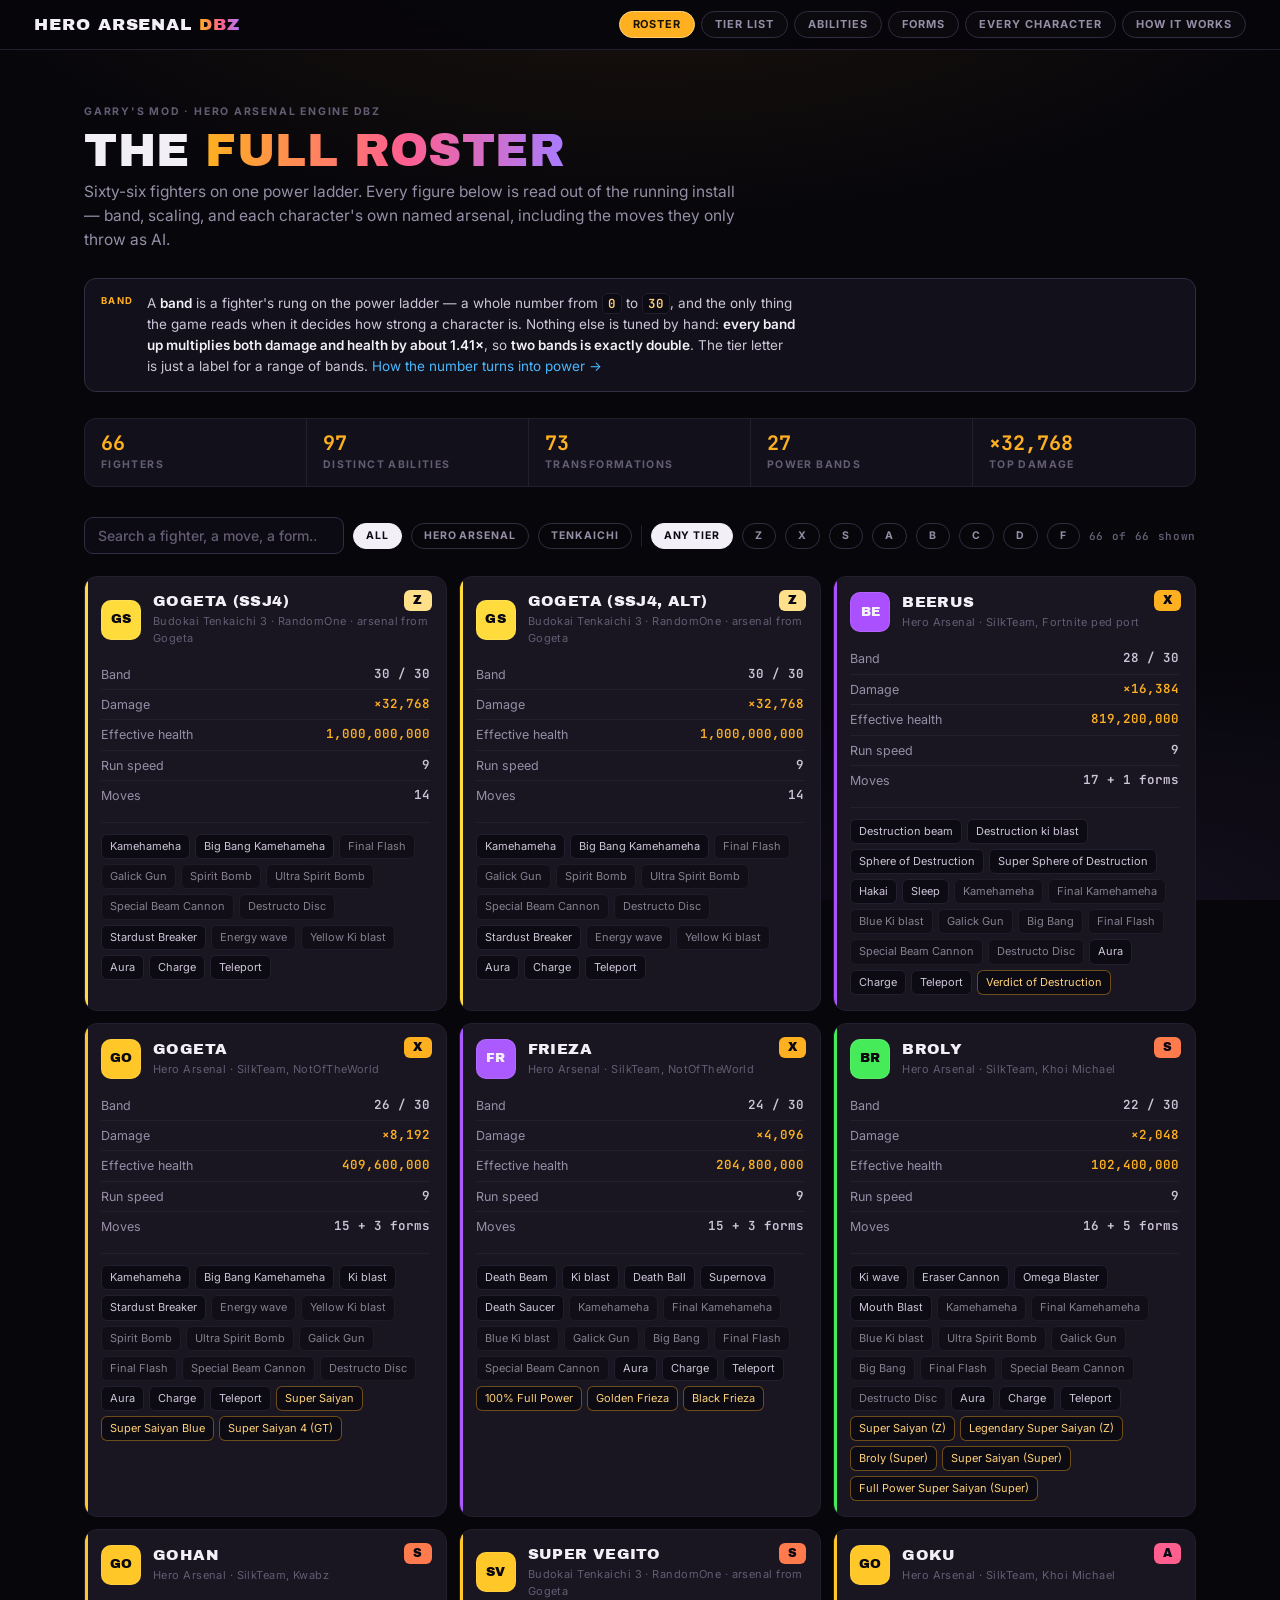
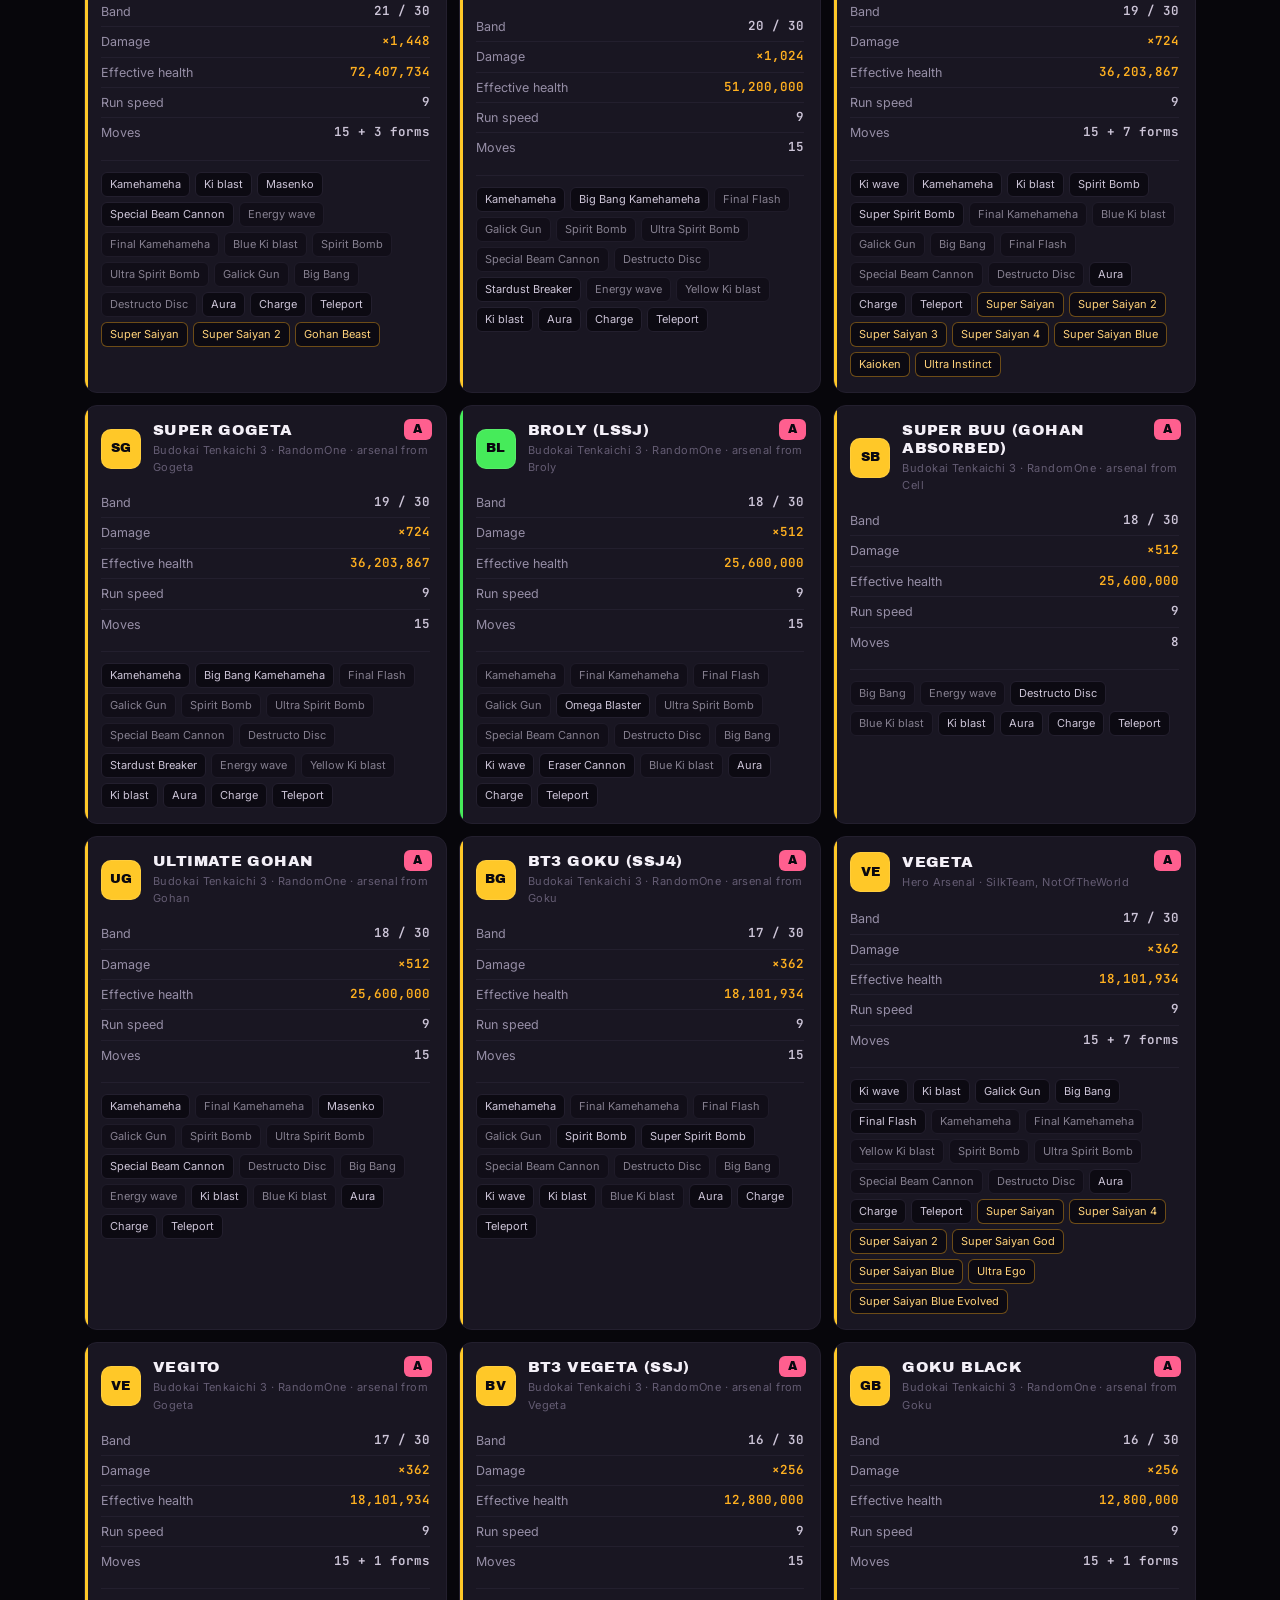
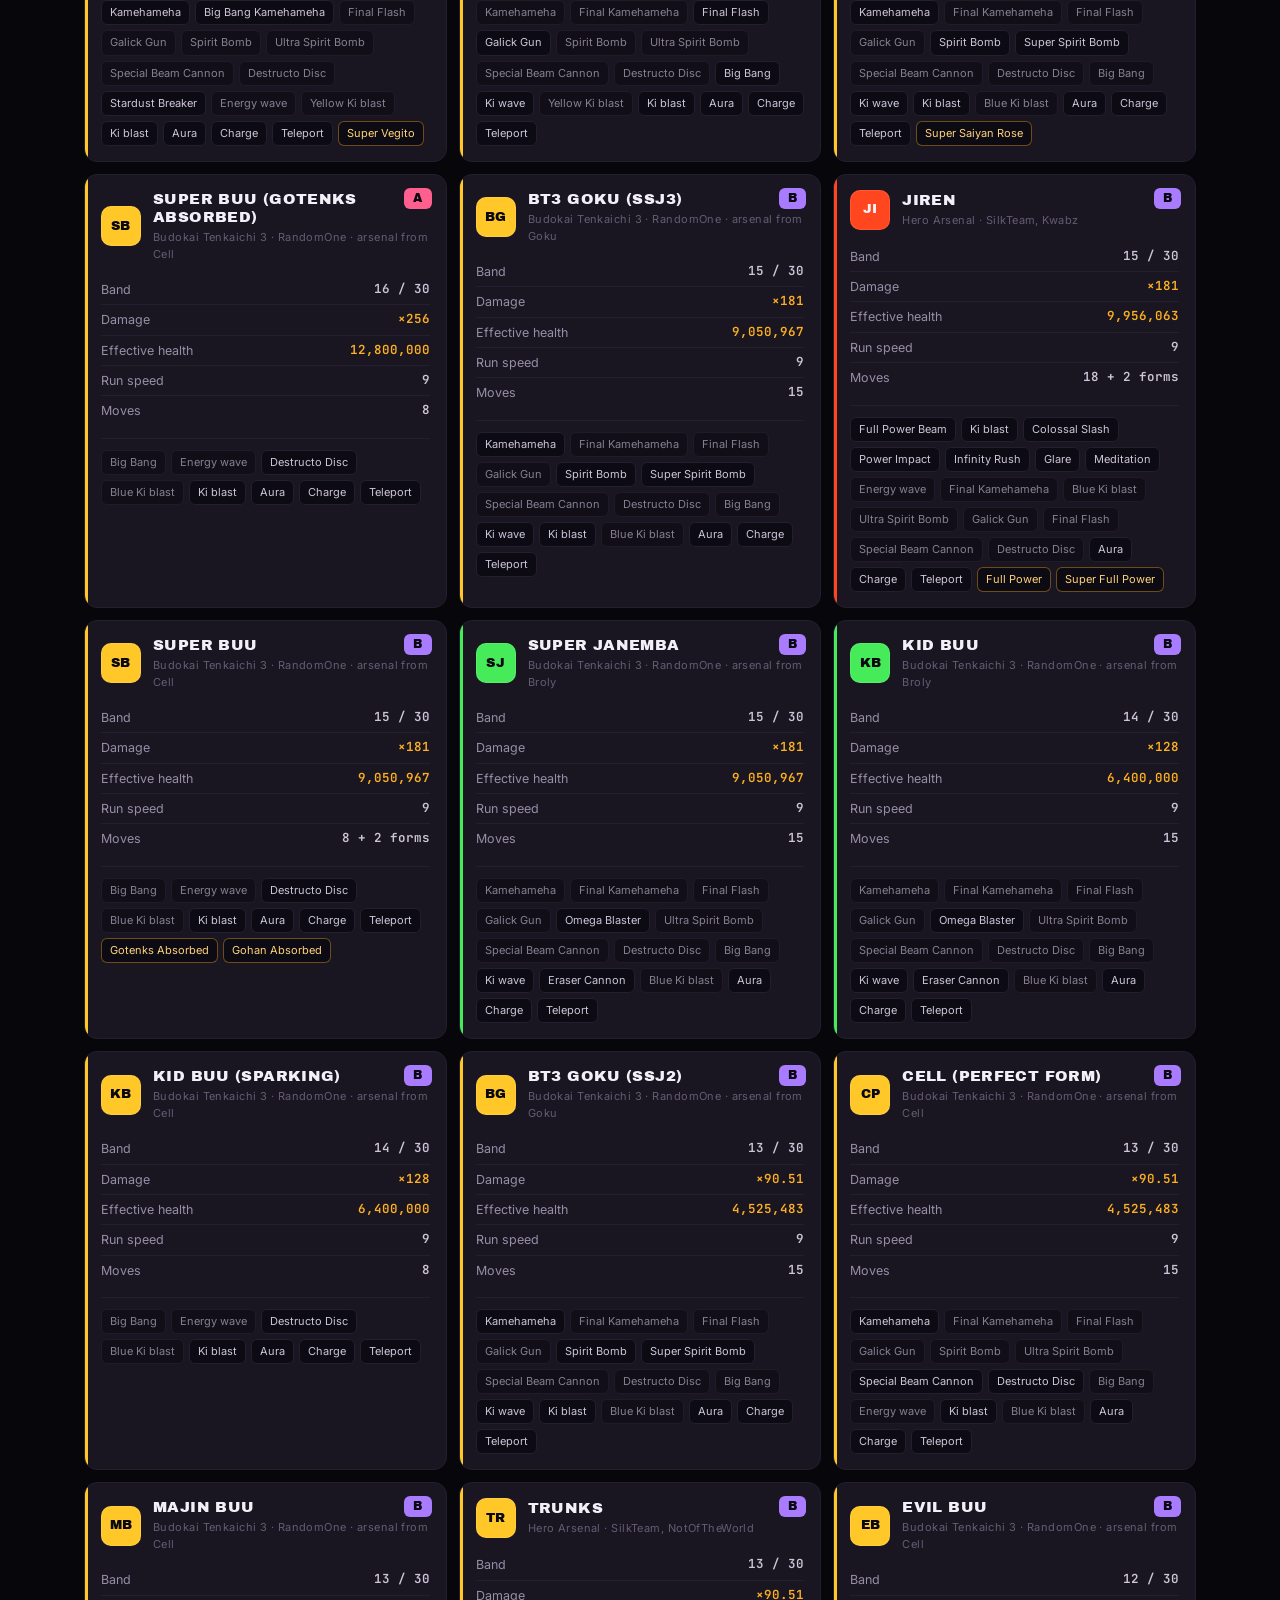
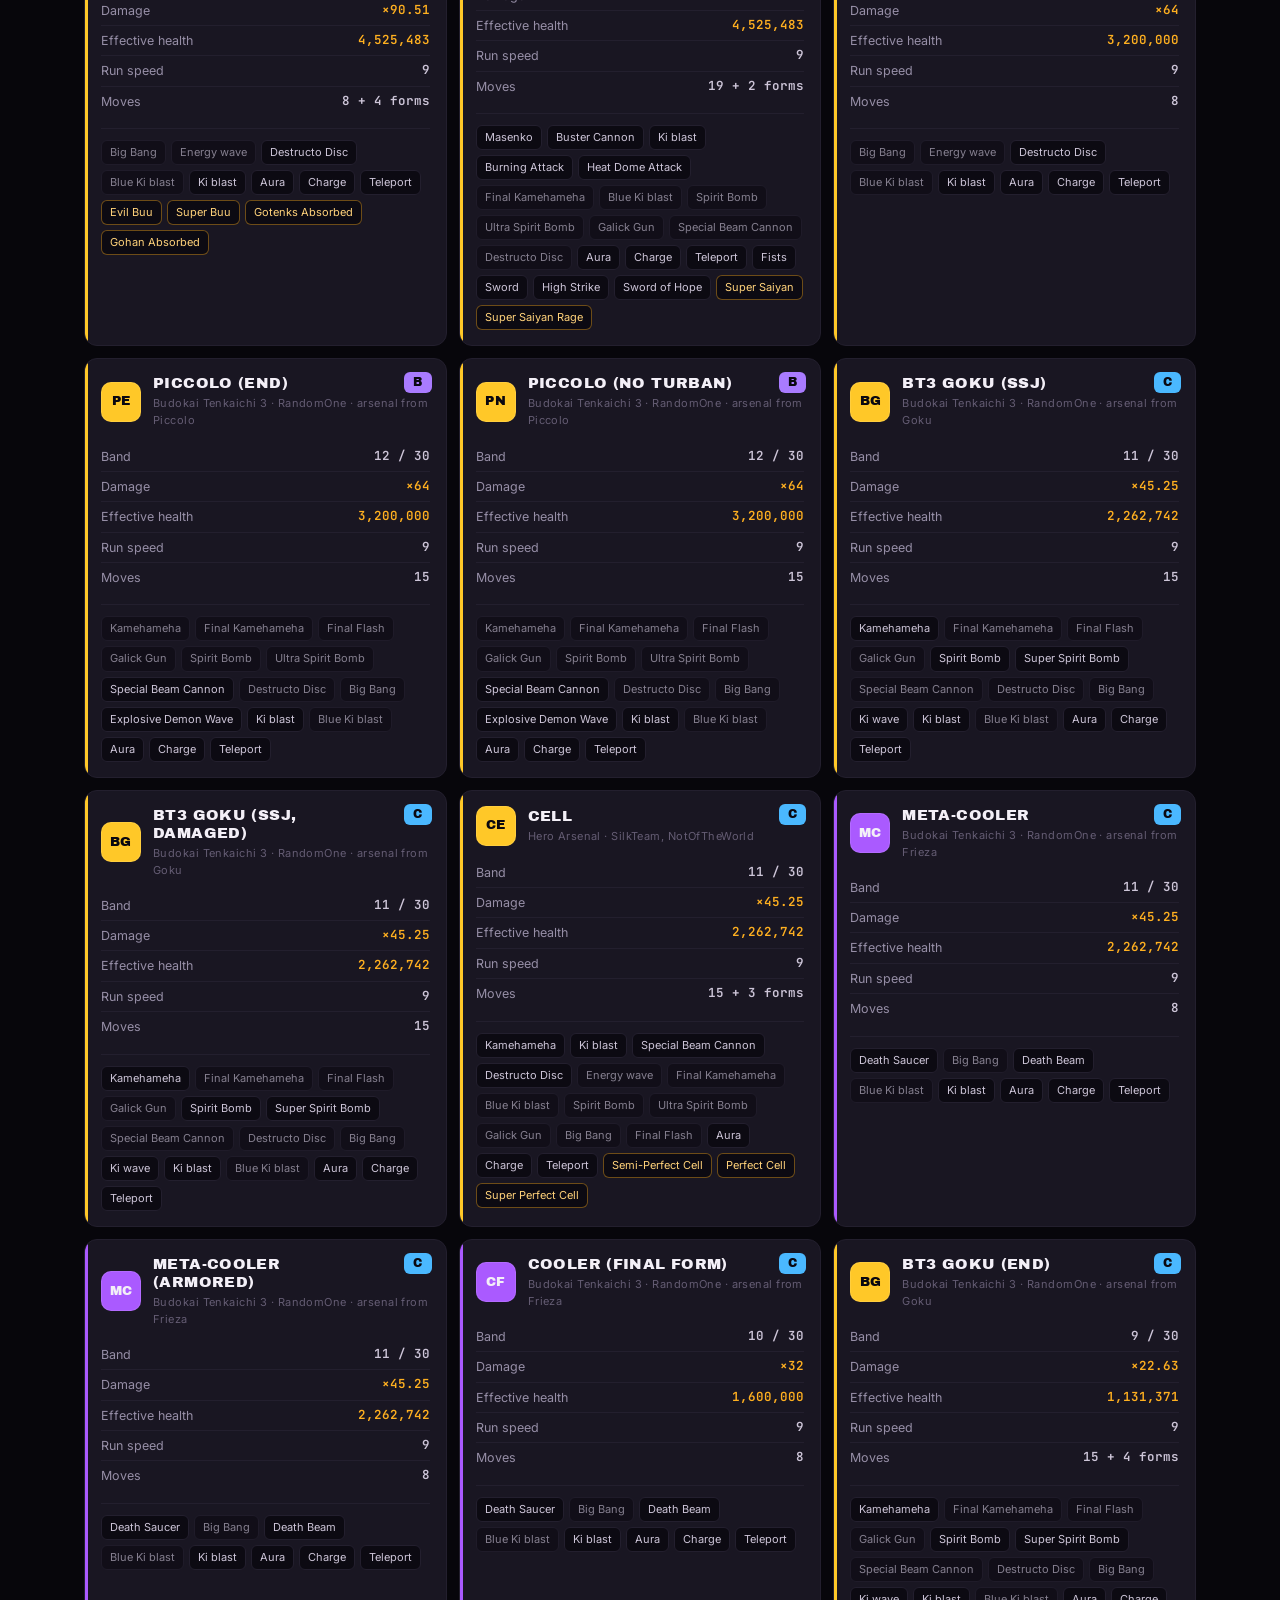
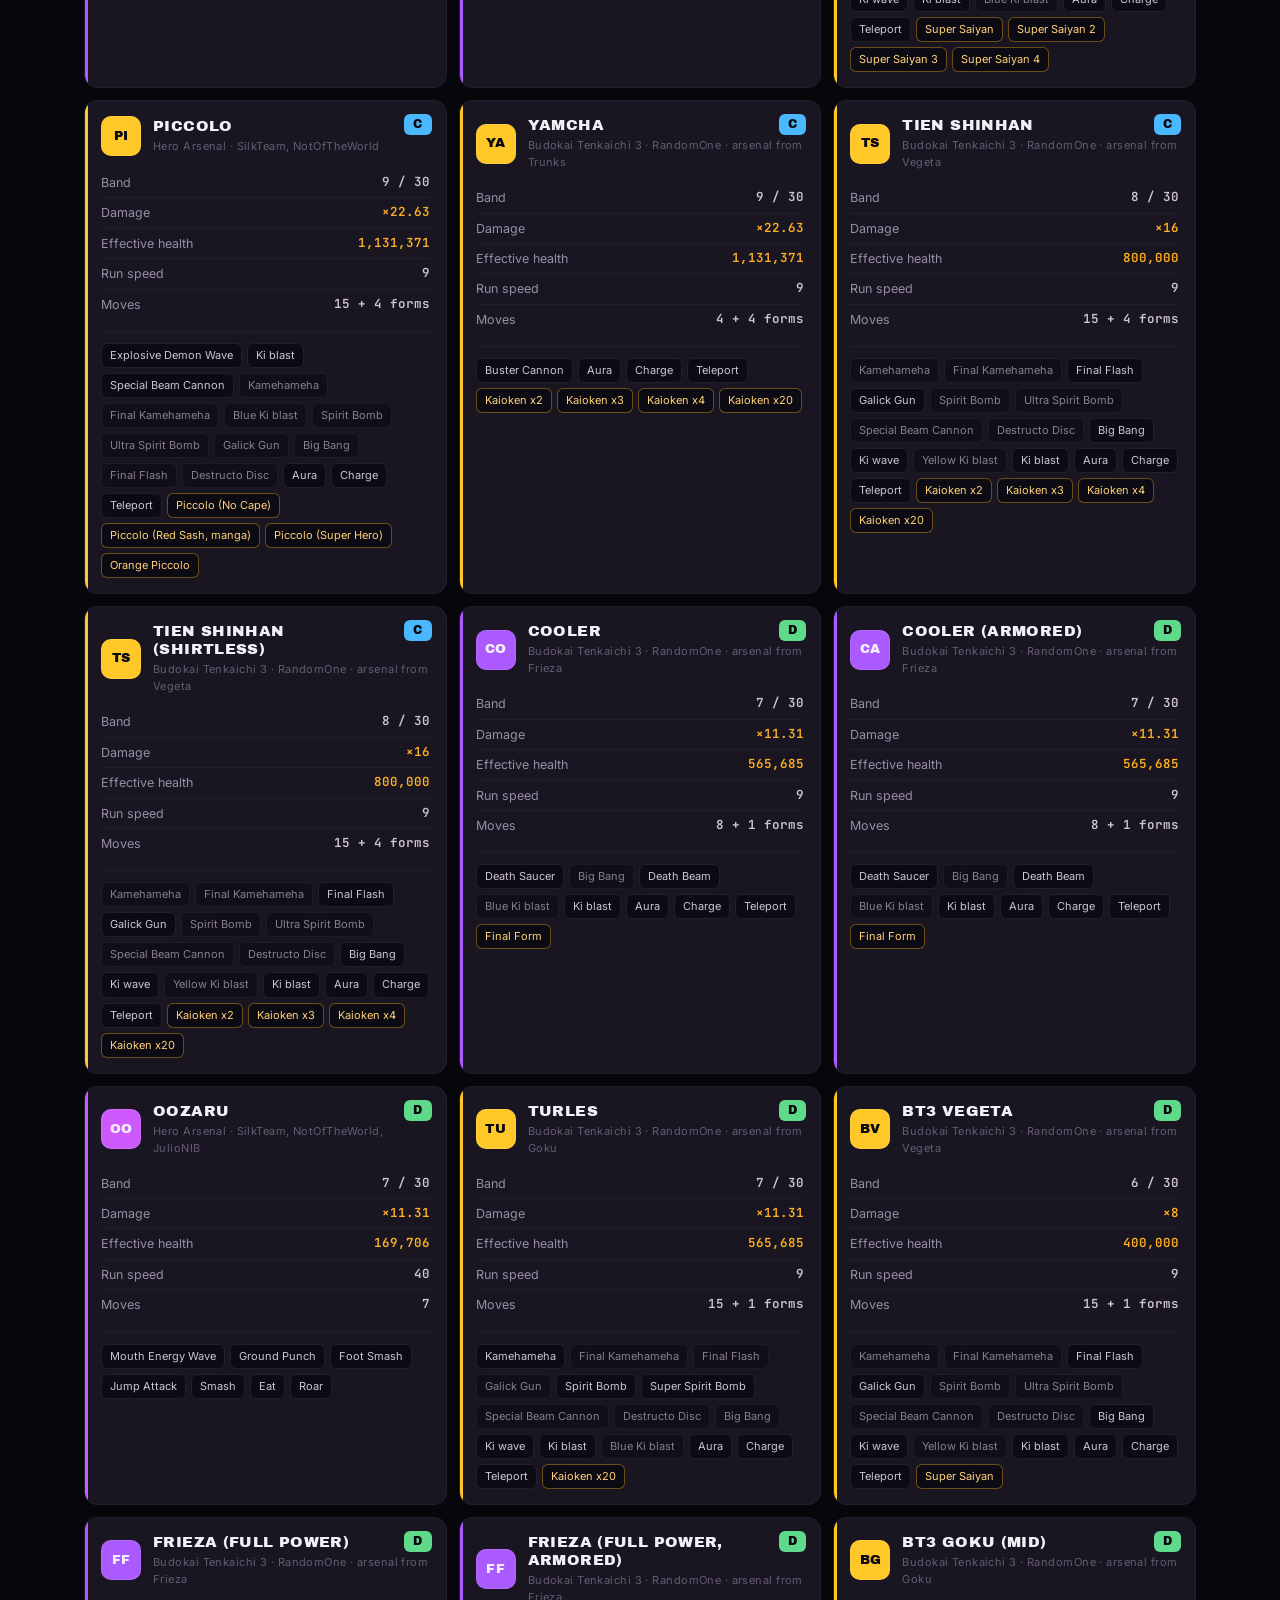
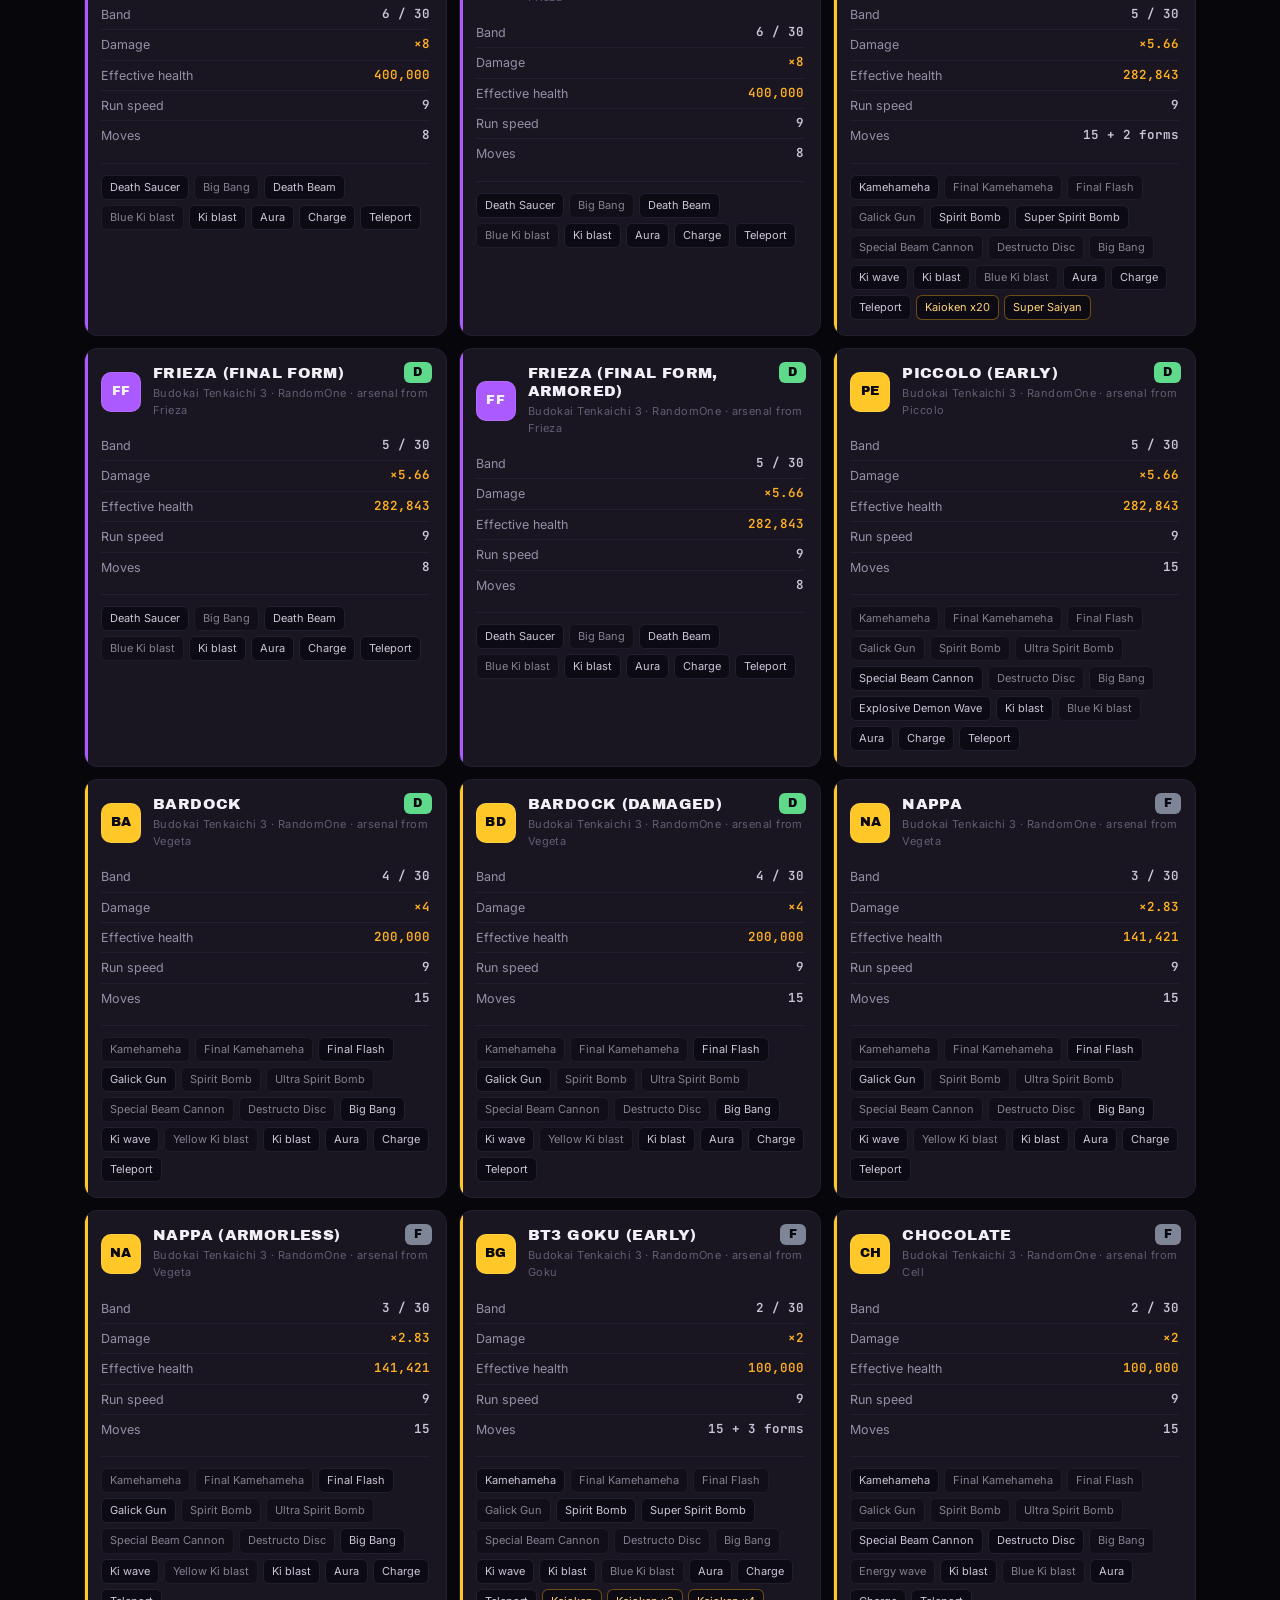
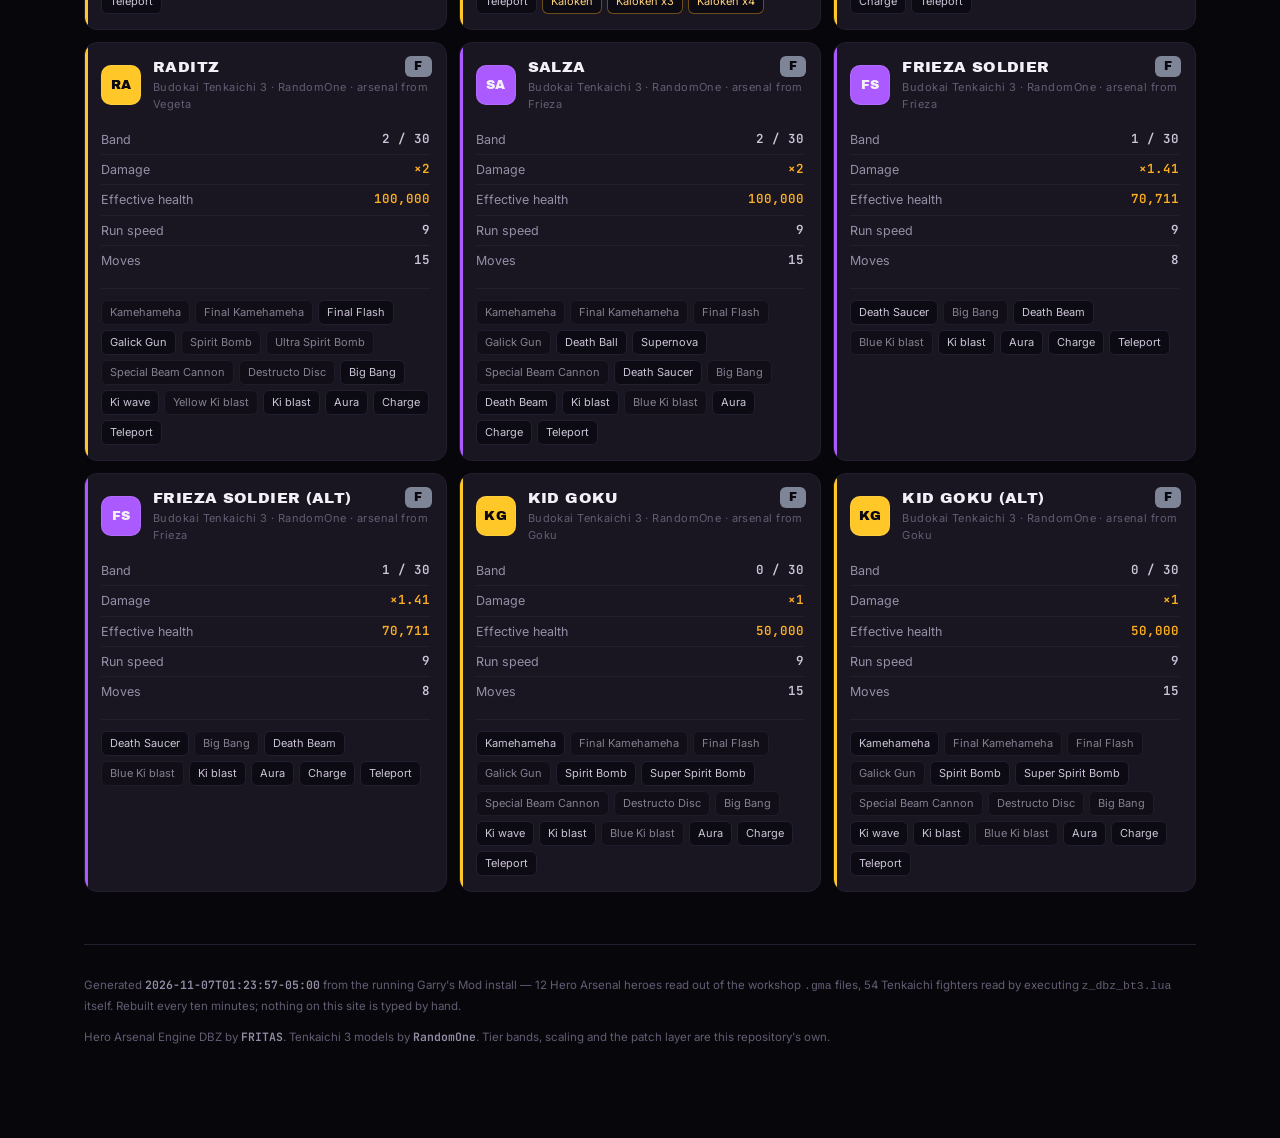
<file: docs/index.html>
<!doctype html>
<html lang="en" data-theme="dark">
<head>
<meta charset="utf-8">
<meta name="viewport" content="width=device-width,initial-scale=1">
<title>Hero Arsenal DBZ Roster</title>
<meta name="description" content="Every fighter, ability and tier in the Hero Arsenal DBZ roster, read straight out of the running Garry's Mod install.">
<meta name="color-scheme" content="dark">
<link rel="preconnect" href="https://fonts.gstatic.com" crossorigin>
<link rel="stylesheet" href="https://fonts.googleapis.com/css2?family=Archivo+Black&family=Inter:wght@400;500;600;700;800&family=JetBrains+Mono:wght@500;600;700&display=swap">
<style>/* ---------------------------------------------------------------------------
   Hero Arsenal DBZ -- one deliberately dark look.
   Palette is the roster's own: Super Saiyan gold is the accent because it is
   the colour the top of the ladder actually wears in game; Kamehameha blue
   carries the beams; Rose pink marks the danger figures. Neutrals are pushed
   violet rather than left pure grey so they sit under those three.
   Figures are set in a mono face on purpose -- this is a site about power
   levels, and the numbers have to line up in a column to be read.
--------------------------------------------------------------------------- */
:root{
  color-scheme:dark;
  --bg:#07060b; --bg-lift:#0c0a12; --panel:#12101a; --card:#191622;
  --line:#231f2e; --line-hi:#332c42;
  --ink:#f3eff7; --ink-2:#cdc5d8; --dim:#968ea6; --faint:#645c73;
  --ki:#ffb020; --ki-soft:#ffd27a; --beam:#4ab8ff; --rose:#ff5f8f;
  --namek:#5fd98a; --void:#a97bff;
  --grad:linear-gradient(90deg,var(--ki),var(--rose) 55%,var(--void));
  --display:'Archivo Black',Impact,'Haettenschweiler','Arial Narrow Bold',sans-serif;
  --body:Inter,ui-sans-serif,system-ui,-apple-system,'Segoe UI',sans-serif;
  --mono:'JetBrains Mono',ui-monospace,SFMono-Regular,Menlo,Consolas,monospace;
  --tierZ:#ffe08a; --tierX:#ffb020; --tierS:#ff7a4d; --tierA:#ff5f8f;
  --tierB:#a97bff; --tierC:#4ab8ff; --tierD:#5fd98a; --tierF:#7e8596;
}
*,*::before,*::after{box-sizing:border-box}
html{-webkit-text-size-adjust:100%}
body{
  margin:0;background:var(--bg);color:var(--ink);font-family:var(--body);
  font-size:15px;line-height:1.55;min-height:100vh;
  background-image:
    radial-gradient(ellipse 80% 50% at 50% -10%,rgba(255,176,32,.09),transparent 70%),
    radial-gradient(ellipse 60% 40% at 90% 100%,rgba(169,123,255,.07),transparent 70%);
  background-attachment:fixed;
}
img{max-width:100%;display:block}
a{color:var(--beam);text-decoration:none}
a:hover{text-decoration:underline}
:focus-visible{outline:2px solid var(--ki);outline-offset:2px;border-radius:4px}
@media (prefers-reduced-motion:reduce){*{animation:none!important;transition:none!important}}

/* --- bar ---------------------------------------------------------------- */
.bar{
  position:sticky;top:0;z-index:50;display:flex;align-items:center;
  gap:18px;flex-wrap:wrap;padding:11px clamp(14px,4vw,34px);
  background:rgba(7,6,11,.93);backdrop-filter:blur(14px);
  border-bottom:1px solid var(--line);
}
.brand{
  font:400 17px/1 var(--display);letter-spacing:.055em;text-transform:uppercase;
  white-space:nowrap;color:var(--ink);
}
.brand i{font-style:normal;background:var(--grad);-webkit-background-clip:text;background-clip:text;color:transparent}
.tabs{display:flex;gap:6px;flex-wrap:wrap;margin-left:auto}
.tabs a{
  padding:7px 13px;border-radius:999px;border:1px solid var(--line-hi);
  font:700 11px/1 var(--body);letter-spacing:.09em;text-transform:uppercase;
  color:var(--dim);background:rgba(255,255,255,.015);transition:color .14s,border-color .14s,background .14s;
}
.tabs a:hover{color:var(--ink);border-color:var(--faint);text-decoration:none}
.tabs a[aria-current="page"]{
  color:#1b1205;background:var(--ki);border-color:var(--ki-soft);
}

/* --- layout ------------------------------------------------------------- */
.wrap{max-width:1180px;margin:0 auto;padding:clamp(22px,4vw,46px) clamp(14px,4vw,34px) 80px}
.hd{margin:0 0 6px;font:400 clamp(28px,5.4vw,46px)/1.02 var(--display);
    letter-spacing:.012em;text-transform:uppercase;text-wrap:balance}
.hd em{font-style:normal;background:var(--grad);-webkit-background-clip:text;background-clip:text;color:transparent}
.sub{margin:0 0 26px;max-width:66ch;color:var(--dim);font-size:15.5px}
h2{margin:40px 0 14px;font:400 clamp(17px,2.6vw,21px)/1.15 var(--display);
   letter-spacing:.05em;text-transform:uppercase;color:var(--ink)}
h2:first-of-type{margin-top:28px}
.eyebrow{font:700 10.5px/1 var(--body);letter-spacing:.17em;text-transform:uppercase;color:var(--faint)}

/* --- meta strip --------------------------------------------------------- */
.strip{display:flex;flex-wrap:wrap;gap:0;margin:0 0 30px;
  border:1px solid var(--line);border-radius:12px;background:var(--panel);overflow:hidden}
.strip div{flex:1 1 128px;padding:13px 16px;border-right:1px solid var(--line)}
.strip div:last-child{border-right:0}
.strip b{display:block;font:400 20px/1.1 var(--mono);font-weight:700;color:var(--ki);
  font-variant-numeric:tabular-nums}
.strip span{display:block;margin-top:3px;font-size:10.5px;letter-spacing:.13em;
  text-transform:uppercase;color:var(--faint);font-weight:700}

/* --- controls ----------------------------------------------------------- */
.ctl{display:flex;gap:9px;flex-wrap:wrap;align-items:center;margin:0 0 22px}
.ctl input[type=search]{
  flex:1 1 230px;min-width:0;padding:9px 13px;border-radius:9px;
  border:1px solid var(--line-hi);background:var(--bg-lift);color:var(--ink);
  font:500 14px var(--body)}
.ctl input[type=search]::placeholder{color:var(--faint)}
.chip{
  padding:7px 12px;border-radius:999px;border:1px solid var(--line-hi);
  background:transparent;color:var(--dim);cursor:pointer;
  font:700 10.5px/1 var(--body);letter-spacing:.09em;text-transform:uppercase}
.chip:hover{color:var(--ink);border-color:var(--faint)}
.chip[aria-pressed="true"]{background:var(--ink);color:#0a0810;border-color:var(--ink)}
.count{margin-left:auto;font:600 11px var(--mono);color:var(--faint);
  letter-spacing:.06em;font-variant-numeric:tabular-nums}

/* --- sigil (a fighter's own aura colour, not decoration) ---------------- */
.sig{
  flex:none;display:grid;place-items:center;width:40px;height:40px;border-radius:10px;
  font:400 13px/1 var(--display);letter-spacing:.02em;color:#0a0810;
  background:var(--c,var(--ki));box-shadow:0 0 0 1px rgba(255,255,255,.1) inset;
}
.sig.sm{width:28px;height:28px;border-radius:8px;font-size:10px}

/* --- cards -------------------------------------------------------------- */
.grid{display:grid;gap:12px;grid-template-columns:repeat(auto-fill,minmax(285px,1fr))}
.card{
  border:1px solid var(--line);border-radius:13px;background:var(--card);
  padding:15px 16px;position:relative;overflow:hidden}
.card::before{content:"";position:absolute;inset:0 auto 0 0;width:3px;background:var(--c,var(--line-hi))}
.card h3{margin:0;font:400 15px/1.2 var(--display);letter-spacing:.025em;
  text-transform:uppercase;padding-right:46px}
/* The tier list links straight at a roster card, so say which one arrived:
   clear the sticky bar, then hold a ring on it long enough to be seen. */
.card[id]{scroll-margin-top:84px}
.card:target{border-color:var(--c,var(--ki));box-shadow:0 0 0 1px var(--c,var(--ki)),0 0 34px -8px var(--c,var(--ki))}
.card:target::before{width:5px}
/* No smooth-scroll here on purpose: a tier-list link can be sixty cards
   away, and animating that far reads as the page having lost its place. */
.card .top{display:flex;gap:12px;align-items:center;margin-bottom:12px}
.card .top>div{min-width:0;flex:1}
.card .who{margin-top:3px;font-size:11px;color:var(--faint);letter-spacing:.04em}
.tag{
  position:absolute;top:13px;right:14px;padding:3px 9px;border-radius:6px;
  font:400 12px/1.25 var(--display);letter-spacing:.04em;color:#0a0810;background:var(--t,var(--ki))}
.rows{display:grid;gap:0;margin:0;font-size:12.5px}
.rows div{display:flex;justify-content:space-between;gap:12px;
  padding:5px 0;border-top:1px solid var(--line)}
.rows div:first-child{border-top:0}
.rows dt,.rows span:first-child{color:var(--dim)}
.rows b{font:600 12.5px var(--mono);color:var(--ink-2);font-variant-numeric:tabular-nums;
  text-align:right;white-space:nowrap}
.rows b.hi{color:var(--ki)}
.moves{margin:12px 0 0;padding:11px 0 0;border-top:1px solid var(--line);
  display:flex;flex-wrap:wrap;gap:5px}
.mv{padding:3px 8px;border-radius:6px;background:var(--bg-lift);
  border:1px solid var(--line);font-size:11px;color:var(--ink-2);white-space:nowrap}
.mv.form{border-color:rgba(255,176,32,.4);color:var(--ki-soft)}
.mv.borrowed{opacity:.6}

/* --- tier rows ---------------------------------------------------------- */
.tier{display:flex;margin:0 0 11px;border:1px solid var(--line);border-radius:13px;
  background:var(--panel);overflow:hidden;min-height:84px}
.tier .let{
  flex:none;width:78px;display:grid;place-content:center;gap:2px;text-align:center;
  background:var(--t);color:#0a0810;padding:10px 4px}
.tier .let b{font:400 32px/1 var(--display);letter-spacing:.01em}
.tier .let span{font:700 9.5px/1 var(--body);letter-spacing:.1em;text-transform:uppercase;opacity:.72}
.tier .body{flex:1;min-width:0;padding:11px 14px;display:flex;flex-direction:column;gap:9px}
.tier .note{font-size:11.5px;color:var(--dim)}
.tier .note b{color:var(--ink-2);font:600 11.5px var(--mono)}
.tier .mem{display:flex;flex-wrap:wrap;gap:6px}
.tier .empty{color:var(--faint);font-size:12px;font-style:italic}
.fchip{
  display:flex;align-items:center;gap:7px;padding:4px 10px 4px 4px;border-radius:999px;
  background:var(--bg-lift);border:1px solid var(--line);font-size:12.5px;color:var(--ink-2);
  max-width:100%}
.fchip:hover{border-color:var(--faint);text-decoration:none;color:var(--ink)}
.fchip .nm{white-space:nowrap;overflow:hidden;text-overflow:ellipsis}
.fchip .bd{font:600 10.5px var(--mono);color:var(--faint);font-variant-numeric:tabular-nums}

/* --- tables ------------------------------------------------------------- */
.tscroll{overflow-x:auto;border:1px solid var(--line);border-radius:12px;background:var(--panel)}
table{border-collapse:collapse;width:100%;font-size:13px;min-width:580px}
th,td{padding:9px 13px;text-align:left;border-bottom:1px solid var(--line);vertical-align:top}
th{font:700 10px var(--body);letter-spacing:.12em;text-transform:uppercase;
  color:var(--faint);background:var(--bg-lift);position:sticky;top:0;white-space:nowrap}
tr:last-child td{border-bottom:0}
td.n{font:600 13px var(--mono);font-variant-numeric:tabular-nums;text-align:right;white-space:nowrap}
tbody tr:hover td{background:rgba(255,255,255,.018)}

/* --- prose -------------------------------------------------------------- */
.prose{max-width:68ch}
.prose p{margin:0 0 14px;color:var(--ink-2)}
.prose code{font:600 12.5px var(--mono);background:var(--bg-lift);
  border:1px solid var(--line);border-radius:5px;padding:1px 5px;color:var(--ki-soft)}
.prose ul{margin:0 0 16px;padding-left:20px;color:var(--ink-2)}
.prose li{margin:0 0 7px}
.panel{border:1px solid var(--line);border-radius:12px;background:var(--panel);
  padding:16px 18px;margin:0 0 18px}
.foot{margin-top:52px;padding-top:18px;border-top:1px solid var(--line);
  color:var(--faint);font-size:11.5px;line-height:1.75}
.foot b{color:var(--dim);font-family:var(--mono);font-weight:600}
.hidden{display:none!important}

@media (max-width:700px){
  .bar{gap:10px;padding:9px 13px}
  .tabs{margin-left:0;width:100%;overflow-x:auto;flex-wrap:nowrap;
    scrollbar-width:none;-webkit-overflow-scrolling:touch}
  .tabs::-webkit-scrollbar{display:none}
  .tabs a{flex:none}
  .tier .let{width:58px}
  .tier .let b{font-size:25px}
  .strip div{flex:1 1 50%}
  .count{margin-left:0;width:100%}
}

/* --- the census: every character installed, grouped by the pack that -----
   shipped it.  Deliberately NOT the roster card treatment: these are a
   thousand-plus names with almost nothing declared about them, so the unit
   is a dense pill, and the pack header carries what little provenance the
   .gma archive actually knows. */
.pack{margin:0 0 10px;border:1px solid var(--line);border-radius:12px;
  background:var(--panel);overflow:hidden}
.pack>h3{display:flex;align-items:baseline;gap:10px;flex-wrap:wrap;margin:0;
  padding:10px 14px;border-bottom:1px solid var(--line);background:var(--bg-lift);
  font:400 13.5px/1.25 var(--display);letter-spacing:.02em;color:var(--ink)}
.pack>h3 a{font:600 10.5px var(--mono);color:var(--faint)}
.pack>h3 .cnt{margin-left:auto;font:700 9.5px var(--body);letter-spacing:.11em;
  text-transform:uppercase;color:var(--faint);white-space:nowrap}
.pack .mem{display:flex;flex-wrap:wrap;gap:6px;padding:12px 14px}
.nchip{display:flex;align-items:center;gap:7px;max-width:100%;
  padding:4px 10px;border-radius:999px;background:var(--bg-lift);
  border:1px solid var(--line);font-size:12.5px;color:var(--ink-2)}
.nchip .dot{flex:none;width:7px;height:7px;border-radius:50%;background:var(--f)}
.nchip .nm{white-space:nowrap;overflow:hidden;text-overflow:ellipsis}
.nchip .hp{font:600 10.5px var(--mono);color:var(--faint);
  font-variant-numeric:tabular-nums}
/* A pack that never declared PrintName gets its class name title-cased, and
   says so rather than passing the guess off as the author's own wording. */
.nchip.guessed .nm{font-style:italic;color:var(--dim)}

/* --- the band explainer ------------------------------------------------- */
.define{display:flex;gap:14px;align-items:flex-start;margin:0 0 26px;padding:14px 16px;
  border:1px solid var(--line-hi);border-radius:12px;background:var(--panel)}
.define .k{flex:none;font:700 9.5px/1 var(--body);letter-spacing:.14em;
  text-transform:uppercase;color:var(--ki);padding-top:3px}
.define p{margin:0;font-size:13.5px;color:var(--ink-2);max-width:72ch}
.define b{color:var(--ink);font-weight:600}
.define code{font:600 12.5px var(--mono);background:var(--bg-lift);
  border:1px solid var(--line);border-radius:5px;padding:1px 5px;color:var(--ki-soft)}
h2[id]{scroll-margin-top:84px}
/* Which of a pack's twenty same-named classes this pill actually is. */
.nchip .var{font:600 10px var(--mono);color:var(--void);opacity:.85;
  white-space:nowrap;max-width:14ch;overflow:hidden;text-overflow:ellipsis}
</style>
</head>
<body>
<header class="bar">
  <span class="brand">Hero Arsenal <i>DBZ</i></span>
  <nav class="tabs" aria-label="Sections"><a href="index.html" aria-current="page">Roster</a><a href="tiers.html">Tier List</a><a href="abilities.html">Abilities</a><a href="forms.html">Forms</a><a href="characters.html">Every Character</a><a href="about.html">How It Works</a></nav>
</header>
<main class="wrap">
<p class="eyebrow">Garry&#39;s Mod &middot; Hero Arsenal Engine DBZ</p>
<h1 class="hd">The <em>full roster</em></h1>
<p class="sub">Sixty-six fighters on one power ladder. Every figure below is
read out of the running install &mdash; band, scaling, and each character&#39;s
own named arsenal, including the moves they only throw as AI.</p>
<section class="define">
<span class="k">Band</span>
<p>A <b>band</b> is a fighter&#39;s rung on the power ladder &mdash; a whole
number from <code>0</code> to <code>30</code>, and the only thing the game
reads when it decides how strong a character is. Nothing else is tuned by
hand: <b>every band up multiplies both damage and health by about
1.41&times;</b>, so <b>two bands is exactly double</b>. The
tier letter is just a label for a range of bands.
<a href="tiers.html#band">How the number turns into power &rarr;</a></p>
</section>
<section class="strip"><div><b>66</b><span>fighters</span></div><div><b>97</b><span>distinct abilities</span></div><div><b>73</b><span>transformations</span></div><div><b>27</b><span>power bands</span></div><div><b>×32,768</b><span>top damage</span></div></section>
<div class="ctl">
  <input type="search" id="q" placeholder="Search a fighter, a move, a form&hellip;" aria-label="Search fighters">
  <button class="chip" data-k="src" data-v="" aria-pressed="true">All</button>
  <button class="chip" data-k="src" data-v="fritas">Hero Arsenal</button>
  <button class="chip" data-k="src" data-v="bt3">Tenkaichi</button>
  <span style="width:1px;height:22px;background:var(--line)"></span>
  <button class="chip" data-k="tier" data-v="" aria-pressed="true">Any tier</button>
  <button class="chip" data-k="tier" data-v="Z">Z</button><button class="chip" data-k="tier" data-v="X">X</button><button class="chip" data-k="tier" data-v="S">S</button><button class="chip" data-k="tier" data-v="A">A</button><button class="chip" data-k="tier" data-v="B">B</button><button class="chip" data-k="tier" data-v="C">C</button><button class="chip" data-k="tier" data-v="D">D</button><button class="chip" data-k="tier" data-v="F">F</button>
  <span class="count" id="count" role="status"></span>
</div>
<div class="grid"><article class="card" id="bt3_gogeta_ssj4"
  style="--c:rgb(255,220,60)" data-s="gogeta (ssj4) budokai tenkaichi 3 z kamehameha big bang kamehameha final flash galick gun spirit bomb ultra spirit bomb special beam cannon destructo disc stardust breaker energy wave yellow ki blast aura charge teleport"
  data-src="bt3" data-tier="Z">
  <span class="tag" style="--t:var(--tierZ)">Z</span>
  <div class="top"><span class="sig" style="--c:rgb(255,220,60);color:#0a0810" aria-hidden="true">GS</span><div><h3>Gogeta (SSJ4)</h3>
    <div class="who">Budokai Tenkaichi 3 &middot; RandomOne &middot; arsenal from Gogeta</div></div></div>
  <div class="rows"><div><span>Band</span><b>30 / 30</b></div><div><span>Damage</span><b class="hi">×32,768</b></div><div><span>Effective health</span><b class="hi">1,000,000,000</b></div><div><span>Run speed</span><b>9</b></div><div><span>Moves</span><b>14</b></div></div>
  <div class="moves"><span class="mv" title="Beam">Kamehameha</span><span class="mv" title="Beam">Big Bang Kamehameha</span><span class="mv borrowed" title="Beam">Final Flash</span><span class="mv borrowed" title="Beam">Galick Gun</span><span class="mv borrowed" title="Projectile">Spirit Bomb</span><span class="mv borrowed" title="Projectile">Ultra Spirit Bomb</span><span class="mv borrowed" title="Beam">Special Beam Cannon</span><span class="mv borrowed" title="Projectile">Destructo Disc</span><span class="mv" title="Projectile">Stardust Breaker</span><span class="mv borrowed" title="Beam">Energy wave</span><span class="mv borrowed" title="Projectile">Yellow Ki blast</span><span class="mv" title="Toggle">Aura</span><span class="mv" title="Buff">Charge</span><span class="mv" title="Movement">Teleport</span></div>
</article><article class="card" id="bt3_gogeta_ssj4_alt"
  style="--c:rgb(255,220,60)" data-s="gogeta (ssj4, alt) budokai tenkaichi 3 z kamehameha big bang kamehameha final flash galick gun spirit bomb ultra spirit bomb special beam cannon destructo disc stardust breaker energy wave yellow ki blast aura charge teleport"
  data-src="bt3" data-tier="Z">
  <span class="tag" style="--t:var(--tierZ)">Z</span>
  <div class="top"><span class="sig" style="--c:rgb(255,220,60);color:#0a0810" aria-hidden="true">GS</span><div><h3>Gogeta (SSJ4, Alt)</h3>
    <div class="who">Budokai Tenkaichi 3 &middot; RandomOne &middot; arsenal from Gogeta</div></div></div>
  <div class="rows"><div><span>Band</span><b>30 / 30</b></div><div><span>Damage</span><b class="hi">×32,768</b></div><div><span>Effective health</span><b class="hi">1,000,000,000</b></div><div><span>Run speed</span><b>9</b></div><div><span>Moves</span><b>14</b></div></div>
  <div class="moves"><span class="mv" title="Beam">Kamehameha</span><span class="mv" title="Beam">Big Bang Kamehameha</span><span class="mv borrowed" title="Beam">Final Flash</span><span class="mv borrowed" title="Beam">Galick Gun</span><span class="mv borrowed" title="Projectile">Spirit Bomb</span><span class="mv borrowed" title="Projectile">Ultra Spirit Bomb</span><span class="mv borrowed" title="Beam">Special Beam Cannon</span><span class="mv borrowed" title="Projectile">Destructo Disc</span><span class="mv" title="Projectile">Stardust Breaker</span><span class="mv borrowed" title="Beam">Energy wave</span><span class="mv borrowed" title="Projectile">Yellow Ki blast</span><span class="mv" title="Toggle">Aura</span><span class="mv" title="Buff">Charge</span><span class="mv" title="Movement">Teleport</span></div>
</article><article class="card" id="beerus_dbz"
  style="--c:rgb(170,80,255)" data-s="beerus hero arsenal x destruction beam destruction ki blast sphere of destruction super sphere of destruction hakai sleep kamehameha final kamehameha blue ki blast galick gun big bang final flash special beam cannon destructo disc aura charge teleport verdict of destruction"
  data-src="fritas" data-tier="X">
  <span class="tag" style="--t:var(--tierX)">X</span>
  <div class="top"><span class="sig" style="--c:rgb(170,80,255);color:#f3eff7" aria-hidden="true">BE</span><div><h3>Beerus</h3>
    <div class="who">Hero Arsenal &middot; SilkTeam, Fortnite ped port</div></div></div>
  <div class="rows"><div><span>Band</span><b>28 / 30</b></div><div><span>Damage</span><b class="hi">×16,384</b></div><div><span>Effective health</span><b class="hi">819,200,000</b></div><div><span>Run speed</span><b>9</b></div><div><span>Moves</span><b>17 + 1 forms</b></div></div>
  <div class="moves"><span class="mv" title="Beam">Destruction beam</span><span class="mv" title="Projectile">Destruction ki blast</span><span class="mv" title="Projectile">Sphere of Destruction</span><span class="mv" title="Projectile">Super Sphere of Destruction</span><span class="mv" title="Erasure">Hakai</span><span class="mv" title="Buff">Sleep</span><span class="mv borrowed" title="Beam">Kamehameha</span><span class="mv borrowed" title="Beam">Final Kamehameha</span><span class="mv borrowed" title="Projectile">Blue Ki blast</span><span class="mv borrowed" title="Beam">Galick Gun</span><span class="mv borrowed" title="Projectile">Big Bang</span><span class="mv borrowed" title="Beam">Final Flash</span><span class="mv borrowed" title="Beam">Special Beam Cannon</span><span class="mv borrowed" title="Projectile">Destructo Disc</span><span class="mv" title="Toggle">Aura</span><span class="mv" title="Buff">Charge</span><span class="mv" title="Movement">Teleport</span><span class="mv form">Verdict of Destruction</span></div>
</article><article class="card" id="gogeta_dbz"
  style="--c:rgb(255,200,40)" data-s="gogeta hero arsenal x kamehameha big bang kamehameha ki blast stardust breaker energy wave yellow ki blast spirit bomb ultra spirit bomb galick gun final flash special beam cannon destructo disc aura charge teleport super saiyan super saiyan blue super saiyan 4 (gt)"
  data-src="fritas" data-tier="X">
  <span class="tag" style="--t:var(--tierX)">X</span>
  <div class="top"><span class="sig" style="--c:rgb(255,200,40);color:#0a0810" aria-hidden="true">GO</span><div><h3>Gogeta</h3>
    <div class="who">Hero Arsenal &middot; SilkTeam, NotOfTheWorld</div></div></div>
  <div class="rows"><div><span>Band</span><b>26 / 30</b></div><div><span>Damage</span><b class="hi">×8,192</b></div><div><span>Effective health</span><b class="hi">409,600,000</b></div><div><span>Run speed</span><b>9</b></div><div><span>Moves</span><b>15 + 3 forms</b></div></div>
  <div class="moves"><span class="mv" title="Beam">Kamehameha</span><span class="mv" title="Beam">Big Bang Kamehameha</span><span class="mv" title="Projectile">Ki blast</span><span class="mv" title="Projectile">Stardust Breaker</span><span class="mv borrowed" title="Beam">Energy wave</span><span class="mv borrowed" title="Projectile">Yellow Ki blast</span><span class="mv borrowed" title="Projectile">Spirit Bomb</span><span class="mv borrowed" title="Projectile">Ultra Spirit Bomb</span><span class="mv borrowed" title="Beam">Galick Gun</span><span class="mv borrowed" title="Beam">Final Flash</span><span class="mv borrowed" title="Beam">Special Beam Cannon</span><span class="mv borrowed" title="Projectile">Destructo Disc</span><span class="mv" title="Toggle">Aura</span><span class="mv" title="Buff">Charge</span><span class="mv" title="Movement">Teleport</span><span class="mv form">Super Saiyan</span><span class="mv form">Super Saiyan Blue</span><span class="mv form">Super Saiyan 4 (GT)</span></div>
</article><article class="card" id="frieza_dbz"
  style="--c:rgb(170,90,255)" data-s="frieza hero arsenal x death beam ki blast death ball supernova death saucer kamehameha final kamehameha blue ki blast galick gun big bang final flash special beam cannon aura charge teleport 100% full power golden frieza black frieza"
  data-src="fritas" data-tier="X">
  <span class="tag" style="--t:var(--tierX)">X</span>
  <div class="top"><span class="sig" style="--c:rgb(170,90,255);color:#f3eff7" aria-hidden="true">FR</span><div><h3>Frieza</h3>
    <div class="who">Hero Arsenal &middot; SilkTeam, NotOfTheWorld</div></div></div>
  <div class="rows"><div><span>Band</span><b>24 / 30</b></div><div><span>Damage</span><b class="hi">×4,096</b></div><div><span>Effective health</span><b class="hi">204,800,000</b></div><div><span>Run speed</span><b>9</b></div><div><span>Moves</span><b>15 + 3 forms</b></div></div>
  <div class="moves"><span class="mv" title="Beam">Death Beam</span><span class="mv" title="Projectile">Ki blast</span><span class="mv" title="Projectile">Death Ball</span><span class="mv" title="Projectile">Supernova</span><span class="mv" title="Projectile">Death Saucer</span><span class="mv borrowed" title="Beam">Kamehameha</span><span class="mv borrowed" title="Beam">Final Kamehameha</span><span class="mv borrowed" title="Projectile">Blue Ki blast</span><span class="mv borrowed" title="Beam">Galick Gun</span><span class="mv borrowed" title="Projectile">Big Bang</span><span class="mv borrowed" title="Beam">Final Flash</span><span class="mv borrowed" title="Beam">Special Beam Cannon</span><span class="mv" title="Toggle">Aura</span><span class="mv" title="Buff">Charge</span><span class="mv" title="Movement">Teleport</span><span class="mv form">100% Full Power</span><span class="mv form">Golden Frieza</span><span class="mv form">Black Frieza</span></div>
</article><article class="card" id="broly_sparking_zero"
  style="--c:rgb(70,235,90)" data-s="broly hero arsenal s ki wave eraser cannon omega blaster mouth blast kamehameha final kamehameha blue ki blast ultra spirit bomb galick gun big bang final flash special beam cannon destructo disc aura charge teleport super saiyan (z) legendary super saiyan (z) broly (super) super saiyan (super) full power super saiyan (super)"
  data-src="fritas" data-tier="S">
  <span class="tag" style="--t:var(--tierS)">S</span>
  <div class="top"><span class="sig" style="--c:rgb(70,235,90);color:#0a0810" aria-hidden="true">BR</span><div><h3>Broly</h3>
    <div class="who">Hero Arsenal &middot; SilkTeam, Khoi Michael</div></div></div>
  <div class="rows"><div><span>Band</span><b>22 / 30</b></div><div><span>Damage</span><b class="hi">×2,048</b></div><div><span>Effective health</span><b class="hi">102,400,000</b></div><div><span>Run speed</span><b>9</b></div><div><span>Moves</span><b>16 + 5 forms</b></div></div>
  <div class="moves"><span class="mv" title="Beam">Ki wave</span><span class="mv" title="Projectile">Eraser Cannon</span><span class="mv" title="Projectile">Omega Blaster</span><span class="mv" title="Beam">Mouth Blast</span><span class="mv borrowed" title="Beam">Kamehameha</span><span class="mv borrowed" title="Beam">Final Kamehameha</span><span class="mv borrowed" title="Projectile">Blue Ki blast</span><span class="mv borrowed" title="Projectile">Ultra Spirit Bomb</span><span class="mv borrowed" title="Beam">Galick Gun</span><span class="mv borrowed" title="Projectile">Big Bang</span><span class="mv borrowed" title="Beam">Final Flash</span><span class="mv borrowed" title="Beam">Special Beam Cannon</span><span class="mv borrowed" title="Projectile">Destructo Disc</span><span class="mv" title="Toggle">Aura</span><span class="mv" title="Buff">Charge</span><span class="mv" title="Movement">Teleport</span><span class="mv form">Super Saiyan (Z)</span><span class="mv form">Legendary Super Saiyan (Z)</span><span class="mv form">Broly (Super)</span><span class="mv form">Super Saiyan (Super)</span><span class="mv form">Full Power Super Saiyan (Super)</span></div>
</article><article class="card" id="gohan_dbz"
  style="--c:rgb(255,200,40)" data-s="gohan hero arsenal s kamehameha ki blast masenko special beam cannon energy wave final kamehameha blue ki blast spirit bomb ultra spirit bomb galick gun big bang destructo disc aura charge teleport super saiyan super saiyan 2 gohan beast"
  data-src="fritas" data-tier="S">
  <span class="tag" style="--t:var(--tierS)">S</span>
  <div class="top"><span class="sig" style="--c:rgb(255,200,40);color:#0a0810" aria-hidden="true">GO</span><div><h3>Gohan</h3>
    <div class="who">Hero Arsenal &middot; SilkTeam, Kwabz</div></div></div>
  <div class="rows"><div><span>Band</span><b>21 / 30</b></div><div><span>Damage</span><b class="hi">×1,448</b></div><div><span>Effective health</span><b class="hi">72,407,734</b></div><div><span>Run speed</span><b>9</b></div><div><span>Moves</span><b>15 + 3 forms</b></div></div>
  <div class="moves"><span class="mv" title="Beam">Kamehameha</span><span class="mv" title="Projectile">Ki blast</span><span class="mv" title="Beam">Masenko</span><span class="mv" title="Beam">Special Beam Cannon</span><span class="mv borrowed" title="Beam">Energy wave</span><span class="mv borrowed" title="Beam">Final Kamehameha</span><span class="mv borrowed" title="Projectile">Blue Ki blast</span><span class="mv borrowed" title="Projectile">Spirit Bomb</span><span class="mv borrowed" title="Projectile">Ultra Spirit Bomb</span><span class="mv borrowed" title="Beam">Galick Gun</span><span class="mv borrowed" title="Projectile">Big Bang</span><span class="mv borrowed" title="Projectile">Destructo Disc</span><span class="mv" title="Toggle">Aura</span><span class="mv" title="Buff">Charge</span><span class="mv" title="Movement">Teleport</span><span class="mv form">Super Saiyan</span><span class="mv form">Super Saiyan 2</span><span class="mv form">Gohan Beast</span></div>
</article><article class="card" id="bt3_vegito_super"
  style="--c:rgb(255,200,40)" data-s="super vegito budokai tenkaichi 3 s kamehameha big bang kamehameha final flash galick gun spirit bomb ultra spirit bomb special beam cannon destructo disc stardust breaker energy wave yellow ki blast ki blast aura charge teleport"
  data-src="bt3" data-tier="S">
  <span class="tag" style="--t:var(--tierS)">S</span>
  <div class="top"><span class="sig" style="--c:rgb(255,200,40);color:#0a0810" aria-hidden="true">SV</span><div><h3>Super Vegito</h3>
    <div class="who">Budokai Tenkaichi 3 &middot; RandomOne &middot; arsenal from Gogeta</div></div></div>
  <div class="rows"><div><span>Band</span><b>20 / 30</b></div><div><span>Damage</span><b class="hi">×1,024</b></div><div><span>Effective health</span><b class="hi">51,200,000</b></div><div><span>Run speed</span><b>9</b></div><div><span>Moves</span><b>15</b></div></div>
  <div class="moves"><span class="mv" title="Beam">Kamehameha</span><span class="mv" title="Beam">Big Bang Kamehameha</span><span class="mv borrowed" title="Beam">Final Flash</span><span class="mv borrowed" title="Beam">Galick Gun</span><span class="mv borrowed" title="Projectile">Spirit Bomb</span><span class="mv borrowed" title="Projectile">Ultra Spirit Bomb</span><span class="mv borrowed" title="Beam">Special Beam Cannon</span><span class="mv borrowed" title="Projectile">Destructo Disc</span><span class="mv" title="Projectile">Stardust Breaker</span><span class="mv borrowed" title="Beam">Energy wave</span><span class="mv borrowed" title="Projectile">Yellow Ki blast</span><span class="mv" title="Projectile">Ki blast</span><span class="mv" title="Toggle">Aura</span><span class="mv" title="Buff">Charge</span><span class="mv" title="Movement">Teleport</span></div>
</article><article class="card" id="goku_sparking_zero"
  style="--c:rgb(255,200,40)" data-s="goku hero arsenal a ki wave kamehameha ki blast spirit bomb super spirit bomb final kamehameha blue ki blast galick gun big bang final flash special beam cannon destructo disc aura charge teleport super saiyan super saiyan 2 super saiyan 3 super saiyan 4 super saiyan blue kaioken ultra instinct"
  data-src="fritas" data-tier="A">
  <span class="tag" style="--t:var(--tierA)">A</span>
  <div class="top"><span class="sig" style="--c:rgb(255,200,40);color:#0a0810" aria-hidden="true">GO</span><div><h3>Goku</h3>
    <div class="who">Hero Arsenal &middot; SilkTeam, Khoi Michael</div></div></div>
  <div class="rows"><div><span>Band</span><b>19 / 30</b></div><div><span>Damage</span><b class="hi">×724</b></div><div><span>Effective health</span><b class="hi">36,203,867</b></div><div><span>Run speed</span><b>9</b></div><div><span>Moves</span><b>15 + 7 forms</b></div></div>
  <div class="moves"><span class="mv" title="Beam">Ki wave</span><span class="mv" title="Beam">Kamehameha</span><span class="mv" title="Projectile">Ki blast</span><span class="mv" title="Projectile">Spirit Bomb</span><span class="mv" title="Projectile">Super Spirit Bomb</span><span class="mv borrowed" title="Beam">Final Kamehameha</span><span class="mv borrowed" title="Projectile">Blue Ki blast</span><span class="mv borrowed" title="Beam">Galick Gun</span><span class="mv borrowed" title="Projectile">Big Bang</span><span class="mv borrowed" title="Beam">Final Flash</span><span class="mv borrowed" title="Beam">Special Beam Cannon</span><span class="mv borrowed" title="Projectile">Destructo Disc</span><span class="mv" title="Toggle">Aura</span><span class="mv" title="Buff">Charge</span><span class="mv" title="Movement">Teleport</span><span class="mv form">Super Saiyan</span><span class="mv form">Super Saiyan 2</span><span class="mv form">Super Saiyan 3</span><span class="mv form">Super Saiyan 4</span><span class="mv form">Super Saiyan Blue</span><span class="mv form">Kaioken</span><span class="mv form">Ultra Instinct</span></div>
</article><article class="card" id="bt3_gogeta_super"
  style="--c:rgb(255,200,40)" data-s="super gogeta budokai tenkaichi 3 a kamehameha big bang kamehameha final flash galick gun spirit bomb ultra spirit bomb special beam cannon destructo disc stardust breaker energy wave yellow ki blast ki blast aura charge teleport"
  data-src="bt3" data-tier="A">
  <span class="tag" style="--t:var(--tierA)">A</span>
  <div class="top"><span class="sig" style="--c:rgb(255,200,40);color:#0a0810" aria-hidden="true">SG</span><div><h3>Super Gogeta</h3>
    <div class="who">Budokai Tenkaichi 3 &middot; RandomOne &middot; arsenal from Gogeta</div></div></div>
  <div class="rows"><div><span>Band</span><b>19 / 30</b></div><div><span>Damage</span><b class="hi">×724</b></div><div><span>Effective health</span><b class="hi">36,203,867</b></div><div><span>Run speed</span><b>9</b></div><div><span>Moves</span><b>15</b></div></div>
  <div class="moves"><span class="mv" title="Beam">Kamehameha</span><span class="mv" title="Beam">Big Bang Kamehameha</span><span class="mv borrowed" title="Beam">Final Flash</span><span class="mv borrowed" title="Beam">Galick Gun</span><span class="mv borrowed" title="Projectile">Spirit Bomb</span><span class="mv borrowed" title="Projectile">Ultra Spirit Bomb</span><span class="mv borrowed" title="Beam">Special Beam Cannon</span><span class="mv borrowed" title="Projectile">Destructo Disc</span><span class="mv" title="Projectile">Stardust Breaker</span><span class="mv borrowed" title="Beam">Energy wave</span><span class="mv borrowed" title="Projectile">Yellow Ki blast</span><span class="mv" title="Projectile">Ki blast</span><span class="mv" title="Toggle">Aura</span><span class="mv" title="Buff">Charge</span><span class="mv" title="Movement">Teleport</span></div>
</article><article class="card" id="bt3_broly_lssj"
  style="--c:rgb(70,235,90)" data-s="broly (lssj) budokai tenkaichi 3 a kamehameha final kamehameha final flash galick gun omega blaster ultra spirit bomb special beam cannon destructo disc big bang ki wave eraser cannon blue ki blast aura charge teleport"
  data-src="bt3" data-tier="A">
  <span class="tag" style="--t:var(--tierA)">A</span>
  <div class="top"><span class="sig" style="--c:rgb(70,235,90);color:#0a0810" aria-hidden="true">BL</span><div><h3>Broly (LSSJ)</h3>
    <div class="who">Budokai Tenkaichi 3 &middot; RandomOne &middot; arsenal from Broly</div></div></div>
  <div class="rows"><div><span>Band</span><b>18 / 30</b></div><div><span>Damage</span><b class="hi">×512</b></div><div><span>Effective health</span><b class="hi">25,600,000</b></div><div><span>Run speed</span><b>9</b></div><div><span>Moves</span><b>15</b></div></div>
  <div class="moves"><span class="mv borrowed" title="Beam">Kamehameha</span><span class="mv borrowed" title="Beam">Final Kamehameha</span><span class="mv borrowed" title="Beam">Final Flash</span><span class="mv borrowed" title="Beam">Galick Gun</span><span class="mv" title="Projectile">Omega Blaster</span><span class="mv borrowed" title="Projectile">Ultra Spirit Bomb</span><span class="mv borrowed" title="Beam">Special Beam Cannon</span><span class="mv borrowed" title="Projectile">Destructo Disc</span><span class="mv borrowed" title="Projectile">Big Bang</span><span class="mv" title="Beam">Ki wave</span><span class="mv" title="Projectile">Eraser Cannon</span><span class="mv borrowed" title="Projectile">Blue Ki blast</span><span class="mv" title="Toggle">Aura</span><span class="mv" title="Buff">Charge</span><span class="mv" title="Movement">Teleport</span></div>
</article><article class="card" id="bt3_buu_buuhan"
  style="--c:rgb(255,200,40)" data-s="super buu (gohan absorbed) budokai tenkaichi 3 a big bang energy wave destructo disc blue ki blast ki blast aura charge teleport"
  data-src="bt3" data-tier="A">
  <span class="tag" style="--t:var(--tierA)">A</span>
  <div class="top"><span class="sig" style="--c:rgb(255,200,40);color:#0a0810" aria-hidden="true">SB</span><div><h3>Super Buu (Gohan absorbed)</h3>
    <div class="who">Budokai Tenkaichi 3 &middot; RandomOne &middot; arsenal from Cell</div></div></div>
  <div class="rows"><div><span>Band</span><b>18 / 30</b></div><div><span>Damage</span><b class="hi">×512</b></div><div><span>Effective health</span><b class="hi">25,600,000</b></div><div><span>Run speed</span><b>9</b></div><div><span>Moves</span><b>8</b></div></div>
  <div class="moves"><span class="mv borrowed" title="Projectile">Big Bang</span><span class="mv borrowed" title="Beam">Energy wave</span><span class="mv" title="Projectile">Destructo Disc</span><span class="mv borrowed" title="Projectile">Blue Ki blast</span><span class="mv" title="Projectile">Ki blast</span><span class="mv" title="Toggle">Aura</span><span class="mv" title="Buff">Charge</span><span class="mv" title="Movement">Teleport</span></div>
</article><article class="card" id="bt3_gohan_ultimate"
  style="--c:rgb(255,200,40)" data-s="ultimate gohan budokai tenkaichi 3 a kamehameha final kamehameha masenko galick gun spirit bomb ultra spirit bomb special beam cannon destructo disc big bang energy wave ki blast blue ki blast aura charge teleport"
  data-src="bt3" data-tier="A">
  <span class="tag" style="--t:var(--tierA)">A</span>
  <div class="top"><span class="sig" style="--c:rgb(255,200,40);color:#0a0810" aria-hidden="true">UG</span><div><h3>Ultimate Gohan</h3>
    <div class="who">Budokai Tenkaichi 3 &middot; RandomOne &middot; arsenal from Gohan</div></div></div>
  <div class="rows"><div><span>Band</span><b>18 / 30</b></div><div><span>Damage</span><b class="hi">×512</b></div><div><span>Effective health</span><b class="hi">25,600,000</b></div><div><span>Run speed</span><b>9</b></div><div><span>Moves</span><b>15</b></div></div>
  <div class="moves"><span class="mv" title="Beam">Kamehameha</span><span class="mv borrowed" title="Beam">Final Kamehameha</span><span class="mv" title="Beam">Masenko</span><span class="mv borrowed" title="Beam">Galick Gun</span><span class="mv borrowed" title="Projectile">Spirit Bomb</span><span class="mv borrowed" title="Projectile">Ultra Spirit Bomb</span><span class="mv" title="Beam">Special Beam Cannon</span><span class="mv borrowed" title="Projectile">Destructo Disc</span><span class="mv borrowed" title="Projectile">Big Bang</span><span class="mv borrowed" title="Beam">Energy wave</span><span class="mv" title="Projectile">Ki blast</span><span class="mv borrowed" title="Projectile">Blue Ki blast</span><span class="mv" title="Toggle">Aura</span><span class="mv" title="Buff">Charge</span><span class="mv" title="Movement">Teleport</span></div>
</article><article class="card" id="bt3_goku_ssj4"
  style="--c:rgb(255,200,40)" data-s="bt3 goku (ssj4) budokai tenkaichi 3 a kamehameha final kamehameha final flash galick gun spirit bomb super spirit bomb special beam cannon destructo disc big bang ki wave ki blast blue ki blast aura charge teleport"
  data-src="bt3" data-tier="A">
  <span class="tag" style="--t:var(--tierA)">A</span>
  <div class="top"><span class="sig" style="--c:rgb(255,200,40);color:#0a0810" aria-hidden="true">BG</span><div><h3>BT3 Goku (SSJ4)</h3>
    <div class="who">Budokai Tenkaichi 3 &middot; RandomOne &middot; arsenal from Goku</div></div></div>
  <div class="rows"><div><span>Band</span><b>17 / 30</b></div><div><span>Damage</span><b class="hi">×362</b></div><div><span>Effective health</span><b class="hi">18,101,934</b></div><div><span>Run speed</span><b>9</b></div><div><span>Moves</span><b>15</b></div></div>
  <div class="moves"><span class="mv" title="Beam">Kamehameha</span><span class="mv borrowed" title="Beam">Final Kamehameha</span><span class="mv borrowed" title="Beam">Final Flash</span><span class="mv borrowed" title="Beam">Galick Gun</span><span class="mv" title="Projectile">Spirit Bomb</span><span class="mv" title="Projectile">Super Spirit Bomb</span><span class="mv borrowed" title="Beam">Special Beam Cannon</span><span class="mv borrowed" title="Projectile">Destructo Disc</span><span class="mv borrowed" title="Projectile">Big Bang</span><span class="mv" title="Beam">Ki wave</span><span class="mv" title="Projectile">Ki blast</span><span class="mv borrowed" title="Projectile">Blue Ki blast</span><span class="mv" title="Toggle">Aura</span><span class="mv" title="Buff">Charge</span><span class="mv" title="Movement">Teleport</span></div>
</article><article class="card" id="vegeta_dbz"
  style="--c:rgb(255,200,40)" data-s="vegeta hero arsenal a ki wave ki blast galick gun big bang final flash kamehameha final kamehameha yellow ki blast spirit bomb ultra spirit bomb special beam cannon destructo disc aura charge teleport super saiyan super saiyan 4 super saiyan 2 super saiyan god super saiyan blue ultra ego super saiyan blue evolved"
  data-src="fritas" data-tier="A">
  <span class="tag" style="--t:var(--tierA)">A</span>
  <div class="top"><span class="sig" style="--c:rgb(255,200,40);color:#0a0810" aria-hidden="true">VE</span><div><h3>Vegeta</h3>
    <div class="who">Hero Arsenal &middot; SilkTeam, NotOfTheWorld</div></div></div>
  <div class="rows"><div><span>Band</span><b>17 / 30</b></div><div><span>Damage</span><b class="hi">×362</b></div><div><span>Effective health</span><b class="hi">18,101,934</b></div><div><span>Run speed</span><b>9</b></div><div><span>Moves</span><b>15 + 7 forms</b></div></div>
  <div class="moves"><span class="mv" title="Beam">Ki wave</span><span class="mv" title="Projectile">Ki blast</span><span class="mv" title="Beam">Galick Gun</span><span class="mv" title="Projectile">Big Bang</span><span class="mv" title="Beam">Final Flash</span><span class="mv borrowed" title="Beam">Kamehameha</span><span class="mv borrowed" title="Beam">Final Kamehameha</span><span class="mv borrowed" title="Projectile">Yellow Ki blast</span><span class="mv borrowed" title="Projectile">Spirit Bomb</span><span class="mv borrowed" title="Projectile">Ultra Spirit Bomb</span><span class="mv borrowed" title="Beam">Special Beam Cannon</span><span class="mv borrowed" title="Projectile">Destructo Disc</span><span class="mv" title="Toggle">Aura</span><span class="mv" title="Buff">Charge</span><span class="mv" title="Movement">Teleport</span><span class="mv form">Super Saiyan</span><span class="mv form">Super Saiyan 4</span><span class="mv form">Super Saiyan 2</span><span class="mv form">Super Saiyan God</span><span class="mv form">Super Saiyan Blue</span><span class="mv form">Ultra Ego</span><span class="mv form">Super Saiyan Blue Evolved</span></div>
</article><article class="card" id="bt3_vegito"
  style="--c:rgb(255,200,40)" data-s="vegito budokai tenkaichi 3 a kamehameha big bang kamehameha final flash galick gun spirit bomb ultra spirit bomb special beam cannon destructo disc stardust breaker energy wave yellow ki blast ki blast aura charge teleport super vegito"
  data-src="bt3" data-tier="A">
  <span class="tag" style="--t:var(--tierA)">A</span>
  <div class="top"><span class="sig" style="--c:rgb(255,200,40);color:#0a0810" aria-hidden="true">VE</span><div><h3>Vegito</h3>
    <div class="who">Budokai Tenkaichi 3 &middot; RandomOne &middot; arsenal from Gogeta</div></div></div>
  <div class="rows"><div><span>Band</span><b>17 / 30</b></div><div><span>Damage</span><b class="hi">×362</b></div><div><span>Effective health</span><b class="hi">18,101,934</b></div><div><span>Run speed</span><b>9</b></div><div><span>Moves</span><b>15 + 1 forms</b></div></div>
  <div class="moves"><span class="mv" title="Beam">Kamehameha</span><span class="mv" title="Beam">Big Bang Kamehameha</span><span class="mv borrowed" title="Beam">Final Flash</span><span class="mv borrowed" title="Beam">Galick Gun</span><span class="mv borrowed" title="Projectile">Spirit Bomb</span><span class="mv borrowed" title="Projectile">Ultra Spirit Bomb</span><span class="mv borrowed" title="Beam">Special Beam Cannon</span><span class="mv borrowed" title="Projectile">Destructo Disc</span><span class="mv" title="Projectile">Stardust Breaker</span><span class="mv borrowed" title="Beam">Energy wave</span><span class="mv borrowed" title="Projectile">Yellow Ki blast</span><span class="mv" title="Projectile">Ki blast</span><span class="mv" title="Toggle">Aura</span><span class="mv" title="Buff">Charge</span><span class="mv" title="Movement">Teleport</span><span class="mv form">Super Vegito</span></div>
</article><article class="card" id="bt3_vegeta_ssj"
  style="--c:rgb(255,200,40)" data-s="bt3 vegeta (ssj) budokai tenkaichi 3 a kamehameha final kamehameha final flash galick gun spirit bomb ultra spirit bomb special beam cannon destructo disc big bang ki wave yellow ki blast ki blast aura charge teleport"
  data-src="bt3" data-tier="A">
  <span class="tag" style="--t:var(--tierA)">A</span>
  <div class="top"><span class="sig" style="--c:rgb(255,200,40);color:#0a0810" aria-hidden="true">BV</span><div><h3>BT3 Vegeta (SSJ)</h3>
    <div class="who">Budokai Tenkaichi 3 &middot; RandomOne &middot; arsenal from Vegeta</div></div></div>
  <div class="rows"><div><span>Band</span><b>16 / 30</b></div><div><span>Damage</span><b class="hi">×256</b></div><div><span>Effective health</span><b class="hi">12,800,000</b></div><div><span>Run speed</span><b>9</b></div><div><span>Moves</span><b>15</b></div></div>
  <div class="moves"><span class="mv borrowed" title="Beam">Kamehameha</span><span class="mv borrowed" title="Beam">Final Kamehameha</span><span class="mv" title="Beam">Final Flash</span><span class="mv" title="Beam">Galick Gun</span><span class="mv borrowed" title="Projectile">Spirit Bomb</span><span class="mv borrowed" title="Projectile">Ultra Spirit Bomb</span><span class="mv borrowed" title="Beam">Special Beam Cannon</span><span class="mv borrowed" title="Projectile">Destructo Disc</span><span class="mv" title="Projectile">Big Bang</span><span class="mv" title="Beam">Ki wave</span><span class="mv borrowed" title="Projectile">Yellow Ki blast</span><span class="mv" title="Projectile">Ki blast</span><span class="mv" title="Toggle">Aura</span><span class="mv" title="Buff">Charge</span><span class="mv" title="Movement">Teleport</span></div>
</article><article class="card" id="bt3_goku_black"
  style="--c:rgb(255,200,40)" data-s="goku black budokai tenkaichi 3 a kamehameha final kamehameha final flash galick gun spirit bomb super spirit bomb special beam cannon destructo disc big bang ki wave ki blast blue ki blast aura charge teleport super saiyan rose"
  data-src="bt3" data-tier="A">
  <span class="tag" style="--t:var(--tierA)">A</span>
  <div class="top"><span class="sig" style="--c:rgb(255,200,40);color:#0a0810" aria-hidden="true">GB</span><div><h3>Goku Black</h3>
    <div class="who">Budokai Tenkaichi 3 &middot; RandomOne &middot; arsenal from Goku</div></div></div>
  <div class="rows"><div><span>Band</span><b>16 / 30</b></div><div><span>Damage</span><b class="hi">×256</b></div><div><span>Effective health</span><b class="hi">12,800,000</b></div><div><span>Run speed</span><b>9</b></div><div><span>Moves</span><b>15 + 1 forms</b></div></div>
  <div class="moves"><span class="mv" title="Beam">Kamehameha</span><span class="mv borrowed" title="Beam">Final Kamehameha</span><span class="mv borrowed" title="Beam">Final Flash</span><span class="mv borrowed" title="Beam">Galick Gun</span><span class="mv" title="Projectile">Spirit Bomb</span><span class="mv" title="Projectile">Super Spirit Bomb</span><span class="mv borrowed" title="Beam">Special Beam Cannon</span><span class="mv borrowed" title="Projectile">Destructo Disc</span><span class="mv borrowed" title="Projectile">Big Bang</span><span class="mv" title="Beam">Ki wave</span><span class="mv" title="Projectile">Ki blast</span><span class="mv borrowed" title="Projectile">Blue Ki blast</span><span class="mv" title="Toggle">Aura</span><span class="mv" title="Buff">Charge</span><span class="mv" title="Movement">Teleport</span><span class="mv form">Super Saiyan Rose</span></div>
</article><article class="card" id="bt3_buu_buutenks"
  style="--c:rgb(255,200,40)" data-s="super buu (gotenks absorbed) budokai tenkaichi 3 a big bang energy wave destructo disc blue ki blast ki blast aura charge teleport"
  data-src="bt3" data-tier="A">
  <span class="tag" style="--t:var(--tierA)">A</span>
  <div class="top"><span class="sig" style="--c:rgb(255,200,40);color:#0a0810" aria-hidden="true">SB</span><div><h3>Super Buu (Gotenks absorbed)</h3>
    <div class="who">Budokai Tenkaichi 3 &middot; RandomOne &middot; arsenal from Cell</div></div></div>
  <div class="rows"><div><span>Band</span><b>16 / 30</b></div><div><span>Damage</span><b class="hi">×256</b></div><div><span>Effective health</span><b class="hi">12,800,000</b></div><div><span>Run speed</span><b>9</b></div><div><span>Moves</span><b>8</b></div></div>
  <div class="moves"><span class="mv borrowed" title="Projectile">Big Bang</span><span class="mv borrowed" title="Beam">Energy wave</span><span class="mv" title="Projectile">Destructo Disc</span><span class="mv borrowed" title="Projectile">Blue Ki blast</span><span class="mv" title="Projectile">Ki blast</span><span class="mv" title="Toggle">Aura</span><span class="mv" title="Buff">Charge</span><span class="mv" title="Movement">Teleport</span></div>
</article><article class="card" id="bt3_goku_ssj3_end"
  style="--c:rgb(255,200,40)" data-s="bt3 goku (ssj3) budokai tenkaichi 3 b kamehameha final kamehameha final flash galick gun spirit bomb super spirit bomb special beam cannon destructo disc big bang ki wave ki blast blue ki blast aura charge teleport"
  data-src="bt3" data-tier="B">
  <span class="tag" style="--t:var(--tierB)">B</span>
  <div class="top"><span class="sig" style="--c:rgb(255,200,40);color:#0a0810" aria-hidden="true">BG</span><div><h3>BT3 Goku (SSJ3)</h3>
    <div class="who">Budokai Tenkaichi 3 &middot; RandomOne &middot; arsenal from Goku</div></div></div>
  <div class="rows"><div><span>Band</span><b>15 / 30</b></div><div><span>Damage</span><b class="hi">×181</b></div><div><span>Effective health</span><b class="hi">9,050,967</b></div><div><span>Run speed</span><b>9</b></div><div><span>Moves</span><b>15</b></div></div>
  <div class="moves"><span class="mv" title="Beam">Kamehameha</span><span class="mv borrowed" title="Beam">Final Kamehameha</span><span class="mv borrowed" title="Beam">Final Flash</span><span class="mv borrowed" title="Beam">Galick Gun</span><span class="mv" title="Projectile">Spirit Bomb</span><span class="mv" title="Projectile">Super Spirit Bomb</span><span class="mv borrowed" title="Beam">Special Beam Cannon</span><span class="mv borrowed" title="Projectile">Destructo Disc</span><span class="mv borrowed" title="Projectile">Big Bang</span><span class="mv" title="Beam">Ki wave</span><span class="mv" title="Projectile">Ki blast</span><span class="mv borrowed" title="Projectile">Blue Ki blast</span><span class="mv" title="Toggle">Aura</span><span class="mv" title="Buff">Charge</span><span class="mv" title="Movement">Teleport</span></div>
</article><article class="card" id="jiren_dbz"
  style="--c:rgb(255,70,30)" data-s="jiren hero arsenal b full power beam ki blast colossal slash power impact infinity rush glare meditation energy wave final kamehameha blue ki blast ultra spirit bomb galick gun final flash special beam cannon destructo disc aura charge teleport full power super full power"
  data-src="fritas" data-tier="B">
  <span class="tag" style="--t:var(--tierB)">B</span>
  <div class="top"><span class="sig" style="--c:rgb(255,70,30);color:#f3eff7" aria-hidden="true">JI</span><div><h3>Jiren</h3>
    <div class="who">Hero Arsenal &middot; SilkTeam, Kwabz</div></div></div>
  <div class="rows"><div><span>Band</span><b>15 / 30</b></div><div><span>Damage</span><b class="hi">×181</b></div><div><span>Effective health</span><b class="hi">9,956,063</b></div><div><span>Run speed</span><b>9</b></div><div><span>Moves</span><b>18 + 2 forms</b></div></div>
  <div class="moves"><span class="mv" title="Beam">Full Power Beam</span><span class="mv" title="Projectile">Ki blast</span><span class="mv" title="Projectile">Colossal Slash</span><span class="mv" title="Projectile">Power Impact</span><span class="mv" title="Rush">Infinity Rush</span><span class="mv" title="Cone">Glare</span><span class="mv" title="Buff">Meditation</span><span class="mv borrowed" title="Beam">Energy wave</span><span class="mv borrowed" title="Beam">Final Kamehameha</span><span class="mv borrowed" title="Projectile">Blue Ki blast</span><span class="mv borrowed" title="Projectile">Ultra Spirit Bomb</span><span class="mv borrowed" title="Beam">Galick Gun</span><span class="mv borrowed" title="Beam">Final Flash</span><span class="mv borrowed" title="Beam">Special Beam Cannon</span><span class="mv borrowed" title="Projectile">Destructo Disc</span><span class="mv" title="Toggle">Aura</span><span class="mv" title="Buff">Charge</span><span class="mv" title="Movement">Teleport</span><span class="mv form">Full Power</span><span class="mv form">Super Full Power</span></div>
</article><article class="card" id="bt3_buu_super"
  style="--c:rgb(255,200,40)" data-s="super buu budokai tenkaichi 3 b big bang energy wave destructo disc blue ki blast ki blast aura charge teleport gotenks absorbed gohan absorbed"
  data-src="bt3" data-tier="B">
  <span class="tag" style="--t:var(--tierB)">B</span>
  <div class="top"><span class="sig" style="--c:rgb(255,200,40);color:#0a0810" aria-hidden="true">SB</span><div><h3>Super Buu</h3>
    <div class="who">Budokai Tenkaichi 3 &middot; RandomOne &middot; arsenal from Cell</div></div></div>
  <div class="rows"><div><span>Band</span><b>15 / 30</b></div><div><span>Damage</span><b class="hi">×181</b></div><div><span>Effective health</span><b class="hi">9,050,967</b></div><div><span>Run speed</span><b>9</b></div><div><span>Moves</span><b>8 + 2 forms</b></div></div>
  <div class="moves"><span class="mv borrowed" title="Projectile">Big Bang</span><span class="mv borrowed" title="Beam">Energy wave</span><span class="mv" title="Projectile">Destructo Disc</span><span class="mv borrowed" title="Projectile">Blue Ki blast</span><span class="mv" title="Projectile">Ki blast</span><span class="mv" title="Toggle">Aura</span><span class="mv" title="Buff">Charge</span><span class="mv" title="Movement">Teleport</span><span class="mv form">Gotenks Absorbed</span><span class="mv form">Gohan Absorbed</span></div>
</article><article class="card" id="bt3_janemba"
  style="--c:rgb(70,235,90)" data-s="super janemba budokai tenkaichi 3 b kamehameha final kamehameha final flash galick gun omega blaster ultra spirit bomb special beam cannon destructo disc big bang ki wave eraser cannon blue ki blast aura charge teleport"
  data-src="bt3" data-tier="B">
  <span class="tag" style="--t:var(--tierB)">B</span>
  <div class="top"><span class="sig" style="--c:rgb(70,235,90);color:#0a0810" aria-hidden="true">SJ</span><div><h3>Super Janemba</h3>
    <div class="who">Budokai Tenkaichi 3 &middot; RandomOne &middot; arsenal from Broly</div></div></div>
  <div class="rows"><div><span>Band</span><b>15 / 30</b></div><div><span>Damage</span><b class="hi">×181</b></div><div><span>Effective health</span><b class="hi">9,050,967</b></div><div><span>Run speed</span><b>9</b></div><div><span>Moves</span><b>15</b></div></div>
  <div class="moves"><span class="mv borrowed" title="Beam">Kamehameha</span><span class="mv borrowed" title="Beam">Final Kamehameha</span><span class="mv borrowed" title="Beam">Final Flash</span><span class="mv borrowed" title="Beam">Galick Gun</span><span class="mv" title="Projectile">Omega Blaster</span><span class="mv borrowed" title="Projectile">Ultra Spirit Bomb</span><span class="mv borrowed" title="Beam">Special Beam Cannon</span><span class="mv borrowed" title="Projectile">Destructo Disc</span><span class="mv borrowed" title="Projectile">Big Bang</span><span class="mv" title="Beam">Ki wave</span><span class="mv" title="Projectile">Eraser Cannon</span><span class="mv borrowed" title="Projectile">Blue Ki blast</span><span class="mv" title="Toggle">Aura</span><span class="mv" title="Buff">Charge</span><span class="mv" title="Movement">Teleport</span></div>
</article><article class="card" id="bt3_buu_kid"
  style="--c:rgb(70,235,90)" data-s="kid buu budokai tenkaichi 3 b kamehameha final kamehameha final flash galick gun omega blaster ultra spirit bomb special beam cannon destructo disc big bang ki wave eraser cannon blue ki blast aura charge teleport"
  data-src="bt3" data-tier="B">
  <span class="tag" style="--t:var(--tierB)">B</span>
  <div class="top"><span class="sig" style="--c:rgb(70,235,90);color:#0a0810" aria-hidden="true">KB</span><div><h3>Kid Buu</h3>
    <div class="who">Budokai Tenkaichi 3 &middot; RandomOne &middot; arsenal from Broly</div></div></div>
  <div class="rows"><div><span>Band</span><b>14 / 30</b></div><div><span>Damage</span><b class="hi">×128</b></div><div><span>Effective health</span><b class="hi">6,400,000</b></div><div><span>Run speed</span><b>9</b></div><div><span>Moves</span><b>15</b></div></div>
  <div class="moves"><span class="mv borrowed" title="Beam">Kamehameha</span><span class="mv borrowed" title="Beam">Final Kamehameha</span><span class="mv borrowed" title="Beam">Final Flash</span><span class="mv borrowed" title="Beam">Galick Gun</span><span class="mv" title="Projectile">Omega Blaster</span><span class="mv borrowed" title="Projectile">Ultra Spirit Bomb</span><span class="mv borrowed" title="Beam">Special Beam Cannon</span><span class="mv borrowed" title="Projectile">Destructo Disc</span><span class="mv borrowed" title="Projectile">Big Bang</span><span class="mv" title="Beam">Ki wave</span><span class="mv" title="Projectile">Eraser Cannon</span><span class="mv borrowed" title="Projectile">Blue Ki blast</span><span class="mv" title="Toggle">Aura</span><span class="mv" title="Buff">Charge</span><span class="mv" title="Movement">Teleport</span></div>
</article><article class="card" id="bt3_buu_kid_dbsz"
  style="--c:rgb(255,200,40)" data-s="kid buu (sparking) budokai tenkaichi 3 b big bang energy wave destructo disc blue ki blast ki blast aura charge teleport"
  data-src="bt3" data-tier="B">
  <span class="tag" style="--t:var(--tierB)">B</span>
  <div class="top"><span class="sig" style="--c:rgb(255,200,40);color:#0a0810" aria-hidden="true">KB</span><div><h3>Kid Buu (Sparking)</h3>
    <div class="who">Budokai Tenkaichi 3 &middot; RandomOne &middot; arsenal from Cell</div></div></div>
  <div class="rows"><div><span>Band</span><b>14 / 30</b></div><div><span>Damage</span><b class="hi">×128</b></div><div><span>Effective health</span><b class="hi">6,400,000</b></div><div><span>Run speed</span><b>9</b></div><div><span>Moves</span><b>8</b></div></div>
  <div class="moves"><span class="mv borrowed" title="Projectile">Big Bang</span><span class="mv borrowed" title="Beam">Energy wave</span><span class="mv" title="Projectile">Destructo Disc</span><span class="mv borrowed" title="Projectile">Blue Ki blast</span><span class="mv" title="Projectile">Ki blast</span><span class="mv" title="Toggle">Aura</span><span class="mv" title="Buff">Charge</span><span class="mv" title="Movement">Teleport</span></div>
</article><article class="card" id="bt3_goku_ssj2_end"
  style="--c:rgb(255,200,40)" data-s="bt3 goku (ssj2) budokai tenkaichi 3 b kamehameha final kamehameha final flash galick gun spirit bomb super spirit bomb special beam cannon destructo disc big bang ki wave ki blast blue ki blast aura charge teleport"
  data-src="bt3" data-tier="B">
  <span class="tag" style="--t:var(--tierB)">B</span>
  <div class="top"><span class="sig" style="--c:rgb(255,200,40);color:#0a0810" aria-hidden="true">BG</span><div><h3>BT3 Goku (SSJ2)</h3>
    <div class="who">Budokai Tenkaichi 3 &middot; RandomOne &middot; arsenal from Goku</div></div></div>
  <div class="rows"><div><span>Band</span><b>13 / 30</b></div><div><span>Damage</span><b class="hi">×90.51</b></div><div><span>Effective health</span><b class="hi">4,525,483</b></div><div><span>Run speed</span><b>9</b></div><div><span>Moves</span><b>15</b></div></div>
  <div class="moves"><span class="mv" title="Beam">Kamehameha</span><span class="mv borrowed" title="Beam">Final Kamehameha</span><span class="mv borrowed" title="Beam">Final Flash</span><span class="mv borrowed" title="Beam">Galick Gun</span><span class="mv" title="Projectile">Spirit Bomb</span><span class="mv" title="Projectile">Super Spirit Bomb</span><span class="mv borrowed" title="Beam">Special Beam Cannon</span><span class="mv borrowed" title="Projectile">Destructo Disc</span><span class="mv borrowed" title="Projectile">Big Bang</span><span class="mv" title="Beam">Ki wave</span><span class="mv" title="Projectile">Ki blast</span><span class="mv borrowed" title="Projectile">Blue Ki blast</span><span class="mv" title="Toggle">Aura</span><span class="mv" title="Buff">Charge</span><span class="mv" title="Movement">Teleport</span></div>
</article><article class="card" id="bt3_cell_perfect"
  style="--c:rgb(255,200,40)" data-s="cell (perfect form) budokai tenkaichi 3 b kamehameha final kamehameha final flash galick gun spirit bomb ultra spirit bomb special beam cannon destructo disc big bang energy wave ki blast blue ki blast aura charge teleport"
  data-src="bt3" data-tier="B">
  <span class="tag" style="--t:var(--tierB)">B</span>
  <div class="top"><span class="sig" style="--c:rgb(255,200,40);color:#0a0810" aria-hidden="true">CP</span><div><h3>Cell (Perfect Form)</h3>
    <div class="who">Budokai Tenkaichi 3 &middot; RandomOne &middot; arsenal from Cell</div></div></div>
  <div class="rows"><div><span>Band</span><b>13 / 30</b></div><div><span>Damage</span><b class="hi">×90.51</b></div><div><span>Effective health</span><b class="hi">4,525,483</b></div><div><span>Run speed</span><b>9</b></div><div><span>Moves</span><b>15</b></div></div>
  <div class="moves"><span class="mv" title="Beam">Kamehameha</span><span class="mv borrowed" title="Beam">Final Kamehameha</span><span class="mv borrowed" title="Beam">Final Flash</span><span class="mv borrowed" title="Beam">Galick Gun</span><span class="mv borrowed" title="Projectile">Spirit Bomb</span><span class="mv borrowed" title="Projectile">Ultra Spirit Bomb</span><span class="mv" title="Beam">Special Beam Cannon</span><span class="mv" title="Projectile">Destructo Disc</span><span class="mv borrowed" title="Projectile">Big Bang</span><span class="mv borrowed" title="Beam">Energy wave</span><span class="mv" title="Projectile">Ki blast</span><span class="mv borrowed" title="Projectile">Blue Ki blast</span><span class="mv" title="Toggle">Aura</span><span class="mv" title="Buff">Charge</span><span class="mv" title="Movement">Teleport</span></div>
</article><article class="card" id="bt3_buu_majin"
  style="--c:rgb(255,200,40)" data-s="majin buu budokai tenkaichi 3 b big bang energy wave destructo disc blue ki blast ki blast aura charge teleport evil buu super buu gotenks absorbed gohan absorbed"
  data-src="bt3" data-tier="B">
  <span class="tag" style="--t:var(--tierB)">B</span>
  <div class="top"><span class="sig" style="--c:rgb(255,200,40);color:#0a0810" aria-hidden="true">MB</span><div><h3>Majin Buu</h3>
    <div class="who">Budokai Tenkaichi 3 &middot; RandomOne &middot; arsenal from Cell</div></div></div>
  <div class="rows"><div><span>Band</span><b>13 / 30</b></div><div><span>Damage</span><b class="hi">×90.51</b></div><div><span>Effective health</span><b class="hi">4,525,483</b></div><div><span>Run speed</span><b>9</b></div><div><span>Moves</span><b>8 + 4 forms</b></div></div>
  <div class="moves"><span class="mv borrowed" title="Projectile">Big Bang</span><span class="mv borrowed" title="Beam">Energy wave</span><span class="mv" title="Projectile">Destructo Disc</span><span class="mv borrowed" title="Projectile">Blue Ki blast</span><span class="mv" title="Projectile">Ki blast</span><span class="mv" title="Toggle">Aura</span><span class="mv" title="Buff">Charge</span><span class="mv" title="Movement">Teleport</span><span class="mv form">Evil Buu</span><span class="mv form">Super Buu</span><span class="mv form">Gotenks Absorbed</span><span class="mv form">Gohan Absorbed</span></div>
</article><article class="card" id="trunks_dbz"
  style="--c:rgb(255,200,40)" data-s="trunks hero arsenal b masenko buster cannon ki blast burning attack heat dome attack final kamehameha blue ki blast spirit bomb ultra spirit bomb galick gun special beam cannon destructo disc aura charge teleport fists sword high strike sword of hope super saiyan super saiyan rage"
  data-src="fritas" data-tier="B">
  <span class="tag" style="--t:var(--tierB)">B</span>
  <div class="top"><span class="sig" style="--c:rgb(255,200,40);color:#0a0810" aria-hidden="true">TR</span><div><h3>Trunks</h3>
    <div class="who">Hero Arsenal &middot; SilkTeam, NotOfTheWorld</div></div></div>
  <div class="rows"><div><span>Band</span><b>13 / 30</b></div><div><span>Damage</span><b class="hi">×90.51</b></div><div><span>Effective health</span><b class="hi">4,525,483</b></div><div><span>Run speed</span><b>9</b></div><div><span>Moves</span><b>19 + 2 forms</b></div></div>
  <div class="moves"><span class="mv" title="Beam">Masenko</span><span class="mv" title="Beam">Buster Cannon</span><span class="mv" title="Projectile">Ki blast</span><span class="mv" title="Projectile">Burning Attack</span><span class="mv" title="Beam">Heat Dome Attack</span><span class="mv borrowed" title="Beam">Final Kamehameha</span><span class="mv borrowed" title="Projectile">Blue Ki blast</span><span class="mv borrowed" title="Projectile">Spirit Bomb</span><span class="mv borrowed" title="Projectile">Ultra Spirit Bomb</span><span class="mv borrowed" title="Beam">Galick Gun</span><span class="mv borrowed" title="Beam">Special Beam Cannon</span><span class="mv borrowed" title="Projectile">Destructo Disc</span><span class="mv" title="Toggle">Aura</span><span class="mv" title="Buff">Charge</span><span class="mv" title="Movement">Teleport</span><span class="mv" title="Stance">Fists</span><span class="mv" title="Stance">Sword</span><span class="mv" title="Slam">High Strike</span><span class="mv" title="Slam">Sword of Hope</span><span class="mv form">Super Saiyan</span><span class="mv form">Super Saiyan Rage</span></div>
</article><article class="card" id="bt3_buu_evil"
  style="--c:rgb(255,200,40)" data-s="evil buu budokai tenkaichi 3 b big bang energy wave destructo disc blue ki blast ki blast aura charge teleport"
  data-src="bt3" data-tier="B">
  <span class="tag" style="--t:var(--tierB)">B</span>
  <div class="top"><span class="sig" style="--c:rgb(255,200,40);color:#0a0810" aria-hidden="true">EB</span><div><h3>Evil Buu</h3>
    <div class="who">Budokai Tenkaichi 3 &middot; RandomOne &middot; arsenal from Cell</div></div></div>
  <div class="rows"><div><span>Band</span><b>12 / 30</b></div><div><span>Damage</span><b class="hi">×64</b></div><div><span>Effective health</span><b class="hi">3,200,000</b></div><div><span>Run speed</span><b>9</b></div><div><span>Moves</span><b>8</b></div></div>
  <div class="moves"><span class="mv borrowed" title="Projectile">Big Bang</span><span class="mv borrowed" title="Beam">Energy wave</span><span class="mv" title="Projectile">Destructo Disc</span><span class="mv borrowed" title="Projectile">Blue Ki blast</span><span class="mv" title="Projectile">Ki blast</span><span class="mv" title="Toggle">Aura</span><span class="mv" title="Buff">Charge</span><span class="mv" title="Movement">Teleport</span></div>
</article><article class="card" id="bt3_piccolo_end"
  style="--c:rgb(255,200,40)" data-s="piccolo (end) budokai tenkaichi 3 b kamehameha final kamehameha final flash galick gun spirit bomb ultra spirit bomb special beam cannon destructo disc big bang explosive demon wave ki blast blue ki blast aura charge teleport"
  data-src="bt3" data-tier="B">
  <span class="tag" style="--t:var(--tierB)">B</span>
  <div class="top"><span class="sig" style="--c:rgb(255,200,40);color:#0a0810" aria-hidden="true">PE</span><div><h3>Piccolo (End)</h3>
    <div class="who">Budokai Tenkaichi 3 &middot; RandomOne &middot; arsenal from Piccolo</div></div></div>
  <div class="rows"><div><span>Band</span><b>12 / 30</b></div><div><span>Damage</span><b class="hi">×64</b></div><div><span>Effective health</span><b class="hi">3,200,000</b></div><div><span>Run speed</span><b>9</b></div><div><span>Moves</span><b>15</b></div></div>
  <div class="moves"><span class="mv borrowed" title="Beam">Kamehameha</span><span class="mv borrowed" title="Beam">Final Kamehameha</span><span class="mv borrowed" title="Beam">Final Flash</span><span class="mv borrowed" title="Beam">Galick Gun</span><span class="mv borrowed" title="Projectile">Spirit Bomb</span><span class="mv borrowed" title="Projectile">Ultra Spirit Bomb</span><span class="mv" title="Beam">Special Beam Cannon</span><span class="mv borrowed" title="Projectile">Destructo Disc</span><span class="mv borrowed" title="Projectile">Big Bang</span><span class="mv" title="Beam">Explosive Demon Wave</span><span class="mv" title="Projectile">Ki blast</span><span class="mv borrowed" title="Projectile">Blue Ki blast</span><span class="mv" title="Toggle">Aura</span><span class="mv" title="Buff">Charge</span><span class="mv" title="Movement">Teleport</span></div>
</article><article class="card" id="bt3_piccolo_bare"
  style="--c:rgb(255,200,40)" data-s="piccolo (no turban) budokai tenkaichi 3 b kamehameha final kamehameha final flash galick gun spirit bomb ultra spirit bomb special beam cannon destructo disc big bang explosive demon wave ki blast blue ki blast aura charge teleport"
  data-src="bt3" data-tier="B">
  <span class="tag" style="--t:var(--tierB)">B</span>
  <div class="top"><span class="sig" style="--c:rgb(255,200,40);color:#0a0810" aria-hidden="true">PN</span><div><h3>Piccolo (No Turban)</h3>
    <div class="who">Budokai Tenkaichi 3 &middot; RandomOne &middot; arsenal from Piccolo</div></div></div>
  <div class="rows"><div><span>Band</span><b>12 / 30</b></div><div><span>Damage</span><b class="hi">×64</b></div><div><span>Effective health</span><b class="hi">3,200,000</b></div><div><span>Run speed</span><b>9</b></div><div><span>Moves</span><b>15</b></div></div>
  <div class="moves"><span class="mv borrowed" title="Beam">Kamehameha</span><span class="mv borrowed" title="Beam">Final Kamehameha</span><span class="mv borrowed" title="Beam">Final Flash</span><span class="mv borrowed" title="Beam">Galick Gun</span><span class="mv borrowed" title="Projectile">Spirit Bomb</span><span class="mv borrowed" title="Projectile">Ultra Spirit Bomb</span><span class="mv" title="Beam">Special Beam Cannon</span><span class="mv borrowed" title="Projectile">Destructo Disc</span><span class="mv borrowed" title="Projectile">Big Bang</span><span class="mv" title="Beam">Explosive Demon Wave</span><span class="mv" title="Projectile">Ki blast</span><span class="mv borrowed" title="Projectile">Blue Ki blast</span><span class="mv" title="Toggle">Aura</span><span class="mv" title="Buff">Charge</span><span class="mv" title="Movement">Teleport</span></div>
</article><article class="card" id="bt3_goku_ssj_end"
  style="--c:rgb(255,200,40)" data-s="bt3 goku (ssj) budokai tenkaichi 3 c kamehameha final kamehameha final flash galick gun spirit bomb super spirit bomb special beam cannon destructo disc big bang ki wave ki blast blue ki blast aura charge teleport"
  data-src="bt3" data-tier="C">
  <span class="tag" style="--t:var(--tierC)">C</span>
  <div class="top"><span class="sig" style="--c:rgb(255,200,40);color:#0a0810" aria-hidden="true">BG</span><div><h3>BT3 Goku (SSJ)</h3>
    <div class="who">Budokai Tenkaichi 3 &middot; RandomOne &middot; arsenal from Goku</div></div></div>
  <div class="rows"><div><span>Band</span><b>11 / 30</b></div><div><span>Damage</span><b class="hi">×45.25</b></div><div><span>Effective health</span><b class="hi">2,262,742</b></div><div><span>Run speed</span><b>9</b></div><div><span>Moves</span><b>15</b></div></div>
  <div class="moves"><span class="mv" title="Beam">Kamehameha</span><span class="mv borrowed" title="Beam">Final Kamehameha</span><span class="mv borrowed" title="Beam">Final Flash</span><span class="mv borrowed" title="Beam">Galick Gun</span><span class="mv" title="Projectile">Spirit Bomb</span><span class="mv" title="Projectile">Super Spirit Bomb</span><span class="mv borrowed" title="Beam">Special Beam Cannon</span><span class="mv borrowed" title="Projectile">Destructo Disc</span><span class="mv borrowed" title="Projectile">Big Bang</span><span class="mv" title="Beam">Ki wave</span><span class="mv" title="Projectile">Ki blast</span><span class="mv borrowed" title="Projectile">Blue Ki blast</span><span class="mv" title="Toggle">Aura</span><span class="mv" title="Buff">Charge</span><span class="mv" title="Movement">Teleport</span></div>
</article><article class="card" id="bt3_goku_ssj_dmg"
  style="--c:rgb(255,200,40)" data-s="bt3 goku (ssj, damaged) budokai tenkaichi 3 c kamehameha final kamehameha final flash galick gun spirit bomb super spirit bomb special beam cannon destructo disc big bang ki wave ki blast blue ki blast aura charge teleport"
  data-src="bt3" data-tier="C">
  <span class="tag" style="--t:var(--tierC)">C</span>
  <div class="top"><span class="sig" style="--c:rgb(255,200,40);color:#0a0810" aria-hidden="true">BG</span><div><h3>BT3 Goku (SSJ, Damaged)</h3>
    <div class="who">Budokai Tenkaichi 3 &middot; RandomOne &middot; arsenal from Goku</div></div></div>
  <div class="rows"><div><span>Band</span><b>11 / 30</b></div><div><span>Damage</span><b class="hi">×45.25</b></div><div><span>Effective health</span><b class="hi">2,262,742</b></div><div><span>Run speed</span><b>9</b></div><div><span>Moves</span><b>15</b></div></div>
  <div class="moves"><span class="mv" title="Beam">Kamehameha</span><span class="mv borrowed" title="Beam">Final Kamehameha</span><span class="mv borrowed" title="Beam">Final Flash</span><span class="mv borrowed" title="Beam">Galick Gun</span><span class="mv" title="Projectile">Spirit Bomb</span><span class="mv" title="Projectile">Super Spirit Bomb</span><span class="mv borrowed" title="Beam">Special Beam Cannon</span><span class="mv borrowed" title="Projectile">Destructo Disc</span><span class="mv borrowed" title="Projectile">Big Bang</span><span class="mv" title="Beam">Ki wave</span><span class="mv" title="Projectile">Ki blast</span><span class="mv borrowed" title="Projectile">Blue Ki blast</span><span class="mv" title="Toggle">Aura</span><span class="mv" title="Buff">Charge</span><span class="mv" title="Movement">Teleport</span></div>
</article><article class="card" id="cell_dbz"
  style="--c:rgb(255,200,40)" data-s="cell hero arsenal c kamehameha ki blast special beam cannon destructo disc energy wave final kamehameha blue ki blast spirit bomb ultra spirit bomb galick gun big bang final flash aura charge teleport semi-perfect cell perfect cell super perfect cell"
  data-src="fritas" data-tier="C">
  <span class="tag" style="--t:var(--tierC)">C</span>
  <div class="top"><span class="sig" style="--c:rgb(255,200,40);color:#0a0810" aria-hidden="true">CE</span><div><h3>Cell</h3>
    <div class="who">Hero Arsenal &middot; SilkTeam, NotOfTheWorld</div></div></div>
  <div class="rows"><div><span>Band</span><b>11 / 30</b></div><div><span>Damage</span><b class="hi">×45.25</b></div><div><span>Effective health</span><b class="hi">2,262,742</b></div><div><span>Run speed</span><b>9</b></div><div><span>Moves</span><b>15 + 3 forms</b></div></div>
  <div class="moves"><span class="mv" title="Beam">Kamehameha</span><span class="mv" title="Projectile">Ki blast</span><span class="mv" title="Beam">Special Beam Cannon</span><span class="mv" title="Projectile">Destructo Disc</span><span class="mv borrowed" title="Beam">Energy wave</span><span class="mv borrowed" title="Beam">Final Kamehameha</span><span class="mv borrowed" title="Projectile">Blue Ki blast</span><span class="mv borrowed" title="Projectile">Spirit Bomb</span><span class="mv borrowed" title="Projectile">Ultra Spirit Bomb</span><span class="mv borrowed" title="Beam">Galick Gun</span><span class="mv borrowed" title="Projectile">Big Bang</span><span class="mv borrowed" title="Beam">Final Flash</span><span class="mv" title="Toggle">Aura</span><span class="mv" title="Buff">Charge</span><span class="mv" title="Movement">Teleport</span><span class="mv form">Semi-Perfect Cell</span><span class="mv form">Perfect Cell</span><span class="mv form">Super Perfect Cell</span></div>
</article><article class="card" id="bt3_cooler_meta"
  style="--c:rgb(170,90,255)" data-s="meta-cooler budokai tenkaichi 3 c death saucer big bang death beam blue ki blast ki blast aura charge teleport"
  data-src="bt3" data-tier="C">
  <span class="tag" style="--t:var(--tierC)">C</span>
  <div class="top"><span class="sig" style="--c:rgb(170,90,255);color:#f3eff7" aria-hidden="true">MC</span><div><h3>Meta-Cooler</h3>
    <div class="who">Budokai Tenkaichi 3 &middot; RandomOne &middot; arsenal from Frieza</div></div></div>
  <div class="rows"><div><span>Band</span><b>11 / 30</b></div><div><span>Damage</span><b class="hi">×45.25</b></div><div><span>Effective health</span><b class="hi">2,262,742</b></div><div><span>Run speed</span><b>9</b></div><div><span>Moves</span><b>8</b></div></div>
  <div class="moves"><span class="mv" title="Projectile">Death Saucer</span><span class="mv borrowed" title="Projectile">Big Bang</span><span class="mv" title="Beam">Death Beam</span><span class="mv borrowed" title="Projectile">Blue Ki blast</span><span class="mv" title="Projectile">Ki blast</span><span class="mv" title="Toggle">Aura</span><span class="mv" title="Buff">Charge</span><span class="mv" title="Movement">Teleport</span></div>
</article><article class="card" id="bt3_cooler_meta_acc"
  style="--c:rgb(170,90,255)" data-s="meta-cooler (armored) budokai tenkaichi 3 c death saucer big bang death beam blue ki blast ki blast aura charge teleport"
  data-src="bt3" data-tier="C">
  <span class="tag" style="--t:var(--tierC)">C</span>
  <div class="top"><span class="sig" style="--c:rgb(170,90,255);color:#f3eff7" aria-hidden="true">MC</span><div><h3>Meta-Cooler (Armored)</h3>
    <div class="who">Budokai Tenkaichi 3 &middot; RandomOne &middot; arsenal from Frieza</div></div></div>
  <div class="rows"><div><span>Band</span><b>11 / 30</b></div><div><span>Damage</span><b class="hi">×45.25</b></div><div><span>Effective health</span><b class="hi">2,262,742</b></div><div><span>Run speed</span><b>9</b></div><div><span>Moves</span><b>8</b></div></div>
  <div class="moves"><span class="mv" title="Projectile">Death Saucer</span><span class="mv borrowed" title="Projectile">Big Bang</span><span class="mv" title="Beam">Death Beam</span><span class="mv borrowed" title="Projectile">Blue Ki blast</span><span class="mv" title="Projectile">Ki blast</span><span class="mv" title="Toggle">Aura</span><span class="mv" title="Buff">Charge</span><span class="mv" title="Movement">Teleport</span></div>
</article><article class="card" id="bt3_cooler_final"
  style="--c:rgb(170,90,255)" data-s="cooler (final form) budokai tenkaichi 3 c death saucer big bang death beam blue ki blast ki blast aura charge teleport"
  data-src="bt3" data-tier="C">
  <span class="tag" style="--t:var(--tierC)">C</span>
  <div class="top"><span class="sig" style="--c:rgb(170,90,255);color:#f3eff7" aria-hidden="true">CF</span><div><h3>Cooler (Final Form)</h3>
    <div class="who">Budokai Tenkaichi 3 &middot; RandomOne &middot; arsenal from Frieza</div></div></div>
  <div class="rows"><div><span>Band</span><b>10 / 30</b></div><div><span>Damage</span><b class="hi">×32</b></div><div><span>Effective health</span><b class="hi">1,600,000</b></div><div><span>Run speed</span><b>9</b></div><div><span>Moves</span><b>8</b></div></div>
  <div class="moves"><span class="mv" title="Projectile">Death Saucer</span><span class="mv borrowed" title="Projectile">Big Bang</span><span class="mv" title="Beam">Death Beam</span><span class="mv borrowed" title="Projectile">Blue Ki blast</span><span class="mv" title="Projectile">Ki blast</span><span class="mv" title="Toggle">Aura</span><span class="mv" title="Buff">Charge</span><span class="mv" title="Movement">Teleport</span></div>
</article><article class="card" id="bt3_goku_end"
  style="--c:rgb(255,200,40)" data-s="bt3 goku (end) budokai tenkaichi 3 c kamehameha final kamehameha final flash galick gun spirit bomb super spirit bomb special beam cannon destructo disc big bang ki wave ki blast blue ki blast aura charge teleport super saiyan super saiyan 2 super saiyan 3 super saiyan 4"
  data-src="bt3" data-tier="C">
  <span class="tag" style="--t:var(--tierC)">C</span>
  <div class="top"><span class="sig" style="--c:rgb(255,200,40);color:#0a0810" aria-hidden="true">BG</span><div><h3>BT3 Goku (End)</h3>
    <div class="who">Budokai Tenkaichi 3 &middot; RandomOne &middot; arsenal from Goku</div></div></div>
  <div class="rows"><div><span>Band</span><b>9 / 30</b></div><div><span>Damage</span><b class="hi">×22.63</b></div><div><span>Effective health</span><b class="hi">1,131,371</b></div><div><span>Run speed</span><b>9</b></div><div><span>Moves</span><b>15 + 4 forms</b></div></div>
  <div class="moves"><span class="mv" title="Beam">Kamehameha</span><span class="mv borrowed" title="Beam">Final Kamehameha</span><span class="mv borrowed" title="Beam">Final Flash</span><span class="mv borrowed" title="Beam">Galick Gun</span><span class="mv" title="Projectile">Spirit Bomb</span><span class="mv" title="Projectile">Super Spirit Bomb</span><span class="mv borrowed" title="Beam">Special Beam Cannon</span><span class="mv borrowed" title="Projectile">Destructo Disc</span><span class="mv borrowed" title="Projectile">Big Bang</span><span class="mv" title="Beam">Ki wave</span><span class="mv" title="Projectile">Ki blast</span><span class="mv borrowed" title="Projectile">Blue Ki blast</span><span class="mv" title="Toggle">Aura</span><span class="mv" title="Buff">Charge</span><span class="mv" title="Movement">Teleport</span><span class="mv form">Super Saiyan</span><span class="mv form">Super Saiyan 2</span><span class="mv form">Super Saiyan 3</span><span class="mv form">Super Saiyan 4</span></div>
</article><article class="card" id="piccolo_dbz"
  style="--c:rgb(255,200,40)" data-s="piccolo hero arsenal c explosive demon wave ki blast special beam cannon kamehameha final kamehameha blue ki blast spirit bomb ultra spirit bomb galick gun big bang final flash destructo disc aura charge teleport piccolo (no cape) piccolo (red sash, manga) piccolo (super hero) orange piccolo"
  data-src="fritas" data-tier="C">
  <span class="tag" style="--t:var(--tierC)">C</span>
  <div class="top"><span class="sig" style="--c:rgb(255,200,40);color:#0a0810" aria-hidden="true">PI</span><div><h3>Piccolo</h3>
    <div class="who">Hero Arsenal &middot; SilkTeam, NotOfTheWorld</div></div></div>
  <div class="rows"><div><span>Band</span><b>9 / 30</b></div><div><span>Damage</span><b class="hi">×22.63</b></div><div><span>Effective health</span><b class="hi">1,131,371</b></div><div><span>Run speed</span><b>9</b></div><div><span>Moves</span><b>15 + 4 forms</b></div></div>
  <div class="moves"><span class="mv" title="Beam">Explosive Demon Wave</span><span class="mv" title="Projectile">Ki blast</span><span class="mv" title="Beam">Special Beam Cannon</span><span class="mv borrowed" title="Beam">Kamehameha</span><span class="mv borrowed" title="Beam">Final Kamehameha</span><span class="mv borrowed" title="Projectile">Blue Ki blast</span><span class="mv borrowed" title="Projectile">Spirit Bomb</span><span class="mv borrowed" title="Projectile">Ultra Spirit Bomb</span><span class="mv borrowed" title="Beam">Galick Gun</span><span class="mv borrowed" title="Projectile">Big Bang</span><span class="mv borrowed" title="Beam">Final Flash</span><span class="mv borrowed" title="Projectile">Destructo Disc</span><span class="mv" title="Toggle">Aura</span><span class="mv" title="Buff">Charge</span><span class="mv" title="Movement">Teleport</span><span class="mv form">Piccolo (No Cape)</span><span class="mv form">Piccolo (Red Sash, manga)</span><span class="mv form">Piccolo (Super Hero)</span><span class="mv form">Orange Piccolo</span></div>
</article><article class="card" id="bt3_yamcha"
  style="--c:rgb(255,200,40)" data-s="yamcha budokai tenkaichi 3 c buster cannon aura charge teleport kaioken x2 kaioken x3 kaioken x4 kaioken x20"
  data-src="bt3" data-tier="C">
  <span class="tag" style="--t:var(--tierC)">C</span>
  <div class="top"><span class="sig" style="--c:rgb(255,200,40);color:#0a0810" aria-hidden="true">YA</span><div><h3>Yamcha</h3>
    <div class="who">Budokai Tenkaichi 3 &middot; RandomOne &middot; arsenal from Trunks</div></div></div>
  <div class="rows"><div><span>Band</span><b>9 / 30</b></div><div><span>Damage</span><b class="hi">×22.63</b></div><div><span>Effective health</span><b class="hi">1,131,371</b></div><div><span>Run speed</span><b>9</b></div><div><span>Moves</span><b>4 + 4 forms</b></div></div>
  <div class="moves"><span class="mv" title="Beam">Buster Cannon</span><span class="mv" title="Toggle">Aura</span><span class="mv" title="Buff">Charge</span><span class="mv" title="Movement">Teleport</span><span class="mv form">Kaioken x2</span><span class="mv form">Kaioken x3</span><span class="mv form">Kaioken x4</span><span class="mv form">Kaioken x20</span></div>
</article><article class="card" id="bt3_tien"
  style="--c:rgb(255,200,40)" data-s="tien shinhan budokai tenkaichi 3 c kamehameha final kamehameha final flash galick gun spirit bomb ultra spirit bomb special beam cannon destructo disc big bang ki wave yellow ki blast ki blast aura charge teleport kaioken x2 kaioken x3 kaioken x4 kaioken x20"
  data-src="bt3" data-tier="C">
  <span class="tag" style="--t:var(--tierC)">C</span>
  <div class="top"><span class="sig" style="--c:rgb(255,200,40);color:#0a0810" aria-hidden="true">TS</span><div><h3>Tien Shinhan</h3>
    <div class="who">Budokai Tenkaichi 3 &middot; RandomOne &middot; arsenal from Vegeta</div></div></div>
  <div class="rows"><div><span>Band</span><b>8 / 30</b></div><div><span>Damage</span><b class="hi">×16</b></div><div><span>Effective health</span><b class="hi">800,000</b></div><div><span>Run speed</span><b>9</b></div><div><span>Moves</span><b>15 + 4 forms</b></div></div>
  <div class="moves"><span class="mv borrowed" title="Beam">Kamehameha</span><span class="mv borrowed" title="Beam">Final Kamehameha</span><span class="mv" title="Beam">Final Flash</span><span class="mv" title="Beam">Galick Gun</span><span class="mv borrowed" title="Projectile">Spirit Bomb</span><span class="mv borrowed" title="Projectile">Ultra Spirit Bomb</span><span class="mv borrowed" title="Beam">Special Beam Cannon</span><span class="mv borrowed" title="Projectile">Destructo Disc</span><span class="mv" title="Projectile">Big Bang</span><span class="mv" title="Beam">Ki wave</span><span class="mv borrowed" title="Projectile">Yellow Ki blast</span><span class="mv" title="Projectile">Ki blast</span><span class="mv" title="Toggle">Aura</span><span class="mv" title="Buff">Charge</span><span class="mv" title="Movement">Teleport</span><span class="mv form">Kaioken x2</span><span class="mv form">Kaioken x3</span><span class="mv form">Kaioken x4</span><span class="mv form">Kaioken x20</span></div>
</article><article class="card" id="bt3_tien_shirtless"
  style="--c:rgb(255,200,40)" data-s="tien shinhan (shirtless) budokai tenkaichi 3 c kamehameha final kamehameha final flash galick gun spirit bomb ultra spirit bomb special beam cannon destructo disc big bang ki wave yellow ki blast ki blast aura charge teleport kaioken x2 kaioken x3 kaioken x4 kaioken x20"
  data-src="bt3" data-tier="C">
  <span class="tag" style="--t:var(--tierC)">C</span>
  <div class="top"><span class="sig" style="--c:rgb(255,200,40);color:#0a0810" aria-hidden="true">TS</span><div><h3>Tien Shinhan (Shirtless)</h3>
    <div class="who">Budokai Tenkaichi 3 &middot; RandomOne &middot; arsenal from Vegeta</div></div></div>
  <div class="rows"><div><span>Band</span><b>8 / 30</b></div><div><span>Damage</span><b class="hi">×16</b></div><div><span>Effective health</span><b class="hi">800,000</b></div><div><span>Run speed</span><b>9</b></div><div><span>Moves</span><b>15 + 4 forms</b></div></div>
  <div class="moves"><span class="mv borrowed" title="Beam">Kamehameha</span><span class="mv borrowed" title="Beam">Final Kamehameha</span><span class="mv" title="Beam">Final Flash</span><span class="mv" title="Beam">Galick Gun</span><span class="mv borrowed" title="Projectile">Spirit Bomb</span><span class="mv borrowed" title="Projectile">Ultra Spirit Bomb</span><span class="mv borrowed" title="Beam">Special Beam Cannon</span><span class="mv borrowed" title="Projectile">Destructo Disc</span><span class="mv" title="Projectile">Big Bang</span><span class="mv" title="Beam">Ki wave</span><span class="mv borrowed" title="Projectile">Yellow Ki blast</span><span class="mv" title="Projectile">Ki blast</span><span class="mv" title="Toggle">Aura</span><span class="mv" title="Buff">Charge</span><span class="mv" title="Movement">Teleport</span><span class="mv form">Kaioken x2</span><span class="mv form">Kaioken x3</span><span class="mv form">Kaioken x4</span><span class="mv form">Kaioken x20</span></div>
</article><article class="card" id="bt3_cooler"
  style="--c:rgb(170,90,255)" data-s="cooler budokai tenkaichi 3 d death saucer big bang death beam blue ki blast ki blast aura charge teleport final form"
  data-src="bt3" data-tier="D">
  <span class="tag" style="--t:var(--tierD)">D</span>
  <div class="top"><span class="sig" style="--c:rgb(170,90,255);color:#f3eff7" aria-hidden="true">CO</span><div><h3>Cooler</h3>
    <div class="who">Budokai Tenkaichi 3 &middot; RandomOne &middot; arsenal from Frieza</div></div></div>
  <div class="rows"><div><span>Band</span><b>7 / 30</b></div><div><span>Damage</span><b class="hi">×11.31</b></div><div><span>Effective health</span><b class="hi">565,685</b></div><div><span>Run speed</span><b>9</b></div><div><span>Moves</span><b>8 + 1 forms</b></div></div>
  <div class="moves"><span class="mv" title="Projectile">Death Saucer</span><span class="mv borrowed" title="Projectile">Big Bang</span><span class="mv" title="Beam">Death Beam</span><span class="mv borrowed" title="Projectile">Blue Ki blast</span><span class="mv" title="Projectile">Ki blast</span><span class="mv" title="Toggle">Aura</span><span class="mv" title="Buff">Charge</span><span class="mv" title="Movement">Teleport</span><span class="mv form">Final Form</span></div>
</article><article class="card" id="bt3_cooler_acc"
  style="--c:rgb(170,90,255)" data-s="cooler (armored) budokai tenkaichi 3 d death saucer big bang death beam blue ki blast ki blast aura charge teleport final form"
  data-src="bt3" data-tier="D">
  <span class="tag" style="--t:var(--tierD)">D</span>
  <div class="top"><span class="sig" style="--c:rgb(170,90,255);color:#f3eff7" aria-hidden="true">CA</span><div><h3>Cooler (Armored)</h3>
    <div class="who">Budokai Tenkaichi 3 &middot; RandomOne &middot; arsenal from Frieza</div></div></div>
  <div class="rows"><div><span>Band</span><b>7 / 30</b></div><div><span>Damage</span><b class="hi">×11.31</b></div><div><span>Effective health</span><b class="hi">565,685</b></div><div><span>Run speed</span><b>9</b></div><div><span>Moves</span><b>8 + 1 forms</b></div></div>
  <div class="moves"><span class="mv" title="Projectile">Death Saucer</span><span class="mv borrowed" title="Projectile">Big Bang</span><span class="mv" title="Beam">Death Beam</span><span class="mv borrowed" title="Projectile">Blue Ki blast</span><span class="mv" title="Projectile">Ki blast</span><span class="mv" title="Toggle">Aura</span><span class="mv" title="Buff">Charge</span><span class="mv" title="Movement">Teleport</span><span class="mv form">Final Form</span></div>
</article><article class="card" id="oozaru_dbz"
  style="--c:rgb(205,90,255)" data-s="oozaru hero arsenal d mouth energy wave ground punch foot smash jump attack smash eat roar"
  data-src="fritas" data-tier="D">
  <span class="tag" style="--t:var(--tierD)">D</span>
  <div class="top"><span class="sig" style="--c:rgb(205,90,255);color:#f3eff7" aria-hidden="true">OO</span><div><h3>Oozaru</h3>
    <div class="who">Hero Arsenal &middot; SilkTeam, NotOfTheWorld, JulioNIB</div></div></div>
  <div class="rows"><div><span>Band</span><b>7 / 30</b></div><div><span>Damage</span><b class="hi">×11.31</b></div><div><span>Effective health</span><b class="hi">169,706</b></div><div><span>Run speed</span><b>40</b></div><div><span>Moves</span><b>7</b></div></div>
  <div class="moves"><span class="mv" title="Beam">Mouth Energy Wave</span><span class="mv" title="Shockwave">Ground Punch</span><span class="mv" title="Shockwave">Foot Smash</span><span class="mv" title="Rush">Jump Attack</span><span class="mv" title="Slam">Smash</span><span class="mv" title="Devour">Eat</span><span class="mv" title="Area">Roar</span></div>
</article><article class="card" id="bt3_turles"
  style="--c:rgb(255,200,40)" data-s="turles budokai tenkaichi 3 d kamehameha final kamehameha final flash galick gun spirit bomb super spirit bomb special beam cannon destructo disc big bang ki wave ki blast blue ki blast aura charge teleport kaioken x20"
  data-src="bt3" data-tier="D">
  <span class="tag" style="--t:var(--tierD)">D</span>
  <div class="top"><span class="sig" style="--c:rgb(255,200,40);color:#0a0810" aria-hidden="true">TU</span><div><h3>Turles</h3>
    <div class="who">Budokai Tenkaichi 3 &middot; RandomOne &middot; arsenal from Goku</div></div></div>
  <div class="rows"><div><span>Band</span><b>7 / 30</b></div><div><span>Damage</span><b class="hi">×11.31</b></div><div><span>Effective health</span><b class="hi">565,685</b></div><div><span>Run speed</span><b>9</b></div><div><span>Moves</span><b>15 + 1 forms</b></div></div>
  <div class="moves"><span class="mv" title="Beam">Kamehameha</span><span class="mv borrowed" title="Beam">Final Kamehameha</span><span class="mv borrowed" title="Beam">Final Flash</span><span class="mv borrowed" title="Beam">Galick Gun</span><span class="mv" title="Projectile">Spirit Bomb</span><span class="mv" title="Projectile">Super Spirit Bomb</span><span class="mv borrowed" title="Beam">Special Beam Cannon</span><span class="mv borrowed" title="Projectile">Destructo Disc</span><span class="mv borrowed" title="Projectile">Big Bang</span><span class="mv" title="Beam">Ki wave</span><span class="mv" title="Projectile">Ki blast</span><span class="mv borrowed" title="Projectile">Blue Ki blast</span><span class="mv" title="Toggle">Aura</span><span class="mv" title="Buff">Charge</span><span class="mv" title="Movement">Teleport</span><span class="mv form">Kaioken x20</span></div>
</article><article class="card" id="bt3_vegeta"
  style="--c:rgb(255,200,40)" data-s="bt3 vegeta budokai tenkaichi 3 d kamehameha final kamehameha final flash galick gun spirit bomb ultra spirit bomb special beam cannon destructo disc big bang ki wave yellow ki blast ki blast aura charge teleport super saiyan"
  data-src="bt3" data-tier="D">
  <span class="tag" style="--t:var(--tierD)">D</span>
  <div class="top"><span class="sig" style="--c:rgb(255,200,40);color:#0a0810" aria-hidden="true">BV</span><div><h3>BT3 Vegeta</h3>
    <div class="who">Budokai Tenkaichi 3 &middot; RandomOne &middot; arsenal from Vegeta</div></div></div>
  <div class="rows"><div><span>Band</span><b>6 / 30</b></div><div><span>Damage</span><b class="hi">×8</b></div><div><span>Effective health</span><b class="hi">400,000</b></div><div><span>Run speed</span><b>9</b></div><div><span>Moves</span><b>15 + 1 forms</b></div></div>
  <div class="moves"><span class="mv borrowed" title="Beam">Kamehameha</span><span class="mv borrowed" title="Beam">Final Kamehameha</span><span class="mv" title="Beam">Final Flash</span><span class="mv" title="Beam">Galick Gun</span><span class="mv borrowed" title="Projectile">Spirit Bomb</span><span class="mv borrowed" title="Projectile">Ultra Spirit Bomb</span><span class="mv borrowed" title="Beam">Special Beam Cannon</span><span class="mv borrowed" title="Projectile">Destructo Disc</span><span class="mv" title="Projectile">Big Bang</span><span class="mv" title="Beam">Ki wave</span><span class="mv borrowed" title="Projectile">Yellow Ki blast</span><span class="mv" title="Projectile">Ki blast</span><span class="mv" title="Toggle">Aura</span><span class="mv" title="Buff">Charge</span><span class="mv" title="Movement">Teleport</span><span class="mv form">Super Saiyan</span></div>
</article><article class="card" id="bt3_frieza_fullpwr"
  style="--c:rgb(170,90,255)" data-s="frieza (full power) budokai tenkaichi 3 d death saucer big bang death beam blue ki blast ki blast aura charge teleport"
  data-src="bt3" data-tier="D">
  <span class="tag" style="--t:var(--tierD)">D</span>
  <div class="top"><span class="sig" style="--c:rgb(170,90,255);color:#f3eff7" aria-hidden="true">FF</span><div><h3>Frieza (Full Power)</h3>
    <div class="who">Budokai Tenkaichi 3 &middot; RandomOne &middot; arsenal from Frieza</div></div></div>
  <div class="rows"><div><span>Band</span><b>6 / 30</b></div><div><span>Damage</span><b class="hi">×8</b></div><div><span>Effective health</span><b class="hi">400,000</b></div><div><span>Run speed</span><b>9</b></div><div><span>Moves</span><b>8</b></div></div>
  <div class="moves"><span class="mv" title="Projectile">Death Saucer</span><span class="mv borrowed" title="Projectile">Big Bang</span><span class="mv" title="Beam">Death Beam</span><span class="mv borrowed" title="Projectile">Blue Ki blast</span><span class="mv" title="Projectile">Ki blast</span><span class="mv" title="Toggle">Aura</span><span class="mv" title="Buff">Charge</span><span class="mv" title="Movement">Teleport</span></div>
</article><article class="card" id="bt3_frieza_fullpwr_acc"
  style="--c:rgb(170,90,255)" data-s="frieza (full power, armored) budokai tenkaichi 3 d death saucer big bang death beam blue ki blast ki blast aura charge teleport"
  data-src="bt3" data-tier="D">
  <span class="tag" style="--t:var(--tierD)">D</span>
  <div class="top"><span class="sig" style="--c:rgb(170,90,255);color:#f3eff7" aria-hidden="true">FF</span><div><h3>Frieza (Full Power, Armored)</h3>
    <div class="who">Budokai Tenkaichi 3 &middot; RandomOne &middot; arsenal from Frieza</div></div></div>
  <div class="rows"><div><span>Band</span><b>6 / 30</b></div><div><span>Damage</span><b class="hi">×8</b></div><div><span>Effective health</span><b class="hi">400,000</b></div><div><span>Run speed</span><b>9</b></div><div><span>Moves</span><b>8</b></div></div>
  <div class="moves"><span class="mv" title="Projectile">Death Saucer</span><span class="mv borrowed" title="Projectile">Big Bang</span><span class="mv" title="Beam">Death Beam</span><span class="mv borrowed" title="Projectile">Blue Ki blast</span><span class="mv" title="Projectile">Ki blast</span><span class="mv" title="Toggle">Aura</span><span class="mv" title="Buff">Charge</span><span class="mv" title="Movement">Teleport</span></div>
</article><article class="card" id="bt3_goku_mid"
  style="--c:rgb(255,200,40)" data-s="bt3 goku (mid) budokai tenkaichi 3 d kamehameha final kamehameha final flash galick gun spirit bomb super spirit bomb special beam cannon destructo disc big bang ki wave ki blast blue ki blast aura charge teleport kaioken x20 super saiyan"
  data-src="bt3" data-tier="D">
  <span class="tag" style="--t:var(--tierD)">D</span>
  <div class="top"><span class="sig" style="--c:rgb(255,200,40);color:#0a0810" aria-hidden="true">BG</span><div><h3>BT3 Goku (Mid)</h3>
    <div class="who">Budokai Tenkaichi 3 &middot; RandomOne &middot; arsenal from Goku</div></div></div>
  <div class="rows"><div><span>Band</span><b>5 / 30</b></div><div><span>Damage</span><b class="hi">×5.66</b></div><div><span>Effective health</span><b class="hi">282,843</b></div><div><span>Run speed</span><b>9</b></div><div><span>Moves</span><b>15 + 2 forms</b></div></div>
  <div class="moves"><span class="mv" title="Beam">Kamehameha</span><span class="mv borrowed" title="Beam">Final Kamehameha</span><span class="mv borrowed" title="Beam">Final Flash</span><span class="mv borrowed" title="Beam">Galick Gun</span><span class="mv" title="Projectile">Spirit Bomb</span><span class="mv" title="Projectile">Super Spirit Bomb</span><span class="mv borrowed" title="Beam">Special Beam Cannon</span><span class="mv borrowed" title="Projectile">Destructo Disc</span><span class="mv borrowed" title="Projectile">Big Bang</span><span class="mv" title="Beam">Ki wave</span><span class="mv" title="Projectile">Ki blast</span><span class="mv borrowed" title="Projectile">Blue Ki blast</span><span class="mv" title="Toggle">Aura</span><span class="mv" title="Buff">Charge</span><span class="mv" title="Movement">Teleport</span><span class="mv form">Kaioken x20</span><span class="mv form">Super Saiyan</span></div>
</article><article class="card" id="bt3_frieza_final"
  style="--c:rgb(170,90,255)" data-s="frieza (final form) budokai tenkaichi 3 d death saucer big bang death beam blue ki blast ki blast aura charge teleport"
  data-src="bt3" data-tier="D">
  <span class="tag" style="--t:var(--tierD)">D</span>
  <div class="top"><span class="sig" style="--c:rgb(170,90,255);color:#f3eff7" aria-hidden="true">FF</span><div><h3>Frieza (Final Form)</h3>
    <div class="who">Budokai Tenkaichi 3 &middot; RandomOne &middot; arsenal from Frieza</div></div></div>
  <div class="rows"><div><span>Band</span><b>5 / 30</b></div><div><span>Damage</span><b class="hi">×5.66</b></div><div><span>Effective health</span><b class="hi">282,843</b></div><div><span>Run speed</span><b>9</b></div><div><span>Moves</span><b>8</b></div></div>
  <div class="moves"><span class="mv" title="Projectile">Death Saucer</span><span class="mv borrowed" title="Projectile">Big Bang</span><span class="mv" title="Beam">Death Beam</span><span class="mv borrowed" title="Projectile">Blue Ki blast</span><span class="mv" title="Projectile">Ki blast</span><span class="mv" title="Toggle">Aura</span><span class="mv" title="Buff">Charge</span><span class="mv" title="Movement">Teleport</span></div>
</article><article class="card" id="bt3_frieza_final_acc"
  style="--c:rgb(170,90,255)" data-s="frieza (final form, armored) budokai tenkaichi 3 d death saucer big bang death beam blue ki blast ki blast aura charge teleport"
  data-src="bt3" data-tier="D">
  <span class="tag" style="--t:var(--tierD)">D</span>
  <div class="top"><span class="sig" style="--c:rgb(170,90,255);color:#f3eff7" aria-hidden="true">FF</span><div><h3>Frieza (Final Form, Armored)</h3>
    <div class="who">Budokai Tenkaichi 3 &middot; RandomOne &middot; arsenal from Frieza</div></div></div>
  <div class="rows"><div><span>Band</span><b>5 / 30</b></div><div><span>Damage</span><b class="hi">×5.66</b></div><div><span>Effective health</span><b class="hi">282,843</b></div><div><span>Run speed</span><b>9</b></div><div><span>Moves</span><b>8</b></div></div>
  <div class="moves"><span class="mv" title="Projectile">Death Saucer</span><span class="mv borrowed" title="Projectile">Big Bang</span><span class="mv" title="Beam">Death Beam</span><span class="mv borrowed" title="Projectile">Blue Ki blast</span><span class="mv" title="Projectile">Ki blast</span><span class="mv" title="Toggle">Aura</span><span class="mv" title="Buff">Charge</span><span class="mv" title="Movement">Teleport</span></div>
</article><article class="card" id="bt3_piccolo_early"
  style="--c:rgb(255,200,40)" data-s="piccolo (early) budokai tenkaichi 3 d kamehameha final kamehameha final flash galick gun spirit bomb ultra spirit bomb special beam cannon destructo disc big bang explosive demon wave ki blast blue ki blast aura charge teleport"
  data-src="bt3" data-tier="D">
  <span class="tag" style="--t:var(--tierD)">D</span>
  <div class="top"><span class="sig" style="--c:rgb(255,200,40);color:#0a0810" aria-hidden="true">PE</span><div><h3>Piccolo (Early)</h3>
    <div class="who">Budokai Tenkaichi 3 &middot; RandomOne &middot; arsenal from Piccolo</div></div></div>
  <div class="rows"><div><span>Band</span><b>5 / 30</b></div><div><span>Damage</span><b class="hi">×5.66</b></div><div><span>Effective health</span><b class="hi">282,843</b></div><div><span>Run speed</span><b>9</b></div><div><span>Moves</span><b>15</b></div></div>
  <div class="moves"><span class="mv borrowed" title="Beam">Kamehameha</span><span class="mv borrowed" title="Beam">Final Kamehameha</span><span class="mv borrowed" title="Beam">Final Flash</span><span class="mv borrowed" title="Beam">Galick Gun</span><span class="mv borrowed" title="Projectile">Spirit Bomb</span><span class="mv borrowed" title="Projectile">Ultra Spirit Bomb</span><span class="mv" title="Beam">Special Beam Cannon</span><span class="mv borrowed" title="Projectile">Destructo Disc</span><span class="mv borrowed" title="Projectile">Big Bang</span><span class="mv" title="Beam">Explosive Demon Wave</span><span class="mv" title="Projectile">Ki blast</span><span class="mv borrowed" title="Projectile">Blue Ki blast</span><span class="mv" title="Toggle">Aura</span><span class="mv" title="Buff">Charge</span><span class="mv" title="Movement">Teleport</span></div>
</article><article class="card" id="bt3_bardock"
  style="--c:rgb(255,200,40)" data-s="bardock budokai tenkaichi 3 d kamehameha final kamehameha final flash galick gun spirit bomb ultra spirit bomb special beam cannon destructo disc big bang ki wave yellow ki blast ki blast aura charge teleport"
  data-src="bt3" data-tier="D">
  <span class="tag" style="--t:var(--tierD)">D</span>
  <div class="top"><span class="sig" style="--c:rgb(255,200,40);color:#0a0810" aria-hidden="true">BA</span><div><h3>Bardock</h3>
    <div class="who">Budokai Tenkaichi 3 &middot; RandomOne &middot; arsenal from Vegeta</div></div></div>
  <div class="rows"><div><span>Band</span><b>4 / 30</b></div><div><span>Damage</span><b class="hi">×4</b></div><div><span>Effective health</span><b class="hi">200,000</b></div><div><span>Run speed</span><b>9</b></div><div><span>Moves</span><b>15</b></div></div>
  <div class="moves"><span class="mv borrowed" title="Beam">Kamehameha</span><span class="mv borrowed" title="Beam">Final Kamehameha</span><span class="mv" title="Beam">Final Flash</span><span class="mv" title="Beam">Galick Gun</span><span class="mv borrowed" title="Projectile">Spirit Bomb</span><span class="mv borrowed" title="Projectile">Ultra Spirit Bomb</span><span class="mv borrowed" title="Beam">Special Beam Cannon</span><span class="mv borrowed" title="Projectile">Destructo Disc</span><span class="mv" title="Projectile">Big Bang</span><span class="mv" title="Beam">Ki wave</span><span class="mv borrowed" title="Projectile">Yellow Ki blast</span><span class="mv" title="Projectile">Ki blast</span><span class="mv" title="Toggle">Aura</span><span class="mv" title="Buff">Charge</span><span class="mv" title="Movement">Teleport</span></div>
</article><article class="card" id="bt3_bardock_dmg"
  style="--c:rgb(255,200,40)" data-s="bardock (damaged) budokai tenkaichi 3 d kamehameha final kamehameha final flash galick gun spirit bomb ultra spirit bomb special beam cannon destructo disc big bang ki wave yellow ki blast ki blast aura charge teleport"
  data-src="bt3" data-tier="D">
  <span class="tag" style="--t:var(--tierD)">D</span>
  <div class="top"><span class="sig" style="--c:rgb(255,200,40);color:#0a0810" aria-hidden="true">BD</span><div><h3>Bardock (Damaged)</h3>
    <div class="who">Budokai Tenkaichi 3 &middot; RandomOne &middot; arsenal from Vegeta</div></div></div>
  <div class="rows"><div><span>Band</span><b>4 / 30</b></div><div><span>Damage</span><b class="hi">×4</b></div><div><span>Effective health</span><b class="hi">200,000</b></div><div><span>Run speed</span><b>9</b></div><div><span>Moves</span><b>15</b></div></div>
  <div class="moves"><span class="mv borrowed" title="Beam">Kamehameha</span><span class="mv borrowed" title="Beam">Final Kamehameha</span><span class="mv" title="Beam">Final Flash</span><span class="mv" title="Beam">Galick Gun</span><span class="mv borrowed" title="Projectile">Spirit Bomb</span><span class="mv borrowed" title="Projectile">Ultra Spirit Bomb</span><span class="mv borrowed" title="Beam">Special Beam Cannon</span><span class="mv borrowed" title="Projectile">Destructo Disc</span><span class="mv" title="Projectile">Big Bang</span><span class="mv" title="Beam">Ki wave</span><span class="mv borrowed" title="Projectile">Yellow Ki blast</span><span class="mv" title="Projectile">Ki blast</span><span class="mv" title="Toggle">Aura</span><span class="mv" title="Buff">Charge</span><span class="mv" title="Movement">Teleport</span></div>
</article><article class="card" id="bt3_nappa"
  style="--c:rgb(255,200,40)" data-s="nappa budokai tenkaichi 3 f kamehameha final kamehameha final flash galick gun spirit bomb ultra spirit bomb special beam cannon destructo disc big bang ki wave yellow ki blast ki blast aura charge teleport"
  data-src="bt3" data-tier="F">
  <span class="tag" style="--t:var(--tierF)">F</span>
  <div class="top"><span class="sig" style="--c:rgb(255,200,40);color:#0a0810" aria-hidden="true">NA</span><div><h3>Nappa</h3>
    <div class="who">Budokai Tenkaichi 3 &middot; RandomOne &middot; arsenal from Vegeta</div></div></div>
  <div class="rows"><div><span>Band</span><b>3 / 30</b></div><div><span>Damage</span><b class="hi">×2.83</b></div><div><span>Effective health</span><b class="hi">141,421</b></div><div><span>Run speed</span><b>9</b></div><div><span>Moves</span><b>15</b></div></div>
  <div class="moves"><span class="mv borrowed" title="Beam">Kamehameha</span><span class="mv borrowed" title="Beam">Final Kamehameha</span><span class="mv" title="Beam">Final Flash</span><span class="mv" title="Beam">Galick Gun</span><span class="mv borrowed" title="Projectile">Spirit Bomb</span><span class="mv borrowed" title="Projectile">Ultra Spirit Bomb</span><span class="mv borrowed" title="Beam">Special Beam Cannon</span><span class="mv borrowed" title="Projectile">Destructo Disc</span><span class="mv" title="Projectile">Big Bang</span><span class="mv" title="Beam">Ki wave</span><span class="mv borrowed" title="Projectile">Yellow Ki blast</span><span class="mv" title="Projectile">Ki blast</span><span class="mv" title="Toggle">Aura</span><span class="mv" title="Buff">Charge</span><span class="mv" title="Movement">Teleport</span></div>
</article><article class="card" id="bt3_nappa_armorless"
  style="--c:rgb(255,200,40)" data-s="nappa (armorless) budokai tenkaichi 3 f kamehameha final kamehameha final flash galick gun spirit bomb ultra spirit bomb special beam cannon destructo disc big bang ki wave yellow ki blast ki blast aura charge teleport"
  data-src="bt3" data-tier="F">
  <span class="tag" style="--t:var(--tierF)">F</span>
  <div class="top"><span class="sig" style="--c:rgb(255,200,40);color:#0a0810" aria-hidden="true">NA</span><div><h3>Nappa (Armorless)</h3>
    <div class="who">Budokai Tenkaichi 3 &middot; RandomOne &middot; arsenal from Vegeta</div></div></div>
  <div class="rows"><div><span>Band</span><b>3 / 30</b></div><div><span>Damage</span><b class="hi">×2.83</b></div><div><span>Effective health</span><b class="hi">141,421</b></div><div><span>Run speed</span><b>9</b></div><div><span>Moves</span><b>15</b></div></div>
  <div class="moves"><span class="mv borrowed" title="Beam">Kamehameha</span><span class="mv borrowed" title="Beam">Final Kamehameha</span><span class="mv" title="Beam">Final Flash</span><span class="mv" title="Beam">Galick Gun</span><span class="mv borrowed" title="Projectile">Spirit Bomb</span><span class="mv borrowed" title="Projectile">Ultra Spirit Bomb</span><span class="mv borrowed" title="Beam">Special Beam Cannon</span><span class="mv borrowed" title="Projectile">Destructo Disc</span><span class="mv" title="Projectile">Big Bang</span><span class="mv" title="Beam">Ki wave</span><span class="mv borrowed" title="Projectile">Yellow Ki blast</span><span class="mv" title="Projectile">Ki blast</span><span class="mv" title="Toggle">Aura</span><span class="mv" title="Buff">Charge</span><span class="mv" title="Movement">Teleport</span></div>
</article><article class="card" id="bt3_goku_early"
  style="--c:rgb(255,200,40)" data-s="bt3 goku (early) budokai tenkaichi 3 f kamehameha final kamehameha final flash galick gun spirit bomb super spirit bomb special beam cannon destructo disc big bang ki wave ki blast blue ki blast aura charge teleport kaioken kaioken x3 kaioken x4"
  data-src="bt3" data-tier="F">
  <span class="tag" style="--t:var(--tierF)">F</span>
  <div class="top"><span class="sig" style="--c:rgb(255,200,40);color:#0a0810" aria-hidden="true">BG</span><div><h3>BT3 Goku (Early)</h3>
    <div class="who">Budokai Tenkaichi 3 &middot; RandomOne &middot; arsenal from Goku</div></div></div>
  <div class="rows"><div><span>Band</span><b>2 / 30</b></div><div><span>Damage</span><b class="hi">×2</b></div><div><span>Effective health</span><b class="hi">100,000</b></div><div><span>Run speed</span><b>9</b></div><div><span>Moves</span><b>15 + 3 forms</b></div></div>
  <div class="moves"><span class="mv" title="Beam">Kamehameha</span><span class="mv borrowed" title="Beam">Final Kamehameha</span><span class="mv borrowed" title="Beam">Final Flash</span><span class="mv borrowed" title="Beam">Galick Gun</span><span class="mv" title="Projectile">Spirit Bomb</span><span class="mv" title="Projectile">Super Spirit Bomb</span><span class="mv borrowed" title="Beam">Special Beam Cannon</span><span class="mv borrowed" title="Projectile">Destructo Disc</span><span class="mv borrowed" title="Projectile">Big Bang</span><span class="mv" title="Beam">Ki wave</span><span class="mv" title="Projectile">Ki blast</span><span class="mv borrowed" title="Projectile">Blue Ki blast</span><span class="mv" title="Toggle">Aura</span><span class="mv" title="Buff">Charge</span><span class="mv" title="Movement">Teleport</span><span class="mv form">Kaioken</span><span class="mv form">Kaioken x3</span><span class="mv form">Kaioken x4</span></div>
</article><article class="card" id="bt3_chocolate"
  style="--c:rgb(255,200,40)" data-s="chocolate budokai tenkaichi 3 f kamehameha final kamehameha final flash galick gun spirit bomb ultra spirit bomb special beam cannon destructo disc big bang energy wave ki blast blue ki blast aura charge teleport"
  data-src="bt3" data-tier="F">
  <span class="tag" style="--t:var(--tierF)">F</span>
  <div class="top"><span class="sig" style="--c:rgb(255,200,40);color:#0a0810" aria-hidden="true">CH</span><div><h3>Chocolate</h3>
    <div class="who">Budokai Tenkaichi 3 &middot; RandomOne &middot; arsenal from Cell</div></div></div>
  <div class="rows"><div><span>Band</span><b>2 / 30</b></div><div><span>Damage</span><b class="hi">×2</b></div><div><span>Effective health</span><b class="hi">100,000</b></div><div><span>Run speed</span><b>9</b></div><div><span>Moves</span><b>15</b></div></div>
  <div class="moves"><span class="mv" title="Beam">Kamehameha</span><span class="mv borrowed" title="Beam">Final Kamehameha</span><span class="mv borrowed" title="Beam">Final Flash</span><span class="mv borrowed" title="Beam">Galick Gun</span><span class="mv borrowed" title="Projectile">Spirit Bomb</span><span class="mv borrowed" title="Projectile">Ultra Spirit Bomb</span><span class="mv" title="Beam">Special Beam Cannon</span><span class="mv" title="Projectile">Destructo Disc</span><span class="mv borrowed" title="Projectile">Big Bang</span><span class="mv borrowed" title="Beam">Energy wave</span><span class="mv" title="Projectile">Ki blast</span><span class="mv borrowed" title="Projectile">Blue Ki blast</span><span class="mv" title="Toggle">Aura</span><span class="mv" title="Buff">Charge</span><span class="mv" title="Movement">Teleport</span></div>
</article><article class="card" id="bt3_raditz"
  style="--c:rgb(255,200,40)" data-s="raditz budokai tenkaichi 3 f kamehameha final kamehameha final flash galick gun spirit bomb ultra spirit bomb special beam cannon destructo disc big bang ki wave yellow ki blast ki blast aura charge teleport"
  data-src="bt3" data-tier="F">
  <span class="tag" style="--t:var(--tierF)">F</span>
  <div class="top"><span class="sig" style="--c:rgb(255,200,40);color:#0a0810" aria-hidden="true">RA</span><div><h3>Raditz</h3>
    <div class="who">Budokai Tenkaichi 3 &middot; RandomOne &middot; arsenal from Vegeta</div></div></div>
  <div class="rows"><div><span>Band</span><b>2 / 30</b></div><div><span>Damage</span><b class="hi">×2</b></div><div><span>Effective health</span><b class="hi">100,000</b></div><div><span>Run speed</span><b>9</b></div><div><span>Moves</span><b>15</b></div></div>
  <div class="moves"><span class="mv borrowed" title="Beam">Kamehameha</span><span class="mv borrowed" title="Beam">Final Kamehameha</span><span class="mv" title="Beam">Final Flash</span><span class="mv" title="Beam">Galick Gun</span><span class="mv borrowed" title="Projectile">Spirit Bomb</span><span class="mv borrowed" title="Projectile">Ultra Spirit Bomb</span><span class="mv borrowed" title="Beam">Special Beam Cannon</span><span class="mv borrowed" title="Projectile">Destructo Disc</span><span class="mv" title="Projectile">Big Bang</span><span class="mv" title="Beam">Ki wave</span><span class="mv borrowed" title="Projectile">Yellow Ki blast</span><span class="mv" title="Projectile">Ki blast</span><span class="mv" title="Toggle">Aura</span><span class="mv" title="Buff">Charge</span><span class="mv" title="Movement">Teleport</span></div>
</article><article class="card" id="bt3_salza"
  style="--c:rgb(170,90,255)" data-s="salza budokai tenkaichi 3 f kamehameha final kamehameha final flash galick gun death ball supernova special beam cannon death saucer big bang death beam ki blast blue ki blast aura charge teleport"
  data-src="bt3" data-tier="F">
  <span class="tag" style="--t:var(--tierF)">F</span>
  <div class="top"><span class="sig" style="--c:rgb(170,90,255);color:#f3eff7" aria-hidden="true">SA</span><div><h3>Salza</h3>
    <div class="who">Budokai Tenkaichi 3 &middot; RandomOne &middot; arsenal from Frieza</div></div></div>
  <div class="rows"><div><span>Band</span><b>2 / 30</b></div><div><span>Damage</span><b class="hi">×2</b></div><div><span>Effective health</span><b class="hi">100,000</b></div><div><span>Run speed</span><b>9</b></div><div><span>Moves</span><b>15</b></div></div>
  <div class="moves"><span class="mv borrowed" title="Beam">Kamehameha</span><span class="mv borrowed" title="Beam">Final Kamehameha</span><span class="mv borrowed" title="Beam">Final Flash</span><span class="mv borrowed" title="Beam">Galick Gun</span><span class="mv" title="Projectile">Death Ball</span><span class="mv" title="Projectile">Supernova</span><span class="mv borrowed" title="Beam">Special Beam Cannon</span><span class="mv" title="Projectile">Death Saucer</span><span class="mv borrowed" title="Projectile">Big Bang</span><span class="mv" title="Beam">Death Beam</span><span class="mv" title="Projectile">Ki blast</span><span class="mv borrowed" title="Projectile">Blue Ki blast</span><span class="mv" title="Toggle">Aura</span><span class="mv" title="Buff">Charge</span><span class="mv" title="Movement">Teleport</span></div>
</article><article class="card" id="bt3_frieza_soldier"
  style="--c:rgb(170,90,255)" data-s="frieza soldier budokai tenkaichi 3 f death saucer big bang death beam blue ki blast ki blast aura charge teleport"
  data-src="bt3" data-tier="F">
  <span class="tag" style="--t:var(--tierF)">F</span>
  <div class="top"><span class="sig" style="--c:rgb(170,90,255);color:#f3eff7" aria-hidden="true">FS</span><div><h3>Frieza Soldier</h3>
    <div class="who">Budokai Tenkaichi 3 &middot; RandomOne &middot; arsenal from Frieza</div></div></div>
  <div class="rows"><div><span>Band</span><b>1 / 30</b></div><div><span>Damage</span><b class="hi">×1.41</b></div><div><span>Effective health</span><b class="hi">70,711</b></div><div><span>Run speed</span><b>9</b></div><div><span>Moves</span><b>8</b></div></div>
  <div class="moves"><span class="mv" title="Projectile">Death Saucer</span><span class="mv borrowed" title="Projectile">Big Bang</span><span class="mv" title="Beam">Death Beam</span><span class="mv borrowed" title="Projectile">Blue Ki blast</span><span class="mv" title="Projectile">Ki blast</span><span class="mv" title="Toggle">Aura</span><span class="mv" title="Buff">Charge</span><span class="mv" title="Movement">Teleport</span></div>
</article><article class="card" id="bt3_frieza_soldier_alt"
  style="--c:rgb(170,90,255)" data-s="frieza soldier (alt) budokai tenkaichi 3 f death saucer big bang death beam blue ki blast ki blast aura charge teleport"
  data-src="bt3" data-tier="F">
  <span class="tag" style="--t:var(--tierF)">F</span>
  <div class="top"><span class="sig" style="--c:rgb(170,90,255);color:#f3eff7" aria-hidden="true">FS</span><div><h3>Frieza Soldier (Alt)</h3>
    <div class="who">Budokai Tenkaichi 3 &middot; RandomOne &middot; arsenal from Frieza</div></div></div>
  <div class="rows"><div><span>Band</span><b>1 / 30</b></div><div><span>Damage</span><b class="hi">×1.41</b></div><div><span>Effective health</span><b class="hi">70,711</b></div><div><span>Run speed</span><b>9</b></div><div><span>Moves</span><b>8</b></div></div>
  <div class="moves"><span class="mv" title="Projectile">Death Saucer</span><span class="mv borrowed" title="Projectile">Big Bang</span><span class="mv" title="Beam">Death Beam</span><span class="mv borrowed" title="Projectile">Blue Ki blast</span><span class="mv" title="Projectile">Ki blast</span><span class="mv" title="Toggle">Aura</span><span class="mv" title="Buff">Charge</span><span class="mv" title="Movement">Teleport</span></div>
</article><article class="card" id="bt3_kid_goku"
  style="--c:rgb(255,200,40)" data-s="kid goku budokai tenkaichi 3 f kamehameha final kamehameha final flash galick gun spirit bomb super spirit bomb special beam cannon destructo disc big bang ki wave ki blast blue ki blast aura charge teleport"
  data-src="bt3" data-tier="F">
  <span class="tag" style="--t:var(--tierF)">F</span>
  <div class="top"><span class="sig" style="--c:rgb(255,200,40);color:#0a0810" aria-hidden="true">KG</span><div><h3>Kid Goku</h3>
    <div class="who">Budokai Tenkaichi 3 &middot; RandomOne &middot; arsenal from Goku</div></div></div>
  <div class="rows"><div><span>Band</span><b>0 / 30</b></div><div><span>Damage</span><b class="hi">×1</b></div><div><span>Effective health</span><b class="hi">50,000</b></div><div><span>Run speed</span><b>9</b></div><div><span>Moves</span><b>15</b></div></div>
  <div class="moves"><span class="mv" title="Beam">Kamehameha</span><span class="mv borrowed" title="Beam">Final Kamehameha</span><span class="mv borrowed" title="Beam">Final Flash</span><span class="mv borrowed" title="Beam">Galick Gun</span><span class="mv" title="Projectile">Spirit Bomb</span><span class="mv" title="Projectile">Super Spirit Bomb</span><span class="mv borrowed" title="Beam">Special Beam Cannon</span><span class="mv borrowed" title="Projectile">Destructo Disc</span><span class="mv borrowed" title="Projectile">Big Bang</span><span class="mv" title="Beam">Ki wave</span><span class="mv" title="Projectile">Ki blast</span><span class="mv borrowed" title="Projectile">Blue Ki blast</span><span class="mv" title="Toggle">Aura</span><span class="mv" title="Buff">Charge</span><span class="mv" title="Movement">Teleport</span></div>
</article><article class="card" id="bt3_kid_goku_alt"
  style="--c:rgb(255,200,40)" data-s="kid goku (alt) budokai tenkaichi 3 f kamehameha final kamehameha final flash galick gun spirit bomb super spirit bomb special beam cannon destructo disc big bang ki wave ki blast blue ki blast aura charge teleport"
  data-src="bt3" data-tier="F">
  <span class="tag" style="--t:var(--tierF)">F</span>
  <div class="top"><span class="sig" style="--c:rgb(255,200,40);color:#0a0810" aria-hidden="true">KG</span><div><h3>Kid Goku (Alt)</h3>
    <div class="who">Budokai Tenkaichi 3 &middot; RandomOne &middot; arsenal from Goku</div></div></div>
  <div class="rows"><div><span>Band</span><b>0 / 30</b></div><div><span>Damage</span><b class="hi">×1</b></div><div><span>Effective health</span><b class="hi">50,000</b></div><div><span>Run speed</span><b>9</b></div><div><span>Moves</span><b>15</b></div></div>
  <div class="moves"><span class="mv" title="Beam">Kamehameha</span><span class="mv borrowed" title="Beam">Final Kamehameha</span><span class="mv borrowed" title="Beam">Final Flash</span><span class="mv borrowed" title="Beam">Galick Gun</span><span class="mv" title="Projectile">Spirit Bomb</span><span class="mv" title="Projectile">Super Spirit Bomb</span><span class="mv borrowed" title="Beam">Special Beam Cannon</span><span class="mv borrowed" title="Projectile">Destructo Disc</span><span class="mv borrowed" title="Projectile">Big Bang</span><span class="mv" title="Beam">Ki wave</span><span class="mv" title="Projectile">Ki blast</span><span class="mv borrowed" title="Projectile">Blue Ki blast</span><span class="mv" title="Toggle">Aura</span><span class="mv" title="Buff">Charge</span><span class="mv" title="Movement">Teleport</span></div>
</article></div>
<footer class="foot">
<p>Generated <b>2026-11-07T01:23:57-05:00</b> from the running Garry&#39;s Mod
install &mdash; 12 Hero Arsenal heroes read out of the workshop
<code>.gma</code> files, 54 Tenkaichi fighters read by executing
<code>z_dbz_bt3.lua</code> itself. Rebuilt every ten minutes; nothing on this
site is typed by hand.</p>
<p>Hero Arsenal Engine DBZ by <b>FRITAS</b>. Tenkaichi 3 models by
<b>RandomOne</b>. Tier bands, scaling and the patch layer are this
repository&#39;s own.</p>
</footer>

<script>
(function(){
  var q=document.getElementById('q'), live=document.getElementById('count');
  var chips=[].slice.call(document.querySelectorAll('.chip[data-k]'));
  var items=[].slice.call(document.querySelectorAll('[data-s]'));
  var total=items.length, state={};
  function run(){
    var t=(q&&q.value||'').trim().toLowerCase(), n=0;
    for(var i=0;i<items.length;i++){
      var el=items[i], ok=!t||el.getAttribute('data-s').indexOf(t)>-1;
      for(var k in state){
        if(state[k]&&state[k].length&&state[k].indexOf(el.getAttribute('data-'+k))<0) ok=false;
      }
      el.classList.toggle('hidden',!ok);
      if(ok) n++;
    }
    [].forEach.call(document.querySelectorAll('[data-group]'),function(g){
      g.classList.toggle('hidden',!g.querySelector('[data-s]:not(.hidden)'));
    });
    if(live) live.textContent=n+' of '+total+' shown';
  }
  chips.forEach(function(c){
    c.addEventListener('click',function(){
      var k=c.dataset.k, v=c.dataset.v, on=c.getAttribute('aria-pressed')==='true';
      if(v===''){ // the "all" chip clears its own key
        chips.filter(function(x){return x.dataset.k===k}).forEach(function(x){
          x.setAttribute('aria-pressed', x===c?'true':'false');});
        state[k]=[];
      } else {
        var all=chips.filter(function(x){return x.dataset.k===k&&x.dataset.v===''})[0];
        if(all) all.setAttribute('aria-pressed','false');
        c.setAttribute('aria-pressed', on?'false':'true');
        state[k]=chips.filter(function(x){
          return x.dataset.k===k&&x.dataset.v!==''&&x.getAttribute('aria-pressed')==='true';
        }).map(function(x){return x.dataset.v});
        if(!state[k].length&&all) all.setAttribute('aria-pressed','true');
      }
      run();
    });
  });
  if(q) q.addEventListener('input',run);
  run();
})();
</script>

</main>
</body>
</html>
</file>
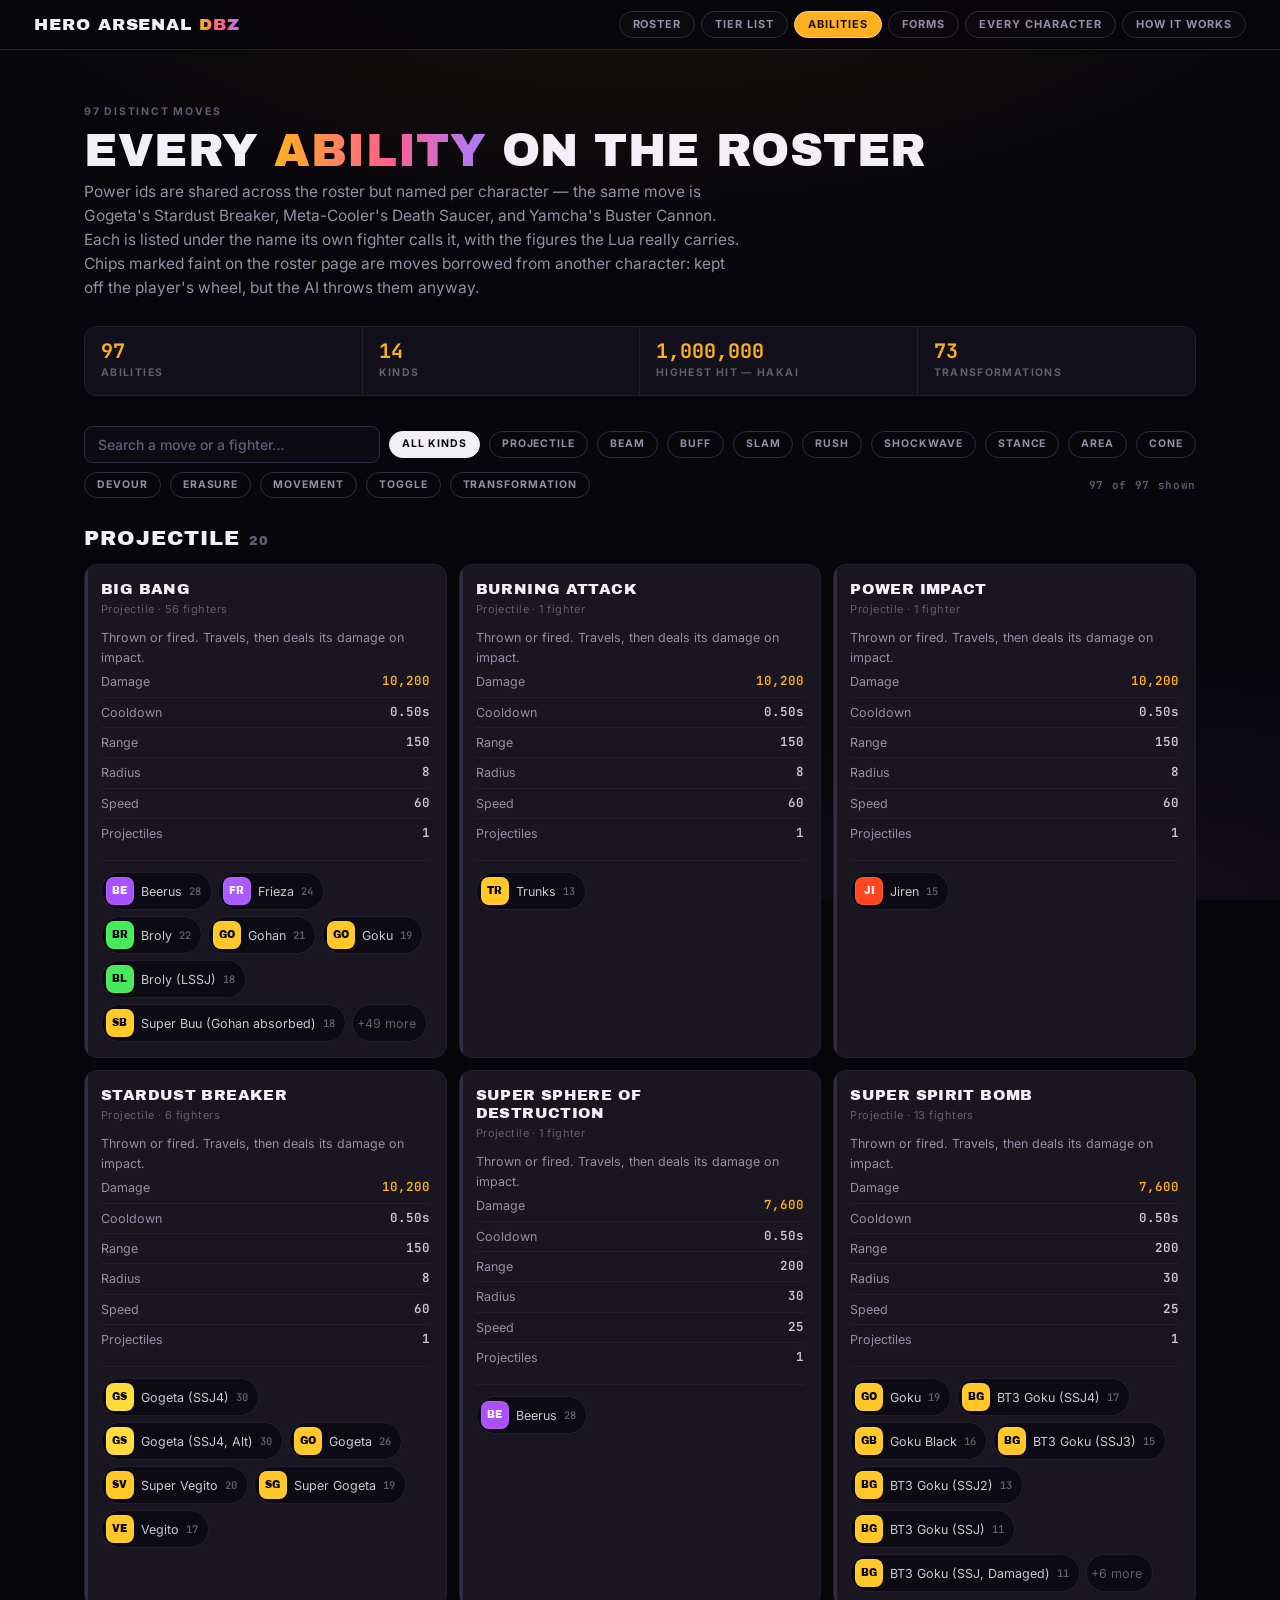
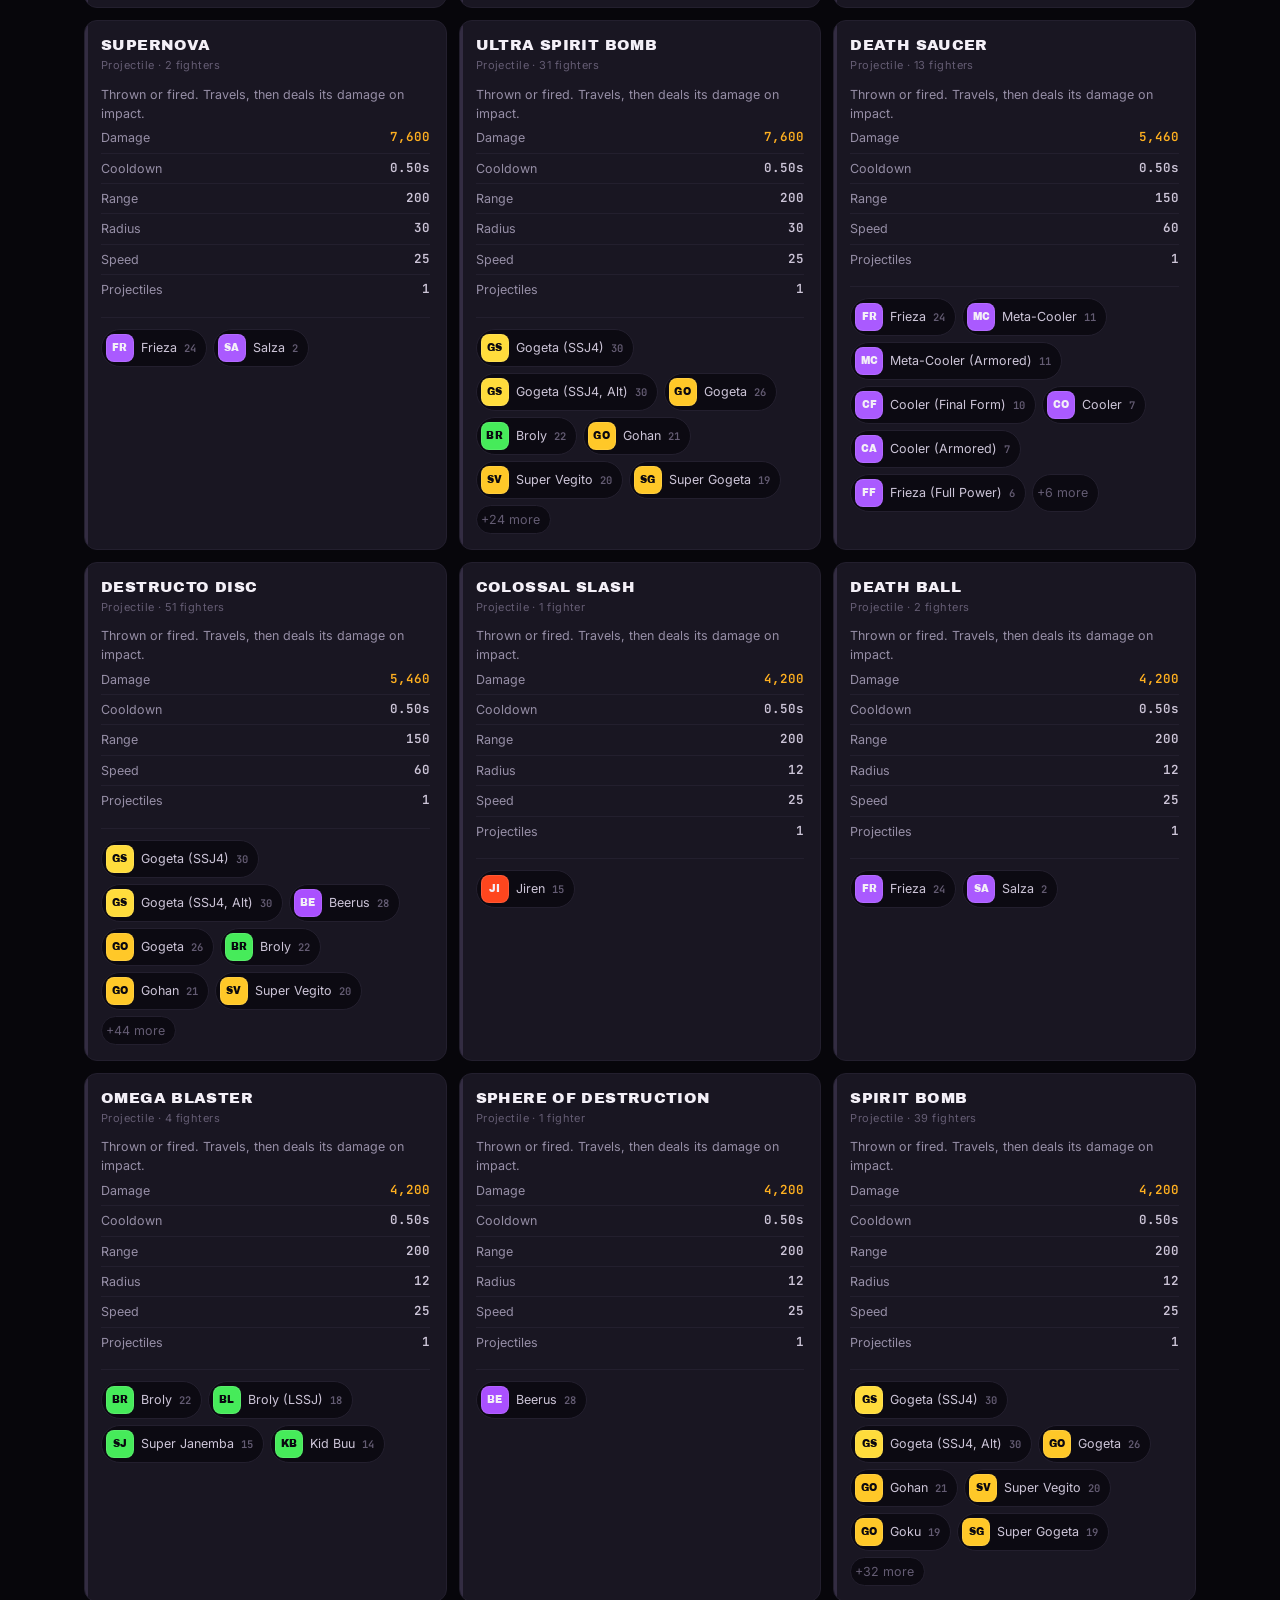
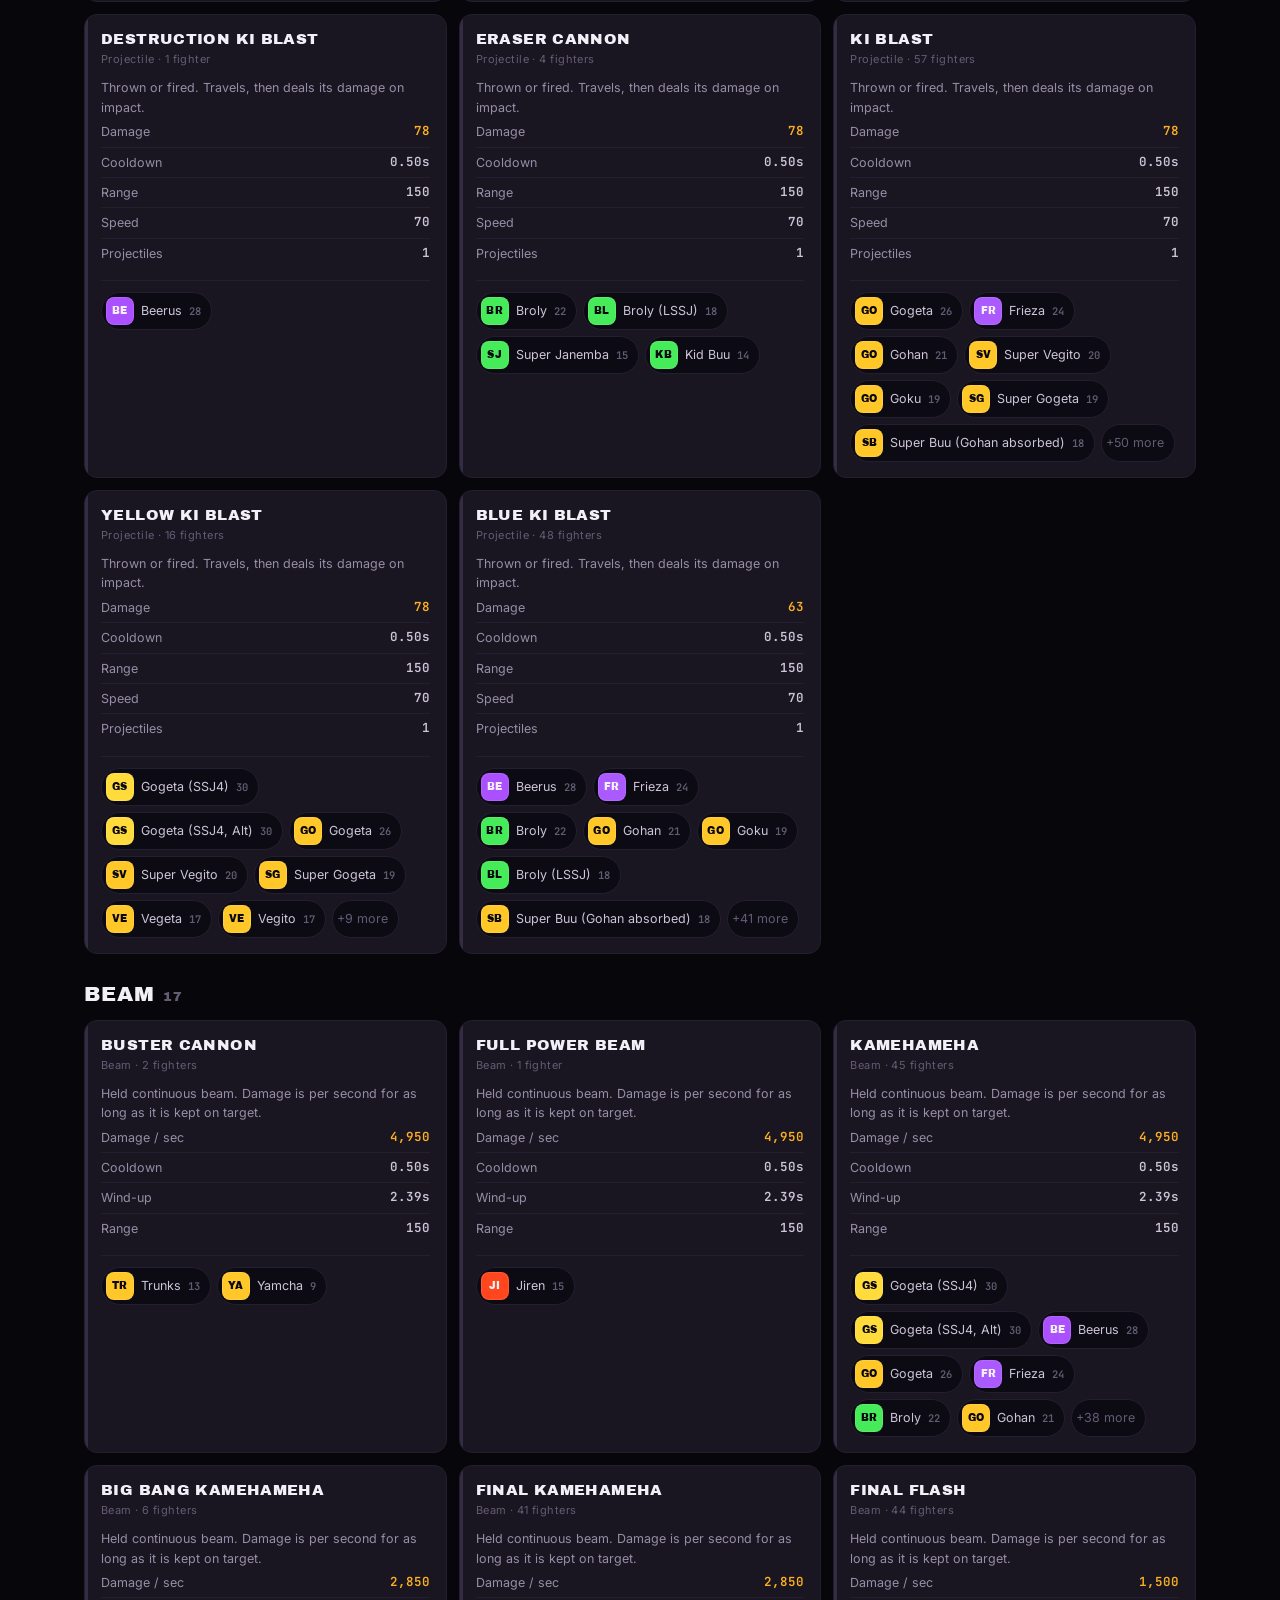
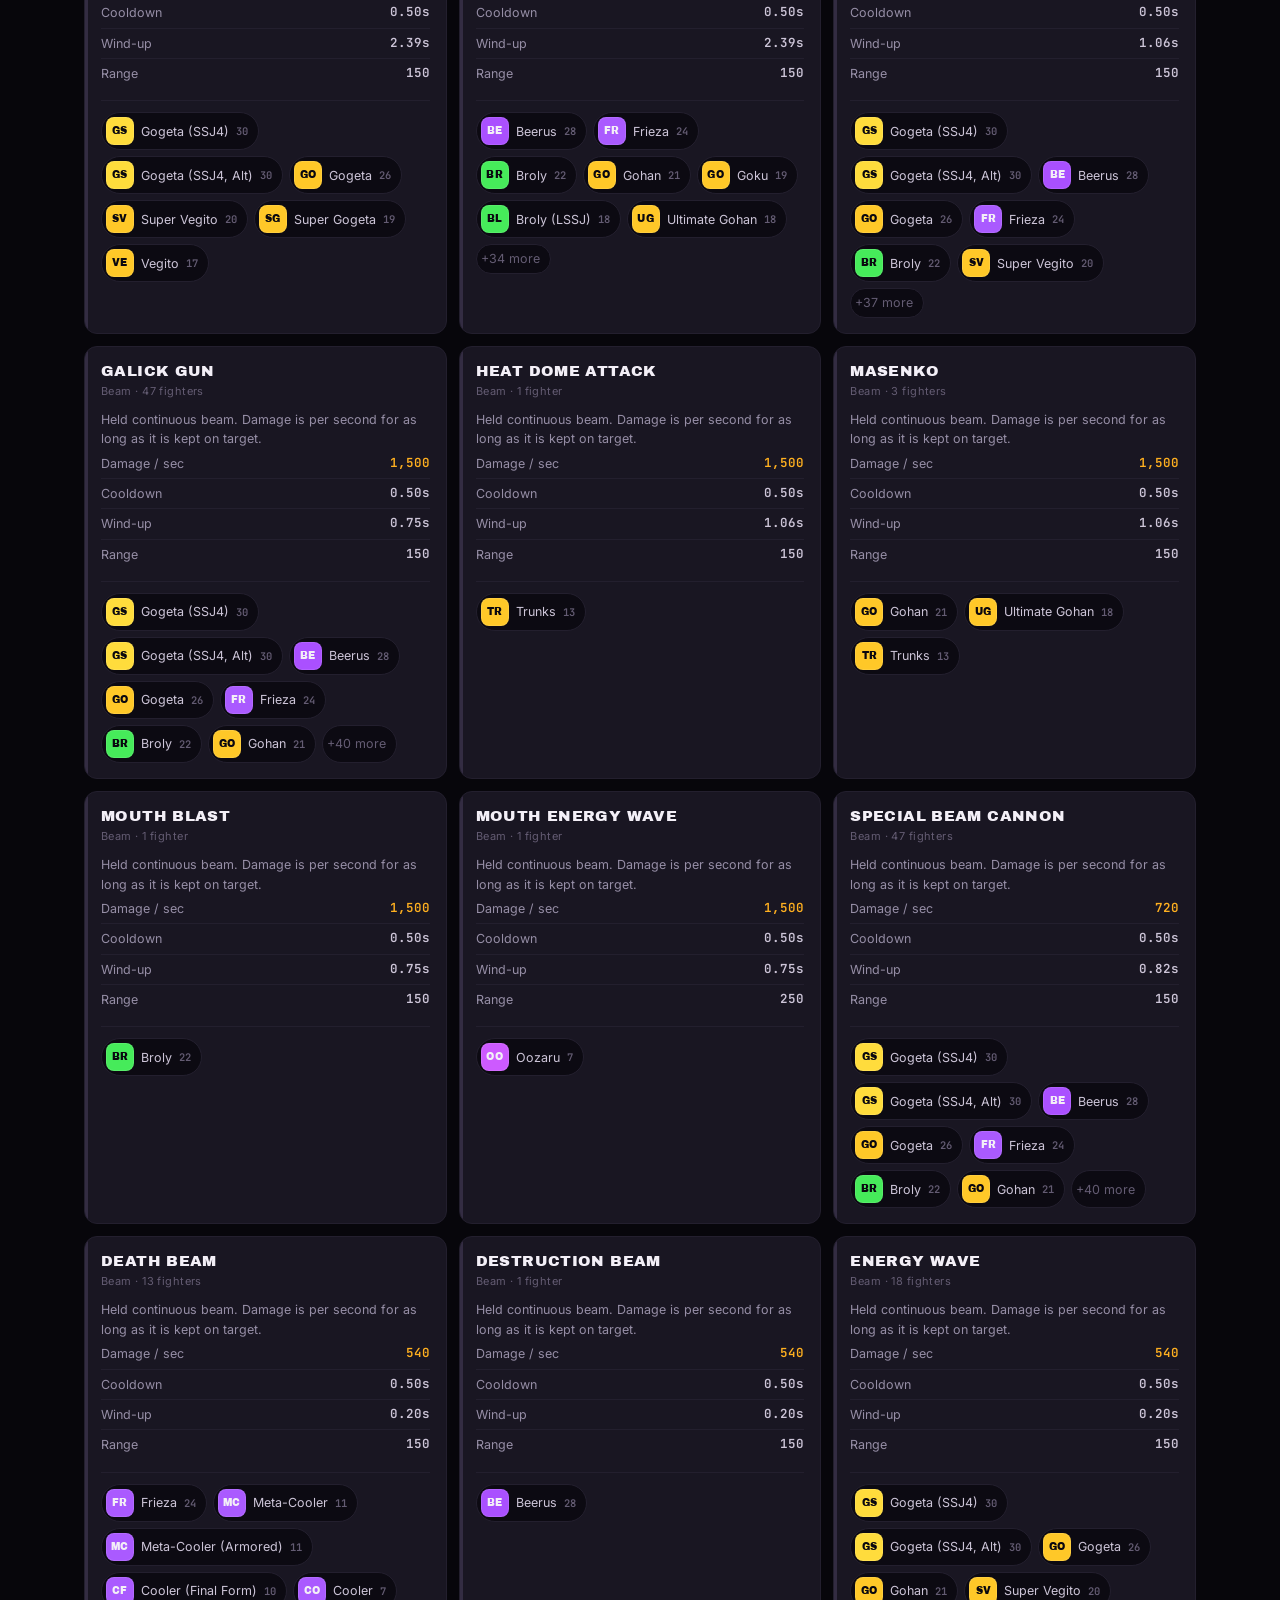
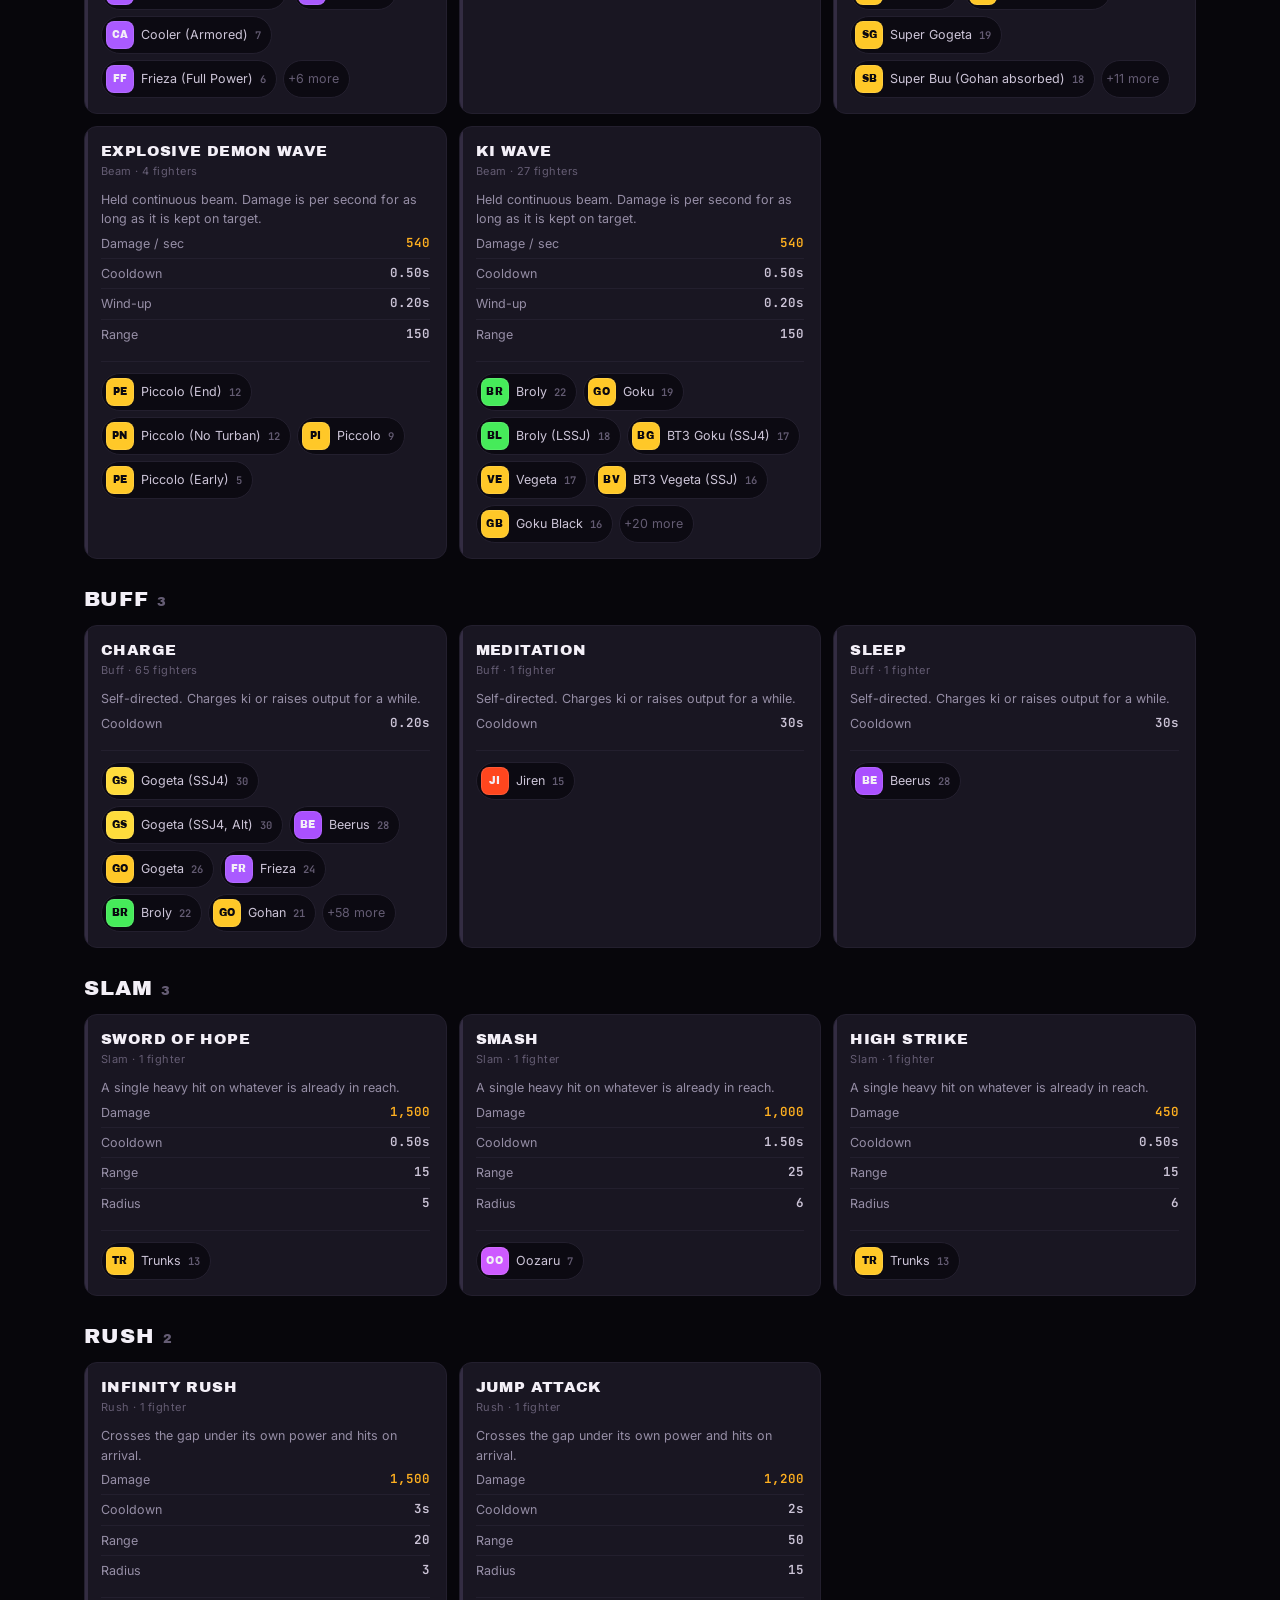
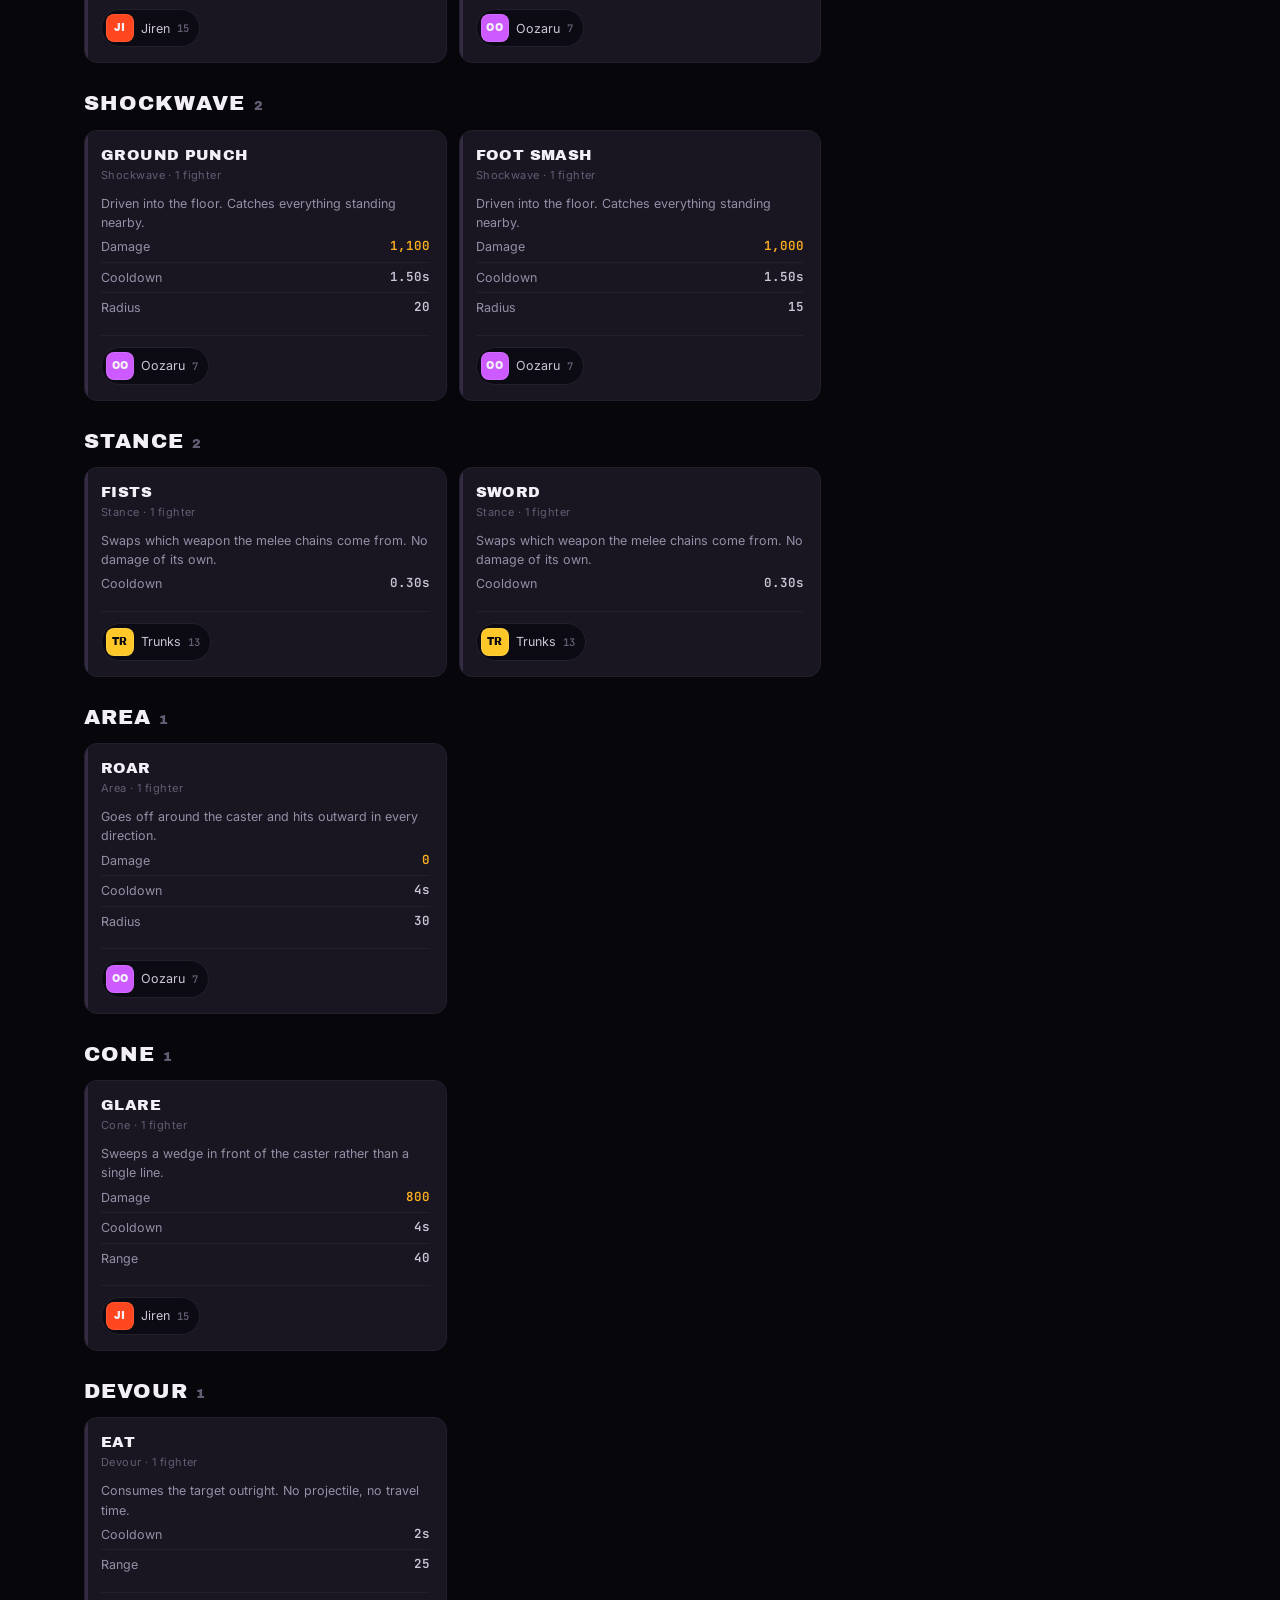
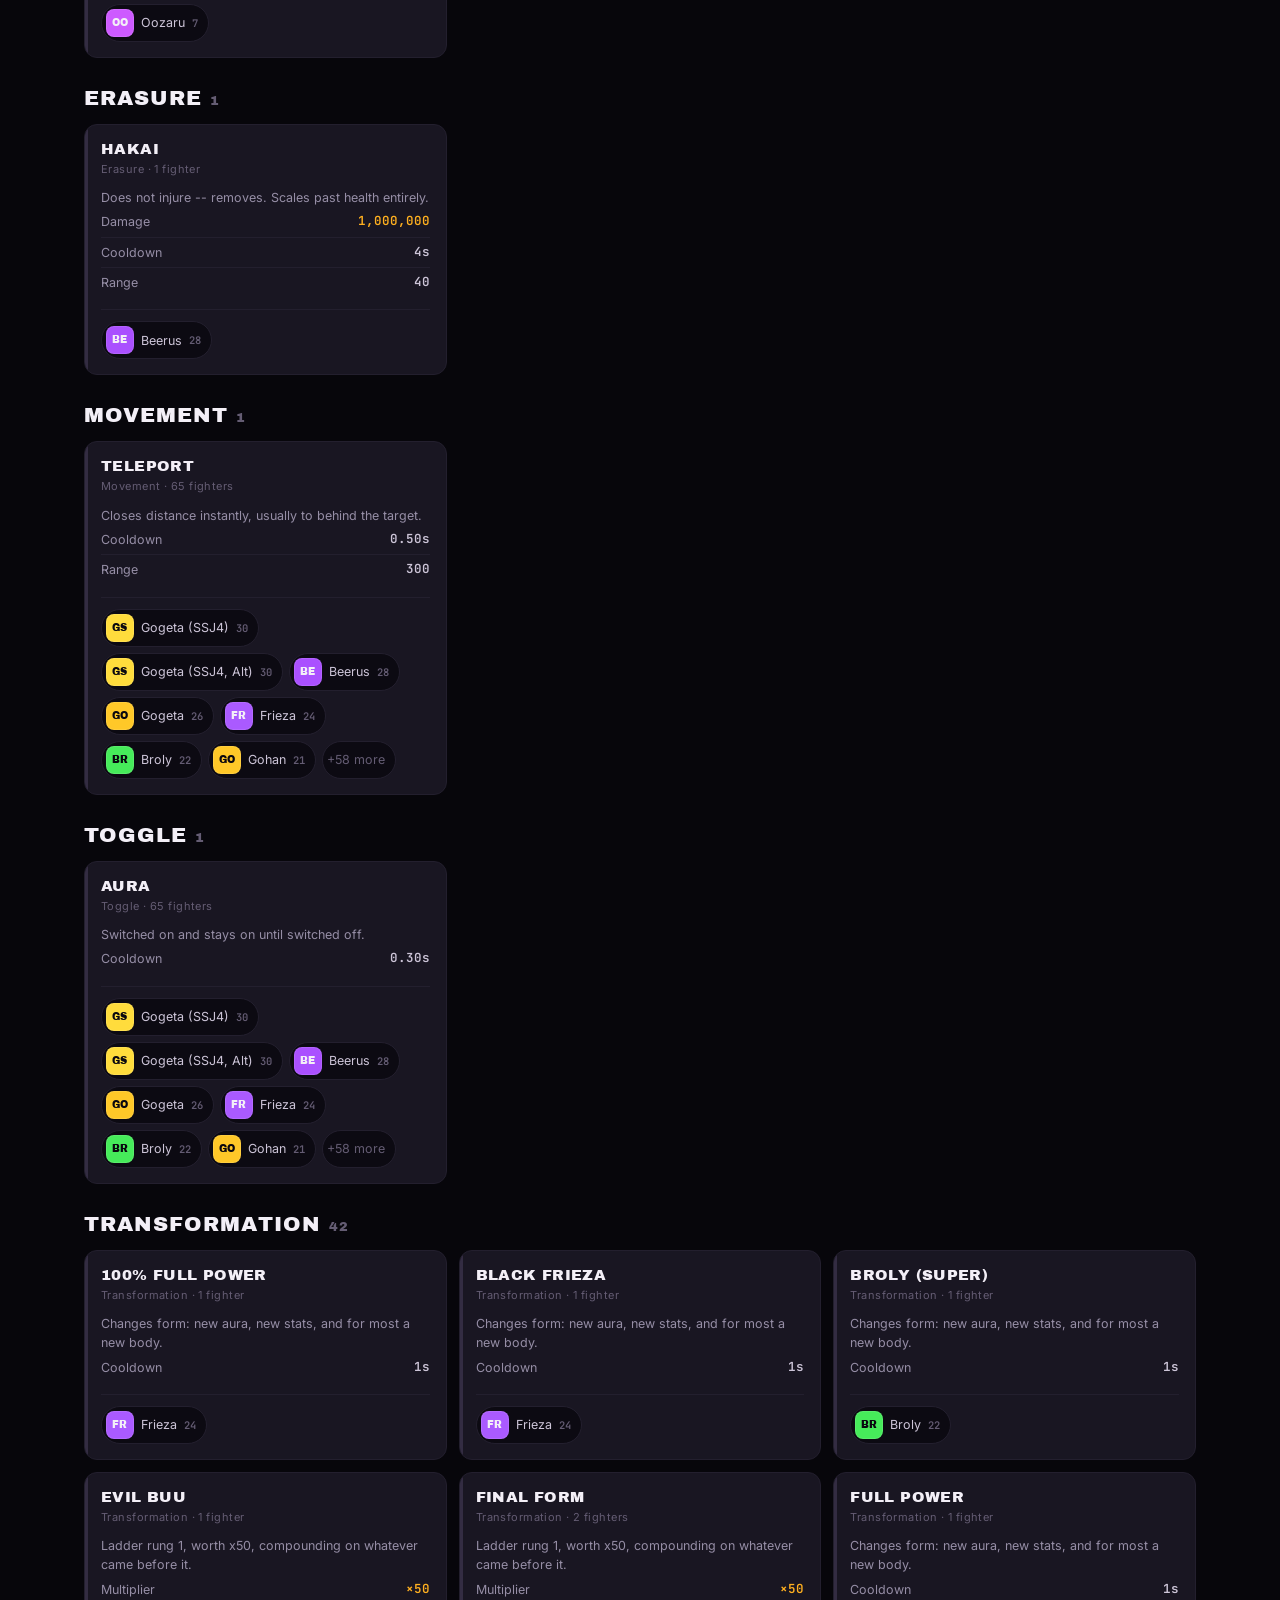
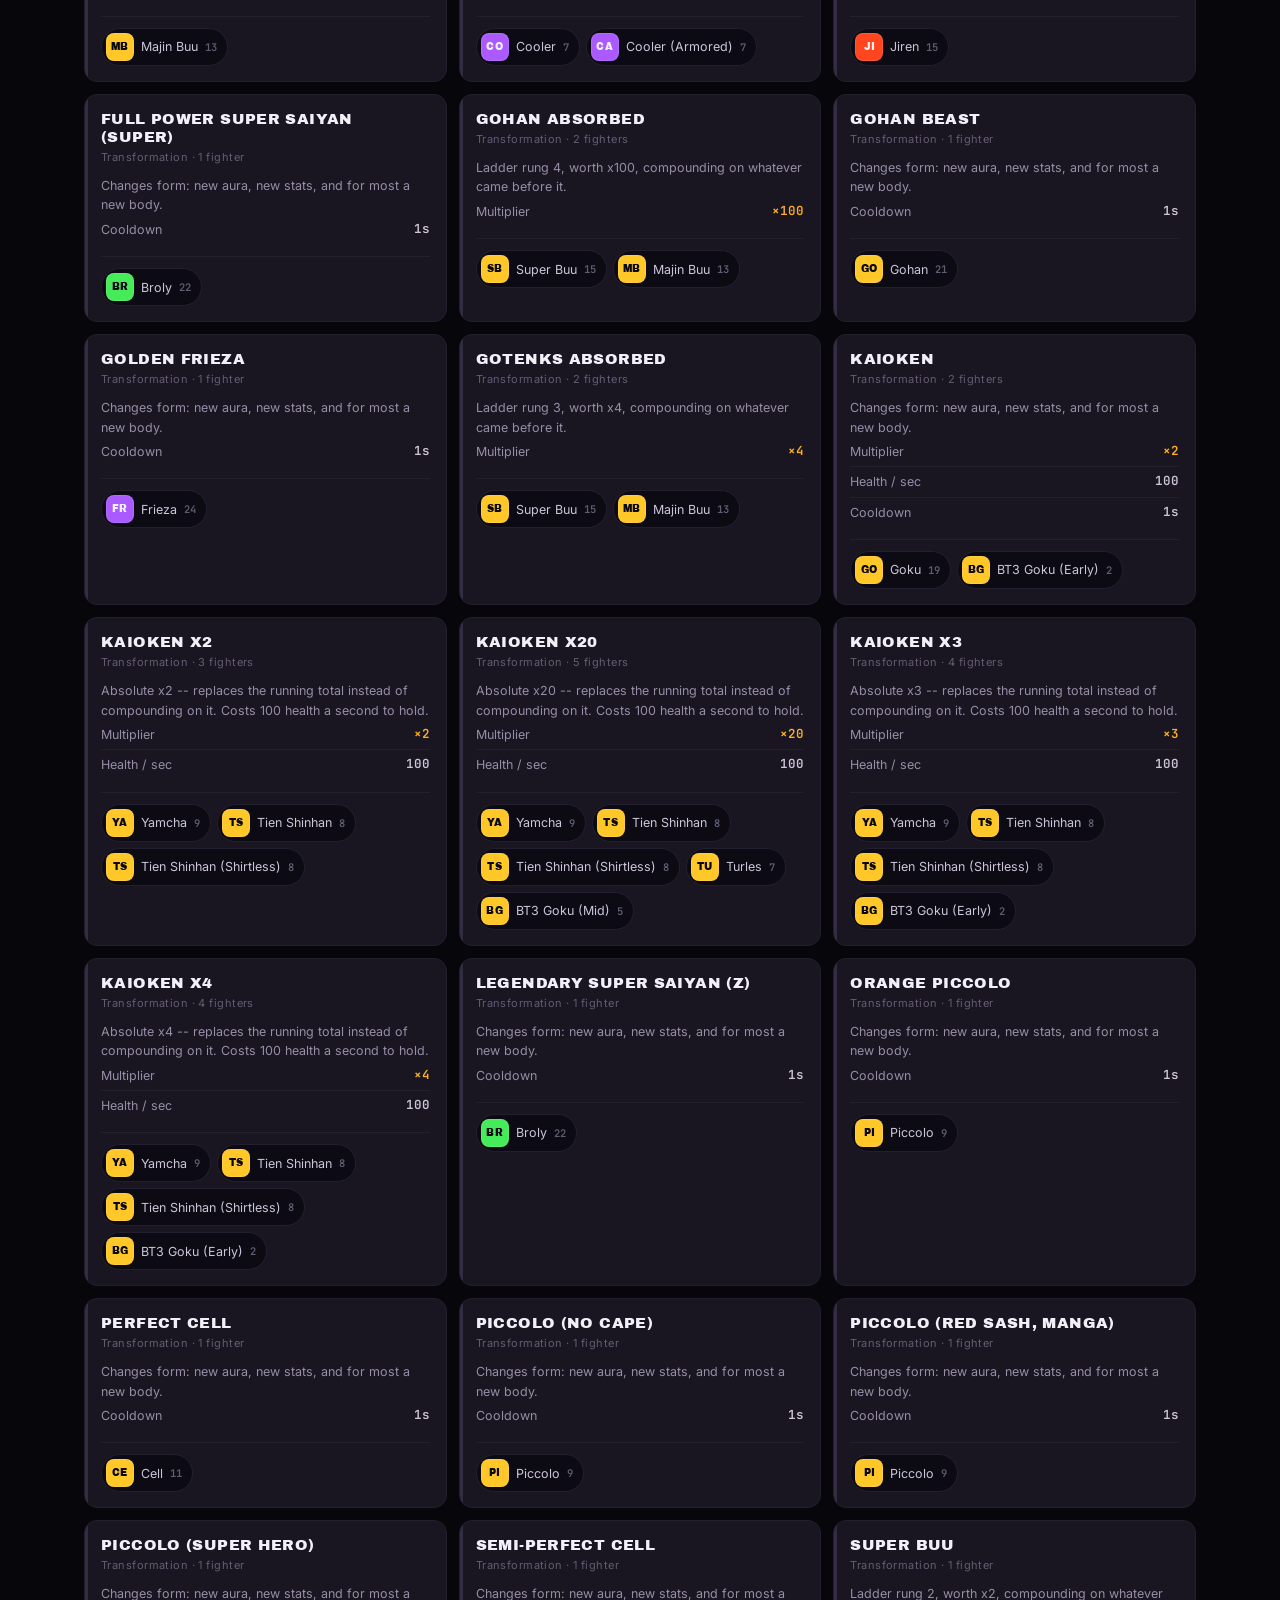
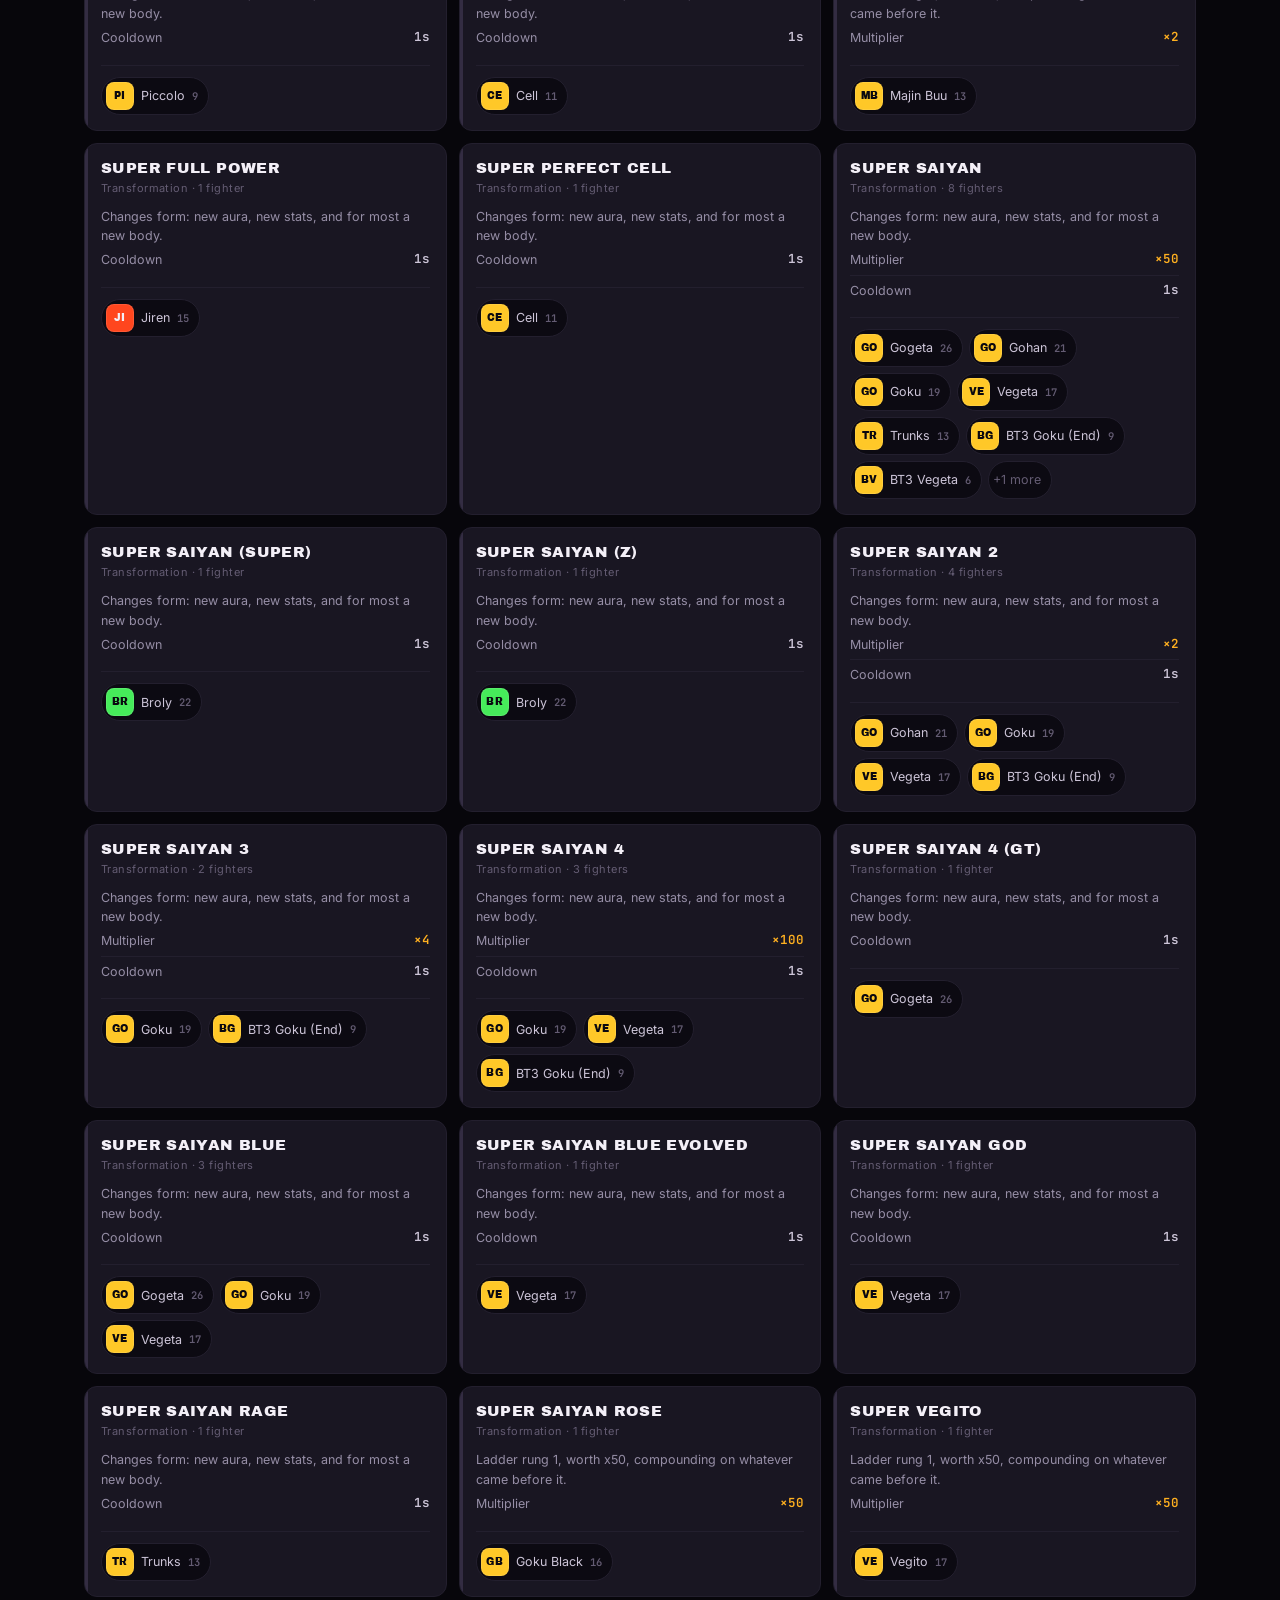
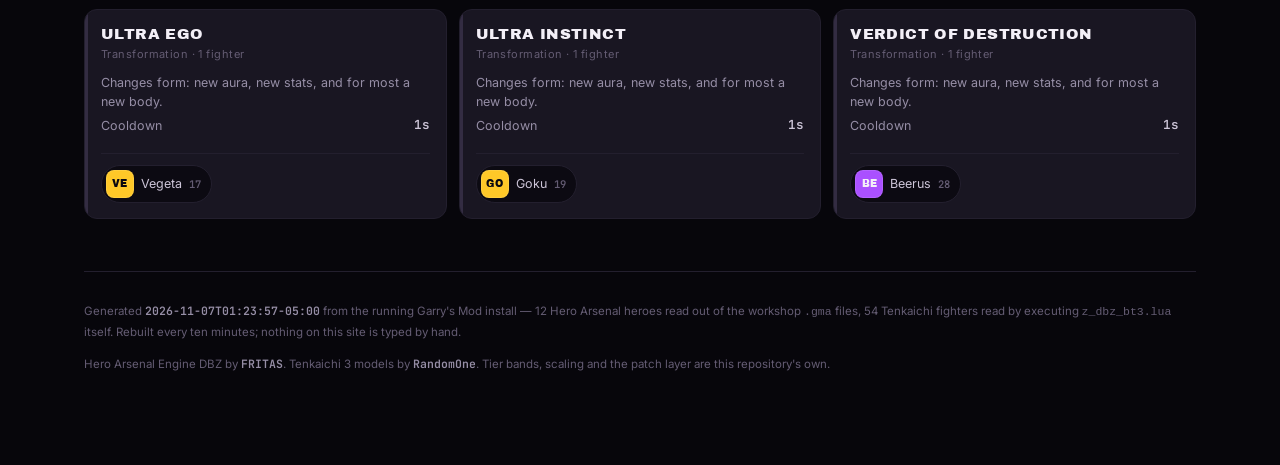
<file: docs/abilities.html>
<!doctype html>
<html lang="en" data-theme="dark">
<head>
<meta charset="utf-8">
<meta name="viewport" content="width=device-width,initial-scale=1">
<title>DBZ Ability Index</title>
<meta name="description" content="Every fighter, ability and tier in the Hero Arsenal DBZ roster, read straight out of the running Garry's Mod install.">
<meta name="color-scheme" content="dark">
<link rel="preconnect" href="https://fonts.gstatic.com" crossorigin>
<link rel="stylesheet" href="https://fonts.googleapis.com/css2?family=Archivo+Black&family=Inter:wght@400;500;600;700;800&family=JetBrains+Mono:wght@500;600;700&display=swap">
<style>/* ---------------------------------------------------------------------------
   Hero Arsenal DBZ -- one deliberately dark look.
   Palette is the roster's own: Super Saiyan gold is the accent because it is
   the colour the top of the ladder actually wears in game; Kamehameha blue
   carries the beams; Rose pink marks the danger figures. Neutrals are pushed
   violet rather than left pure grey so they sit under those three.
   Figures are set in a mono face on purpose -- this is a site about power
   levels, and the numbers have to line up in a column to be read.
--------------------------------------------------------------------------- */
:root{
  color-scheme:dark;
  --bg:#07060b; --bg-lift:#0c0a12; --panel:#12101a; --card:#191622;
  --line:#231f2e; --line-hi:#332c42;
  --ink:#f3eff7; --ink-2:#cdc5d8; --dim:#968ea6; --faint:#645c73;
  --ki:#ffb020; --ki-soft:#ffd27a; --beam:#4ab8ff; --rose:#ff5f8f;
  --namek:#5fd98a; --void:#a97bff;
  --grad:linear-gradient(90deg,var(--ki),var(--rose) 55%,var(--void));
  --display:'Archivo Black',Impact,'Haettenschweiler','Arial Narrow Bold',sans-serif;
  --body:Inter,ui-sans-serif,system-ui,-apple-system,'Segoe UI',sans-serif;
  --mono:'JetBrains Mono',ui-monospace,SFMono-Regular,Menlo,Consolas,monospace;
  --tierZ:#ffe08a; --tierX:#ffb020; --tierS:#ff7a4d; --tierA:#ff5f8f;
  --tierB:#a97bff; --tierC:#4ab8ff; --tierD:#5fd98a; --tierF:#7e8596;
}
*,*::before,*::after{box-sizing:border-box}
html{-webkit-text-size-adjust:100%}
body{
  margin:0;background:var(--bg);color:var(--ink);font-family:var(--body);
  font-size:15px;line-height:1.55;min-height:100vh;
  background-image:
    radial-gradient(ellipse 80% 50% at 50% -10%,rgba(255,176,32,.09),transparent 70%),
    radial-gradient(ellipse 60% 40% at 90% 100%,rgba(169,123,255,.07),transparent 70%);
  background-attachment:fixed;
}
img{max-width:100%;display:block}
a{color:var(--beam);text-decoration:none}
a:hover{text-decoration:underline}
:focus-visible{outline:2px solid var(--ki);outline-offset:2px;border-radius:4px}
@media (prefers-reduced-motion:reduce){*{animation:none!important;transition:none!important}}

/* --- bar ---------------------------------------------------------------- */
.bar{
  position:sticky;top:0;z-index:50;display:flex;align-items:center;
  gap:18px;flex-wrap:wrap;padding:11px clamp(14px,4vw,34px);
  background:rgba(7,6,11,.93);backdrop-filter:blur(14px);
  border-bottom:1px solid var(--line);
}
.brand{
  font:400 17px/1 var(--display);letter-spacing:.055em;text-transform:uppercase;
  white-space:nowrap;color:var(--ink);
}
.brand i{font-style:normal;background:var(--grad);-webkit-background-clip:text;background-clip:text;color:transparent}
.tabs{display:flex;gap:6px;flex-wrap:wrap;margin-left:auto}
.tabs a{
  padding:7px 13px;border-radius:999px;border:1px solid var(--line-hi);
  font:700 11px/1 var(--body);letter-spacing:.09em;text-transform:uppercase;
  color:var(--dim);background:rgba(255,255,255,.015);transition:color .14s,border-color .14s,background .14s;
}
.tabs a:hover{color:var(--ink);border-color:var(--faint);text-decoration:none}
.tabs a[aria-current="page"]{
  color:#1b1205;background:var(--ki);border-color:var(--ki-soft);
}

/* --- layout ------------------------------------------------------------- */
.wrap{max-width:1180px;margin:0 auto;padding:clamp(22px,4vw,46px) clamp(14px,4vw,34px) 80px}
.hd{margin:0 0 6px;font:400 clamp(28px,5.4vw,46px)/1.02 var(--display);
    letter-spacing:.012em;text-transform:uppercase;text-wrap:balance}
.hd em{font-style:normal;background:var(--grad);-webkit-background-clip:text;background-clip:text;color:transparent}
.sub{margin:0 0 26px;max-width:66ch;color:var(--dim);font-size:15.5px}
h2{margin:40px 0 14px;font:400 clamp(17px,2.6vw,21px)/1.15 var(--display);
   letter-spacing:.05em;text-transform:uppercase;color:var(--ink)}
h2:first-of-type{margin-top:28px}
.eyebrow{font:700 10.5px/1 var(--body);letter-spacing:.17em;text-transform:uppercase;color:var(--faint)}

/* --- meta strip --------------------------------------------------------- */
.strip{display:flex;flex-wrap:wrap;gap:0;margin:0 0 30px;
  border:1px solid var(--line);border-radius:12px;background:var(--panel);overflow:hidden}
.strip div{flex:1 1 128px;padding:13px 16px;border-right:1px solid var(--line)}
.strip div:last-child{border-right:0}
.strip b{display:block;font:400 20px/1.1 var(--mono);font-weight:700;color:var(--ki);
  font-variant-numeric:tabular-nums}
.strip span{display:block;margin-top:3px;font-size:10.5px;letter-spacing:.13em;
  text-transform:uppercase;color:var(--faint);font-weight:700}

/* --- controls ----------------------------------------------------------- */
.ctl{display:flex;gap:9px;flex-wrap:wrap;align-items:center;margin:0 0 22px}
.ctl input[type=search]{
  flex:1 1 230px;min-width:0;padding:9px 13px;border-radius:9px;
  border:1px solid var(--line-hi);background:var(--bg-lift);color:var(--ink);
  font:500 14px var(--body)}
.ctl input[type=search]::placeholder{color:var(--faint)}
.chip{
  padding:7px 12px;border-radius:999px;border:1px solid var(--line-hi);
  background:transparent;color:var(--dim);cursor:pointer;
  font:700 10.5px/1 var(--body);letter-spacing:.09em;text-transform:uppercase}
.chip:hover{color:var(--ink);border-color:var(--faint)}
.chip[aria-pressed="true"]{background:var(--ink);color:#0a0810;border-color:var(--ink)}
.count{margin-left:auto;font:600 11px var(--mono);color:var(--faint);
  letter-spacing:.06em;font-variant-numeric:tabular-nums}

/* --- sigil (a fighter's own aura colour, not decoration) ---------------- */
.sig{
  flex:none;display:grid;place-items:center;width:40px;height:40px;border-radius:10px;
  font:400 13px/1 var(--display);letter-spacing:.02em;color:#0a0810;
  background:var(--c,var(--ki));box-shadow:0 0 0 1px rgba(255,255,255,.1) inset;
}
.sig.sm{width:28px;height:28px;border-radius:8px;font-size:10px}

/* --- cards -------------------------------------------------------------- */
.grid{display:grid;gap:12px;grid-template-columns:repeat(auto-fill,minmax(285px,1fr))}
.card{
  border:1px solid var(--line);border-radius:13px;background:var(--card);
  padding:15px 16px;position:relative;overflow:hidden}
.card::before{content:"";position:absolute;inset:0 auto 0 0;width:3px;background:var(--c,var(--line-hi))}
.card h3{margin:0;font:400 15px/1.2 var(--display);letter-spacing:.025em;
  text-transform:uppercase;padding-right:46px}
/* The tier list links straight at a roster card, so say which one arrived:
   clear the sticky bar, then hold a ring on it long enough to be seen. */
.card[id]{scroll-margin-top:84px}
.card:target{border-color:var(--c,var(--ki));box-shadow:0 0 0 1px var(--c,var(--ki)),0 0 34px -8px var(--c,var(--ki))}
.card:target::before{width:5px}
/* No smooth-scroll here on purpose: a tier-list link can be sixty cards
   away, and animating that far reads as the page having lost its place. */
.card .top{display:flex;gap:12px;align-items:center;margin-bottom:12px}
.card .top>div{min-width:0;flex:1}
.card .who{margin-top:3px;font-size:11px;color:var(--faint);letter-spacing:.04em}
.tag{
  position:absolute;top:13px;right:14px;padding:3px 9px;border-radius:6px;
  font:400 12px/1.25 var(--display);letter-spacing:.04em;color:#0a0810;background:var(--t,var(--ki))}
.rows{display:grid;gap:0;margin:0;font-size:12.5px}
.rows div{display:flex;justify-content:space-between;gap:12px;
  padding:5px 0;border-top:1px solid var(--line)}
.rows div:first-child{border-top:0}
.rows dt,.rows span:first-child{color:var(--dim)}
.rows b{font:600 12.5px var(--mono);color:var(--ink-2);font-variant-numeric:tabular-nums;
  text-align:right;white-space:nowrap}
.rows b.hi{color:var(--ki)}
.moves{margin:12px 0 0;padding:11px 0 0;border-top:1px solid var(--line);
  display:flex;flex-wrap:wrap;gap:5px}
.mv{padding:3px 8px;border-radius:6px;background:var(--bg-lift);
  border:1px solid var(--line);font-size:11px;color:var(--ink-2);white-space:nowrap}
.mv.form{border-color:rgba(255,176,32,.4);color:var(--ki-soft)}
.mv.borrowed{opacity:.6}

/* --- tier rows ---------------------------------------------------------- */
.tier{display:flex;margin:0 0 11px;border:1px solid var(--line);border-radius:13px;
  background:var(--panel);overflow:hidden;min-height:84px}
.tier .let{
  flex:none;width:78px;display:grid;place-content:center;gap:2px;text-align:center;
  background:var(--t);color:#0a0810;padding:10px 4px}
.tier .let b{font:400 32px/1 var(--display);letter-spacing:.01em}
.tier .let span{font:700 9.5px/1 var(--body);letter-spacing:.1em;text-transform:uppercase;opacity:.72}
.tier .body{flex:1;min-width:0;padding:11px 14px;display:flex;flex-direction:column;gap:9px}
.tier .note{font-size:11.5px;color:var(--dim)}
.tier .note b{color:var(--ink-2);font:600 11.5px var(--mono)}
.tier .mem{display:flex;flex-wrap:wrap;gap:6px}
.tier .empty{color:var(--faint);font-size:12px;font-style:italic}
.fchip{
  display:flex;align-items:center;gap:7px;padding:4px 10px 4px 4px;border-radius:999px;
  background:var(--bg-lift);border:1px solid var(--line);font-size:12.5px;color:var(--ink-2);
  max-width:100%}
.fchip:hover{border-color:var(--faint);text-decoration:none;color:var(--ink)}
.fchip .nm{white-space:nowrap;overflow:hidden;text-overflow:ellipsis}
.fchip .bd{font:600 10.5px var(--mono);color:var(--faint);font-variant-numeric:tabular-nums}

/* --- tables ------------------------------------------------------------- */
.tscroll{overflow-x:auto;border:1px solid var(--line);border-radius:12px;background:var(--panel)}
table{border-collapse:collapse;width:100%;font-size:13px;min-width:580px}
th,td{padding:9px 13px;text-align:left;border-bottom:1px solid var(--line);vertical-align:top}
th{font:700 10px var(--body);letter-spacing:.12em;text-transform:uppercase;
  color:var(--faint);background:var(--bg-lift);position:sticky;top:0;white-space:nowrap}
tr:last-child td{border-bottom:0}
td.n{font:600 13px var(--mono);font-variant-numeric:tabular-nums;text-align:right;white-space:nowrap}
tbody tr:hover td{background:rgba(255,255,255,.018)}

/* --- prose -------------------------------------------------------------- */
.prose{max-width:68ch}
.prose p{margin:0 0 14px;color:var(--ink-2)}
.prose code{font:600 12.5px var(--mono);background:var(--bg-lift);
  border:1px solid var(--line);border-radius:5px;padding:1px 5px;color:var(--ki-soft)}
.prose ul{margin:0 0 16px;padding-left:20px;color:var(--ink-2)}
.prose li{margin:0 0 7px}
.panel{border:1px solid var(--line);border-radius:12px;background:var(--panel);
  padding:16px 18px;margin:0 0 18px}
.foot{margin-top:52px;padding-top:18px;border-top:1px solid var(--line);
  color:var(--faint);font-size:11.5px;line-height:1.75}
.foot b{color:var(--dim);font-family:var(--mono);font-weight:600}
.hidden{display:none!important}

@media (max-width:700px){
  .bar{gap:10px;padding:9px 13px}
  .tabs{margin-left:0;width:100%;overflow-x:auto;flex-wrap:nowrap;
    scrollbar-width:none;-webkit-overflow-scrolling:touch}
  .tabs::-webkit-scrollbar{display:none}
  .tabs a{flex:none}
  .tier .let{width:58px}
  .tier .let b{font-size:25px}
  .strip div{flex:1 1 50%}
  .count{margin-left:0;width:100%}
}

/* --- the census: every character installed, grouped by the pack that -----
   shipped it.  Deliberately NOT the roster card treatment: these are a
   thousand-plus names with almost nothing declared about them, so the unit
   is a dense pill, and the pack header carries what little provenance the
   .gma archive actually knows. */
.pack{margin:0 0 10px;border:1px solid var(--line);border-radius:12px;
  background:var(--panel);overflow:hidden}
.pack>h3{display:flex;align-items:baseline;gap:10px;flex-wrap:wrap;margin:0;
  padding:10px 14px;border-bottom:1px solid var(--line);background:var(--bg-lift);
  font:400 13.5px/1.25 var(--display);letter-spacing:.02em;color:var(--ink)}
.pack>h3 a{font:600 10.5px var(--mono);color:var(--faint)}
.pack>h3 .cnt{margin-left:auto;font:700 9.5px var(--body);letter-spacing:.11em;
  text-transform:uppercase;color:var(--faint);white-space:nowrap}
.pack .mem{display:flex;flex-wrap:wrap;gap:6px;padding:12px 14px}
.nchip{display:flex;align-items:center;gap:7px;max-width:100%;
  padding:4px 10px;border-radius:999px;background:var(--bg-lift);
  border:1px solid var(--line);font-size:12.5px;color:var(--ink-2)}
.nchip .dot{flex:none;width:7px;height:7px;border-radius:50%;background:var(--f)}
.nchip .nm{white-space:nowrap;overflow:hidden;text-overflow:ellipsis}
.nchip .hp{font:600 10.5px var(--mono);color:var(--faint);
  font-variant-numeric:tabular-nums}
/* A pack that never declared PrintName gets its class name title-cased, and
   says so rather than passing the guess off as the author's own wording. */
.nchip.guessed .nm{font-style:italic;color:var(--dim)}

/* --- the band explainer ------------------------------------------------- */
.define{display:flex;gap:14px;align-items:flex-start;margin:0 0 26px;padding:14px 16px;
  border:1px solid var(--line-hi);border-radius:12px;background:var(--panel)}
.define .k{flex:none;font:700 9.5px/1 var(--body);letter-spacing:.14em;
  text-transform:uppercase;color:var(--ki);padding-top:3px}
.define p{margin:0;font-size:13.5px;color:var(--ink-2);max-width:72ch}
.define b{color:var(--ink);font-weight:600}
.define code{font:600 12.5px var(--mono);background:var(--bg-lift);
  border:1px solid var(--line);border-radius:5px;padding:1px 5px;color:var(--ki-soft)}
h2[id]{scroll-margin-top:84px}
/* Which of a pack's twenty same-named classes this pill actually is. */
.nchip .var{font:600 10px var(--mono);color:var(--void);opacity:.85;
  white-space:nowrap;max-width:14ch;overflow:hidden;text-overflow:ellipsis}
</style>
</head>
<body>
<header class="bar">
  <span class="brand">Hero Arsenal <i>DBZ</i></span>
  <nav class="tabs" aria-label="Sections"><a href="index.html">Roster</a><a href="tiers.html">Tier List</a><a href="abilities.html" aria-current="page">Abilities</a><a href="forms.html">Forms</a><a href="characters.html">Every Character</a><a href="about.html">How It Works</a></nav>
</header>
<main class="wrap">
<p class="eyebrow">97 distinct moves</p>
<h1 class="hd">Every <em>ability</em> on the roster</h1>
<p class="sub">Power ids are shared across the roster but named per character
&mdash; the same move is Gogeta&#39;s Stardust Breaker, Meta-Cooler&#39;s Death
Saucer, and Yamcha&#39;s Buster Cannon. Each is listed under the name its own
fighter calls it, with the figures the Lua really carries. Chips marked faint
on the roster page are moves borrowed from another character: kept off the
player&#39;s wheel, but the AI throws them anyway.</p>
<section class="strip"><div><b>97</b><span>abilities</span></div><div><b>14</b><span>kinds</span></div><div><b>1,000,000</b><span>highest hit &mdash; Hakai</span></div><div><b>73</b><span>transformations</span></div></section>
<div class="ctl">
  <input type="search" id="q" placeholder="Search a move or a fighter&hellip;" aria-label="Search abilities">
  <button class="chip" data-k="type" data-v="" aria-pressed="true">All kinds</button>
  <button class="chip" data-k="type" data-v="Projectile">Projectile</button><button class="chip" data-k="type" data-v="Beam">Beam</button><button class="chip" data-k="type" data-v="Buff">Buff</button><button class="chip" data-k="type" data-v="Slam">Slam</button><button class="chip" data-k="type" data-v="Rush">Rush</button><button class="chip" data-k="type" data-v="Shockwave">Shockwave</button><button class="chip" data-k="type" data-v="Stance">Stance</button><button class="chip" data-k="type" data-v="Area">Area</button><button class="chip" data-k="type" data-v="Cone">Cone</button><button class="chip" data-k="type" data-v="Devour">Devour</button><button class="chip" data-k="type" data-v="Erasure">Erasure</button><button class="chip" data-k="type" data-v="Movement">Movement</button><button class="chip" data-k="type" data-v="Toggle">Toggle</button><button class="chip" data-k="type" data-v="Transformation">Transformation</button>
  <span class="count" id="count" role="status"></span>
</div>
<section data-group="Projectile"><h2>Projectile <span style="color:var(--faint);font-size:13px">20</span></h2><div class="grid"><article class="card"
  data-s="big bang projectile beerus frieza broly gohan goku broly (lssj) super buu (gohan absorbed) ultimate gohan bt3 goku (ssj4) vegeta bt3 vegeta (ssj) goku black super buu (gotenks absorbed) bt3 goku (ssj3) super buu super janemba kid buu kid buu (sparking) bt3 goku (ssj2) cell (perfect form) majin buu evil buu piccolo (end) piccolo (no turban) bt3 goku (ssj) bt3 goku (ssj, damaged) cell meta-cooler meta-cooler (armored) cooler (final form) bt3 goku (end) piccolo tien shinhan tien shinhan (shirtless) cooler cooler (armored) turles bt3 vegeta frieza (full power) frieza (full power, armored) bt3 goku (mid) frieza (final form) frieza (final form, armored) piccolo (early) bardock bardock (damaged) nappa nappa (armorless) bt3 goku (early) chocolate raditz salza frieza soldier frieza soldier (alt) kid goku kid goku (alt)"
  data-type="Projectile">
  <h3>Big Bang</h3>
  <div class="who">Projectile &middot; 56 fighters</div>
  <p style="margin:10px 0 0;font-size:12.5px;color:var(--dim)">Thrown or fired. Travels, then deals its damage on impact.</p>
  <div class="rows"><div><span>Damage</span><b class="hi">10,200</b></div><div><span>Cooldown</span><b>0.50s</b></div><div><span>Range</span><b>150</b></div><div><span>Radius</span><b>8</b></div><div><span>Speed</span><b>60</b></div><div><span>Projectiles</span><b>1</b></div></div>
  <div class="moves" style="gap:6px"><a class="fchip" href="index.html#beerus_dbz"><span class="sig sm" style="--c:rgb(170,80,255);color:#f3eff7" aria-hidden="true">BE</span><span class="nm">Beerus</span><span class="bd">28</span></a><a class="fchip" href="index.html#frieza_dbz"><span class="sig sm" style="--c:rgb(170,90,255);color:#f3eff7" aria-hidden="true">FR</span><span class="nm">Frieza</span><span class="bd">24</span></a><a class="fchip" href="index.html#broly_sparking_zero"><span class="sig sm" style="--c:rgb(70,235,90);color:#0a0810" aria-hidden="true">BR</span><span class="nm">Broly</span><span class="bd">22</span></a><a class="fchip" href="index.html#gohan_dbz"><span class="sig sm" style="--c:rgb(255,200,40);color:#0a0810" aria-hidden="true">GO</span><span class="nm">Gohan</span><span class="bd">21</span></a><a class="fchip" href="index.html#goku_sparking_zero"><span class="sig sm" style="--c:rgb(255,200,40);color:#0a0810" aria-hidden="true">GO</span><span class="nm">Goku</span><span class="bd">19</span></a><a class="fchip" href="index.html#bt3_broly_lssj"><span class="sig sm" style="--c:rgb(70,235,90);color:#0a0810" aria-hidden="true">BL</span><span class="nm">Broly (LSSJ)</span><span class="bd">18</span></a><a class="fchip" href="index.html#bt3_buu_buuhan"><span class="sig sm" style="--c:rgb(255,200,40);color:#0a0810" aria-hidden="true">SB</span><span class="nm">Super Buu (Gohan absorbed)</span><span class="bd">18</span></a><span class="fchip" style="color:var(--faint)">+49 more</span></div>
</article><article class="card"
  data-s="burning attack projectile trunks"
  data-type="Projectile">
  <h3>Burning Attack</h3>
  <div class="who">Projectile &middot; 1 fighter</div>
  <p style="margin:10px 0 0;font-size:12.5px;color:var(--dim)">Thrown or fired. Travels, then deals its damage on impact.</p>
  <div class="rows"><div><span>Damage</span><b class="hi">10,200</b></div><div><span>Cooldown</span><b>0.50s</b></div><div><span>Range</span><b>150</b></div><div><span>Radius</span><b>8</b></div><div><span>Speed</span><b>60</b></div><div><span>Projectiles</span><b>1</b></div></div>
  <div class="moves" style="gap:6px"><a class="fchip" href="index.html#trunks_dbz"><span class="sig sm" style="--c:rgb(255,200,40);color:#0a0810" aria-hidden="true">TR</span><span class="nm">Trunks</span><span class="bd">13</span></a></div>
</article><article class="card"
  data-s="power impact projectile jiren"
  data-type="Projectile">
  <h3>Power Impact</h3>
  <div class="who">Projectile &middot; 1 fighter</div>
  <p style="margin:10px 0 0;font-size:12.5px;color:var(--dim)">Thrown or fired. Travels, then deals its damage on impact.</p>
  <div class="rows"><div><span>Damage</span><b class="hi">10,200</b></div><div><span>Cooldown</span><b>0.50s</b></div><div><span>Range</span><b>150</b></div><div><span>Radius</span><b>8</b></div><div><span>Speed</span><b>60</b></div><div><span>Projectiles</span><b>1</b></div></div>
  <div class="moves" style="gap:6px"><a class="fchip" href="index.html#jiren_dbz"><span class="sig sm" style="--c:rgb(255,70,30);color:#f3eff7" aria-hidden="true">JI</span><span class="nm">Jiren</span><span class="bd">15</span></a></div>
</article><article class="card"
  data-s="stardust breaker projectile gogeta (ssj4) gogeta (ssj4, alt) gogeta super vegito super gogeta vegito"
  data-type="Projectile">
  <h3>Stardust Breaker</h3>
  <div class="who">Projectile &middot; 6 fighters</div>
  <p style="margin:10px 0 0;font-size:12.5px;color:var(--dim)">Thrown or fired. Travels, then deals its damage on impact.</p>
  <div class="rows"><div><span>Damage</span><b class="hi">10,200</b></div><div><span>Cooldown</span><b>0.50s</b></div><div><span>Range</span><b>150</b></div><div><span>Radius</span><b>8</b></div><div><span>Speed</span><b>60</b></div><div><span>Projectiles</span><b>1</b></div></div>
  <div class="moves" style="gap:6px"><a class="fchip" href="index.html#bt3_gogeta_ssj4"><span class="sig sm" style="--c:rgb(255,220,60);color:#0a0810" aria-hidden="true">GS</span><span class="nm">Gogeta (SSJ4)</span><span class="bd">30</span></a><a class="fchip" href="index.html#bt3_gogeta_ssj4_alt"><span class="sig sm" style="--c:rgb(255,220,60);color:#0a0810" aria-hidden="true">GS</span><span class="nm">Gogeta (SSJ4, Alt)</span><span class="bd">30</span></a><a class="fchip" href="index.html#gogeta_dbz"><span class="sig sm" style="--c:rgb(255,200,40);color:#0a0810" aria-hidden="true">GO</span><span class="nm">Gogeta</span><span class="bd">26</span></a><a class="fchip" href="index.html#bt3_vegito_super"><span class="sig sm" style="--c:rgb(255,200,40);color:#0a0810" aria-hidden="true">SV</span><span class="nm">Super Vegito</span><span class="bd">20</span></a><a class="fchip" href="index.html#bt3_gogeta_super"><span class="sig sm" style="--c:rgb(255,200,40);color:#0a0810" aria-hidden="true">SG</span><span class="nm">Super Gogeta</span><span class="bd">19</span></a><a class="fchip" href="index.html#bt3_vegito"><span class="sig sm" style="--c:rgb(255,200,40);color:#0a0810" aria-hidden="true">VE</span><span class="nm">Vegito</span><span class="bd">17</span></a></div>
</article><article class="card"
  data-s="super sphere of destruction projectile beerus"
  data-type="Projectile">
  <h3>Super Sphere of Destruction</h3>
  <div class="who">Projectile &middot; 1 fighter</div>
  <p style="margin:10px 0 0;font-size:12.5px;color:var(--dim)">Thrown or fired. Travels, then deals its damage on impact.</p>
  <div class="rows"><div><span>Damage</span><b class="hi">7,600</b></div><div><span>Cooldown</span><b>0.50s</b></div><div><span>Range</span><b>200</b></div><div><span>Radius</span><b>30</b></div><div><span>Speed</span><b>25</b></div><div><span>Projectiles</span><b>1</b></div></div>
  <div class="moves" style="gap:6px"><a class="fchip" href="index.html#beerus_dbz"><span class="sig sm" style="--c:rgb(170,80,255);color:#f3eff7" aria-hidden="true">BE</span><span class="nm">Beerus</span><span class="bd">28</span></a></div>
</article><article class="card"
  data-s="super spirit bomb projectile goku bt3 goku (ssj4) goku black bt3 goku (ssj3) bt3 goku (ssj2) bt3 goku (ssj) bt3 goku (ssj, damaged) bt3 goku (end) turles bt3 goku (mid) bt3 goku (early) kid goku kid goku (alt)"
  data-type="Projectile">
  <h3>Super Spirit Bomb</h3>
  <div class="who">Projectile &middot; 13 fighters</div>
  <p style="margin:10px 0 0;font-size:12.5px;color:var(--dim)">Thrown or fired. Travels, then deals its damage on impact.</p>
  <div class="rows"><div><span>Damage</span><b class="hi">7,600</b></div><div><span>Cooldown</span><b>0.50s</b></div><div><span>Range</span><b>200</b></div><div><span>Radius</span><b>30</b></div><div><span>Speed</span><b>25</b></div><div><span>Projectiles</span><b>1</b></div></div>
  <div class="moves" style="gap:6px"><a class="fchip" href="index.html#goku_sparking_zero"><span class="sig sm" style="--c:rgb(255,200,40);color:#0a0810" aria-hidden="true">GO</span><span class="nm">Goku</span><span class="bd">19</span></a><a class="fchip" href="index.html#bt3_goku_ssj4"><span class="sig sm" style="--c:rgb(255,200,40);color:#0a0810" aria-hidden="true">BG</span><span class="nm">BT3 Goku (SSJ4)</span><span class="bd">17</span></a><a class="fchip" href="index.html#bt3_goku_black"><span class="sig sm" style="--c:rgb(255,200,40);color:#0a0810" aria-hidden="true">GB</span><span class="nm">Goku Black</span><span class="bd">16</span></a><a class="fchip" href="index.html#bt3_goku_ssj3_end"><span class="sig sm" style="--c:rgb(255,200,40);color:#0a0810" aria-hidden="true">BG</span><span class="nm">BT3 Goku (SSJ3)</span><span class="bd">15</span></a><a class="fchip" href="index.html#bt3_goku_ssj2_end"><span class="sig sm" style="--c:rgb(255,200,40);color:#0a0810" aria-hidden="true">BG</span><span class="nm">BT3 Goku (SSJ2)</span><span class="bd">13</span></a><a class="fchip" href="index.html#bt3_goku_ssj_end"><span class="sig sm" style="--c:rgb(255,200,40);color:#0a0810" aria-hidden="true">BG</span><span class="nm">BT3 Goku (SSJ)</span><span class="bd">11</span></a><a class="fchip" href="index.html#bt3_goku_ssj_dmg"><span class="sig sm" style="--c:rgb(255,200,40);color:#0a0810" aria-hidden="true">BG</span><span class="nm">BT3 Goku (SSJ, Damaged)</span><span class="bd">11</span></a><span class="fchip" style="color:var(--faint)">+6 more</span></div>
</article><article class="card"
  data-s="supernova projectile frieza salza"
  data-type="Projectile">
  <h3>Supernova</h3>
  <div class="who">Projectile &middot; 2 fighters</div>
  <p style="margin:10px 0 0;font-size:12.5px;color:var(--dim)">Thrown or fired. Travels, then deals its damage on impact.</p>
  <div class="rows"><div><span>Damage</span><b class="hi">7,600</b></div><div><span>Cooldown</span><b>0.50s</b></div><div><span>Range</span><b>200</b></div><div><span>Radius</span><b>30</b></div><div><span>Speed</span><b>25</b></div><div><span>Projectiles</span><b>1</b></div></div>
  <div class="moves" style="gap:6px"><a class="fchip" href="index.html#frieza_dbz"><span class="sig sm" style="--c:rgb(170,90,255);color:#f3eff7" aria-hidden="true">FR</span><span class="nm">Frieza</span><span class="bd">24</span></a><a class="fchip" href="index.html#bt3_salza"><span class="sig sm" style="--c:rgb(170,90,255);color:#f3eff7" aria-hidden="true">SA</span><span class="nm">Salza</span><span class="bd">2</span></a></div>
</article><article class="card"
  data-s="ultra spirit bomb projectile gogeta (ssj4) gogeta (ssj4, alt) gogeta broly gohan super vegito super gogeta broly (lssj) ultimate gohan vegeta vegito bt3 vegeta (ssj) jiren super janemba kid buu cell (perfect form) trunks piccolo (end) piccolo (no turban) cell piccolo tien shinhan tien shinhan (shirtless) bt3 vegeta piccolo (early) bardock bardock (damaged) nappa nappa (armorless) chocolate raditz"
  data-type="Projectile">
  <h3>Ultra Spirit Bomb</h3>
  <div class="who">Projectile &middot; 31 fighters</div>
  <p style="margin:10px 0 0;font-size:12.5px;color:var(--dim)">Thrown or fired. Travels, then deals its damage on impact.</p>
  <div class="rows"><div><span>Damage</span><b class="hi">7,600</b></div><div><span>Cooldown</span><b>0.50s</b></div><div><span>Range</span><b>200</b></div><div><span>Radius</span><b>30</b></div><div><span>Speed</span><b>25</b></div><div><span>Projectiles</span><b>1</b></div></div>
  <div class="moves" style="gap:6px"><a class="fchip" href="index.html#bt3_gogeta_ssj4"><span class="sig sm" style="--c:rgb(255,220,60);color:#0a0810" aria-hidden="true">GS</span><span class="nm">Gogeta (SSJ4)</span><span class="bd">30</span></a><a class="fchip" href="index.html#bt3_gogeta_ssj4_alt"><span class="sig sm" style="--c:rgb(255,220,60);color:#0a0810" aria-hidden="true">GS</span><span class="nm">Gogeta (SSJ4, Alt)</span><span class="bd">30</span></a><a class="fchip" href="index.html#gogeta_dbz"><span class="sig sm" style="--c:rgb(255,200,40);color:#0a0810" aria-hidden="true">GO</span><span class="nm">Gogeta</span><span class="bd">26</span></a><a class="fchip" href="index.html#broly_sparking_zero"><span class="sig sm" style="--c:rgb(70,235,90);color:#0a0810" aria-hidden="true">BR</span><span class="nm">Broly</span><span class="bd">22</span></a><a class="fchip" href="index.html#gohan_dbz"><span class="sig sm" style="--c:rgb(255,200,40);color:#0a0810" aria-hidden="true">GO</span><span class="nm">Gohan</span><span class="bd">21</span></a><a class="fchip" href="index.html#bt3_vegito_super"><span class="sig sm" style="--c:rgb(255,200,40);color:#0a0810" aria-hidden="true">SV</span><span class="nm">Super Vegito</span><span class="bd">20</span></a><a class="fchip" href="index.html#bt3_gogeta_super"><span class="sig sm" style="--c:rgb(255,200,40);color:#0a0810" aria-hidden="true">SG</span><span class="nm">Super Gogeta</span><span class="bd">19</span></a><span class="fchip" style="color:var(--faint)">+24 more</span></div>
</article><article class="card"
  data-s="death saucer projectile frieza meta-cooler meta-cooler (armored) cooler (final form) cooler cooler (armored) frieza (full power) frieza (full power, armored) frieza (final form) frieza (final form, armored) salza frieza soldier frieza soldier (alt)"
  data-type="Projectile">
  <h3>Death Saucer</h3>
  <div class="who">Projectile &middot; 13 fighters</div>
  <p style="margin:10px 0 0;font-size:12.5px;color:var(--dim)">Thrown or fired. Travels, then deals its damage on impact.</p>
  <div class="rows"><div><span>Damage</span><b class="hi">5,460</b></div><div><span>Cooldown</span><b>0.50s</b></div><div><span>Range</span><b>150</b></div><div><span>Speed</span><b>60</b></div><div><span>Projectiles</span><b>1</b></div></div>
  <div class="moves" style="gap:6px"><a class="fchip" href="index.html#frieza_dbz"><span class="sig sm" style="--c:rgb(170,90,255);color:#f3eff7" aria-hidden="true">FR</span><span class="nm">Frieza</span><span class="bd">24</span></a><a class="fchip" href="index.html#bt3_cooler_meta"><span class="sig sm" style="--c:rgb(170,90,255);color:#f3eff7" aria-hidden="true">MC</span><span class="nm">Meta-Cooler</span><span class="bd">11</span></a><a class="fchip" href="index.html#bt3_cooler_meta_acc"><span class="sig sm" style="--c:rgb(170,90,255);color:#f3eff7" aria-hidden="true">MC</span><span class="nm">Meta-Cooler (Armored)</span><span class="bd">11</span></a><a class="fchip" href="index.html#bt3_cooler_final"><span class="sig sm" style="--c:rgb(170,90,255);color:#f3eff7" aria-hidden="true">CF</span><span class="nm">Cooler (Final Form)</span><span class="bd">10</span></a><a class="fchip" href="index.html#bt3_cooler"><span class="sig sm" style="--c:rgb(170,90,255);color:#f3eff7" aria-hidden="true">CO</span><span class="nm">Cooler</span><span class="bd">7</span></a><a class="fchip" href="index.html#bt3_cooler_acc"><span class="sig sm" style="--c:rgb(170,90,255);color:#f3eff7" aria-hidden="true">CA</span><span class="nm">Cooler (Armored)</span><span class="bd">7</span></a><a class="fchip" href="index.html#bt3_frieza_fullpwr"><span class="sig sm" style="--c:rgb(170,90,255);color:#f3eff7" aria-hidden="true">FF</span><span class="nm">Frieza (Full Power)</span><span class="bd">6</span></a><span class="fchip" style="color:var(--faint)">+6 more</span></div>
</article><article class="card"
  data-s="destructo disc projectile gogeta (ssj4) gogeta (ssj4, alt) beerus gogeta broly gohan super vegito goku super gogeta broly (lssj) super buu (gohan absorbed) ultimate gohan bt3 goku (ssj4) vegeta vegito bt3 vegeta (ssj) goku black super buu (gotenks absorbed) bt3 goku (ssj3) jiren super buu super janemba kid buu kid buu (sparking) bt3 goku (ssj2) cell (perfect form) majin buu trunks evil buu piccolo (end) piccolo (no turban) bt3 goku (ssj) bt3 goku (ssj, damaged) cell bt3 goku (end) piccolo tien shinhan tien shinhan (shirtless) turles bt3 vegeta bt3 goku (mid) piccolo (early) bardock bardock (damaged) nappa nappa (armorless) bt3 goku (early) chocolate raditz kid goku kid goku (alt)"
  data-type="Projectile">
  <h3>Destructo Disc</h3>
  <div class="who">Projectile &middot; 51 fighters</div>
  <p style="margin:10px 0 0;font-size:12.5px;color:var(--dim)">Thrown or fired. Travels, then deals its damage on impact.</p>
  <div class="rows"><div><span>Damage</span><b class="hi">5,460</b></div><div><span>Cooldown</span><b>0.50s</b></div><div><span>Range</span><b>150</b></div><div><span>Speed</span><b>60</b></div><div><span>Projectiles</span><b>1</b></div></div>
  <div class="moves" style="gap:6px"><a class="fchip" href="index.html#bt3_gogeta_ssj4"><span class="sig sm" style="--c:rgb(255,220,60);color:#0a0810" aria-hidden="true">GS</span><span class="nm">Gogeta (SSJ4)</span><span class="bd">30</span></a><a class="fchip" href="index.html#bt3_gogeta_ssj4_alt"><span class="sig sm" style="--c:rgb(255,220,60);color:#0a0810" aria-hidden="true">GS</span><span class="nm">Gogeta (SSJ4, Alt)</span><span class="bd">30</span></a><a class="fchip" href="index.html#beerus_dbz"><span class="sig sm" style="--c:rgb(170,80,255);color:#f3eff7" aria-hidden="true">BE</span><span class="nm">Beerus</span><span class="bd">28</span></a><a class="fchip" href="index.html#gogeta_dbz"><span class="sig sm" style="--c:rgb(255,200,40);color:#0a0810" aria-hidden="true">GO</span><span class="nm">Gogeta</span><span class="bd">26</span></a><a class="fchip" href="index.html#broly_sparking_zero"><span class="sig sm" style="--c:rgb(70,235,90);color:#0a0810" aria-hidden="true">BR</span><span class="nm">Broly</span><span class="bd">22</span></a><a class="fchip" href="index.html#gohan_dbz"><span class="sig sm" style="--c:rgb(255,200,40);color:#0a0810" aria-hidden="true">GO</span><span class="nm">Gohan</span><span class="bd">21</span></a><a class="fchip" href="index.html#bt3_vegito_super"><span class="sig sm" style="--c:rgb(255,200,40);color:#0a0810" aria-hidden="true">SV</span><span class="nm">Super Vegito</span><span class="bd">20</span></a><span class="fchip" style="color:var(--faint)">+44 more</span></div>
</article><article class="card"
  data-s="colossal slash projectile jiren"
  data-type="Projectile">
  <h3>Colossal Slash</h3>
  <div class="who">Projectile &middot; 1 fighter</div>
  <p style="margin:10px 0 0;font-size:12.5px;color:var(--dim)">Thrown or fired. Travels, then deals its damage on impact.</p>
  <div class="rows"><div><span>Damage</span><b class="hi">4,200</b></div><div><span>Cooldown</span><b>0.50s</b></div><div><span>Range</span><b>200</b></div><div><span>Radius</span><b>12</b></div><div><span>Speed</span><b>25</b></div><div><span>Projectiles</span><b>1</b></div></div>
  <div class="moves" style="gap:6px"><a class="fchip" href="index.html#jiren_dbz"><span class="sig sm" style="--c:rgb(255,70,30);color:#f3eff7" aria-hidden="true">JI</span><span class="nm">Jiren</span><span class="bd">15</span></a></div>
</article><article class="card"
  data-s="death ball projectile frieza salza"
  data-type="Projectile">
  <h3>Death Ball</h3>
  <div class="who">Projectile &middot; 2 fighters</div>
  <p style="margin:10px 0 0;font-size:12.5px;color:var(--dim)">Thrown or fired. Travels, then deals its damage on impact.</p>
  <div class="rows"><div><span>Damage</span><b class="hi">4,200</b></div><div><span>Cooldown</span><b>0.50s</b></div><div><span>Range</span><b>200</b></div><div><span>Radius</span><b>12</b></div><div><span>Speed</span><b>25</b></div><div><span>Projectiles</span><b>1</b></div></div>
  <div class="moves" style="gap:6px"><a class="fchip" href="index.html#frieza_dbz"><span class="sig sm" style="--c:rgb(170,90,255);color:#f3eff7" aria-hidden="true">FR</span><span class="nm">Frieza</span><span class="bd">24</span></a><a class="fchip" href="index.html#bt3_salza"><span class="sig sm" style="--c:rgb(170,90,255);color:#f3eff7" aria-hidden="true">SA</span><span class="nm">Salza</span><span class="bd">2</span></a></div>
</article><article class="card"
  data-s="omega blaster projectile broly broly (lssj) super janemba kid buu"
  data-type="Projectile">
  <h3>Omega Blaster</h3>
  <div class="who">Projectile &middot; 4 fighters</div>
  <p style="margin:10px 0 0;font-size:12.5px;color:var(--dim)">Thrown or fired. Travels, then deals its damage on impact.</p>
  <div class="rows"><div><span>Damage</span><b class="hi">4,200</b></div><div><span>Cooldown</span><b>0.50s</b></div><div><span>Range</span><b>200</b></div><div><span>Radius</span><b>12</b></div><div><span>Speed</span><b>25</b></div><div><span>Projectiles</span><b>1</b></div></div>
  <div class="moves" style="gap:6px"><a class="fchip" href="index.html#broly_sparking_zero"><span class="sig sm" style="--c:rgb(70,235,90);color:#0a0810" aria-hidden="true">BR</span><span class="nm">Broly</span><span class="bd">22</span></a><a class="fchip" href="index.html#bt3_broly_lssj"><span class="sig sm" style="--c:rgb(70,235,90);color:#0a0810" aria-hidden="true">BL</span><span class="nm">Broly (LSSJ)</span><span class="bd">18</span></a><a class="fchip" href="index.html#bt3_janemba"><span class="sig sm" style="--c:rgb(70,235,90);color:#0a0810" aria-hidden="true">SJ</span><span class="nm">Super Janemba</span><span class="bd">15</span></a><a class="fchip" href="index.html#bt3_buu_kid"><span class="sig sm" style="--c:rgb(70,235,90);color:#0a0810" aria-hidden="true">KB</span><span class="nm">Kid Buu</span><span class="bd">14</span></a></div>
</article><article class="card"
  data-s="sphere of destruction projectile beerus"
  data-type="Projectile">
  <h3>Sphere of Destruction</h3>
  <div class="who">Projectile &middot; 1 fighter</div>
  <p style="margin:10px 0 0;font-size:12.5px;color:var(--dim)">Thrown or fired. Travels, then deals its damage on impact.</p>
  <div class="rows"><div><span>Damage</span><b class="hi">4,200</b></div><div><span>Cooldown</span><b>0.50s</b></div><div><span>Range</span><b>200</b></div><div><span>Radius</span><b>12</b></div><div><span>Speed</span><b>25</b></div><div><span>Projectiles</span><b>1</b></div></div>
  <div class="moves" style="gap:6px"><a class="fchip" href="index.html#beerus_dbz"><span class="sig sm" style="--c:rgb(170,80,255);color:#f3eff7" aria-hidden="true">BE</span><span class="nm">Beerus</span><span class="bd">28</span></a></div>
</article><article class="card"
  data-s="spirit bomb projectile gogeta (ssj4) gogeta (ssj4, alt) gogeta gohan super vegito goku super gogeta ultimate gohan bt3 goku (ssj4) vegeta vegito bt3 vegeta (ssj) goku black bt3 goku (ssj3) bt3 goku (ssj2) cell (perfect form) trunks piccolo (end) piccolo (no turban) bt3 goku (ssj) bt3 goku (ssj, damaged) cell bt3 goku (end) piccolo tien shinhan tien shinhan (shirtless) turles bt3 vegeta bt3 goku (mid) piccolo (early) bardock bardock (damaged) nappa nappa (armorless) bt3 goku (early) chocolate raditz kid goku kid goku (alt)"
  data-type="Projectile">
  <h3>Spirit Bomb</h3>
  <div class="who">Projectile &middot; 39 fighters</div>
  <p style="margin:10px 0 0;font-size:12.5px;color:var(--dim)">Thrown or fired. Travels, then deals its damage on impact.</p>
  <div class="rows"><div><span>Damage</span><b class="hi">4,200</b></div><div><span>Cooldown</span><b>0.50s</b></div><div><span>Range</span><b>200</b></div><div><span>Radius</span><b>12</b></div><div><span>Speed</span><b>25</b></div><div><span>Projectiles</span><b>1</b></div></div>
  <div class="moves" style="gap:6px"><a class="fchip" href="index.html#bt3_gogeta_ssj4"><span class="sig sm" style="--c:rgb(255,220,60);color:#0a0810" aria-hidden="true">GS</span><span class="nm">Gogeta (SSJ4)</span><span class="bd">30</span></a><a class="fchip" href="index.html#bt3_gogeta_ssj4_alt"><span class="sig sm" style="--c:rgb(255,220,60);color:#0a0810" aria-hidden="true">GS</span><span class="nm">Gogeta (SSJ4, Alt)</span><span class="bd">30</span></a><a class="fchip" href="index.html#gogeta_dbz"><span class="sig sm" style="--c:rgb(255,200,40);color:#0a0810" aria-hidden="true">GO</span><span class="nm">Gogeta</span><span class="bd">26</span></a><a class="fchip" href="index.html#gohan_dbz"><span class="sig sm" style="--c:rgb(255,200,40);color:#0a0810" aria-hidden="true">GO</span><span class="nm">Gohan</span><span class="bd">21</span></a><a class="fchip" href="index.html#bt3_vegito_super"><span class="sig sm" style="--c:rgb(255,200,40);color:#0a0810" aria-hidden="true">SV</span><span class="nm">Super Vegito</span><span class="bd">20</span></a><a class="fchip" href="index.html#goku_sparking_zero"><span class="sig sm" style="--c:rgb(255,200,40);color:#0a0810" aria-hidden="true">GO</span><span class="nm">Goku</span><span class="bd">19</span></a><a class="fchip" href="index.html#bt3_gogeta_super"><span class="sig sm" style="--c:rgb(255,200,40);color:#0a0810" aria-hidden="true">SG</span><span class="nm">Super Gogeta</span><span class="bd">19</span></a><span class="fchip" style="color:var(--faint)">+32 more</span></div>
</article><article class="card"
  data-s="destruction ki blast projectile beerus"
  data-type="Projectile">
  <h3>Destruction ki blast</h3>
  <div class="who">Projectile &middot; 1 fighter</div>
  <p style="margin:10px 0 0;font-size:12.5px;color:var(--dim)">Thrown or fired. Travels, then deals its damage on impact.</p>
  <div class="rows"><div><span>Damage</span><b class="hi">78</b></div><div><span>Cooldown</span><b>0.50s</b></div><div><span>Range</span><b>150</b></div><div><span>Speed</span><b>70</b></div><div><span>Projectiles</span><b>1</b></div></div>
  <div class="moves" style="gap:6px"><a class="fchip" href="index.html#beerus_dbz"><span class="sig sm" style="--c:rgb(170,80,255);color:#f3eff7" aria-hidden="true">BE</span><span class="nm">Beerus</span><span class="bd">28</span></a></div>
</article><article class="card"
  data-s="eraser cannon projectile broly broly (lssj) super janemba kid buu"
  data-type="Projectile">
  <h3>Eraser Cannon</h3>
  <div class="who">Projectile &middot; 4 fighters</div>
  <p style="margin:10px 0 0;font-size:12.5px;color:var(--dim)">Thrown or fired. Travels, then deals its damage on impact.</p>
  <div class="rows"><div><span>Damage</span><b class="hi">78</b></div><div><span>Cooldown</span><b>0.50s</b></div><div><span>Range</span><b>150</b></div><div><span>Speed</span><b>70</b></div><div><span>Projectiles</span><b>1</b></div></div>
  <div class="moves" style="gap:6px"><a class="fchip" href="index.html#broly_sparking_zero"><span class="sig sm" style="--c:rgb(70,235,90);color:#0a0810" aria-hidden="true">BR</span><span class="nm">Broly</span><span class="bd">22</span></a><a class="fchip" href="index.html#bt3_broly_lssj"><span class="sig sm" style="--c:rgb(70,235,90);color:#0a0810" aria-hidden="true">BL</span><span class="nm">Broly (LSSJ)</span><span class="bd">18</span></a><a class="fchip" href="index.html#bt3_janemba"><span class="sig sm" style="--c:rgb(70,235,90);color:#0a0810" aria-hidden="true">SJ</span><span class="nm">Super Janemba</span><span class="bd">15</span></a><a class="fchip" href="index.html#bt3_buu_kid"><span class="sig sm" style="--c:rgb(70,235,90);color:#0a0810" aria-hidden="true">KB</span><span class="nm">Kid Buu</span><span class="bd">14</span></a></div>
</article><article class="card"
  data-s="ki blast projectile gogeta frieza gohan super vegito goku super gogeta super buu (gohan absorbed) ultimate gohan bt3 goku (ssj4) vegeta vegito bt3 vegeta (ssj) goku black super buu (gotenks absorbed) bt3 goku (ssj3) jiren super buu kid buu (sparking) bt3 goku (ssj2) cell (perfect form) majin buu trunks evil buu piccolo (end) piccolo (no turban) bt3 goku (ssj) bt3 goku (ssj, damaged) cell meta-cooler meta-cooler (armored) cooler (final form) bt3 goku (end) piccolo tien shinhan tien shinhan (shirtless) cooler cooler (armored) turles bt3 vegeta frieza (full power) frieza (full power, armored) bt3 goku (mid) frieza (final form) frieza (final form, armored) piccolo (early) bardock bardock (damaged) nappa nappa (armorless) bt3 goku (early) chocolate raditz salza frieza soldier frieza soldier (alt) kid goku kid goku (alt)"
  data-type="Projectile">
  <h3>Ki blast</h3>
  <div class="who">Projectile &middot; 57 fighters</div>
  <p style="margin:10px 0 0;font-size:12.5px;color:var(--dim)">Thrown or fired. Travels, then deals its damage on impact.</p>
  <div class="rows"><div><span>Damage</span><b class="hi">78</b></div><div><span>Cooldown</span><b>0.50s</b></div><div><span>Range</span><b>150</b></div><div><span>Speed</span><b>70</b></div><div><span>Projectiles</span><b>1</b></div></div>
  <div class="moves" style="gap:6px"><a class="fchip" href="index.html#gogeta_dbz"><span class="sig sm" style="--c:rgb(255,200,40);color:#0a0810" aria-hidden="true">GO</span><span class="nm">Gogeta</span><span class="bd">26</span></a><a class="fchip" href="index.html#frieza_dbz"><span class="sig sm" style="--c:rgb(170,90,255);color:#f3eff7" aria-hidden="true">FR</span><span class="nm">Frieza</span><span class="bd">24</span></a><a class="fchip" href="index.html#gohan_dbz"><span class="sig sm" style="--c:rgb(255,200,40);color:#0a0810" aria-hidden="true">GO</span><span class="nm">Gohan</span><span class="bd">21</span></a><a class="fchip" href="index.html#bt3_vegito_super"><span class="sig sm" style="--c:rgb(255,200,40);color:#0a0810" aria-hidden="true">SV</span><span class="nm">Super Vegito</span><span class="bd">20</span></a><a class="fchip" href="index.html#goku_sparking_zero"><span class="sig sm" style="--c:rgb(255,200,40);color:#0a0810" aria-hidden="true">GO</span><span class="nm">Goku</span><span class="bd">19</span></a><a class="fchip" href="index.html#bt3_gogeta_super"><span class="sig sm" style="--c:rgb(255,200,40);color:#0a0810" aria-hidden="true">SG</span><span class="nm">Super Gogeta</span><span class="bd">19</span></a><a class="fchip" href="index.html#bt3_buu_buuhan"><span class="sig sm" style="--c:rgb(255,200,40);color:#0a0810" aria-hidden="true">SB</span><span class="nm">Super Buu (Gohan absorbed)</span><span class="bd">18</span></a><span class="fchip" style="color:var(--faint)">+50 more</span></div>
</article><article class="card"
  data-s="yellow ki blast projectile gogeta (ssj4) gogeta (ssj4, alt) gogeta super vegito super gogeta vegeta vegito bt3 vegeta (ssj) tien shinhan tien shinhan (shirtless) bt3 vegeta bardock bardock (damaged) nappa nappa (armorless) raditz"
  data-type="Projectile">
  <h3>Yellow Ki blast</h3>
  <div class="who">Projectile &middot; 16 fighters</div>
  <p style="margin:10px 0 0;font-size:12.5px;color:var(--dim)">Thrown or fired. Travels, then deals its damage on impact.</p>
  <div class="rows"><div><span>Damage</span><b class="hi">78</b></div><div><span>Cooldown</span><b>0.50s</b></div><div><span>Range</span><b>150</b></div><div><span>Speed</span><b>70</b></div><div><span>Projectiles</span><b>1</b></div></div>
  <div class="moves" style="gap:6px"><a class="fchip" href="index.html#bt3_gogeta_ssj4"><span class="sig sm" style="--c:rgb(255,220,60);color:#0a0810" aria-hidden="true">GS</span><span class="nm">Gogeta (SSJ4)</span><span class="bd">30</span></a><a class="fchip" href="index.html#bt3_gogeta_ssj4_alt"><span class="sig sm" style="--c:rgb(255,220,60);color:#0a0810" aria-hidden="true">GS</span><span class="nm">Gogeta (SSJ4, Alt)</span><span class="bd">30</span></a><a class="fchip" href="index.html#gogeta_dbz"><span class="sig sm" style="--c:rgb(255,200,40);color:#0a0810" aria-hidden="true">GO</span><span class="nm">Gogeta</span><span class="bd">26</span></a><a class="fchip" href="index.html#bt3_vegito_super"><span class="sig sm" style="--c:rgb(255,200,40);color:#0a0810" aria-hidden="true">SV</span><span class="nm">Super Vegito</span><span class="bd">20</span></a><a class="fchip" href="index.html#bt3_gogeta_super"><span class="sig sm" style="--c:rgb(255,200,40);color:#0a0810" aria-hidden="true">SG</span><span class="nm">Super Gogeta</span><span class="bd">19</span></a><a class="fchip" href="index.html#vegeta_dbz"><span class="sig sm" style="--c:rgb(255,200,40);color:#0a0810" aria-hidden="true">VE</span><span class="nm">Vegeta</span><span class="bd">17</span></a><a class="fchip" href="index.html#bt3_vegito"><span class="sig sm" style="--c:rgb(255,200,40);color:#0a0810" aria-hidden="true">VE</span><span class="nm">Vegito</span><span class="bd">17</span></a><span class="fchip" style="color:var(--faint)">+9 more</span></div>
</article><article class="card"
  data-s="blue ki blast projectile beerus frieza broly gohan goku broly (lssj) super buu (gohan absorbed) ultimate gohan bt3 goku (ssj4) goku black super buu (gotenks absorbed) bt3 goku (ssj3) jiren super buu super janemba kid buu kid buu (sparking) bt3 goku (ssj2) cell (perfect form) majin buu trunks evil buu piccolo (end) piccolo (no turban) bt3 goku (ssj) bt3 goku (ssj, damaged) cell meta-cooler meta-cooler (armored) cooler (final form) bt3 goku (end) piccolo cooler cooler (armored) turles frieza (full power) frieza (full power, armored) bt3 goku (mid) frieza (final form) frieza (final form, armored) piccolo (early) bt3 goku (early) chocolate salza frieza soldier frieza soldier (alt) kid goku kid goku (alt)"
  data-type="Projectile">
  <h3>Blue Ki blast</h3>
  <div class="who">Projectile &middot; 48 fighters</div>
  <p style="margin:10px 0 0;font-size:12.5px;color:var(--dim)">Thrown or fired. Travels, then deals its damage on impact.</p>
  <div class="rows"><div><span>Damage</span><b class="hi">63</b></div><div><span>Cooldown</span><b>0.50s</b></div><div><span>Range</span><b>150</b></div><div><span>Speed</span><b>70</b></div><div><span>Projectiles</span><b>1</b></div></div>
  <div class="moves" style="gap:6px"><a class="fchip" href="index.html#beerus_dbz"><span class="sig sm" style="--c:rgb(170,80,255);color:#f3eff7" aria-hidden="true">BE</span><span class="nm">Beerus</span><span class="bd">28</span></a><a class="fchip" href="index.html#frieza_dbz"><span class="sig sm" style="--c:rgb(170,90,255);color:#f3eff7" aria-hidden="true">FR</span><span class="nm">Frieza</span><span class="bd">24</span></a><a class="fchip" href="index.html#broly_sparking_zero"><span class="sig sm" style="--c:rgb(70,235,90);color:#0a0810" aria-hidden="true">BR</span><span class="nm">Broly</span><span class="bd">22</span></a><a class="fchip" href="index.html#gohan_dbz"><span class="sig sm" style="--c:rgb(255,200,40);color:#0a0810" aria-hidden="true">GO</span><span class="nm">Gohan</span><span class="bd">21</span></a><a class="fchip" href="index.html#goku_sparking_zero"><span class="sig sm" style="--c:rgb(255,200,40);color:#0a0810" aria-hidden="true">GO</span><span class="nm">Goku</span><span class="bd">19</span></a><a class="fchip" href="index.html#bt3_broly_lssj"><span class="sig sm" style="--c:rgb(70,235,90);color:#0a0810" aria-hidden="true">BL</span><span class="nm">Broly (LSSJ)</span><span class="bd">18</span></a><a class="fchip" href="index.html#bt3_buu_buuhan"><span class="sig sm" style="--c:rgb(255,200,40);color:#0a0810" aria-hidden="true">SB</span><span class="nm">Super Buu (Gohan absorbed)</span><span class="bd">18</span></a><span class="fchip" style="color:var(--faint)">+41 more</span></div>
</article></div></section><section data-group="Beam"><h2>Beam <span style="color:var(--faint);font-size:13px">17</span></h2><div class="grid"><article class="card"
  data-s="buster cannon beam trunks yamcha"
  data-type="Beam">
  <h3>Buster Cannon</h3>
  <div class="who">Beam &middot; 2 fighters</div>
  <p style="margin:10px 0 0;font-size:12.5px;color:var(--dim)">Held continuous beam. Damage is per second for as long as it is kept on target.</p>
  <div class="rows"><div><span>Damage / sec</span><b class="hi">4,950</b></div><div><span>Cooldown</span><b>0.50s</b></div><div><span>Wind-up</span><b>2.39s</b></div><div><span>Range</span><b>150</b></div></div>
  <div class="moves" style="gap:6px"><a class="fchip" href="index.html#trunks_dbz"><span class="sig sm" style="--c:rgb(255,200,40);color:#0a0810" aria-hidden="true">TR</span><span class="nm">Trunks</span><span class="bd">13</span></a><a class="fchip" href="index.html#bt3_yamcha"><span class="sig sm" style="--c:rgb(255,200,40);color:#0a0810" aria-hidden="true">YA</span><span class="nm">Yamcha</span><span class="bd">9</span></a></div>
</article><article class="card"
  data-s="full power beam beam jiren"
  data-type="Beam">
  <h3>Full Power Beam</h3>
  <div class="who">Beam &middot; 1 fighter</div>
  <p style="margin:10px 0 0;font-size:12.5px;color:var(--dim)">Held continuous beam. Damage is per second for as long as it is kept on target.</p>
  <div class="rows"><div><span>Damage / sec</span><b class="hi">4,950</b></div><div><span>Cooldown</span><b>0.50s</b></div><div><span>Wind-up</span><b>2.39s</b></div><div><span>Range</span><b>150</b></div></div>
  <div class="moves" style="gap:6px"><a class="fchip" href="index.html#jiren_dbz"><span class="sig sm" style="--c:rgb(255,70,30);color:#f3eff7" aria-hidden="true">JI</span><span class="nm">Jiren</span><span class="bd">15</span></a></div>
</article><article class="card"
  data-s="kamehameha beam gogeta (ssj4) gogeta (ssj4, alt) beerus gogeta frieza broly gohan super vegito goku super gogeta broly (lssj) ultimate gohan bt3 goku (ssj4) vegeta vegito bt3 vegeta (ssj) goku black bt3 goku (ssj3) super janemba kid buu bt3 goku (ssj2) cell (perfect form) piccolo (end) piccolo (no turban) bt3 goku (ssj) bt3 goku (ssj, damaged) cell bt3 goku (end) piccolo tien shinhan tien shinhan (shirtless) turles bt3 vegeta bt3 goku (mid) piccolo (early) bardock bardock (damaged) nappa nappa (armorless) bt3 goku (early) chocolate raditz salza kid goku kid goku (alt)"
  data-type="Beam">
  <h3>Kamehameha</h3>
  <div class="who">Beam &middot; 45 fighters</div>
  <p style="margin:10px 0 0;font-size:12.5px;color:var(--dim)">Held continuous beam. Damage is per second for as long as it is kept on target.</p>
  <div class="rows"><div><span>Damage / sec</span><b class="hi">4,950</b></div><div><span>Cooldown</span><b>0.50s</b></div><div><span>Wind-up</span><b>2.39s</b></div><div><span>Range</span><b>150</b></div></div>
  <div class="moves" style="gap:6px"><a class="fchip" href="index.html#bt3_gogeta_ssj4"><span class="sig sm" style="--c:rgb(255,220,60);color:#0a0810" aria-hidden="true">GS</span><span class="nm">Gogeta (SSJ4)</span><span class="bd">30</span></a><a class="fchip" href="index.html#bt3_gogeta_ssj4_alt"><span class="sig sm" style="--c:rgb(255,220,60);color:#0a0810" aria-hidden="true">GS</span><span class="nm">Gogeta (SSJ4, Alt)</span><span class="bd">30</span></a><a class="fchip" href="index.html#beerus_dbz"><span class="sig sm" style="--c:rgb(170,80,255);color:#f3eff7" aria-hidden="true">BE</span><span class="nm">Beerus</span><span class="bd">28</span></a><a class="fchip" href="index.html#gogeta_dbz"><span class="sig sm" style="--c:rgb(255,200,40);color:#0a0810" aria-hidden="true">GO</span><span class="nm">Gogeta</span><span class="bd">26</span></a><a class="fchip" href="index.html#frieza_dbz"><span class="sig sm" style="--c:rgb(170,90,255);color:#f3eff7" aria-hidden="true">FR</span><span class="nm">Frieza</span><span class="bd">24</span></a><a class="fchip" href="index.html#broly_sparking_zero"><span class="sig sm" style="--c:rgb(70,235,90);color:#0a0810" aria-hidden="true">BR</span><span class="nm">Broly</span><span class="bd">22</span></a><a class="fchip" href="index.html#gohan_dbz"><span class="sig sm" style="--c:rgb(255,200,40);color:#0a0810" aria-hidden="true">GO</span><span class="nm">Gohan</span><span class="bd">21</span></a><span class="fchip" style="color:var(--faint)">+38 more</span></div>
</article><article class="card"
  data-s="big bang kamehameha beam gogeta (ssj4) gogeta (ssj4, alt) gogeta super vegito super gogeta vegito"
  data-type="Beam">
  <h3>Big Bang Kamehameha</h3>
  <div class="who">Beam &middot; 6 fighters</div>
  <p style="margin:10px 0 0;font-size:12.5px;color:var(--dim)">Held continuous beam. Damage is per second for as long as it is kept on target.</p>
  <div class="rows"><div><span>Damage / sec</span><b class="hi">2,850</b></div><div><span>Cooldown</span><b>0.50s</b></div><div><span>Wind-up</span><b>2.39s</b></div><div><span>Range</span><b>150</b></div></div>
  <div class="moves" style="gap:6px"><a class="fchip" href="index.html#bt3_gogeta_ssj4"><span class="sig sm" style="--c:rgb(255,220,60);color:#0a0810" aria-hidden="true">GS</span><span class="nm">Gogeta (SSJ4)</span><span class="bd">30</span></a><a class="fchip" href="index.html#bt3_gogeta_ssj4_alt"><span class="sig sm" style="--c:rgb(255,220,60);color:#0a0810" aria-hidden="true">GS</span><span class="nm">Gogeta (SSJ4, Alt)</span><span class="bd">30</span></a><a class="fchip" href="index.html#gogeta_dbz"><span class="sig sm" style="--c:rgb(255,200,40);color:#0a0810" aria-hidden="true">GO</span><span class="nm">Gogeta</span><span class="bd">26</span></a><a class="fchip" href="index.html#bt3_vegito_super"><span class="sig sm" style="--c:rgb(255,200,40);color:#0a0810" aria-hidden="true">SV</span><span class="nm">Super Vegito</span><span class="bd">20</span></a><a class="fchip" href="index.html#bt3_gogeta_super"><span class="sig sm" style="--c:rgb(255,200,40);color:#0a0810" aria-hidden="true">SG</span><span class="nm">Super Gogeta</span><span class="bd">19</span></a><a class="fchip" href="index.html#bt3_vegito"><span class="sig sm" style="--c:rgb(255,200,40);color:#0a0810" aria-hidden="true">VE</span><span class="nm">Vegito</span><span class="bd">17</span></a></div>
</article><article class="card"
  data-s="final kamehameha beam beerus frieza broly gohan goku broly (lssj) ultimate gohan bt3 goku (ssj4) vegeta bt3 vegeta (ssj) goku black bt3 goku (ssj3) jiren super janemba kid buu bt3 goku (ssj2) cell (perfect form) trunks piccolo (end) piccolo (no turban) bt3 goku (ssj) bt3 goku (ssj, damaged) cell bt3 goku (end) piccolo tien shinhan tien shinhan (shirtless) turles bt3 vegeta bt3 goku (mid) piccolo (early) bardock bardock (damaged) nappa nappa (armorless) bt3 goku (early) chocolate raditz salza kid goku kid goku (alt)"
  data-type="Beam">
  <h3>Final Kamehameha</h3>
  <div class="who">Beam &middot; 41 fighters</div>
  <p style="margin:10px 0 0;font-size:12.5px;color:var(--dim)">Held continuous beam. Damage is per second for as long as it is kept on target.</p>
  <div class="rows"><div><span>Damage / sec</span><b class="hi">2,850</b></div><div><span>Cooldown</span><b>0.50s</b></div><div><span>Wind-up</span><b>2.39s</b></div><div><span>Range</span><b>150</b></div></div>
  <div class="moves" style="gap:6px"><a class="fchip" href="index.html#beerus_dbz"><span class="sig sm" style="--c:rgb(170,80,255);color:#f3eff7" aria-hidden="true">BE</span><span class="nm">Beerus</span><span class="bd">28</span></a><a class="fchip" href="index.html#frieza_dbz"><span class="sig sm" style="--c:rgb(170,90,255);color:#f3eff7" aria-hidden="true">FR</span><span class="nm">Frieza</span><span class="bd">24</span></a><a class="fchip" href="index.html#broly_sparking_zero"><span class="sig sm" style="--c:rgb(70,235,90);color:#0a0810" aria-hidden="true">BR</span><span class="nm">Broly</span><span class="bd">22</span></a><a class="fchip" href="index.html#gohan_dbz"><span class="sig sm" style="--c:rgb(255,200,40);color:#0a0810" aria-hidden="true">GO</span><span class="nm">Gohan</span><span class="bd">21</span></a><a class="fchip" href="index.html#goku_sparking_zero"><span class="sig sm" style="--c:rgb(255,200,40);color:#0a0810" aria-hidden="true">GO</span><span class="nm">Goku</span><span class="bd">19</span></a><a class="fchip" href="index.html#bt3_broly_lssj"><span class="sig sm" style="--c:rgb(70,235,90);color:#0a0810" aria-hidden="true">BL</span><span class="nm">Broly (LSSJ)</span><span class="bd">18</span></a><a class="fchip" href="index.html#bt3_gohan_ultimate"><span class="sig sm" style="--c:rgb(255,200,40);color:#0a0810" aria-hidden="true">UG</span><span class="nm">Ultimate Gohan</span><span class="bd">18</span></a><span class="fchip" style="color:var(--faint)">+34 more</span></div>
</article><article class="card"
  data-s="final flash beam gogeta (ssj4) gogeta (ssj4, alt) beerus gogeta frieza broly super vegito goku super gogeta broly (lssj) bt3 goku (ssj4) vegeta vegito bt3 vegeta (ssj) goku black bt3 goku (ssj3) jiren super janemba kid buu bt3 goku (ssj2) cell (perfect form) piccolo (end) piccolo (no turban) bt3 goku (ssj) bt3 goku (ssj, damaged) cell bt3 goku (end) piccolo tien shinhan tien shinhan (shirtless) turles bt3 vegeta bt3 goku (mid) piccolo (early) bardock bardock (damaged) nappa nappa (armorless) bt3 goku (early) chocolate raditz salza kid goku kid goku (alt)"
  data-type="Beam">
  <h3>Final Flash</h3>
  <div class="who">Beam &middot; 44 fighters</div>
  <p style="margin:10px 0 0;font-size:12.5px;color:var(--dim)">Held continuous beam. Damage is per second for as long as it is kept on target.</p>
  <div class="rows"><div><span>Damage / sec</span><b class="hi">1,500</b></div><div><span>Cooldown</span><b>0.50s</b></div><div><span>Wind-up</span><b>1.06s</b></div><div><span>Range</span><b>150</b></div></div>
  <div class="moves" style="gap:6px"><a class="fchip" href="index.html#bt3_gogeta_ssj4"><span class="sig sm" style="--c:rgb(255,220,60);color:#0a0810" aria-hidden="true">GS</span><span class="nm">Gogeta (SSJ4)</span><span class="bd">30</span></a><a class="fchip" href="index.html#bt3_gogeta_ssj4_alt"><span class="sig sm" style="--c:rgb(255,220,60);color:#0a0810" aria-hidden="true">GS</span><span class="nm">Gogeta (SSJ4, Alt)</span><span class="bd">30</span></a><a class="fchip" href="index.html#beerus_dbz"><span class="sig sm" style="--c:rgb(170,80,255);color:#f3eff7" aria-hidden="true">BE</span><span class="nm">Beerus</span><span class="bd">28</span></a><a class="fchip" href="index.html#gogeta_dbz"><span class="sig sm" style="--c:rgb(255,200,40);color:#0a0810" aria-hidden="true">GO</span><span class="nm">Gogeta</span><span class="bd">26</span></a><a class="fchip" href="index.html#frieza_dbz"><span class="sig sm" style="--c:rgb(170,90,255);color:#f3eff7" aria-hidden="true">FR</span><span class="nm">Frieza</span><span class="bd">24</span></a><a class="fchip" href="index.html#broly_sparking_zero"><span class="sig sm" style="--c:rgb(70,235,90);color:#0a0810" aria-hidden="true">BR</span><span class="nm">Broly</span><span class="bd">22</span></a><a class="fchip" href="index.html#bt3_vegito_super"><span class="sig sm" style="--c:rgb(255,200,40);color:#0a0810" aria-hidden="true">SV</span><span class="nm">Super Vegito</span><span class="bd">20</span></a><span class="fchip" style="color:var(--faint)">+37 more</span></div>
</article><article class="card"
  data-s="galick gun beam gogeta (ssj4) gogeta (ssj4, alt) beerus gogeta frieza broly gohan super vegito goku super gogeta broly (lssj) ultimate gohan bt3 goku (ssj4) vegeta vegito bt3 vegeta (ssj) goku black bt3 goku (ssj3) jiren super janemba kid buu bt3 goku (ssj2) cell (perfect form) trunks piccolo (end) piccolo (no turban) bt3 goku (ssj) bt3 goku (ssj, damaged) cell bt3 goku (end) piccolo tien shinhan tien shinhan (shirtless) turles bt3 vegeta bt3 goku (mid) piccolo (early) bardock bardock (damaged) nappa nappa (armorless) bt3 goku (early) chocolate raditz salza kid goku kid goku (alt)"
  data-type="Beam">
  <h3>Galick Gun</h3>
  <div class="who">Beam &middot; 47 fighters</div>
  <p style="margin:10px 0 0;font-size:12.5px;color:var(--dim)">Held continuous beam. Damage is per second for as long as it is kept on target.</p>
  <div class="rows"><div><span>Damage / sec</span><b class="hi">1,500</b></div><div><span>Cooldown</span><b>0.50s</b></div><div><span>Wind-up</span><b>0.75s</b></div><div><span>Range</span><b>150</b></div></div>
  <div class="moves" style="gap:6px"><a class="fchip" href="index.html#bt3_gogeta_ssj4"><span class="sig sm" style="--c:rgb(255,220,60);color:#0a0810" aria-hidden="true">GS</span><span class="nm">Gogeta (SSJ4)</span><span class="bd">30</span></a><a class="fchip" href="index.html#bt3_gogeta_ssj4_alt"><span class="sig sm" style="--c:rgb(255,220,60);color:#0a0810" aria-hidden="true">GS</span><span class="nm">Gogeta (SSJ4, Alt)</span><span class="bd">30</span></a><a class="fchip" href="index.html#beerus_dbz"><span class="sig sm" style="--c:rgb(170,80,255);color:#f3eff7" aria-hidden="true">BE</span><span class="nm">Beerus</span><span class="bd">28</span></a><a class="fchip" href="index.html#gogeta_dbz"><span class="sig sm" style="--c:rgb(255,200,40);color:#0a0810" aria-hidden="true">GO</span><span class="nm">Gogeta</span><span class="bd">26</span></a><a class="fchip" href="index.html#frieza_dbz"><span class="sig sm" style="--c:rgb(170,90,255);color:#f3eff7" aria-hidden="true">FR</span><span class="nm">Frieza</span><span class="bd">24</span></a><a class="fchip" href="index.html#broly_sparking_zero"><span class="sig sm" style="--c:rgb(70,235,90);color:#0a0810" aria-hidden="true">BR</span><span class="nm">Broly</span><span class="bd">22</span></a><a class="fchip" href="index.html#gohan_dbz"><span class="sig sm" style="--c:rgb(255,200,40);color:#0a0810" aria-hidden="true">GO</span><span class="nm">Gohan</span><span class="bd">21</span></a><span class="fchip" style="color:var(--faint)">+40 more</span></div>
</article><article class="card"
  data-s="heat dome attack beam trunks"
  data-type="Beam">
  <h3>Heat Dome Attack</h3>
  <div class="who">Beam &middot; 1 fighter</div>
  <p style="margin:10px 0 0;font-size:12.5px;color:var(--dim)">Held continuous beam. Damage is per second for as long as it is kept on target.</p>
  <div class="rows"><div><span>Damage / sec</span><b class="hi">1,500</b></div><div><span>Cooldown</span><b>0.50s</b></div><div><span>Wind-up</span><b>1.06s</b></div><div><span>Range</span><b>150</b></div></div>
  <div class="moves" style="gap:6px"><a class="fchip" href="index.html#trunks_dbz"><span class="sig sm" style="--c:rgb(255,200,40);color:#0a0810" aria-hidden="true">TR</span><span class="nm">Trunks</span><span class="bd">13</span></a></div>
</article><article class="card"
  data-s="masenko beam gohan ultimate gohan trunks"
  data-type="Beam">
  <h3>Masenko</h3>
  <div class="who">Beam &middot; 3 fighters</div>
  <p style="margin:10px 0 0;font-size:12.5px;color:var(--dim)">Held continuous beam. Damage is per second for as long as it is kept on target.</p>
  <div class="rows"><div><span>Damage / sec</span><b class="hi">1,500</b></div><div><span>Cooldown</span><b>0.50s</b></div><div><span>Wind-up</span><b>1.06s</b></div><div><span>Range</span><b>150</b></div></div>
  <div class="moves" style="gap:6px"><a class="fchip" href="index.html#gohan_dbz"><span class="sig sm" style="--c:rgb(255,200,40);color:#0a0810" aria-hidden="true">GO</span><span class="nm">Gohan</span><span class="bd">21</span></a><a class="fchip" href="index.html#bt3_gohan_ultimate"><span class="sig sm" style="--c:rgb(255,200,40);color:#0a0810" aria-hidden="true">UG</span><span class="nm">Ultimate Gohan</span><span class="bd">18</span></a><a class="fchip" href="index.html#trunks_dbz"><span class="sig sm" style="--c:rgb(255,200,40);color:#0a0810" aria-hidden="true">TR</span><span class="nm">Trunks</span><span class="bd">13</span></a></div>
</article><article class="card"
  data-s="mouth blast beam broly"
  data-type="Beam">
  <h3>Mouth Blast</h3>
  <div class="who">Beam &middot; 1 fighter</div>
  <p style="margin:10px 0 0;font-size:12.5px;color:var(--dim)">Held continuous beam. Damage is per second for as long as it is kept on target.</p>
  <div class="rows"><div><span>Damage / sec</span><b class="hi">1,500</b></div><div><span>Cooldown</span><b>0.50s</b></div><div><span>Wind-up</span><b>0.75s</b></div><div><span>Range</span><b>150</b></div></div>
  <div class="moves" style="gap:6px"><a class="fchip" href="index.html#broly_sparking_zero"><span class="sig sm" style="--c:rgb(70,235,90);color:#0a0810" aria-hidden="true">BR</span><span class="nm">Broly</span><span class="bd">22</span></a></div>
</article><article class="card"
  data-s="mouth energy wave beam oozaru"
  data-type="Beam">
  <h3>Mouth Energy Wave</h3>
  <div class="who">Beam &middot; 1 fighter</div>
  <p style="margin:10px 0 0;font-size:12.5px;color:var(--dim)">Held continuous beam. Damage is per second for as long as it is kept on target.</p>
  <div class="rows"><div><span>Damage / sec</span><b class="hi">1,500</b></div><div><span>Cooldown</span><b>0.50s</b></div><div><span>Wind-up</span><b>0.75s</b></div><div><span>Range</span><b>250</b></div></div>
  <div class="moves" style="gap:6px"><a class="fchip" href="index.html#oozaru_dbz"><span class="sig sm" style="--c:rgb(205,90,255);color:#f3eff7" aria-hidden="true">OO</span><span class="nm">Oozaru</span><span class="bd">7</span></a></div>
</article><article class="card"
  data-s="special beam cannon beam gogeta (ssj4) gogeta (ssj4, alt) beerus gogeta frieza broly gohan super vegito goku super gogeta broly (lssj) ultimate gohan bt3 goku (ssj4) vegeta vegito bt3 vegeta (ssj) goku black bt3 goku (ssj3) jiren super janemba kid buu bt3 goku (ssj2) cell (perfect form) trunks piccolo (end) piccolo (no turban) bt3 goku (ssj) bt3 goku (ssj, damaged) cell bt3 goku (end) piccolo tien shinhan tien shinhan (shirtless) turles bt3 vegeta bt3 goku (mid) piccolo (early) bardock bardock (damaged) nappa nappa (armorless) bt3 goku (early) chocolate raditz salza kid goku kid goku (alt)"
  data-type="Beam">
  <h3>Special Beam Cannon</h3>
  <div class="who">Beam &middot; 47 fighters</div>
  <p style="margin:10px 0 0;font-size:12.5px;color:var(--dim)">Held continuous beam. Damage is per second for as long as it is kept on target.</p>
  <div class="rows"><div><span>Damage / sec</span><b class="hi">720</b></div><div><span>Cooldown</span><b>0.50s</b></div><div><span>Wind-up</span><b>0.82s</b></div><div><span>Range</span><b>150</b></div></div>
  <div class="moves" style="gap:6px"><a class="fchip" href="index.html#bt3_gogeta_ssj4"><span class="sig sm" style="--c:rgb(255,220,60);color:#0a0810" aria-hidden="true">GS</span><span class="nm">Gogeta (SSJ4)</span><span class="bd">30</span></a><a class="fchip" href="index.html#bt3_gogeta_ssj4_alt"><span class="sig sm" style="--c:rgb(255,220,60);color:#0a0810" aria-hidden="true">GS</span><span class="nm">Gogeta (SSJ4, Alt)</span><span class="bd">30</span></a><a class="fchip" href="index.html#beerus_dbz"><span class="sig sm" style="--c:rgb(170,80,255);color:#f3eff7" aria-hidden="true">BE</span><span class="nm">Beerus</span><span class="bd">28</span></a><a class="fchip" href="index.html#gogeta_dbz"><span class="sig sm" style="--c:rgb(255,200,40);color:#0a0810" aria-hidden="true">GO</span><span class="nm">Gogeta</span><span class="bd">26</span></a><a class="fchip" href="index.html#frieza_dbz"><span class="sig sm" style="--c:rgb(170,90,255);color:#f3eff7" aria-hidden="true">FR</span><span class="nm">Frieza</span><span class="bd">24</span></a><a class="fchip" href="index.html#broly_sparking_zero"><span class="sig sm" style="--c:rgb(70,235,90);color:#0a0810" aria-hidden="true">BR</span><span class="nm">Broly</span><span class="bd">22</span></a><a class="fchip" href="index.html#gohan_dbz"><span class="sig sm" style="--c:rgb(255,200,40);color:#0a0810" aria-hidden="true">GO</span><span class="nm">Gohan</span><span class="bd">21</span></a><span class="fchip" style="color:var(--faint)">+40 more</span></div>
</article><article class="card"
  data-s="death beam beam frieza meta-cooler meta-cooler (armored) cooler (final form) cooler cooler (armored) frieza (full power) frieza (full power, armored) frieza (final form) frieza (final form, armored) salza frieza soldier frieza soldier (alt)"
  data-type="Beam">
  <h3>Death Beam</h3>
  <div class="who">Beam &middot; 13 fighters</div>
  <p style="margin:10px 0 0;font-size:12.5px;color:var(--dim)">Held continuous beam. Damage is per second for as long as it is kept on target.</p>
  <div class="rows"><div><span>Damage / sec</span><b class="hi">540</b></div><div><span>Cooldown</span><b>0.50s</b></div><div><span>Wind-up</span><b>0.20s</b></div><div><span>Range</span><b>150</b></div></div>
  <div class="moves" style="gap:6px"><a class="fchip" href="index.html#frieza_dbz"><span class="sig sm" style="--c:rgb(170,90,255);color:#f3eff7" aria-hidden="true">FR</span><span class="nm">Frieza</span><span class="bd">24</span></a><a class="fchip" href="index.html#bt3_cooler_meta"><span class="sig sm" style="--c:rgb(170,90,255);color:#f3eff7" aria-hidden="true">MC</span><span class="nm">Meta-Cooler</span><span class="bd">11</span></a><a class="fchip" href="index.html#bt3_cooler_meta_acc"><span class="sig sm" style="--c:rgb(170,90,255);color:#f3eff7" aria-hidden="true">MC</span><span class="nm">Meta-Cooler (Armored)</span><span class="bd">11</span></a><a class="fchip" href="index.html#bt3_cooler_final"><span class="sig sm" style="--c:rgb(170,90,255);color:#f3eff7" aria-hidden="true">CF</span><span class="nm">Cooler (Final Form)</span><span class="bd">10</span></a><a class="fchip" href="index.html#bt3_cooler"><span class="sig sm" style="--c:rgb(170,90,255);color:#f3eff7" aria-hidden="true">CO</span><span class="nm">Cooler</span><span class="bd">7</span></a><a class="fchip" href="index.html#bt3_cooler_acc"><span class="sig sm" style="--c:rgb(170,90,255);color:#f3eff7" aria-hidden="true">CA</span><span class="nm">Cooler (Armored)</span><span class="bd">7</span></a><a class="fchip" href="index.html#bt3_frieza_fullpwr"><span class="sig sm" style="--c:rgb(170,90,255);color:#f3eff7" aria-hidden="true">FF</span><span class="nm">Frieza (Full Power)</span><span class="bd">6</span></a><span class="fchip" style="color:var(--faint)">+6 more</span></div>
</article><article class="card"
  data-s="destruction beam beam beerus"
  data-type="Beam">
  <h3>Destruction beam</h3>
  <div class="who">Beam &middot; 1 fighter</div>
  <p style="margin:10px 0 0;font-size:12.5px;color:var(--dim)">Held continuous beam. Damage is per second for as long as it is kept on target.</p>
  <div class="rows"><div><span>Damage / sec</span><b class="hi">540</b></div><div><span>Cooldown</span><b>0.50s</b></div><div><span>Wind-up</span><b>0.20s</b></div><div><span>Range</span><b>150</b></div></div>
  <div class="moves" style="gap:6px"><a class="fchip" href="index.html#beerus_dbz"><span class="sig sm" style="--c:rgb(170,80,255);color:#f3eff7" aria-hidden="true">BE</span><span class="nm">Beerus</span><span class="bd">28</span></a></div>
</article><article class="card"
  data-s="energy wave beam gogeta (ssj4) gogeta (ssj4, alt) gogeta gohan super vegito super gogeta super buu (gohan absorbed) ultimate gohan vegito super buu (gotenks absorbed) jiren super buu kid buu (sparking) cell (perfect form) majin buu evil buu cell chocolate"
  data-type="Beam">
  <h3>Energy wave</h3>
  <div class="who">Beam &middot; 18 fighters</div>
  <p style="margin:10px 0 0;font-size:12.5px;color:var(--dim)">Held continuous beam. Damage is per second for as long as it is kept on target.</p>
  <div class="rows"><div><span>Damage / sec</span><b class="hi">540</b></div><div><span>Cooldown</span><b>0.50s</b></div><div><span>Wind-up</span><b>0.20s</b></div><div><span>Range</span><b>150</b></div></div>
  <div class="moves" style="gap:6px"><a class="fchip" href="index.html#bt3_gogeta_ssj4"><span class="sig sm" style="--c:rgb(255,220,60);color:#0a0810" aria-hidden="true">GS</span><span class="nm">Gogeta (SSJ4)</span><span class="bd">30</span></a><a class="fchip" href="index.html#bt3_gogeta_ssj4_alt"><span class="sig sm" style="--c:rgb(255,220,60);color:#0a0810" aria-hidden="true">GS</span><span class="nm">Gogeta (SSJ4, Alt)</span><span class="bd">30</span></a><a class="fchip" href="index.html#gogeta_dbz"><span class="sig sm" style="--c:rgb(255,200,40);color:#0a0810" aria-hidden="true">GO</span><span class="nm">Gogeta</span><span class="bd">26</span></a><a class="fchip" href="index.html#gohan_dbz"><span class="sig sm" style="--c:rgb(255,200,40);color:#0a0810" aria-hidden="true">GO</span><span class="nm">Gohan</span><span class="bd">21</span></a><a class="fchip" href="index.html#bt3_vegito_super"><span class="sig sm" style="--c:rgb(255,200,40);color:#0a0810" aria-hidden="true">SV</span><span class="nm">Super Vegito</span><span class="bd">20</span></a><a class="fchip" href="index.html#bt3_gogeta_super"><span class="sig sm" style="--c:rgb(255,200,40);color:#0a0810" aria-hidden="true">SG</span><span class="nm">Super Gogeta</span><span class="bd">19</span></a><a class="fchip" href="index.html#bt3_buu_buuhan"><span class="sig sm" style="--c:rgb(255,200,40);color:#0a0810" aria-hidden="true">SB</span><span class="nm">Super Buu (Gohan absorbed)</span><span class="bd">18</span></a><span class="fchip" style="color:var(--faint)">+11 more</span></div>
</article><article class="card"
  data-s="explosive demon wave beam piccolo (end) piccolo (no turban) piccolo piccolo (early)"
  data-type="Beam">
  <h3>Explosive Demon Wave</h3>
  <div class="who">Beam &middot; 4 fighters</div>
  <p style="margin:10px 0 0;font-size:12.5px;color:var(--dim)">Held continuous beam. Damage is per second for as long as it is kept on target.</p>
  <div class="rows"><div><span>Damage / sec</span><b class="hi">540</b></div><div><span>Cooldown</span><b>0.50s</b></div><div><span>Wind-up</span><b>0.20s</b></div><div><span>Range</span><b>150</b></div></div>
  <div class="moves" style="gap:6px"><a class="fchip" href="index.html#bt3_piccolo_end"><span class="sig sm" style="--c:rgb(255,200,40);color:#0a0810" aria-hidden="true">PE</span><span class="nm">Piccolo (End)</span><span class="bd">12</span></a><a class="fchip" href="index.html#bt3_piccolo_bare"><span class="sig sm" style="--c:rgb(255,200,40);color:#0a0810" aria-hidden="true">PN</span><span class="nm">Piccolo (No Turban)</span><span class="bd">12</span></a><a class="fchip" href="index.html#piccolo_dbz"><span class="sig sm" style="--c:rgb(255,200,40);color:#0a0810" aria-hidden="true">PI</span><span class="nm">Piccolo</span><span class="bd">9</span></a><a class="fchip" href="index.html#bt3_piccolo_early"><span class="sig sm" style="--c:rgb(255,200,40);color:#0a0810" aria-hidden="true">PE</span><span class="nm">Piccolo (Early)</span><span class="bd">5</span></a></div>
</article><article class="card"
  data-s="ki wave beam broly goku broly (lssj) bt3 goku (ssj4) vegeta bt3 vegeta (ssj) goku black bt3 goku (ssj3) super janemba kid buu bt3 goku (ssj2) bt3 goku (ssj) bt3 goku (ssj, damaged) bt3 goku (end) tien shinhan tien shinhan (shirtless) turles bt3 vegeta bt3 goku (mid) bardock bardock (damaged) nappa nappa (armorless) bt3 goku (early) raditz kid goku kid goku (alt)"
  data-type="Beam">
  <h3>Ki wave</h3>
  <div class="who">Beam &middot; 27 fighters</div>
  <p style="margin:10px 0 0;font-size:12.5px;color:var(--dim)">Held continuous beam. Damage is per second for as long as it is kept on target.</p>
  <div class="rows"><div><span>Damage / sec</span><b class="hi">540</b></div><div><span>Cooldown</span><b>0.50s</b></div><div><span>Wind-up</span><b>0.20s</b></div><div><span>Range</span><b>150</b></div></div>
  <div class="moves" style="gap:6px"><a class="fchip" href="index.html#broly_sparking_zero"><span class="sig sm" style="--c:rgb(70,235,90);color:#0a0810" aria-hidden="true">BR</span><span class="nm">Broly</span><span class="bd">22</span></a><a class="fchip" href="index.html#goku_sparking_zero"><span class="sig sm" style="--c:rgb(255,200,40);color:#0a0810" aria-hidden="true">GO</span><span class="nm">Goku</span><span class="bd">19</span></a><a class="fchip" href="index.html#bt3_broly_lssj"><span class="sig sm" style="--c:rgb(70,235,90);color:#0a0810" aria-hidden="true">BL</span><span class="nm">Broly (LSSJ)</span><span class="bd">18</span></a><a class="fchip" href="index.html#bt3_goku_ssj4"><span class="sig sm" style="--c:rgb(255,200,40);color:#0a0810" aria-hidden="true">BG</span><span class="nm">BT3 Goku (SSJ4)</span><span class="bd">17</span></a><a class="fchip" href="index.html#vegeta_dbz"><span class="sig sm" style="--c:rgb(255,200,40);color:#0a0810" aria-hidden="true">VE</span><span class="nm">Vegeta</span><span class="bd">17</span></a><a class="fchip" href="index.html#bt3_vegeta_ssj"><span class="sig sm" style="--c:rgb(255,200,40);color:#0a0810" aria-hidden="true">BV</span><span class="nm">BT3 Vegeta (SSJ)</span><span class="bd">16</span></a><a class="fchip" href="index.html#bt3_goku_black"><span class="sig sm" style="--c:rgb(255,200,40);color:#0a0810" aria-hidden="true">GB</span><span class="nm">Goku Black</span><span class="bd">16</span></a><span class="fchip" style="color:var(--faint)">+20 more</span></div>
</article></div></section><section data-group="Buff"><h2>Buff <span style="color:var(--faint);font-size:13px">3</span></h2><div class="grid"><article class="card"
  data-s="charge buff gogeta (ssj4) gogeta (ssj4, alt) beerus gogeta frieza broly gohan super vegito goku super gogeta broly (lssj) super buu (gohan absorbed) ultimate gohan bt3 goku (ssj4) vegeta vegito bt3 vegeta (ssj) goku black super buu (gotenks absorbed) bt3 goku (ssj3) jiren super buu super janemba kid buu kid buu (sparking) bt3 goku (ssj2) cell (perfect form) majin buu trunks evil buu piccolo (end) piccolo (no turban) bt3 goku (ssj) bt3 goku (ssj, damaged) cell meta-cooler meta-cooler (armored) cooler (final form) bt3 goku (end) piccolo yamcha tien shinhan tien shinhan (shirtless) cooler cooler (armored) turles bt3 vegeta frieza (full power) frieza (full power, armored) bt3 goku (mid) frieza (final form) frieza (final form, armored) piccolo (early) bardock bardock (damaged) nappa nappa (armorless) bt3 goku (early) chocolate raditz salza frieza soldier frieza soldier (alt) kid goku kid goku (alt)"
  data-type="Buff">
  <h3>Charge</h3>
  <div class="who">Buff &middot; 65 fighters</div>
  <p style="margin:10px 0 0;font-size:12.5px;color:var(--dim)">Self-directed. Charges ki or raises output for a while.</p>
  <div class="rows"><div><span>Cooldown</span><b>0.20s</b></div></div>
  <div class="moves" style="gap:6px"><a class="fchip" href="index.html#bt3_gogeta_ssj4"><span class="sig sm" style="--c:rgb(255,220,60);color:#0a0810" aria-hidden="true">GS</span><span class="nm">Gogeta (SSJ4)</span><span class="bd">30</span></a><a class="fchip" href="index.html#bt3_gogeta_ssj4_alt"><span class="sig sm" style="--c:rgb(255,220,60);color:#0a0810" aria-hidden="true">GS</span><span class="nm">Gogeta (SSJ4, Alt)</span><span class="bd">30</span></a><a class="fchip" href="index.html#beerus_dbz"><span class="sig sm" style="--c:rgb(170,80,255);color:#f3eff7" aria-hidden="true">BE</span><span class="nm">Beerus</span><span class="bd">28</span></a><a class="fchip" href="index.html#gogeta_dbz"><span class="sig sm" style="--c:rgb(255,200,40);color:#0a0810" aria-hidden="true">GO</span><span class="nm">Gogeta</span><span class="bd">26</span></a><a class="fchip" href="index.html#frieza_dbz"><span class="sig sm" style="--c:rgb(170,90,255);color:#f3eff7" aria-hidden="true">FR</span><span class="nm">Frieza</span><span class="bd">24</span></a><a class="fchip" href="index.html#broly_sparking_zero"><span class="sig sm" style="--c:rgb(70,235,90);color:#0a0810" aria-hidden="true">BR</span><span class="nm">Broly</span><span class="bd">22</span></a><a class="fchip" href="index.html#gohan_dbz"><span class="sig sm" style="--c:rgb(255,200,40);color:#0a0810" aria-hidden="true">GO</span><span class="nm">Gohan</span><span class="bd">21</span></a><span class="fchip" style="color:var(--faint)">+58 more</span></div>
</article><article class="card"
  data-s="meditation buff jiren"
  data-type="Buff">
  <h3>Meditation</h3>
  <div class="who">Buff &middot; 1 fighter</div>
  <p style="margin:10px 0 0;font-size:12.5px;color:var(--dim)">Self-directed. Charges ki or raises output for a while.</p>
  <div class="rows"><div><span>Cooldown</span><b>30s</b></div></div>
  <div class="moves" style="gap:6px"><a class="fchip" href="index.html#jiren_dbz"><span class="sig sm" style="--c:rgb(255,70,30);color:#f3eff7" aria-hidden="true">JI</span><span class="nm">Jiren</span><span class="bd">15</span></a></div>
</article><article class="card"
  data-s="sleep buff beerus"
  data-type="Buff">
  <h3>Sleep</h3>
  <div class="who">Buff &middot; 1 fighter</div>
  <p style="margin:10px 0 0;font-size:12.5px;color:var(--dim)">Self-directed. Charges ki or raises output for a while.</p>
  <div class="rows"><div><span>Cooldown</span><b>30s</b></div></div>
  <div class="moves" style="gap:6px"><a class="fchip" href="index.html#beerus_dbz"><span class="sig sm" style="--c:rgb(170,80,255);color:#f3eff7" aria-hidden="true">BE</span><span class="nm">Beerus</span><span class="bd">28</span></a></div>
</article></div></section><section data-group="Slam"><h2>Slam <span style="color:var(--faint);font-size:13px">3</span></h2><div class="grid"><article class="card"
  data-s="sword of hope slam trunks"
  data-type="Slam">
  <h3>Sword of Hope</h3>
  <div class="who">Slam &middot; 1 fighter</div>
  <p style="margin:10px 0 0;font-size:12.5px;color:var(--dim)">A single heavy hit on whatever is already in reach.</p>
  <div class="rows"><div><span>Damage</span><b class="hi">1,500</b></div><div><span>Cooldown</span><b>0.50s</b></div><div><span>Range</span><b>15</b></div><div><span>Radius</span><b>5</b></div></div>
  <div class="moves" style="gap:6px"><a class="fchip" href="index.html#trunks_dbz"><span class="sig sm" style="--c:rgb(255,200,40);color:#0a0810" aria-hidden="true">TR</span><span class="nm">Trunks</span><span class="bd">13</span></a></div>
</article><article class="card"
  data-s="smash slam oozaru"
  data-type="Slam">
  <h3>Smash</h3>
  <div class="who">Slam &middot; 1 fighter</div>
  <p style="margin:10px 0 0;font-size:12.5px;color:var(--dim)">A single heavy hit on whatever is already in reach.</p>
  <div class="rows"><div><span>Damage</span><b class="hi">1,000</b></div><div><span>Cooldown</span><b>1.50s</b></div><div><span>Range</span><b>25</b></div><div><span>Radius</span><b>6</b></div></div>
  <div class="moves" style="gap:6px"><a class="fchip" href="index.html#oozaru_dbz"><span class="sig sm" style="--c:rgb(205,90,255);color:#f3eff7" aria-hidden="true">OO</span><span class="nm">Oozaru</span><span class="bd">7</span></a></div>
</article><article class="card"
  data-s="high strike slam trunks"
  data-type="Slam">
  <h3>High Strike</h3>
  <div class="who">Slam &middot; 1 fighter</div>
  <p style="margin:10px 0 0;font-size:12.5px;color:var(--dim)">A single heavy hit on whatever is already in reach.</p>
  <div class="rows"><div><span>Damage</span><b class="hi">450</b></div><div><span>Cooldown</span><b>0.50s</b></div><div><span>Range</span><b>15</b></div><div><span>Radius</span><b>6</b></div></div>
  <div class="moves" style="gap:6px"><a class="fchip" href="index.html#trunks_dbz"><span class="sig sm" style="--c:rgb(255,200,40);color:#0a0810" aria-hidden="true">TR</span><span class="nm">Trunks</span><span class="bd">13</span></a></div>
</article></div></section><section data-group="Rush"><h2>Rush <span style="color:var(--faint);font-size:13px">2</span></h2><div class="grid"><article class="card"
  data-s="infinity rush rush jiren"
  data-type="Rush">
  <h3>Infinity Rush</h3>
  <div class="who">Rush &middot; 1 fighter</div>
  <p style="margin:10px 0 0;font-size:12.5px;color:var(--dim)">Crosses the gap under its own power and hits on arrival.</p>
  <div class="rows"><div><span>Damage</span><b class="hi">1,500</b></div><div><span>Cooldown</span><b>3s</b></div><div><span>Range</span><b>20</b></div><div><span>Radius</span><b>3</b></div></div>
  <div class="moves" style="gap:6px"><a class="fchip" href="index.html#jiren_dbz"><span class="sig sm" style="--c:rgb(255,70,30);color:#f3eff7" aria-hidden="true">JI</span><span class="nm">Jiren</span><span class="bd">15</span></a></div>
</article><article class="card"
  data-s="jump attack rush oozaru"
  data-type="Rush">
  <h3>Jump Attack</h3>
  <div class="who">Rush &middot; 1 fighter</div>
  <p style="margin:10px 0 0;font-size:12.5px;color:var(--dim)">Crosses the gap under its own power and hits on arrival.</p>
  <div class="rows"><div><span>Damage</span><b class="hi">1,200</b></div><div><span>Cooldown</span><b>2s</b></div><div><span>Range</span><b>50</b></div><div><span>Radius</span><b>15</b></div></div>
  <div class="moves" style="gap:6px"><a class="fchip" href="index.html#oozaru_dbz"><span class="sig sm" style="--c:rgb(205,90,255);color:#f3eff7" aria-hidden="true">OO</span><span class="nm">Oozaru</span><span class="bd">7</span></a></div>
</article></div></section><section data-group="Shockwave"><h2>Shockwave <span style="color:var(--faint);font-size:13px">2</span></h2><div class="grid"><article class="card"
  data-s="ground punch shockwave oozaru"
  data-type="Shockwave">
  <h3>Ground Punch</h3>
  <div class="who">Shockwave &middot; 1 fighter</div>
  <p style="margin:10px 0 0;font-size:12.5px;color:var(--dim)">Driven into the floor. Catches everything standing nearby.</p>
  <div class="rows"><div><span>Damage</span><b class="hi">1,100</b></div><div><span>Cooldown</span><b>1.50s</b></div><div><span>Radius</span><b>20</b></div></div>
  <div class="moves" style="gap:6px"><a class="fchip" href="index.html#oozaru_dbz"><span class="sig sm" style="--c:rgb(205,90,255);color:#f3eff7" aria-hidden="true">OO</span><span class="nm">Oozaru</span><span class="bd">7</span></a></div>
</article><article class="card"
  data-s="foot smash shockwave oozaru"
  data-type="Shockwave">
  <h3>Foot Smash</h3>
  <div class="who">Shockwave &middot; 1 fighter</div>
  <p style="margin:10px 0 0;font-size:12.5px;color:var(--dim)">Driven into the floor. Catches everything standing nearby.</p>
  <div class="rows"><div><span>Damage</span><b class="hi">1,000</b></div><div><span>Cooldown</span><b>1.50s</b></div><div><span>Radius</span><b>15</b></div></div>
  <div class="moves" style="gap:6px"><a class="fchip" href="index.html#oozaru_dbz"><span class="sig sm" style="--c:rgb(205,90,255);color:#f3eff7" aria-hidden="true">OO</span><span class="nm">Oozaru</span><span class="bd">7</span></a></div>
</article></div></section><section data-group="Stance"><h2>Stance <span style="color:var(--faint);font-size:13px">2</span></h2><div class="grid"><article class="card"
  data-s="fists stance trunks"
  data-type="Stance">
  <h3>Fists</h3>
  <div class="who">Stance &middot; 1 fighter</div>
  <p style="margin:10px 0 0;font-size:12.5px;color:var(--dim)">Swaps which weapon the melee chains come from. No damage of its own.</p>
  <div class="rows"><div><span>Cooldown</span><b>0.30s</b></div></div>
  <div class="moves" style="gap:6px"><a class="fchip" href="index.html#trunks_dbz"><span class="sig sm" style="--c:rgb(255,200,40);color:#0a0810" aria-hidden="true">TR</span><span class="nm">Trunks</span><span class="bd">13</span></a></div>
</article><article class="card"
  data-s="sword stance trunks"
  data-type="Stance">
  <h3>Sword</h3>
  <div class="who">Stance &middot; 1 fighter</div>
  <p style="margin:10px 0 0;font-size:12.5px;color:var(--dim)">Swaps which weapon the melee chains come from. No damage of its own.</p>
  <div class="rows"><div><span>Cooldown</span><b>0.30s</b></div></div>
  <div class="moves" style="gap:6px"><a class="fchip" href="index.html#trunks_dbz"><span class="sig sm" style="--c:rgb(255,200,40);color:#0a0810" aria-hidden="true">TR</span><span class="nm">Trunks</span><span class="bd">13</span></a></div>
</article></div></section><section data-group="Area"><h2>Area <span style="color:var(--faint);font-size:13px">1</span></h2><div class="grid"><article class="card"
  data-s="roar area oozaru"
  data-type="Area">
  <h3>Roar</h3>
  <div class="who">Area &middot; 1 fighter</div>
  <p style="margin:10px 0 0;font-size:12.5px;color:var(--dim)">Goes off around the caster and hits outward in every direction.</p>
  <div class="rows"><div><span>Damage</span><b class="hi">0</b></div><div><span>Cooldown</span><b>4s</b></div><div><span>Radius</span><b>30</b></div></div>
  <div class="moves" style="gap:6px"><a class="fchip" href="index.html#oozaru_dbz"><span class="sig sm" style="--c:rgb(205,90,255);color:#f3eff7" aria-hidden="true">OO</span><span class="nm">Oozaru</span><span class="bd">7</span></a></div>
</article></div></section><section data-group="Cone"><h2>Cone <span style="color:var(--faint);font-size:13px">1</span></h2><div class="grid"><article class="card"
  data-s="glare cone jiren"
  data-type="Cone">
  <h3>Glare</h3>
  <div class="who">Cone &middot; 1 fighter</div>
  <p style="margin:10px 0 0;font-size:12.5px;color:var(--dim)">Sweeps a wedge in front of the caster rather than a single line.</p>
  <div class="rows"><div><span>Damage</span><b class="hi">800</b></div><div><span>Cooldown</span><b>4s</b></div><div><span>Range</span><b>40</b></div></div>
  <div class="moves" style="gap:6px"><a class="fchip" href="index.html#jiren_dbz"><span class="sig sm" style="--c:rgb(255,70,30);color:#f3eff7" aria-hidden="true">JI</span><span class="nm">Jiren</span><span class="bd">15</span></a></div>
</article></div></section><section data-group="Devour"><h2>Devour <span style="color:var(--faint);font-size:13px">1</span></h2><div class="grid"><article class="card"
  data-s="eat devour oozaru"
  data-type="Devour">
  <h3>Eat</h3>
  <div class="who">Devour &middot; 1 fighter</div>
  <p style="margin:10px 0 0;font-size:12.5px;color:var(--dim)">Consumes the target outright. No projectile, no travel time.</p>
  <div class="rows"><div><span>Cooldown</span><b>2s</b></div><div><span>Range</span><b>25</b></div></div>
  <div class="moves" style="gap:6px"><a class="fchip" href="index.html#oozaru_dbz"><span class="sig sm" style="--c:rgb(205,90,255);color:#f3eff7" aria-hidden="true">OO</span><span class="nm">Oozaru</span><span class="bd">7</span></a></div>
</article></div></section><section data-group="Erasure"><h2>Erasure <span style="color:var(--faint);font-size:13px">1</span></h2><div class="grid"><article class="card"
  data-s="hakai erasure beerus"
  data-type="Erasure">
  <h3>Hakai</h3>
  <div class="who">Erasure &middot; 1 fighter</div>
  <p style="margin:10px 0 0;font-size:12.5px;color:var(--dim)">Does not injure -- removes. Scales past health entirely.</p>
  <div class="rows"><div><span>Damage</span><b class="hi">1,000,000</b></div><div><span>Cooldown</span><b>4s</b></div><div><span>Range</span><b>40</b></div></div>
  <div class="moves" style="gap:6px"><a class="fchip" href="index.html#beerus_dbz"><span class="sig sm" style="--c:rgb(170,80,255);color:#f3eff7" aria-hidden="true">BE</span><span class="nm">Beerus</span><span class="bd">28</span></a></div>
</article></div></section><section data-group="Movement"><h2>Movement <span style="color:var(--faint);font-size:13px">1</span></h2><div class="grid"><article class="card"
  data-s="teleport movement gogeta (ssj4) gogeta (ssj4, alt) beerus gogeta frieza broly gohan super vegito goku super gogeta broly (lssj) super buu (gohan absorbed) ultimate gohan bt3 goku (ssj4) vegeta vegito bt3 vegeta (ssj) goku black super buu (gotenks absorbed) bt3 goku (ssj3) jiren super buu super janemba kid buu kid buu (sparking) bt3 goku (ssj2) cell (perfect form) majin buu trunks evil buu piccolo (end) piccolo (no turban) bt3 goku (ssj) bt3 goku (ssj, damaged) cell meta-cooler meta-cooler (armored) cooler (final form) bt3 goku (end) piccolo yamcha tien shinhan tien shinhan (shirtless) cooler cooler (armored) turles bt3 vegeta frieza (full power) frieza (full power, armored) bt3 goku (mid) frieza (final form) frieza (final form, armored) piccolo (early) bardock bardock (damaged) nappa nappa (armorless) bt3 goku (early) chocolate raditz salza frieza soldier frieza soldier (alt) kid goku kid goku (alt)"
  data-type="Movement">
  <h3>Teleport</h3>
  <div class="who">Movement &middot; 65 fighters</div>
  <p style="margin:10px 0 0;font-size:12.5px;color:var(--dim)">Closes distance instantly, usually to behind the target.</p>
  <div class="rows"><div><span>Cooldown</span><b>0.50s</b></div><div><span>Range</span><b>300</b></div></div>
  <div class="moves" style="gap:6px"><a class="fchip" href="index.html#bt3_gogeta_ssj4"><span class="sig sm" style="--c:rgb(255,220,60);color:#0a0810" aria-hidden="true">GS</span><span class="nm">Gogeta (SSJ4)</span><span class="bd">30</span></a><a class="fchip" href="index.html#bt3_gogeta_ssj4_alt"><span class="sig sm" style="--c:rgb(255,220,60);color:#0a0810" aria-hidden="true">GS</span><span class="nm">Gogeta (SSJ4, Alt)</span><span class="bd">30</span></a><a class="fchip" href="index.html#beerus_dbz"><span class="sig sm" style="--c:rgb(170,80,255);color:#f3eff7" aria-hidden="true">BE</span><span class="nm">Beerus</span><span class="bd">28</span></a><a class="fchip" href="index.html#gogeta_dbz"><span class="sig sm" style="--c:rgb(255,200,40);color:#0a0810" aria-hidden="true">GO</span><span class="nm">Gogeta</span><span class="bd">26</span></a><a class="fchip" href="index.html#frieza_dbz"><span class="sig sm" style="--c:rgb(170,90,255);color:#f3eff7" aria-hidden="true">FR</span><span class="nm">Frieza</span><span class="bd">24</span></a><a class="fchip" href="index.html#broly_sparking_zero"><span class="sig sm" style="--c:rgb(70,235,90);color:#0a0810" aria-hidden="true">BR</span><span class="nm">Broly</span><span class="bd">22</span></a><a class="fchip" href="index.html#gohan_dbz"><span class="sig sm" style="--c:rgb(255,200,40);color:#0a0810" aria-hidden="true">GO</span><span class="nm">Gohan</span><span class="bd">21</span></a><span class="fchip" style="color:var(--faint)">+58 more</span></div>
</article></div></section><section data-group="Toggle"><h2>Toggle <span style="color:var(--faint);font-size:13px">1</span></h2><div class="grid"><article class="card"
  data-s="aura toggle gogeta (ssj4) gogeta (ssj4, alt) beerus gogeta frieza broly gohan super vegito goku super gogeta broly (lssj) super buu (gohan absorbed) ultimate gohan bt3 goku (ssj4) vegeta vegito bt3 vegeta (ssj) goku black super buu (gotenks absorbed) bt3 goku (ssj3) jiren super buu super janemba kid buu kid buu (sparking) bt3 goku (ssj2) cell (perfect form) majin buu trunks evil buu piccolo (end) piccolo (no turban) bt3 goku (ssj) bt3 goku (ssj, damaged) cell meta-cooler meta-cooler (armored) cooler (final form) bt3 goku (end) piccolo yamcha tien shinhan tien shinhan (shirtless) cooler cooler (armored) turles bt3 vegeta frieza (full power) frieza (full power, armored) bt3 goku (mid) frieza (final form) frieza (final form, armored) piccolo (early) bardock bardock (damaged) nappa nappa (armorless) bt3 goku (early) chocolate raditz salza frieza soldier frieza soldier (alt) kid goku kid goku (alt)"
  data-type="Toggle">
  <h3>Aura</h3>
  <div class="who">Toggle &middot; 65 fighters</div>
  <p style="margin:10px 0 0;font-size:12.5px;color:var(--dim)">Switched on and stays on until switched off.</p>
  <div class="rows"><div><span>Cooldown</span><b>0.30s</b></div></div>
  <div class="moves" style="gap:6px"><a class="fchip" href="index.html#bt3_gogeta_ssj4"><span class="sig sm" style="--c:rgb(255,220,60);color:#0a0810" aria-hidden="true">GS</span><span class="nm">Gogeta (SSJ4)</span><span class="bd">30</span></a><a class="fchip" href="index.html#bt3_gogeta_ssj4_alt"><span class="sig sm" style="--c:rgb(255,220,60);color:#0a0810" aria-hidden="true">GS</span><span class="nm">Gogeta (SSJ4, Alt)</span><span class="bd">30</span></a><a class="fchip" href="index.html#beerus_dbz"><span class="sig sm" style="--c:rgb(170,80,255);color:#f3eff7" aria-hidden="true">BE</span><span class="nm">Beerus</span><span class="bd">28</span></a><a class="fchip" href="index.html#gogeta_dbz"><span class="sig sm" style="--c:rgb(255,200,40);color:#0a0810" aria-hidden="true">GO</span><span class="nm">Gogeta</span><span class="bd">26</span></a><a class="fchip" href="index.html#frieza_dbz"><span class="sig sm" style="--c:rgb(170,90,255);color:#f3eff7" aria-hidden="true">FR</span><span class="nm">Frieza</span><span class="bd">24</span></a><a class="fchip" href="index.html#broly_sparking_zero"><span class="sig sm" style="--c:rgb(70,235,90);color:#0a0810" aria-hidden="true">BR</span><span class="nm">Broly</span><span class="bd">22</span></a><a class="fchip" href="index.html#gohan_dbz"><span class="sig sm" style="--c:rgb(255,200,40);color:#0a0810" aria-hidden="true">GO</span><span class="nm">Gohan</span><span class="bd">21</span></a><span class="fchip" style="color:var(--faint)">+58 more</span></div>
</article></div></section><section data-group="Transformation"><h2>Transformation <span style="color:var(--faint);font-size:13px">42</span></h2><div class="grid"><article class="card"
  data-s="100% full power transformation frieza"
  data-type="Transformation">
  <h3>100% Full Power</h3>
  <div class="who">Transformation &middot; 1 fighter</div>
  <p style="margin:10px 0 0;font-size:12.5px;color:var(--dim)">Changes form: new aura, new stats, and for most a new body.</p>
  <div class="rows"><div><span>Cooldown</span><b>1s</b></div></div>
  <div class="moves" style="gap:6px"><a class="fchip" href="index.html#frieza_dbz"><span class="sig sm" style="--c:rgb(170,90,255);color:#f3eff7" aria-hidden="true">FR</span><span class="nm">Frieza</span><span class="bd">24</span></a></div>
</article><article class="card"
  data-s="black frieza transformation frieza"
  data-type="Transformation">
  <h3>Black Frieza</h3>
  <div class="who">Transformation &middot; 1 fighter</div>
  <p style="margin:10px 0 0;font-size:12.5px;color:var(--dim)">Changes form: new aura, new stats, and for most a new body.</p>
  <div class="rows"><div><span>Cooldown</span><b>1s</b></div></div>
  <div class="moves" style="gap:6px"><a class="fchip" href="index.html#frieza_dbz"><span class="sig sm" style="--c:rgb(170,90,255);color:#f3eff7" aria-hidden="true">FR</span><span class="nm">Frieza</span><span class="bd">24</span></a></div>
</article><article class="card"
  data-s="broly (super) transformation broly"
  data-type="Transformation">
  <h3>Broly (Super)</h3>
  <div class="who">Transformation &middot; 1 fighter</div>
  <p style="margin:10px 0 0;font-size:12.5px;color:var(--dim)">Changes form: new aura, new stats, and for most a new body.</p>
  <div class="rows"><div><span>Cooldown</span><b>1s</b></div></div>
  <div class="moves" style="gap:6px"><a class="fchip" href="index.html#broly_sparking_zero"><span class="sig sm" style="--c:rgb(70,235,90);color:#0a0810" aria-hidden="true">BR</span><span class="nm">Broly</span><span class="bd">22</span></a></div>
</article><article class="card"
  data-s="evil buu transformation majin buu"
  data-type="Transformation">
  <h3>Evil Buu</h3>
  <div class="who">Transformation &middot; 1 fighter</div>
  <p style="margin:10px 0 0;font-size:12.5px;color:var(--dim)">Ladder rung 1, worth x50, compounding on whatever came before it.</p>
  <div class="rows"><div><span>Multiplier</span><b class="hi">×50</b></div></div>
  <div class="moves" style="gap:6px"><a class="fchip" href="index.html#bt3_buu_majin"><span class="sig sm" style="--c:rgb(255,200,40);color:#0a0810" aria-hidden="true">MB</span><span class="nm">Majin Buu</span><span class="bd">13</span></a></div>
</article><article class="card"
  data-s="final form transformation cooler cooler (armored)"
  data-type="Transformation">
  <h3>Final Form</h3>
  <div class="who">Transformation &middot; 2 fighters</div>
  <p style="margin:10px 0 0;font-size:12.5px;color:var(--dim)">Ladder rung 1, worth x50, compounding on whatever came before it.</p>
  <div class="rows"><div><span>Multiplier</span><b class="hi">×50</b></div></div>
  <div class="moves" style="gap:6px"><a class="fchip" href="index.html#bt3_cooler"><span class="sig sm" style="--c:rgb(170,90,255);color:#f3eff7" aria-hidden="true">CO</span><span class="nm">Cooler</span><span class="bd">7</span></a><a class="fchip" href="index.html#bt3_cooler_acc"><span class="sig sm" style="--c:rgb(170,90,255);color:#f3eff7" aria-hidden="true">CA</span><span class="nm">Cooler (Armored)</span><span class="bd">7</span></a></div>
</article><article class="card"
  data-s="full power transformation jiren"
  data-type="Transformation">
  <h3>Full Power</h3>
  <div class="who">Transformation &middot; 1 fighter</div>
  <p style="margin:10px 0 0;font-size:12.5px;color:var(--dim)">Changes form: new aura, new stats, and for most a new body.</p>
  <div class="rows"><div><span>Cooldown</span><b>1s</b></div></div>
  <div class="moves" style="gap:6px"><a class="fchip" href="index.html#jiren_dbz"><span class="sig sm" style="--c:rgb(255,70,30);color:#f3eff7" aria-hidden="true">JI</span><span class="nm">Jiren</span><span class="bd">15</span></a></div>
</article><article class="card"
  data-s="full power super saiyan (super) transformation broly"
  data-type="Transformation">
  <h3>Full Power Super Saiyan (Super)</h3>
  <div class="who">Transformation &middot; 1 fighter</div>
  <p style="margin:10px 0 0;font-size:12.5px;color:var(--dim)">Changes form: new aura, new stats, and for most a new body.</p>
  <div class="rows"><div><span>Cooldown</span><b>1s</b></div></div>
  <div class="moves" style="gap:6px"><a class="fchip" href="index.html#broly_sparking_zero"><span class="sig sm" style="--c:rgb(70,235,90);color:#0a0810" aria-hidden="true">BR</span><span class="nm">Broly</span><span class="bd">22</span></a></div>
</article><article class="card"
  data-s="gohan absorbed transformation super buu majin buu"
  data-type="Transformation">
  <h3>Gohan Absorbed</h3>
  <div class="who">Transformation &middot; 2 fighters</div>
  <p style="margin:10px 0 0;font-size:12.5px;color:var(--dim)">Ladder rung 4, worth x100, compounding on whatever came before it.</p>
  <div class="rows"><div><span>Multiplier</span><b class="hi">×100</b></div></div>
  <div class="moves" style="gap:6px"><a class="fchip" href="index.html#bt3_buu_super"><span class="sig sm" style="--c:rgb(255,200,40);color:#0a0810" aria-hidden="true">SB</span><span class="nm">Super Buu</span><span class="bd">15</span></a><a class="fchip" href="index.html#bt3_buu_majin"><span class="sig sm" style="--c:rgb(255,200,40);color:#0a0810" aria-hidden="true">MB</span><span class="nm">Majin Buu</span><span class="bd">13</span></a></div>
</article><article class="card"
  data-s="gohan beast transformation gohan"
  data-type="Transformation">
  <h3>Gohan Beast</h3>
  <div class="who">Transformation &middot; 1 fighter</div>
  <p style="margin:10px 0 0;font-size:12.5px;color:var(--dim)">Changes form: new aura, new stats, and for most a new body.</p>
  <div class="rows"><div><span>Cooldown</span><b>1s</b></div></div>
  <div class="moves" style="gap:6px"><a class="fchip" href="index.html#gohan_dbz"><span class="sig sm" style="--c:rgb(255,200,40);color:#0a0810" aria-hidden="true">GO</span><span class="nm">Gohan</span><span class="bd">21</span></a></div>
</article><article class="card"
  data-s="golden frieza transformation frieza"
  data-type="Transformation">
  <h3>Golden Frieza</h3>
  <div class="who">Transformation &middot; 1 fighter</div>
  <p style="margin:10px 0 0;font-size:12.5px;color:var(--dim)">Changes form: new aura, new stats, and for most a new body.</p>
  <div class="rows"><div><span>Cooldown</span><b>1s</b></div></div>
  <div class="moves" style="gap:6px"><a class="fchip" href="index.html#frieza_dbz"><span class="sig sm" style="--c:rgb(170,90,255);color:#f3eff7" aria-hidden="true">FR</span><span class="nm">Frieza</span><span class="bd">24</span></a></div>
</article><article class="card"
  data-s="gotenks absorbed transformation super buu majin buu"
  data-type="Transformation">
  <h3>Gotenks Absorbed</h3>
  <div class="who">Transformation &middot; 2 fighters</div>
  <p style="margin:10px 0 0;font-size:12.5px;color:var(--dim)">Ladder rung 3, worth x4, compounding on whatever came before it.</p>
  <div class="rows"><div><span>Multiplier</span><b class="hi">×4</b></div></div>
  <div class="moves" style="gap:6px"><a class="fchip" href="index.html#bt3_buu_super"><span class="sig sm" style="--c:rgb(255,200,40);color:#0a0810" aria-hidden="true">SB</span><span class="nm">Super Buu</span><span class="bd">15</span></a><a class="fchip" href="index.html#bt3_buu_majin"><span class="sig sm" style="--c:rgb(255,200,40);color:#0a0810" aria-hidden="true">MB</span><span class="nm">Majin Buu</span><span class="bd">13</span></a></div>
</article><article class="card"
  data-s="kaioken transformation goku bt3 goku (early)"
  data-type="Transformation">
  <h3>Kaioken</h3>
  <div class="who">Transformation &middot; 2 fighters</div>
  <p style="margin:10px 0 0;font-size:12.5px;color:var(--dim)">Changes form: new aura, new stats, and for most a new body.</p>
  <div class="rows"><div><span>Multiplier</span><b class="hi">×2</b></div><div><span>Health / sec</span><b>100</b></div><div><span>Cooldown</span><b>1s</b></div></div>
  <div class="moves" style="gap:6px"><a class="fchip" href="index.html#goku_sparking_zero"><span class="sig sm" style="--c:rgb(255,200,40);color:#0a0810" aria-hidden="true">GO</span><span class="nm">Goku</span><span class="bd">19</span></a><a class="fchip" href="index.html#bt3_goku_early"><span class="sig sm" style="--c:rgb(255,200,40);color:#0a0810" aria-hidden="true">BG</span><span class="nm">BT3 Goku (Early)</span><span class="bd">2</span></a></div>
</article><article class="card"
  data-s="kaioken x2 transformation yamcha tien shinhan tien shinhan (shirtless)"
  data-type="Transformation">
  <h3>Kaioken x2</h3>
  <div class="who">Transformation &middot; 3 fighters</div>
  <p style="margin:10px 0 0;font-size:12.5px;color:var(--dim)">Absolute x2 -- replaces the running total instead of compounding on it. Costs 100 health a second to hold.</p>
  <div class="rows"><div><span>Multiplier</span><b class="hi">×2</b></div><div><span>Health / sec</span><b>100</b></div></div>
  <div class="moves" style="gap:6px"><a class="fchip" href="index.html#bt3_yamcha"><span class="sig sm" style="--c:rgb(255,200,40);color:#0a0810" aria-hidden="true">YA</span><span class="nm">Yamcha</span><span class="bd">9</span></a><a class="fchip" href="index.html#bt3_tien"><span class="sig sm" style="--c:rgb(255,200,40);color:#0a0810" aria-hidden="true">TS</span><span class="nm">Tien Shinhan</span><span class="bd">8</span></a><a class="fchip" href="index.html#bt3_tien_shirtless"><span class="sig sm" style="--c:rgb(255,200,40);color:#0a0810" aria-hidden="true">TS</span><span class="nm">Tien Shinhan (Shirtless)</span><span class="bd">8</span></a></div>
</article><article class="card"
  data-s="kaioken x20 transformation yamcha tien shinhan tien shinhan (shirtless) turles bt3 goku (mid)"
  data-type="Transformation">
  <h3>Kaioken x20</h3>
  <div class="who">Transformation &middot; 5 fighters</div>
  <p style="margin:10px 0 0;font-size:12.5px;color:var(--dim)">Absolute x20 -- replaces the running total instead of compounding on it. Costs 100 health a second to hold.</p>
  <div class="rows"><div><span>Multiplier</span><b class="hi">×20</b></div><div><span>Health / sec</span><b>100</b></div></div>
  <div class="moves" style="gap:6px"><a class="fchip" href="index.html#bt3_yamcha"><span class="sig sm" style="--c:rgb(255,200,40);color:#0a0810" aria-hidden="true">YA</span><span class="nm">Yamcha</span><span class="bd">9</span></a><a class="fchip" href="index.html#bt3_tien"><span class="sig sm" style="--c:rgb(255,200,40);color:#0a0810" aria-hidden="true">TS</span><span class="nm">Tien Shinhan</span><span class="bd">8</span></a><a class="fchip" href="index.html#bt3_tien_shirtless"><span class="sig sm" style="--c:rgb(255,200,40);color:#0a0810" aria-hidden="true">TS</span><span class="nm">Tien Shinhan (Shirtless)</span><span class="bd">8</span></a><a class="fchip" href="index.html#bt3_turles"><span class="sig sm" style="--c:rgb(255,200,40);color:#0a0810" aria-hidden="true">TU</span><span class="nm">Turles</span><span class="bd">7</span></a><a class="fchip" href="index.html#bt3_goku_mid"><span class="sig sm" style="--c:rgb(255,200,40);color:#0a0810" aria-hidden="true">BG</span><span class="nm">BT3 Goku (Mid)</span><span class="bd">5</span></a></div>
</article><article class="card"
  data-s="kaioken x3 transformation yamcha tien shinhan tien shinhan (shirtless) bt3 goku (early)"
  data-type="Transformation">
  <h3>Kaioken x3</h3>
  <div class="who">Transformation &middot; 4 fighters</div>
  <p style="margin:10px 0 0;font-size:12.5px;color:var(--dim)">Absolute x3 -- replaces the running total instead of compounding on it. Costs 100 health a second to hold.</p>
  <div class="rows"><div><span>Multiplier</span><b class="hi">×3</b></div><div><span>Health / sec</span><b>100</b></div></div>
  <div class="moves" style="gap:6px"><a class="fchip" href="index.html#bt3_yamcha"><span class="sig sm" style="--c:rgb(255,200,40);color:#0a0810" aria-hidden="true">YA</span><span class="nm">Yamcha</span><span class="bd">9</span></a><a class="fchip" href="index.html#bt3_tien"><span class="sig sm" style="--c:rgb(255,200,40);color:#0a0810" aria-hidden="true">TS</span><span class="nm">Tien Shinhan</span><span class="bd">8</span></a><a class="fchip" href="index.html#bt3_tien_shirtless"><span class="sig sm" style="--c:rgb(255,200,40);color:#0a0810" aria-hidden="true">TS</span><span class="nm">Tien Shinhan (Shirtless)</span><span class="bd">8</span></a><a class="fchip" href="index.html#bt3_goku_early"><span class="sig sm" style="--c:rgb(255,200,40);color:#0a0810" aria-hidden="true">BG</span><span class="nm">BT3 Goku (Early)</span><span class="bd">2</span></a></div>
</article><article class="card"
  data-s="kaioken x4 transformation yamcha tien shinhan tien shinhan (shirtless) bt3 goku (early)"
  data-type="Transformation">
  <h3>Kaioken x4</h3>
  <div class="who">Transformation &middot; 4 fighters</div>
  <p style="margin:10px 0 0;font-size:12.5px;color:var(--dim)">Absolute x4 -- replaces the running total instead of compounding on it. Costs 100 health a second to hold.</p>
  <div class="rows"><div><span>Multiplier</span><b class="hi">×4</b></div><div><span>Health / sec</span><b>100</b></div></div>
  <div class="moves" style="gap:6px"><a class="fchip" href="index.html#bt3_yamcha"><span class="sig sm" style="--c:rgb(255,200,40);color:#0a0810" aria-hidden="true">YA</span><span class="nm">Yamcha</span><span class="bd">9</span></a><a class="fchip" href="index.html#bt3_tien"><span class="sig sm" style="--c:rgb(255,200,40);color:#0a0810" aria-hidden="true">TS</span><span class="nm">Tien Shinhan</span><span class="bd">8</span></a><a class="fchip" href="index.html#bt3_tien_shirtless"><span class="sig sm" style="--c:rgb(255,200,40);color:#0a0810" aria-hidden="true">TS</span><span class="nm">Tien Shinhan (Shirtless)</span><span class="bd">8</span></a><a class="fchip" href="index.html#bt3_goku_early"><span class="sig sm" style="--c:rgb(255,200,40);color:#0a0810" aria-hidden="true">BG</span><span class="nm">BT3 Goku (Early)</span><span class="bd">2</span></a></div>
</article><article class="card"
  data-s="legendary super saiyan (z) transformation broly"
  data-type="Transformation">
  <h3>Legendary Super Saiyan (Z)</h3>
  <div class="who">Transformation &middot; 1 fighter</div>
  <p style="margin:10px 0 0;font-size:12.5px;color:var(--dim)">Changes form: new aura, new stats, and for most a new body.</p>
  <div class="rows"><div><span>Cooldown</span><b>1s</b></div></div>
  <div class="moves" style="gap:6px"><a class="fchip" href="index.html#broly_sparking_zero"><span class="sig sm" style="--c:rgb(70,235,90);color:#0a0810" aria-hidden="true">BR</span><span class="nm">Broly</span><span class="bd">22</span></a></div>
</article><article class="card"
  data-s="orange piccolo transformation piccolo"
  data-type="Transformation">
  <h3>Orange Piccolo</h3>
  <div class="who">Transformation &middot; 1 fighter</div>
  <p style="margin:10px 0 0;font-size:12.5px;color:var(--dim)">Changes form: new aura, new stats, and for most a new body.</p>
  <div class="rows"><div><span>Cooldown</span><b>1s</b></div></div>
  <div class="moves" style="gap:6px"><a class="fchip" href="index.html#piccolo_dbz"><span class="sig sm" style="--c:rgb(255,200,40);color:#0a0810" aria-hidden="true">PI</span><span class="nm">Piccolo</span><span class="bd">9</span></a></div>
</article><article class="card"
  data-s="perfect cell transformation cell"
  data-type="Transformation">
  <h3>Perfect Cell</h3>
  <div class="who">Transformation &middot; 1 fighter</div>
  <p style="margin:10px 0 0;font-size:12.5px;color:var(--dim)">Changes form: new aura, new stats, and for most a new body.</p>
  <div class="rows"><div><span>Cooldown</span><b>1s</b></div></div>
  <div class="moves" style="gap:6px"><a class="fchip" href="index.html#cell_dbz"><span class="sig sm" style="--c:rgb(255,200,40);color:#0a0810" aria-hidden="true">CE</span><span class="nm">Cell</span><span class="bd">11</span></a></div>
</article><article class="card"
  data-s="piccolo (no cape) transformation piccolo"
  data-type="Transformation">
  <h3>Piccolo (No Cape)</h3>
  <div class="who">Transformation &middot; 1 fighter</div>
  <p style="margin:10px 0 0;font-size:12.5px;color:var(--dim)">Changes form: new aura, new stats, and for most a new body.</p>
  <div class="rows"><div><span>Cooldown</span><b>1s</b></div></div>
  <div class="moves" style="gap:6px"><a class="fchip" href="index.html#piccolo_dbz"><span class="sig sm" style="--c:rgb(255,200,40);color:#0a0810" aria-hidden="true">PI</span><span class="nm">Piccolo</span><span class="bd">9</span></a></div>
</article><article class="card"
  data-s="piccolo (red sash, manga) transformation piccolo"
  data-type="Transformation">
  <h3>Piccolo (Red Sash, manga)</h3>
  <div class="who">Transformation &middot; 1 fighter</div>
  <p style="margin:10px 0 0;font-size:12.5px;color:var(--dim)">Changes form: new aura, new stats, and for most a new body.</p>
  <div class="rows"><div><span>Cooldown</span><b>1s</b></div></div>
  <div class="moves" style="gap:6px"><a class="fchip" href="index.html#piccolo_dbz"><span class="sig sm" style="--c:rgb(255,200,40);color:#0a0810" aria-hidden="true">PI</span><span class="nm">Piccolo</span><span class="bd">9</span></a></div>
</article><article class="card"
  data-s="piccolo (super hero) transformation piccolo"
  data-type="Transformation">
  <h3>Piccolo (Super Hero)</h3>
  <div class="who">Transformation &middot; 1 fighter</div>
  <p style="margin:10px 0 0;font-size:12.5px;color:var(--dim)">Changes form: new aura, new stats, and for most a new body.</p>
  <div class="rows"><div><span>Cooldown</span><b>1s</b></div></div>
  <div class="moves" style="gap:6px"><a class="fchip" href="index.html#piccolo_dbz"><span class="sig sm" style="--c:rgb(255,200,40);color:#0a0810" aria-hidden="true">PI</span><span class="nm">Piccolo</span><span class="bd">9</span></a></div>
</article><article class="card"
  data-s="semi-perfect cell transformation cell"
  data-type="Transformation">
  <h3>Semi-Perfect Cell</h3>
  <div class="who">Transformation &middot; 1 fighter</div>
  <p style="margin:10px 0 0;font-size:12.5px;color:var(--dim)">Changes form: new aura, new stats, and for most a new body.</p>
  <div class="rows"><div><span>Cooldown</span><b>1s</b></div></div>
  <div class="moves" style="gap:6px"><a class="fchip" href="index.html#cell_dbz"><span class="sig sm" style="--c:rgb(255,200,40);color:#0a0810" aria-hidden="true">CE</span><span class="nm">Cell</span><span class="bd">11</span></a></div>
</article><article class="card"
  data-s="super buu transformation majin buu"
  data-type="Transformation">
  <h3>Super Buu</h3>
  <div class="who">Transformation &middot; 1 fighter</div>
  <p style="margin:10px 0 0;font-size:12.5px;color:var(--dim)">Ladder rung 2, worth x2, compounding on whatever came before it.</p>
  <div class="rows"><div><span>Multiplier</span><b class="hi">×2</b></div></div>
  <div class="moves" style="gap:6px"><a class="fchip" href="index.html#bt3_buu_majin"><span class="sig sm" style="--c:rgb(255,200,40);color:#0a0810" aria-hidden="true">MB</span><span class="nm">Majin Buu</span><span class="bd">13</span></a></div>
</article><article class="card"
  data-s="super full power transformation jiren"
  data-type="Transformation">
  <h3>Super Full Power</h3>
  <div class="who">Transformation &middot; 1 fighter</div>
  <p style="margin:10px 0 0;font-size:12.5px;color:var(--dim)">Changes form: new aura, new stats, and for most a new body.</p>
  <div class="rows"><div><span>Cooldown</span><b>1s</b></div></div>
  <div class="moves" style="gap:6px"><a class="fchip" href="index.html#jiren_dbz"><span class="sig sm" style="--c:rgb(255,70,30);color:#f3eff7" aria-hidden="true">JI</span><span class="nm">Jiren</span><span class="bd">15</span></a></div>
</article><article class="card"
  data-s="super perfect cell transformation cell"
  data-type="Transformation">
  <h3>Super Perfect Cell</h3>
  <div class="who">Transformation &middot; 1 fighter</div>
  <p style="margin:10px 0 0;font-size:12.5px;color:var(--dim)">Changes form: new aura, new stats, and for most a new body.</p>
  <div class="rows"><div><span>Cooldown</span><b>1s</b></div></div>
  <div class="moves" style="gap:6px"><a class="fchip" href="index.html#cell_dbz"><span class="sig sm" style="--c:rgb(255,200,40);color:#0a0810" aria-hidden="true">CE</span><span class="nm">Cell</span><span class="bd">11</span></a></div>
</article><article class="card"
  data-s="super saiyan transformation gogeta gohan goku vegeta trunks bt3 goku (end) bt3 vegeta bt3 goku (mid)"
  data-type="Transformation">
  <h3>Super Saiyan</h3>
  <div class="who">Transformation &middot; 8 fighters</div>
  <p style="margin:10px 0 0;font-size:12.5px;color:var(--dim)">Changes form: new aura, new stats, and for most a new body.</p>
  <div class="rows"><div><span>Multiplier</span><b class="hi">×50</b></div><div><span>Cooldown</span><b>1s</b></div></div>
  <div class="moves" style="gap:6px"><a class="fchip" href="index.html#gogeta_dbz"><span class="sig sm" style="--c:rgb(255,200,40);color:#0a0810" aria-hidden="true">GO</span><span class="nm">Gogeta</span><span class="bd">26</span></a><a class="fchip" href="index.html#gohan_dbz"><span class="sig sm" style="--c:rgb(255,200,40);color:#0a0810" aria-hidden="true">GO</span><span class="nm">Gohan</span><span class="bd">21</span></a><a class="fchip" href="index.html#goku_sparking_zero"><span class="sig sm" style="--c:rgb(255,200,40);color:#0a0810" aria-hidden="true">GO</span><span class="nm">Goku</span><span class="bd">19</span></a><a class="fchip" href="index.html#vegeta_dbz"><span class="sig sm" style="--c:rgb(255,200,40);color:#0a0810" aria-hidden="true">VE</span><span class="nm">Vegeta</span><span class="bd">17</span></a><a class="fchip" href="index.html#trunks_dbz"><span class="sig sm" style="--c:rgb(255,200,40);color:#0a0810" aria-hidden="true">TR</span><span class="nm">Trunks</span><span class="bd">13</span></a><a class="fchip" href="index.html#bt3_goku_end"><span class="sig sm" style="--c:rgb(255,200,40);color:#0a0810" aria-hidden="true">BG</span><span class="nm">BT3 Goku (End)</span><span class="bd">9</span></a><a class="fchip" href="index.html#bt3_vegeta"><span class="sig sm" style="--c:rgb(255,200,40);color:#0a0810" aria-hidden="true">BV</span><span class="nm">BT3 Vegeta</span><span class="bd">6</span></a><span class="fchip" style="color:var(--faint)">+1 more</span></div>
</article><article class="card"
  data-s="super saiyan (super) transformation broly"
  data-type="Transformation">
  <h3>Super Saiyan (Super)</h3>
  <div class="who">Transformation &middot; 1 fighter</div>
  <p style="margin:10px 0 0;font-size:12.5px;color:var(--dim)">Changes form: new aura, new stats, and for most a new body.</p>
  <div class="rows"><div><span>Cooldown</span><b>1s</b></div></div>
  <div class="moves" style="gap:6px"><a class="fchip" href="index.html#broly_sparking_zero"><span class="sig sm" style="--c:rgb(70,235,90);color:#0a0810" aria-hidden="true">BR</span><span class="nm">Broly</span><span class="bd">22</span></a></div>
</article><article class="card"
  data-s="super saiyan (z) transformation broly"
  data-type="Transformation">
  <h3>Super Saiyan (Z)</h3>
  <div class="who">Transformation &middot; 1 fighter</div>
  <p style="margin:10px 0 0;font-size:12.5px;color:var(--dim)">Changes form: new aura, new stats, and for most a new body.</p>
  <div class="rows"><div><span>Cooldown</span><b>1s</b></div></div>
  <div class="moves" style="gap:6px"><a class="fchip" href="index.html#broly_sparking_zero"><span class="sig sm" style="--c:rgb(70,235,90);color:#0a0810" aria-hidden="true">BR</span><span class="nm">Broly</span><span class="bd">22</span></a></div>
</article><article class="card"
  data-s="super saiyan 2 transformation gohan goku vegeta bt3 goku (end)"
  data-type="Transformation">
  <h3>Super Saiyan 2</h3>
  <div class="who">Transformation &middot; 4 fighters</div>
  <p style="margin:10px 0 0;font-size:12.5px;color:var(--dim)">Changes form: new aura, new stats, and for most a new body.</p>
  <div class="rows"><div><span>Multiplier</span><b class="hi">×2</b></div><div><span>Cooldown</span><b>1s</b></div></div>
  <div class="moves" style="gap:6px"><a class="fchip" href="index.html#gohan_dbz"><span class="sig sm" style="--c:rgb(255,200,40);color:#0a0810" aria-hidden="true">GO</span><span class="nm">Gohan</span><span class="bd">21</span></a><a class="fchip" href="index.html#goku_sparking_zero"><span class="sig sm" style="--c:rgb(255,200,40);color:#0a0810" aria-hidden="true">GO</span><span class="nm">Goku</span><span class="bd">19</span></a><a class="fchip" href="index.html#vegeta_dbz"><span class="sig sm" style="--c:rgb(255,200,40);color:#0a0810" aria-hidden="true">VE</span><span class="nm">Vegeta</span><span class="bd">17</span></a><a class="fchip" href="index.html#bt3_goku_end"><span class="sig sm" style="--c:rgb(255,200,40);color:#0a0810" aria-hidden="true">BG</span><span class="nm">BT3 Goku (End)</span><span class="bd">9</span></a></div>
</article><article class="card"
  data-s="super saiyan 3 transformation goku bt3 goku (end)"
  data-type="Transformation">
  <h3>Super Saiyan 3</h3>
  <div class="who">Transformation &middot; 2 fighters</div>
  <p style="margin:10px 0 0;font-size:12.5px;color:var(--dim)">Changes form: new aura, new stats, and for most a new body.</p>
  <div class="rows"><div><span>Multiplier</span><b class="hi">×4</b></div><div><span>Cooldown</span><b>1s</b></div></div>
  <div class="moves" style="gap:6px"><a class="fchip" href="index.html#goku_sparking_zero"><span class="sig sm" style="--c:rgb(255,200,40);color:#0a0810" aria-hidden="true">GO</span><span class="nm">Goku</span><span class="bd">19</span></a><a class="fchip" href="index.html#bt3_goku_end"><span class="sig sm" style="--c:rgb(255,200,40);color:#0a0810" aria-hidden="true">BG</span><span class="nm">BT3 Goku (End)</span><span class="bd">9</span></a></div>
</article><article class="card"
  data-s="super saiyan 4 transformation goku vegeta bt3 goku (end)"
  data-type="Transformation">
  <h3>Super Saiyan 4</h3>
  <div class="who">Transformation &middot; 3 fighters</div>
  <p style="margin:10px 0 0;font-size:12.5px;color:var(--dim)">Changes form: new aura, new stats, and for most a new body.</p>
  <div class="rows"><div><span>Multiplier</span><b class="hi">×100</b></div><div><span>Cooldown</span><b>1s</b></div></div>
  <div class="moves" style="gap:6px"><a class="fchip" href="index.html#goku_sparking_zero"><span class="sig sm" style="--c:rgb(255,200,40);color:#0a0810" aria-hidden="true">GO</span><span class="nm">Goku</span><span class="bd">19</span></a><a class="fchip" href="index.html#vegeta_dbz"><span class="sig sm" style="--c:rgb(255,200,40);color:#0a0810" aria-hidden="true">VE</span><span class="nm">Vegeta</span><span class="bd">17</span></a><a class="fchip" href="index.html#bt3_goku_end"><span class="sig sm" style="--c:rgb(255,200,40);color:#0a0810" aria-hidden="true">BG</span><span class="nm">BT3 Goku (End)</span><span class="bd">9</span></a></div>
</article><article class="card"
  data-s="super saiyan 4 (gt) transformation gogeta"
  data-type="Transformation">
  <h3>Super Saiyan 4 (GT)</h3>
  <div class="who">Transformation &middot; 1 fighter</div>
  <p style="margin:10px 0 0;font-size:12.5px;color:var(--dim)">Changes form: new aura, new stats, and for most a new body.</p>
  <div class="rows"><div><span>Cooldown</span><b>1s</b></div></div>
  <div class="moves" style="gap:6px"><a class="fchip" href="index.html#gogeta_dbz"><span class="sig sm" style="--c:rgb(255,200,40);color:#0a0810" aria-hidden="true">GO</span><span class="nm">Gogeta</span><span class="bd">26</span></a></div>
</article><article class="card"
  data-s="super saiyan blue transformation gogeta goku vegeta"
  data-type="Transformation">
  <h3>Super Saiyan Blue</h3>
  <div class="who">Transformation &middot; 3 fighters</div>
  <p style="margin:10px 0 0;font-size:12.5px;color:var(--dim)">Changes form: new aura, new stats, and for most a new body.</p>
  <div class="rows"><div><span>Cooldown</span><b>1s</b></div></div>
  <div class="moves" style="gap:6px"><a class="fchip" href="index.html#gogeta_dbz"><span class="sig sm" style="--c:rgb(255,200,40);color:#0a0810" aria-hidden="true">GO</span><span class="nm">Gogeta</span><span class="bd">26</span></a><a class="fchip" href="index.html#goku_sparking_zero"><span class="sig sm" style="--c:rgb(255,200,40);color:#0a0810" aria-hidden="true">GO</span><span class="nm">Goku</span><span class="bd">19</span></a><a class="fchip" href="index.html#vegeta_dbz"><span class="sig sm" style="--c:rgb(255,200,40);color:#0a0810" aria-hidden="true">VE</span><span class="nm">Vegeta</span><span class="bd">17</span></a></div>
</article><article class="card"
  data-s="super saiyan blue evolved transformation vegeta"
  data-type="Transformation">
  <h3>Super Saiyan Blue Evolved</h3>
  <div class="who">Transformation &middot; 1 fighter</div>
  <p style="margin:10px 0 0;font-size:12.5px;color:var(--dim)">Changes form: new aura, new stats, and for most a new body.</p>
  <div class="rows"><div><span>Cooldown</span><b>1s</b></div></div>
  <div class="moves" style="gap:6px"><a class="fchip" href="index.html#vegeta_dbz"><span class="sig sm" style="--c:rgb(255,200,40);color:#0a0810" aria-hidden="true">VE</span><span class="nm">Vegeta</span><span class="bd">17</span></a></div>
</article><article class="card"
  data-s="super saiyan god transformation vegeta"
  data-type="Transformation">
  <h3>Super Saiyan God</h3>
  <div class="who">Transformation &middot; 1 fighter</div>
  <p style="margin:10px 0 0;font-size:12.5px;color:var(--dim)">Changes form: new aura, new stats, and for most a new body.</p>
  <div class="rows"><div><span>Cooldown</span><b>1s</b></div></div>
  <div class="moves" style="gap:6px"><a class="fchip" href="index.html#vegeta_dbz"><span class="sig sm" style="--c:rgb(255,200,40);color:#0a0810" aria-hidden="true">VE</span><span class="nm">Vegeta</span><span class="bd">17</span></a></div>
</article><article class="card"
  data-s="super saiyan rage transformation trunks"
  data-type="Transformation">
  <h3>Super Saiyan Rage</h3>
  <div class="who">Transformation &middot; 1 fighter</div>
  <p style="margin:10px 0 0;font-size:12.5px;color:var(--dim)">Changes form: new aura, new stats, and for most a new body.</p>
  <div class="rows"><div><span>Cooldown</span><b>1s</b></div></div>
  <div class="moves" style="gap:6px"><a class="fchip" href="index.html#trunks_dbz"><span class="sig sm" style="--c:rgb(255,200,40);color:#0a0810" aria-hidden="true">TR</span><span class="nm">Trunks</span><span class="bd">13</span></a></div>
</article><article class="card"
  data-s="super saiyan rose transformation goku black"
  data-type="Transformation">
  <h3>Super Saiyan Rose</h3>
  <div class="who">Transformation &middot; 1 fighter</div>
  <p style="margin:10px 0 0;font-size:12.5px;color:var(--dim)">Ladder rung 1, worth x50, compounding on whatever came before it.</p>
  <div class="rows"><div><span>Multiplier</span><b class="hi">×50</b></div></div>
  <div class="moves" style="gap:6px"><a class="fchip" href="index.html#bt3_goku_black"><span class="sig sm" style="--c:rgb(255,200,40);color:#0a0810" aria-hidden="true">GB</span><span class="nm">Goku Black</span><span class="bd">16</span></a></div>
</article><article class="card"
  data-s="super vegito transformation vegito"
  data-type="Transformation">
  <h3>Super Vegito</h3>
  <div class="who">Transformation &middot; 1 fighter</div>
  <p style="margin:10px 0 0;font-size:12.5px;color:var(--dim)">Ladder rung 1, worth x50, compounding on whatever came before it.</p>
  <div class="rows"><div><span>Multiplier</span><b class="hi">×50</b></div></div>
  <div class="moves" style="gap:6px"><a class="fchip" href="index.html#bt3_vegito"><span class="sig sm" style="--c:rgb(255,200,40);color:#0a0810" aria-hidden="true">VE</span><span class="nm">Vegito</span><span class="bd">17</span></a></div>
</article><article class="card"
  data-s="ultra ego transformation vegeta"
  data-type="Transformation">
  <h3>Ultra Ego</h3>
  <div class="who">Transformation &middot; 1 fighter</div>
  <p style="margin:10px 0 0;font-size:12.5px;color:var(--dim)">Changes form: new aura, new stats, and for most a new body.</p>
  <div class="rows"><div><span>Cooldown</span><b>1s</b></div></div>
  <div class="moves" style="gap:6px"><a class="fchip" href="index.html#vegeta_dbz"><span class="sig sm" style="--c:rgb(255,200,40);color:#0a0810" aria-hidden="true">VE</span><span class="nm">Vegeta</span><span class="bd">17</span></a></div>
</article><article class="card"
  data-s="ultra instinct transformation goku"
  data-type="Transformation">
  <h3>Ultra Instinct</h3>
  <div class="who">Transformation &middot; 1 fighter</div>
  <p style="margin:10px 0 0;font-size:12.5px;color:var(--dim)">Changes form: new aura, new stats, and for most a new body.</p>
  <div class="rows"><div><span>Cooldown</span><b>1s</b></div></div>
  <div class="moves" style="gap:6px"><a class="fchip" href="index.html#goku_sparking_zero"><span class="sig sm" style="--c:rgb(255,200,40);color:#0a0810" aria-hidden="true">GO</span><span class="nm">Goku</span><span class="bd">19</span></a></div>
</article><article class="card"
  data-s="verdict of destruction transformation beerus"
  data-type="Transformation">
  <h3>Verdict of Destruction</h3>
  <div class="who">Transformation &middot; 1 fighter</div>
  <p style="margin:10px 0 0;font-size:12.5px;color:var(--dim)">Changes form: new aura, new stats, and for most a new body.</p>
  <div class="rows"><div><span>Cooldown</span><b>1s</b></div></div>
  <div class="moves" style="gap:6px"><a class="fchip" href="index.html#beerus_dbz"><span class="sig sm" style="--c:rgb(170,80,255);color:#f3eff7" aria-hidden="true">BE</span><span class="nm">Beerus</span><span class="bd">28</span></a></div>
</article></div></section>
<footer class="foot">
<p>Generated <b>2026-11-07T01:23:57-05:00</b> from the running Garry&#39;s Mod
install &mdash; 12 Hero Arsenal heroes read out of the workshop
<code>.gma</code> files, 54 Tenkaichi fighters read by executing
<code>z_dbz_bt3.lua</code> itself. Rebuilt every ten minutes; nothing on this
site is typed by hand.</p>
<p>Hero Arsenal Engine DBZ by <b>FRITAS</b>. Tenkaichi 3 models by
<b>RandomOne</b>. Tier bands, scaling and the patch layer are this
repository&#39;s own.</p>
</footer>

<script>
(function(){
  var q=document.getElementById('q'), live=document.getElementById('count');
  var chips=[].slice.call(document.querySelectorAll('.chip[data-k]'));
  var items=[].slice.call(document.querySelectorAll('[data-s]'));
  var total=items.length, state={};
  function run(){
    var t=(q&&q.value||'').trim().toLowerCase(), n=0;
    for(var i=0;i<items.length;i++){
      var el=items[i], ok=!t||el.getAttribute('data-s').indexOf(t)>-1;
      for(var k in state){
        if(state[k]&&state[k].length&&state[k].indexOf(el.getAttribute('data-'+k))<0) ok=false;
      }
      el.classList.toggle('hidden',!ok);
      if(ok) n++;
    }
    [].forEach.call(document.querySelectorAll('[data-group]'),function(g){
      g.classList.toggle('hidden',!g.querySelector('[data-s]:not(.hidden)'));
    });
    if(live) live.textContent=n+' of '+total+' shown';
  }
  chips.forEach(function(c){
    c.addEventListener('click',function(){
      var k=c.dataset.k, v=c.dataset.v, on=c.getAttribute('aria-pressed')==='true';
      if(v===''){ // the "all" chip clears its own key
        chips.filter(function(x){return x.dataset.k===k}).forEach(function(x){
          x.setAttribute('aria-pressed', x===c?'true':'false');});
        state[k]=[];
      } else {
        var all=chips.filter(function(x){return x.dataset.k===k&&x.dataset.v===''})[0];
        if(all) all.setAttribute('aria-pressed','false');
        c.setAttribute('aria-pressed', on?'false':'true');
        state[k]=chips.filter(function(x){
          return x.dataset.k===k&&x.dataset.v!==''&&x.getAttribute('aria-pressed')==='true';
        }).map(function(x){return x.dataset.v});
        if(!state[k].length&&all) all.setAttribute('aria-pressed','true');
      }
      run();
    });
  });
  if(q) q.addEventListener('input',run);
  run();
})();
</script>

</main>
</body>
</html>
</file>
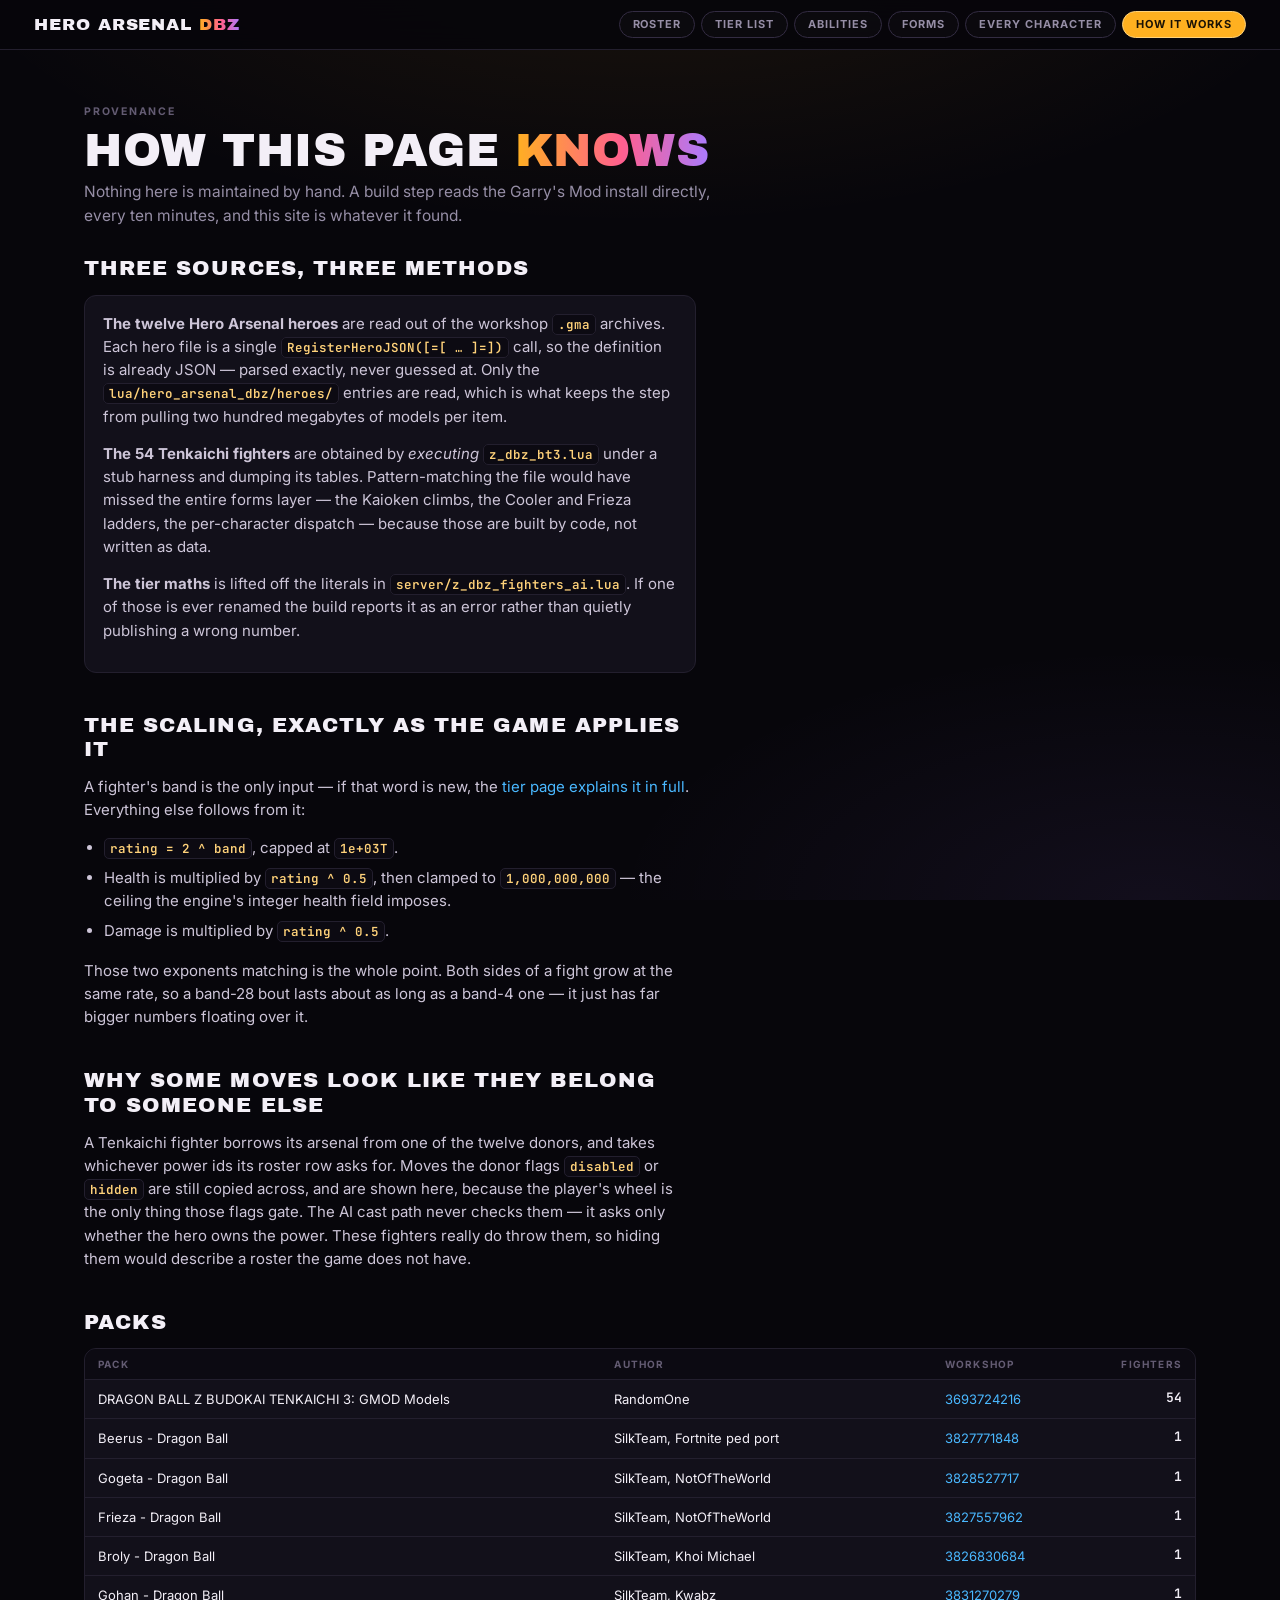
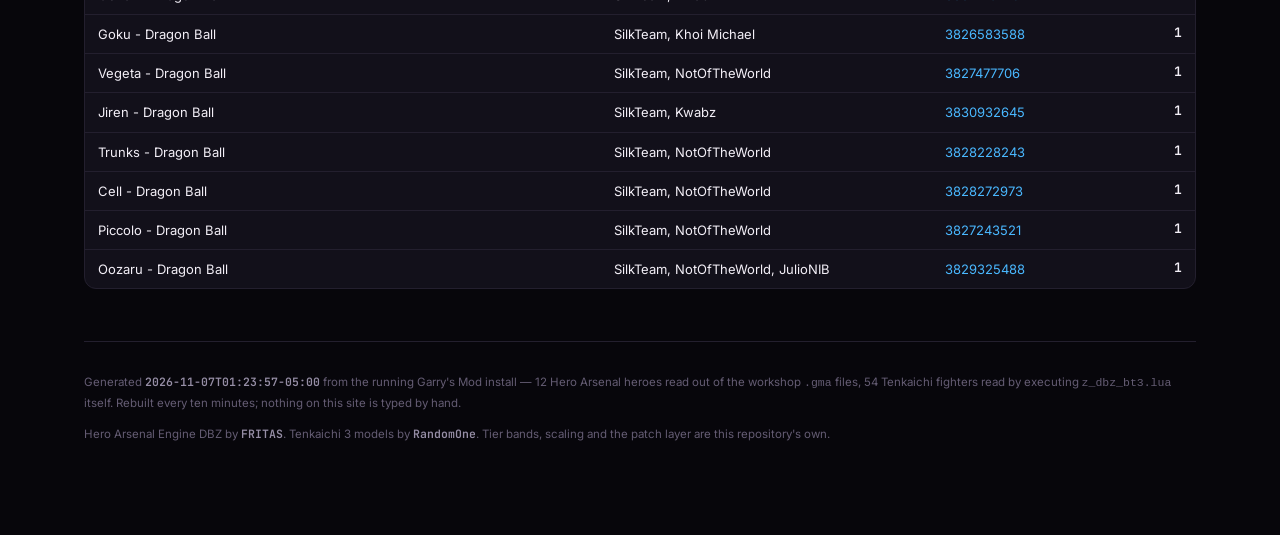
<file: docs/about.html>
<!doctype html>
<html lang="en" data-theme="dark">
<head>
<meta charset="utf-8">
<meta name="viewport" content="width=device-width,initial-scale=1">
<title>Roster Provenance</title>
<meta name="description" content="Every fighter, ability and tier in the Hero Arsenal DBZ roster, read straight out of the running Garry's Mod install.">
<meta name="color-scheme" content="dark">
<link rel="preconnect" href="https://fonts.gstatic.com" crossorigin>
<link rel="stylesheet" href="https://fonts.googleapis.com/css2?family=Archivo+Black&family=Inter:wght@400;500;600;700;800&family=JetBrains+Mono:wght@500;600;700&display=swap">
<style>/* ---------------------------------------------------------------------------
   Hero Arsenal DBZ -- one deliberately dark look.
   Palette is the roster's own: Super Saiyan gold is the accent because it is
   the colour the top of the ladder actually wears in game; Kamehameha blue
   carries the beams; Rose pink marks the danger figures. Neutrals are pushed
   violet rather than left pure grey so they sit under those three.
   Figures are set in a mono face on purpose -- this is a site about power
   levels, and the numbers have to line up in a column to be read.
--------------------------------------------------------------------------- */
:root{
  color-scheme:dark;
  --bg:#07060b; --bg-lift:#0c0a12; --panel:#12101a; --card:#191622;
  --line:#231f2e; --line-hi:#332c42;
  --ink:#f3eff7; --ink-2:#cdc5d8; --dim:#968ea6; --faint:#645c73;
  --ki:#ffb020; --ki-soft:#ffd27a; --beam:#4ab8ff; --rose:#ff5f8f;
  --namek:#5fd98a; --void:#a97bff;
  --grad:linear-gradient(90deg,var(--ki),var(--rose) 55%,var(--void));
  --display:'Archivo Black',Impact,'Haettenschweiler','Arial Narrow Bold',sans-serif;
  --body:Inter,ui-sans-serif,system-ui,-apple-system,'Segoe UI',sans-serif;
  --mono:'JetBrains Mono',ui-monospace,SFMono-Regular,Menlo,Consolas,monospace;
  --tierZ:#ffe08a; --tierX:#ffb020; --tierS:#ff7a4d; --tierA:#ff5f8f;
  --tierB:#a97bff; --tierC:#4ab8ff; --tierD:#5fd98a; --tierF:#7e8596;
}
*,*::before,*::after{box-sizing:border-box}
html{-webkit-text-size-adjust:100%}
body{
  margin:0;background:var(--bg);color:var(--ink);font-family:var(--body);
  font-size:15px;line-height:1.55;min-height:100vh;
  background-image:
    radial-gradient(ellipse 80% 50% at 50% -10%,rgba(255,176,32,.09),transparent 70%),
    radial-gradient(ellipse 60% 40% at 90% 100%,rgba(169,123,255,.07),transparent 70%);
  background-attachment:fixed;
}
img{max-width:100%;display:block}
a{color:var(--beam);text-decoration:none}
a:hover{text-decoration:underline}
:focus-visible{outline:2px solid var(--ki);outline-offset:2px;border-radius:4px}
@media (prefers-reduced-motion:reduce){*{animation:none!important;transition:none!important}}

/* --- bar ---------------------------------------------------------------- */
.bar{
  position:sticky;top:0;z-index:50;display:flex;align-items:center;
  gap:18px;flex-wrap:wrap;padding:11px clamp(14px,4vw,34px);
  background:rgba(7,6,11,.93);backdrop-filter:blur(14px);
  border-bottom:1px solid var(--line);
}
.brand{
  font:400 17px/1 var(--display);letter-spacing:.055em;text-transform:uppercase;
  white-space:nowrap;color:var(--ink);
}
.brand i{font-style:normal;background:var(--grad);-webkit-background-clip:text;background-clip:text;color:transparent}
.tabs{display:flex;gap:6px;flex-wrap:wrap;margin-left:auto}
.tabs a{
  padding:7px 13px;border-radius:999px;border:1px solid var(--line-hi);
  font:700 11px/1 var(--body);letter-spacing:.09em;text-transform:uppercase;
  color:var(--dim);background:rgba(255,255,255,.015);transition:color .14s,border-color .14s,background .14s;
}
.tabs a:hover{color:var(--ink);border-color:var(--faint);text-decoration:none}
.tabs a[aria-current="page"]{
  color:#1b1205;background:var(--ki);border-color:var(--ki-soft);
}

/* --- layout ------------------------------------------------------------- */
.wrap{max-width:1180px;margin:0 auto;padding:clamp(22px,4vw,46px) clamp(14px,4vw,34px) 80px}
.hd{margin:0 0 6px;font:400 clamp(28px,5.4vw,46px)/1.02 var(--display);
    letter-spacing:.012em;text-transform:uppercase;text-wrap:balance}
.hd em{font-style:normal;background:var(--grad);-webkit-background-clip:text;background-clip:text;color:transparent}
.sub{margin:0 0 26px;max-width:66ch;color:var(--dim);font-size:15.5px}
h2{margin:40px 0 14px;font:400 clamp(17px,2.6vw,21px)/1.15 var(--display);
   letter-spacing:.05em;text-transform:uppercase;color:var(--ink)}
h2:first-of-type{margin-top:28px}
.eyebrow{font:700 10.5px/1 var(--body);letter-spacing:.17em;text-transform:uppercase;color:var(--faint)}

/* --- meta strip --------------------------------------------------------- */
.strip{display:flex;flex-wrap:wrap;gap:0;margin:0 0 30px;
  border:1px solid var(--line);border-radius:12px;background:var(--panel);overflow:hidden}
.strip div{flex:1 1 128px;padding:13px 16px;border-right:1px solid var(--line)}
.strip div:last-child{border-right:0}
.strip b{display:block;font:400 20px/1.1 var(--mono);font-weight:700;color:var(--ki);
  font-variant-numeric:tabular-nums}
.strip span{display:block;margin-top:3px;font-size:10.5px;letter-spacing:.13em;
  text-transform:uppercase;color:var(--faint);font-weight:700}

/* --- controls ----------------------------------------------------------- */
.ctl{display:flex;gap:9px;flex-wrap:wrap;align-items:center;margin:0 0 22px}
.ctl input[type=search]{
  flex:1 1 230px;min-width:0;padding:9px 13px;border-radius:9px;
  border:1px solid var(--line-hi);background:var(--bg-lift);color:var(--ink);
  font:500 14px var(--body)}
.ctl input[type=search]::placeholder{color:var(--faint)}
.chip{
  padding:7px 12px;border-radius:999px;border:1px solid var(--line-hi);
  background:transparent;color:var(--dim);cursor:pointer;
  font:700 10.5px/1 var(--body);letter-spacing:.09em;text-transform:uppercase}
.chip:hover{color:var(--ink);border-color:var(--faint)}
.chip[aria-pressed="true"]{background:var(--ink);color:#0a0810;border-color:var(--ink)}
.count{margin-left:auto;font:600 11px var(--mono);color:var(--faint);
  letter-spacing:.06em;font-variant-numeric:tabular-nums}

/* --- sigil (a fighter's own aura colour, not decoration) ---------------- */
.sig{
  flex:none;display:grid;place-items:center;width:40px;height:40px;border-radius:10px;
  font:400 13px/1 var(--display);letter-spacing:.02em;color:#0a0810;
  background:var(--c,var(--ki));box-shadow:0 0 0 1px rgba(255,255,255,.1) inset;
}
.sig.sm{width:28px;height:28px;border-radius:8px;font-size:10px}

/* --- cards -------------------------------------------------------------- */
.grid{display:grid;gap:12px;grid-template-columns:repeat(auto-fill,minmax(285px,1fr))}
.card{
  border:1px solid var(--line);border-radius:13px;background:var(--card);
  padding:15px 16px;position:relative;overflow:hidden}
.card::before{content:"";position:absolute;inset:0 auto 0 0;width:3px;background:var(--c,var(--line-hi))}
.card h3{margin:0;font:400 15px/1.2 var(--display);letter-spacing:.025em;
  text-transform:uppercase;padding-right:46px}
/* The tier list links straight at a roster card, so say which one arrived:
   clear the sticky bar, then hold a ring on it long enough to be seen. */
.card[id]{scroll-margin-top:84px}
.card:target{border-color:var(--c,var(--ki));box-shadow:0 0 0 1px var(--c,var(--ki)),0 0 34px -8px var(--c,var(--ki))}
.card:target::before{width:5px}
/* No smooth-scroll here on purpose: a tier-list link can be sixty cards
   away, and animating that far reads as the page having lost its place. */
.card .top{display:flex;gap:12px;align-items:center;margin-bottom:12px}
.card .top>div{min-width:0;flex:1}
.card .who{margin-top:3px;font-size:11px;color:var(--faint);letter-spacing:.04em}
.tag{
  position:absolute;top:13px;right:14px;padding:3px 9px;border-radius:6px;
  font:400 12px/1.25 var(--display);letter-spacing:.04em;color:#0a0810;background:var(--t,var(--ki))}
.rows{display:grid;gap:0;margin:0;font-size:12.5px}
.rows div{display:flex;justify-content:space-between;gap:12px;
  padding:5px 0;border-top:1px solid var(--line)}
.rows div:first-child{border-top:0}
.rows dt,.rows span:first-child{color:var(--dim)}
.rows b{font:600 12.5px var(--mono);color:var(--ink-2);font-variant-numeric:tabular-nums;
  text-align:right;white-space:nowrap}
.rows b.hi{color:var(--ki)}
.moves{margin:12px 0 0;padding:11px 0 0;border-top:1px solid var(--line);
  display:flex;flex-wrap:wrap;gap:5px}
.mv{padding:3px 8px;border-radius:6px;background:var(--bg-lift);
  border:1px solid var(--line);font-size:11px;color:var(--ink-2);white-space:nowrap}
.mv.form{border-color:rgba(255,176,32,.4);color:var(--ki-soft)}
.mv.borrowed{opacity:.6}

/* --- tier rows ---------------------------------------------------------- */
.tier{display:flex;margin:0 0 11px;border:1px solid var(--line);border-radius:13px;
  background:var(--panel);overflow:hidden;min-height:84px}
.tier .let{
  flex:none;width:78px;display:grid;place-content:center;gap:2px;text-align:center;
  background:var(--t);color:#0a0810;padding:10px 4px}
.tier .let b{font:400 32px/1 var(--display);letter-spacing:.01em}
.tier .let span{font:700 9.5px/1 var(--body);letter-spacing:.1em;text-transform:uppercase;opacity:.72}
.tier .body{flex:1;min-width:0;padding:11px 14px;display:flex;flex-direction:column;gap:9px}
.tier .note{font-size:11.5px;color:var(--dim)}
.tier .note b{color:var(--ink-2);font:600 11.5px var(--mono)}
.tier .mem{display:flex;flex-wrap:wrap;gap:6px}
.tier .empty{color:var(--faint);font-size:12px;font-style:italic}
.fchip{
  display:flex;align-items:center;gap:7px;padding:4px 10px 4px 4px;border-radius:999px;
  background:var(--bg-lift);border:1px solid var(--line);font-size:12.5px;color:var(--ink-2);
  max-width:100%}
.fchip:hover{border-color:var(--faint);text-decoration:none;color:var(--ink)}
.fchip .nm{white-space:nowrap;overflow:hidden;text-overflow:ellipsis}
.fchip .bd{font:600 10.5px var(--mono);color:var(--faint);font-variant-numeric:tabular-nums}

/* --- tables ------------------------------------------------------------- */
.tscroll{overflow-x:auto;border:1px solid var(--line);border-radius:12px;background:var(--panel)}
table{border-collapse:collapse;width:100%;font-size:13px;min-width:580px}
th,td{padding:9px 13px;text-align:left;border-bottom:1px solid var(--line);vertical-align:top}
th{font:700 10px var(--body);letter-spacing:.12em;text-transform:uppercase;
  color:var(--faint);background:var(--bg-lift);position:sticky;top:0;white-space:nowrap}
tr:last-child td{border-bottom:0}
td.n{font:600 13px var(--mono);font-variant-numeric:tabular-nums;text-align:right;white-space:nowrap}
tbody tr:hover td{background:rgba(255,255,255,.018)}

/* --- prose -------------------------------------------------------------- */
.prose{max-width:68ch}
.prose p{margin:0 0 14px;color:var(--ink-2)}
.prose code{font:600 12.5px var(--mono);background:var(--bg-lift);
  border:1px solid var(--line);border-radius:5px;padding:1px 5px;color:var(--ki-soft)}
.prose ul{margin:0 0 16px;padding-left:20px;color:var(--ink-2)}
.prose li{margin:0 0 7px}
.panel{border:1px solid var(--line);border-radius:12px;background:var(--panel);
  padding:16px 18px;margin:0 0 18px}
.foot{margin-top:52px;padding-top:18px;border-top:1px solid var(--line);
  color:var(--faint);font-size:11.5px;line-height:1.75}
.foot b{color:var(--dim);font-family:var(--mono);font-weight:600}
.hidden{display:none!important}

@media (max-width:700px){
  .bar{gap:10px;padding:9px 13px}
  .tabs{margin-left:0;width:100%;overflow-x:auto;flex-wrap:nowrap;
    scrollbar-width:none;-webkit-overflow-scrolling:touch}
  .tabs::-webkit-scrollbar{display:none}
  .tabs a{flex:none}
  .tier .let{width:58px}
  .tier .let b{font-size:25px}
  .strip div{flex:1 1 50%}
  .count{margin-left:0;width:100%}
}

/* --- the census: every character installed, grouped by the pack that -----
   shipped it.  Deliberately NOT the roster card treatment: these are a
   thousand-plus names with almost nothing declared about them, so the unit
   is a dense pill, and the pack header carries what little provenance the
   .gma archive actually knows. */
.pack{margin:0 0 10px;border:1px solid var(--line);border-radius:12px;
  background:var(--panel);overflow:hidden}
.pack>h3{display:flex;align-items:baseline;gap:10px;flex-wrap:wrap;margin:0;
  padding:10px 14px;border-bottom:1px solid var(--line);background:var(--bg-lift);
  font:400 13.5px/1.25 var(--display);letter-spacing:.02em;color:var(--ink)}
.pack>h3 a{font:600 10.5px var(--mono);color:var(--faint)}
.pack>h3 .cnt{margin-left:auto;font:700 9.5px var(--body);letter-spacing:.11em;
  text-transform:uppercase;color:var(--faint);white-space:nowrap}
.pack .mem{display:flex;flex-wrap:wrap;gap:6px;padding:12px 14px}
.nchip{display:flex;align-items:center;gap:7px;max-width:100%;
  padding:4px 10px;border-radius:999px;background:var(--bg-lift);
  border:1px solid var(--line);font-size:12.5px;color:var(--ink-2)}
.nchip .dot{flex:none;width:7px;height:7px;border-radius:50%;background:var(--f)}
.nchip .nm{white-space:nowrap;overflow:hidden;text-overflow:ellipsis}
.nchip .hp{font:600 10.5px var(--mono);color:var(--faint);
  font-variant-numeric:tabular-nums}
/* A pack that never declared PrintName gets its class name title-cased, and
   says so rather than passing the guess off as the author's own wording. */
.nchip.guessed .nm{font-style:italic;color:var(--dim)}

/* --- the band explainer ------------------------------------------------- */
.define{display:flex;gap:14px;align-items:flex-start;margin:0 0 26px;padding:14px 16px;
  border:1px solid var(--line-hi);border-radius:12px;background:var(--panel)}
.define .k{flex:none;font:700 9.5px/1 var(--body);letter-spacing:.14em;
  text-transform:uppercase;color:var(--ki);padding-top:3px}
.define p{margin:0;font-size:13.5px;color:var(--ink-2);max-width:72ch}
.define b{color:var(--ink);font-weight:600}
.define code{font:600 12.5px var(--mono);background:var(--bg-lift);
  border:1px solid var(--line);border-radius:5px;padding:1px 5px;color:var(--ki-soft)}
h2[id]{scroll-margin-top:84px}
/* Which of a pack's twenty same-named classes this pill actually is. */
.nchip .var{font:600 10px var(--mono);color:var(--void);opacity:.85;
  white-space:nowrap;max-width:14ch;overflow:hidden;text-overflow:ellipsis}
</style>
</head>
<body>
<header class="bar">
  <span class="brand">Hero Arsenal <i>DBZ</i></span>
  <nav class="tabs" aria-label="Sections"><a href="index.html">Roster</a><a href="tiers.html">Tier List</a><a href="abilities.html">Abilities</a><a href="forms.html">Forms</a><a href="characters.html">Every Character</a><a href="about.html" aria-current="page">How It Works</a></nav>
</header>
<main class="wrap">
<p class="eyebrow">Provenance</p>
<h1 class="hd">How this page <em>knows</em></h1>
<p class="sub">Nothing here is maintained by hand. A build step reads the
Garry&#39;s Mod install directly, every ten minutes, and this site is whatever
it found.</p>
<div class="prose">
<h2>Three sources, three methods</h2>
<div class="panel">
<p><b>The twelve Hero Arsenal heroes</b> are read out of the workshop
<code>.gma</code> archives. Each hero file is a single
<code>RegisterHeroJSON([=[ &hellip; ]=])</code> call, so the definition is
already JSON &mdash; parsed exactly, never guessed at. Only the
<code>lua/hero_arsenal_dbz/heroes/</code> entries are read, which is what keeps
the step from pulling two hundred megabytes of models per item.</p>
<p><b>The 54 Tenkaichi fighters</b> are obtained by <em>executing</em>
<code>z_dbz_bt3.lua</code> under a stub harness and dumping its tables.
Pattern-matching the file would have missed the entire forms layer &mdash; the
Kaioken climbs, the Cooler and Frieza ladders, the per-character dispatch
&mdash; because those are built by code, not written as data.</p>
<p><b>The tier maths</b> is lifted off the literals in
<code>server/z_dbz_fighters_ai.lua</code>. If one of those is ever renamed the
build reports it as an error rather than quietly publishing a wrong number.</p>
</div>

<h2>The scaling, exactly as the game applies it</h2>
<p>A fighter&#39;s band is the only input &mdash; if that word is new, the
<a href="tiers.html#band">tier page explains it in full</a>. Everything else
follows from it:</p>
<ul>
<li><code>rating = 2 ^ band</code>, capped at
<code>1e+03T</code>.</li>
<li>Health is multiplied by <code>rating ^ 0.5</code>, then
clamped to <code>1,000,000,000</code> &mdash; the ceiling the engine&#39;s
integer health field imposes.</li>
<li>Damage is multiplied by <code>rating ^ 0.5</code>.</li>
</ul>
<p>Those two exponents matching is the whole point. Both sides of a fight grow
at the same rate, so a band-28 bout lasts about as long as a band-4 one
&mdash; it just has far bigger numbers floating over it.</p>

<h2>Why some moves look like they belong to someone else</h2>
<p>A Tenkaichi fighter borrows its arsenal from one of the twelve donors, and
takes whichever power ids its roster row asks for. Moves the donor flags
<code>disabled</code> or <code>hidden</code> are still copied across, and are
shown here, because the player&#39;s wheel is the only thing those flags gate.
The AI cast path never checks them &mdash; it asks only whether the hero owns
the power. These fighters really do throw them, so hiding them would describe
a roster the game does not have.</p>

<h2>Packs</h2>
</div>
<div class="tscroll"><table><thead><tr><th>Pack</th><th>Author</th>
<th>Workshop</th><th style="text-align:right">Fighters</th></tr></thead>
<tbody><tr><td>DRAGON BALL Z BUDOKAI TENKAICHI 3: GMOD Models</td><td>RandomOne</td><td><a href="https://steamcommunity.com/sharedfiles/filedetails/?id=3693724216" rel="noopener">3693724216</a></td><td class="n">54</td></tr><tr><td>Beerus - Dragon Ball</td><td>SilkTeam, Fortnite ped port</td><td><a href="https://steamcommunity.com/sharedfiles/filedetails/?id=3827771848" rel="noopener">3827771848</a></td><td class="n">1</td></tr><tr><td>Gogeta - Dragon Ball</td><td>SilkTeam, NotOfTheWorld</td><td><a href="https://steamcommunity.com/sharedfiles/filedetails/?id=3828527717" rel="noopener">3828527717</a></td><td class="n">1</td></tr><tr><td>Frieza - Dragon Ball</td><td>SilkTeam, NotOfTheWorld</td><td><a href="https://steamcommunity.com/sharedfiles/filedetails/?id=3827557962" rel="noopener">3827557962</a></td><td class="n">1</td></tr><tr><td>Broly - Dragon Ball</td><td>SilkTeam, Khoi Michael</td><td><a href="https://steamcommunity.com/sharedfiles/filedetails/?id=3826830684" rel="noopener">3826830684</a></td><td class="n">1</td></tr><tr><td>Gohan - Dragon Ball</td><td>SilkTeam, Kwabz</td><td><a href="https://steamcommunity.com/sharedfiles/filedetails/?id=3831270279" rel="noopener">3831270279</a></td><td class="n">1</td></tr><tr><td>Goku - Dragon Ball</td><td>SilkTeam, Khoi Michael</td><td><a href="https://steamcommunity.com/sharedfiles/filedetails/?id=3826583588" rel="noopener">3826583588</a></td><td class="n">1</td></tr><tr><td>Vegeta - Dragon Ball</td><td>SilkTeam, NotOfTheWorld</td><td><a href="https://steamcommunity.com/sharedfiles/filedetails/?id=3827477706" rel="noopener">3827477706</a></td><td class="n">1</td></tr><tr><td>Jiren - Dragon Ball</td><td>SilkTeam, Kwabz</td><td><a href="https://steamcommunity.com/sharedfiles/filedetails/?id=3830932645" rel="noopener">3830932645</a></td><td class="n">1</td></tr><tr><td>Trunks - Dragon Ball</td><td>SilkTeam, NotOfTheWorld</td><td><a href="https://steamcommunity.com/sharedfiles/filedetails/?id=3828228243" rel="noopener">3828228243</a></td><td class="n">1</td></tr><tr><td>Cell - Dragon Ball</td><td>SilkTeam, NotOfTheWorld</td><td><a href="https://steamcommunity.com/sharedfiles/filedetails/?id=3828272973" rel="noopener">3828272973</a></td><td class="n">1</td></tr><tr><td>Piccolo - Dragon Ball</td><td>SilkTeam, NotOfTheWorld</td><td><a href="https://steamcommunity.com/sharedfiles/filedetails/?id=3827243521" rel="noopener">3827243521</a></td><td class="n">1</td></tr><tr><td>Oozaru - Dragon Ball</td><td>SilkTeam, NotOfTheWorld, JulioNIB</td><td><a href="https://steamcommunity.com/sharedfiles/filedetails/?id=3829325488" rel="noopener">3829325488</a></td><td class="n">1</td></tr></tbody></table></div>
<footer class="foot">
<p>Generated <b>2026-11-07T01:23:57-05:00</b> from the running Garry&#39;s Mod
install &mdash; 12 Hero Arsenal heroes read out of the workshop
<code>.gma</code> files, 54 Tenkaichi fighters read by executing
<code>z_dbz_bt3.lua</code> itself. Rebuilt every ten minutes; nothing on this
site is typed by hand.</p>
<p>Hero Arsenal Engine DBZ by <b>FRITAS</b>. Tenkaichi 3 models by
<b>RandomOne</b>. Tier bands, scaling and the patch layer are this
repository&#39;s own.</p>
</footer>
</main>
</body>
</html>
</file>
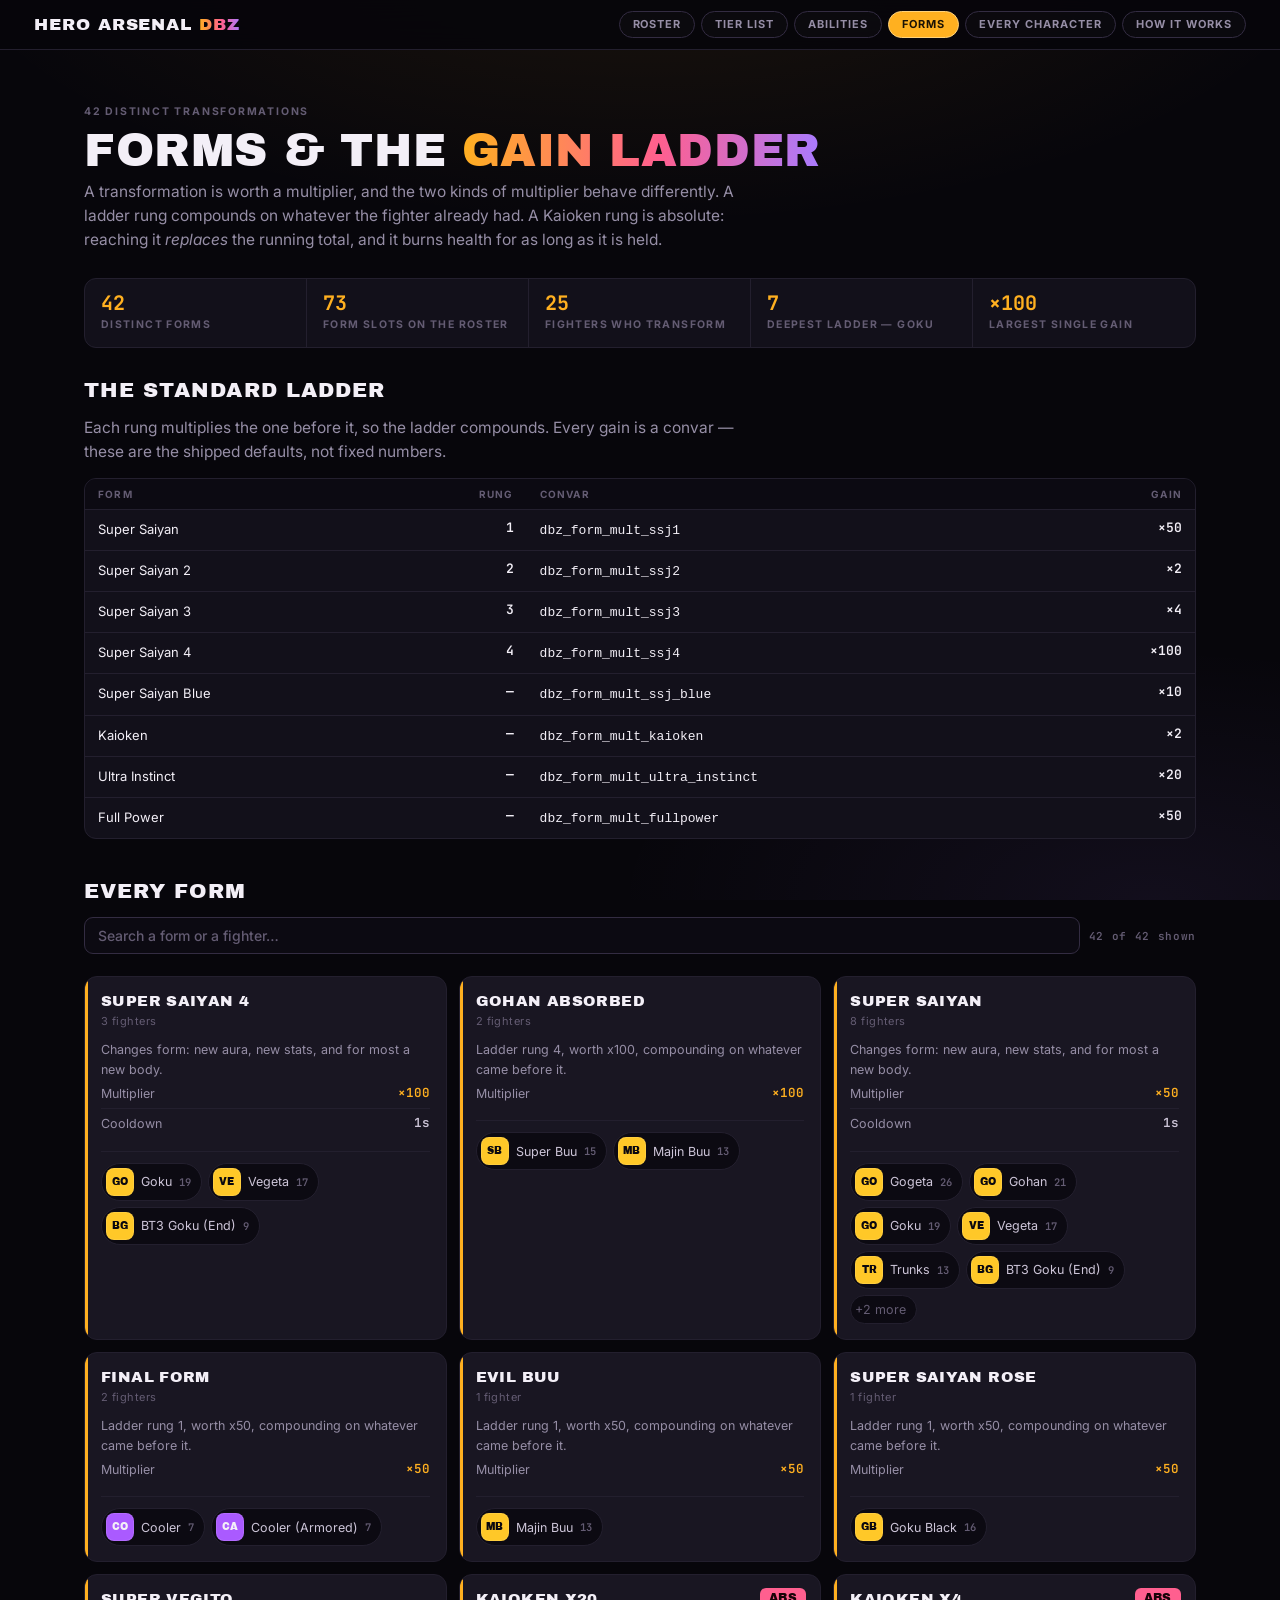
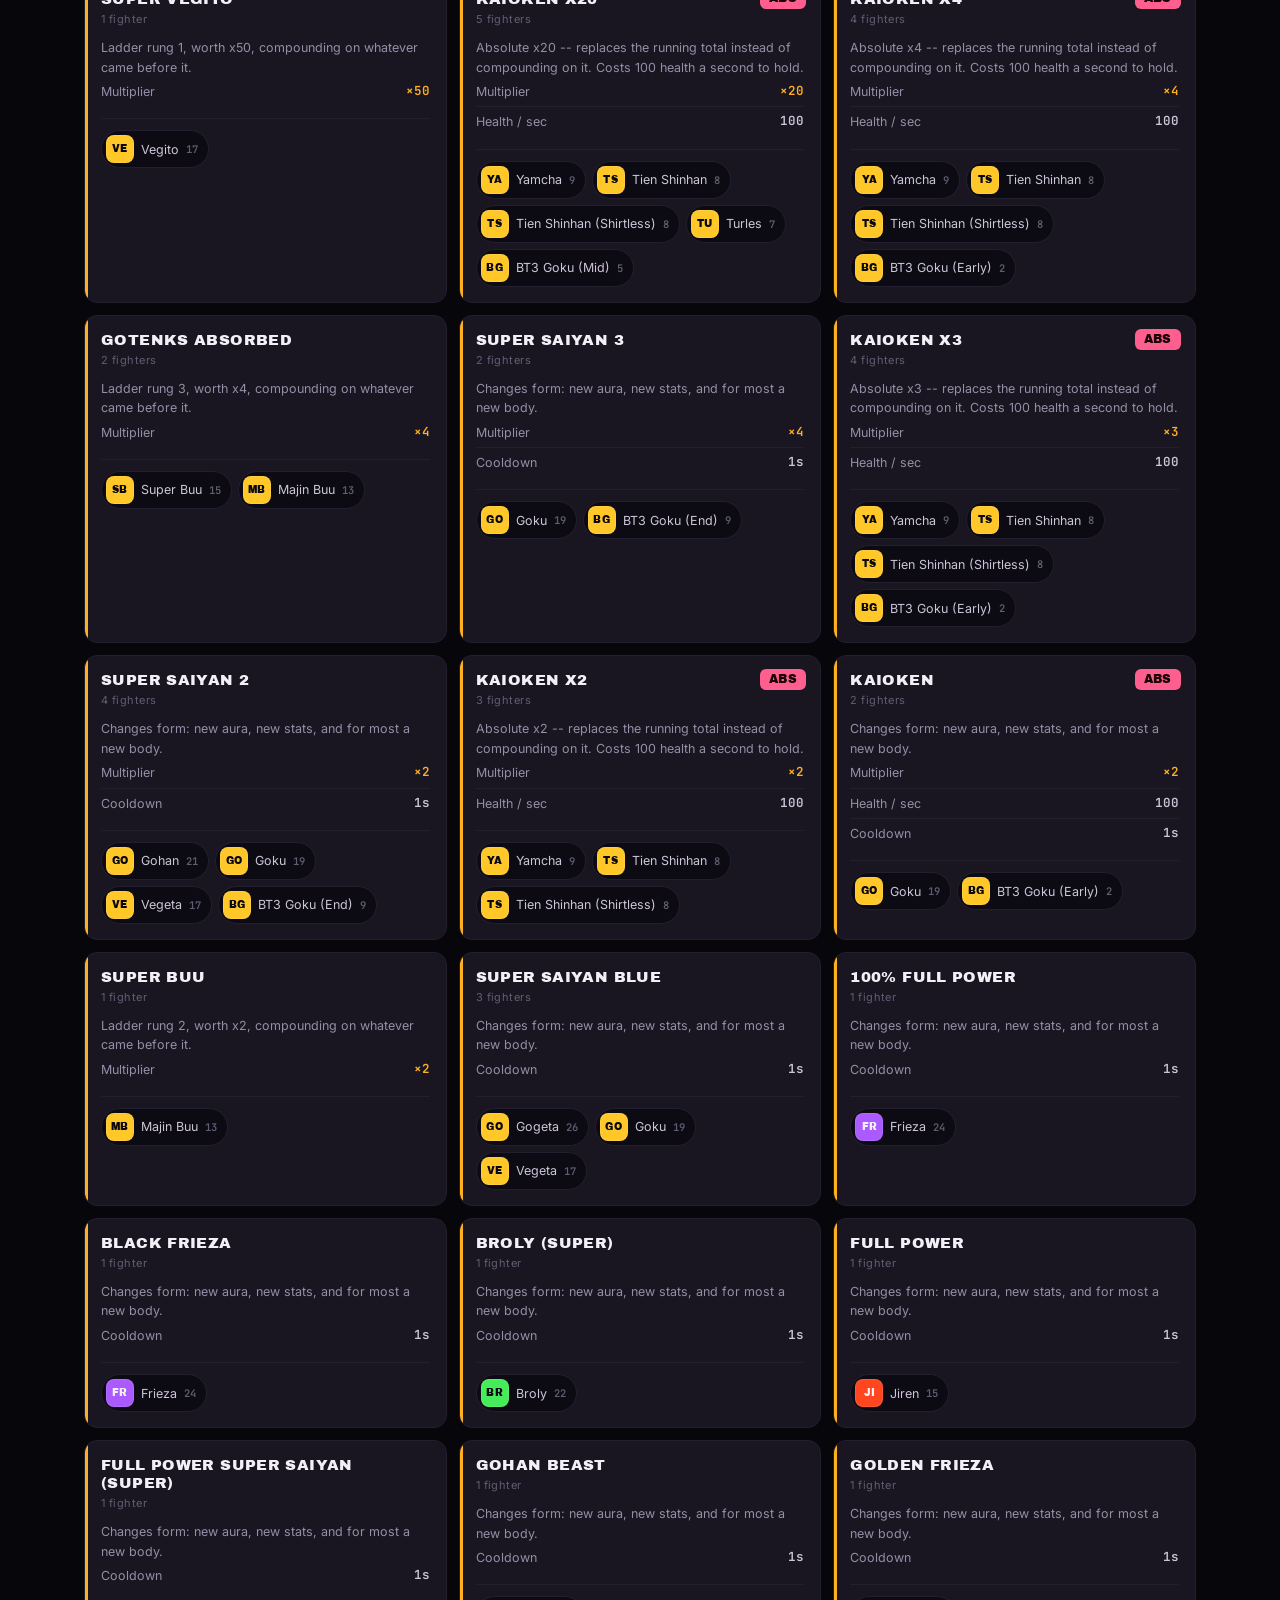
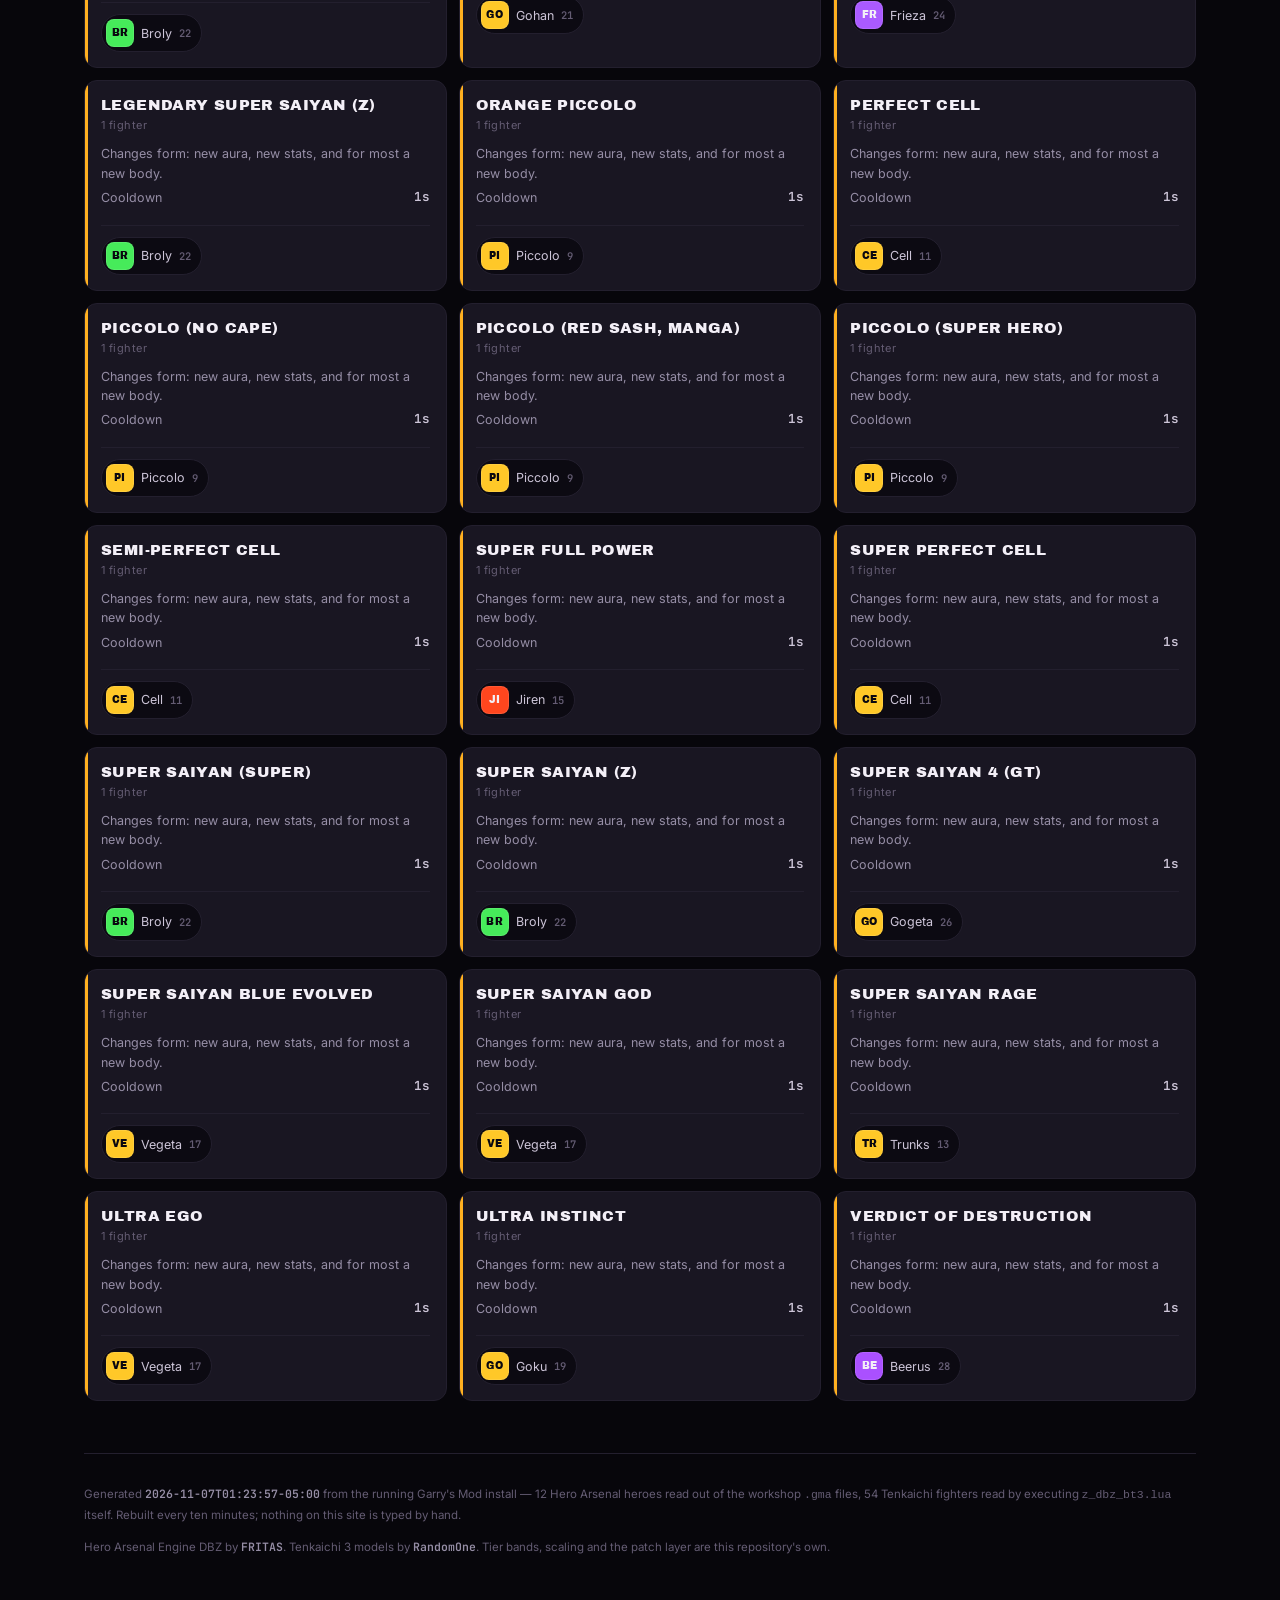
<file: docs/forms.html>
<!doctype html>
<html lang="en" data-theme="dark">
<head>
<meta charset="utf-8">
<meta name="viewport" content="width=device-width,initial-scale=1">
<title>DBZ Transformations</title>
<meta name="description" content="Every fighter, ability and tier in the Hero Arsenal DBZ roster, read straight out of the running Garry's Mod install.">
<meta name="color-scheme" content="dark">
<link rel="preconnect" href="https://fonts.gstatic.com" crossorigin>
<link rel="stylesheet" href="https://fonts.googleapis.com/css2?family=Archivo+Black&family=Inter:wght@400;500;600;700;800&family=JetBrains+Mono:wght@500;600;700&display=swap">
<style>/* ---------------------------------------------------------------------------
   Hero Arsenal DBZ -- one deliberately dark look.
   Palette is the roster's own: Super Saiyan gold is the accent because it is
   the colour the top of the ladder actually wears in game; Kamehameha blue
   carries the beams; Rose pink marks the danger figures. Neutrals are pushed
   violet rather than left pure grey so they sit under those three.
   Figures are set in a mono face on purpose -- this is a site about power
   levels, and the numbers have to line up in a column to be read.
--------------------------------------------------------------------------- */
:root{
  color-scheme:dark;
  --bg:#07060b; --bg-lift:#0c0a12; --panel:#12101a; --card:#191622;
  --line:#231f2e; --line-hi:#332c42;
  --ink:#f3eff7; --ink-2:#cdc5d8; --dim:#968ea6; --faint:#645c73;
  --ki:#ffb020; --ki-soft:#ffd27a; --beam:#4ab8ff; --rose:#ff5f8f;
  --namek:#5fd98a; --void:#a97bff;
  --grad:linear-gradient(90deg,var(--ki),var(--rose) 55%,var(--void));
  --display:'Archivo Black',Impact,'Haettenschweiler','Arial Narrow Bold',sans-serif;
  --body:Inter,ui-sans-serif,system-ui,-apple-system,'Segoe UI',sans-serif;
  --mono:'JetBrains Mono',ui-monospace,SFMono-Regular,Menlo,Consolas,monospace;
  --tierZ:#ffe08a; --tierX:#ffb020; --tierS:#ff7a4d; --tierA:#ff5f8f;
  --tierB:#a97bff; --tierC:#4ab8ff; --tierD:#5fd98a; --tierF:#7e8596;
}
*,*::before,*::after{box-sizing:border-box}
html{-webkit-text-size-adjust:100%}
body{
  margin:0;background:var(--bg);color:var(--ink);font-family:var(--body);
  font-size:15px;line-height:1.55;min-height:100vh;
  background-image:
    radial-gradient(ellipse 80% 50% at 50% -10%,rgba(255,176,32,.09),transparent 70%),
    radial-gradient(ellipse 60% 40% at 90% 100%,rgba(169,123,255,.07),transparent 70%);
  background-attachment:fixed;
}
img{max-width:100%;display:block}
a{color:var(--beam);text-decoration:none}
a:hover{text-decoration:underline}
:focus-visible{outline:2px solid var(--ki);outline-offset:2px;border-radius:4px}
@media (prefers-reduced-motion:reduce){*{animation:none!important;transition:none!important}}

/* --- bar ---------------------------------------------------------------- */
.bar{
  position:sticky;top:0;z-index:50;display:flex;align-items:center;
  gap:18px;flex-wrap:wrap;padding:11px clamp(14px,4vw,34px);
  background:rgba(7,6,11,.93);backdrop-filter:blur(14px);
  border-bottom:1px solid var(--line);
}
.brand{
  font:400 17px/1 var(--display);letter-spacing:.055em;text-transform:uppercase;
  white-space:nowrap;color:var(--ink);
}
.brand i{font-style:normal;background:var(--grad);-webkit-background-clip:text;background-clip:text;color:transparent}
.tabs{display:flex;gap:6px;flex-wrap:wrap;margin-left:auto}
.tabs a{
  padding:7px 13px;border-radius:999px;border:1px solid var(--line-hi);
  font:700 11px/1 var(--body);letter-spacing:.09em;text-transform:uppercase;
  color:var(--dim);background:rgba(255,255,255,.015);transition:color .14s,border-color .14s,background .14s;
}
.tabs a:hover{color:var(--ink);border-color:var(--faint);text-decoration:none}
.tabs a[aria-current="page"]{
  color:#1b1205;background:var(--ki);border-color:var(--ki-soft);
}

/* --- layout ------------------------------------------------------------- */
.wrap{max-width:1180px;margin:0 auto;padding:clamp(22px,4vw,46px) clamp(14px,4vw,34px) 80px}
.hd{margin:0 0 6px;font:400 clamp(28px,5.4vw,46px)/1.02 var(--display);
    letter-spacing:.012em;text-transform:uppercase;text-wrap:balance}
.hd em{font-style:normal;background:var(--grad);-webkit-background-clip:text;background-clip:text;color:transparent}
.sub{margin:0 0 26px;max-width:66ch;color:var(--dim);font-size:15.5px}
h2{margin:40px 0 14px;font:400 clamp(17px,2.6vw,21px)/1.15 var(--display);
   letter-spacing:.05em;text-transform:uppercase;color:var(--ink)}
h2:first-of-type{margin-top:28px}
.eyebrow{font:700 10.5px/1 var(--body);letter-spacing:.17em;text-transform:uppercase;color:var(--faint)}

/* --- meta strip --------------------------------------------------------- */
.strip{display:flex;flex-wrap:wrap;gap:0;margin:0 0 30px;
  border:1px solid var(--line);border-radius:12px;background:var(--panel);overflow:hidden}
.strip div{flex:1 1 128px;padding:13px 16px;border-right:1px solid var(--line)}
.strip div:last-child{border-right:0}
.strip b{display:block;font:400 20px/1.1 var(--mono);font-weight:700;color:var(--ki);
  font-variant-numeric:tabular-nums}
.strip span{display:block;margin-top:3px;font-size:10.5px;letter-spacing:.13em;
  text-transform:uppercase;color:var(--faint);font-weight:700}

/* --- controls ----------------------------------------------------------- */
.ctl{display:flex;gap:9px;flex-wrap:wrap;align-items:center;margin:0 0 22px}
.ctl input[type=search]{
  flex:1 1 230px;min-width:0;padding:9px 13px;border-radius:9px;
  border:1px solid var(--line-hi);background:var(--bg-lift);color:var(--ink);
  font:500 14px var(--body)}
.ctl input[type=search]::placeholder{color:var(--faint)}
.chip{
  padding:7px 12px;border-radius:999px;border:1px solid var(--line-hi);
  background:transparent;color:var(--dim);cursor:pointer;
  font:700 10.5px/1 var(--body);letter-spacing:.09em;text-transform:uppercase}
.chip:hover{color:var(--ink);border-color:var(--faint)}
.chip[aria-pressed="true"]{background:var(--ink);color:#0a0810;border-color:var(--ink)}
.count{margin-left:auto;font:600 11px var(--mono);color:var(--faint);
  letter-spacing:.06em;font-variant-numeric:tabular-nums}

/* --- sigil (a fighter's own aura colour, not decoration) ---------------- */
.sig{
  flex:none;display:grid;place-items:center;width:40px;height:40px;border-radius:10px;
  font:400 13px/1 var(--display);letter-spacing:.02em;color:#0a0810;
  background:var(--c,var(--ki));box-shadow:0 0 0 1px rgba(255,255,255,.1) inset;
}
.sig.sm{width:28px;height:28px;border-radius:8px;font-size:10px}

/* --- cards -------------------------------------------------------------- */
.grid{display:grid;gap:12px;grid-template-columns:repeat(auto-fill,minmax(285px,1fr))}
.card{
  border:1px solid var(--line);border-radius:13px;background:var(--card);
  padding:15px 16px;position:relative;overflow:hidden}
.card::before{content:"";position:absolute;inset:0 auto 0 0;width:3px;background:var(--c,var(--line-hi))}
.card h3{margin:0;font:400 15px/1.2 var(--display);letter-spacing:.025em;
  text-transform:uppercase;padding-right:46px}
/* The tier list links straight at a roster card, so say which one arrived:
   clear the sticky bar, then hold a ring on it long enough to be seen. */
.card[id]{scroll-margin-top:84px}
.card:target{border-color:var(--c,var(--ki));box-shadow:0 0 0 1px var(--c,var(--ki)),0 0 34px -8px var(--c,var(--ki))}
.card:target::before{width:5px}
/* No smooth-scroll here on purpose: a tier-list link can be sixty cards
   away, and animating that far reads as the page having lost its place. */
.card .top{display:flex;gap:12px;align-items:center;margin-bottom:12px}
.card .top>div{min-width:0;flex:1}
.card .who{margin-top:3px;font-size:11px;color:var(--faint);letter-spacing:.04em}
.tag{
  position:absolute;top:13px;right:14px;padding:3px 9px;border-radius:6px;
  font:400 12px/1.25 var(--display);letter-spacing:.04em;color:#0a0810;background:var(--t,var(--ki))}
.rows{display:grid;gap:0;margin:0;font-size:12.5px}
.rows div{display:flex;justify-content:space-between;gap:12px;
  padding:5px 0;border-top:1px solid var(--line)}
.rows div:first-child{border-top:0}
.rows dt,.rows span:first-child{color:var(--dim)}
.rows b{font:600 12.5px var(--mono);color:var(--ink-2);font-variant-numeric:tabular-nums;
  text-align:right;white-space:nowrap}
.rows b.hi{color:var(--ki)}
.moves{margin:12px 0 0;padding:11px 0 0;border-top:1px solid var(--line);
  display:flex;flex-wrap:wrap;gap:5px}
.mv{padding:3px 8px;border-radius:6px;background:var(--bg-lift);
  border:1px solid var(--line);font-size:11px;color:var(--ink-2);white-space:nowrap}
.mv.form{border-color:rgba(255,176,32,.4);color:var(--ki-soft)}
.mv.borrowed{opacity:.6}

/* --- tier rows ---------------------------------------------------------- */
.tier{display:flex;margin:0 0 11px;border:1px solid var(--line);border-radius:13px;
  background:var(--panel);overflow:hidden;min-height:84px}
.tier .let{
  flex:none;width:78px;display:grid;place-content:center;gap:2px;text-align:center;
  background:var(--t);color:#0a0810;padding:10px 4px}
.tier .let b{font:400 32px/1 var(--display);letter-spacing:.01em}
.tier .let span{font:700 9.5px/1 var(--body);letter-spacing:.1em;text-transform:uppercase;opacity:.72}
.tier .body{flex:1;min-width:0;padding:11px 14px;display:flex;flex-direction:column;gap:9px}
.tier .note{font-size:11.5px;color:var(--dim)}
.tier .note b{color:var(--ink-2);font:600 11.5px var(--mono)}
.tier .mem{display:flex;flex-wrap:wrap;gap:6px}
.tier .empty{color:var(--faint);font-size:12px;font-style:italic}
.fchip{
  display:flex;align-items:center;gap:7px;padding:4px 10px 4px 4px;border-radius:999px;
  background:var(--bg-lift);border:1px solid var(--line);font-size:12.5px;color:var(--ink-2);
  max-width:100%}
.fchip:hover{border-color:var(--faint);text-decoration:none;color:var(--ink)}
.fchip .nm{white-space:nowrap;overflow:hidden;text-overflow:ellipsis}
.fchip .bd{font:600 10.5px var(--mono);color:var(--faint);font-variant-numeric:tabular-nums}

/* --- tables ------------------------------------------------------------- */
.tscroll{overflow-x:auto;border:1px solid var(--line);border-radius:12px;background:var(--panel)}
table{border-collapse:collapse;width:100%;font-size:13px;min-width:580px}
th,td{padding:9px 13px;text-align:left;border-bottom:1px solid var(--line);vertical-align:top}
th{font:700 10px var(--body);letter-spacing:.12em;text-transform:uppercase;
  color:var(--faint);background:var(--bg-lift);position:sticky;top:0;white-space:nowrap}
tr:last-child td{border-bottom:0}
td.n{font:600 13px var(--mono);font-variant-numeric:tabular-nums;text-align:right;white-space:nowrap}
tbody tr:hover td{background:rgba(255,255,255,.018)}

/* --- prose -------------------------------------------------------------- */
.prose{max-width:68ch}
.prose p{margin:0 0 14px;color:var(--ink-2)}
.prose code{font:600 12.5px var(--mono);background:var(--bg-lift);
  border:1px solid var(--line);border-radius:5px;padding:1px 5px;color:var(--ki-soft)}
.prose ul{margin:0 0 16px;padding-left:20px;color:var(--ink-2)}
.prose li{margin:0 0 7px}
.panel{border:1px solid var(--line);border-radius:12px;background:var(--panel);
  padding:16px 18px;margin:0 0 18px}
.foot{margin-top:52px;padding-top:18px;border-top:1px solid var(--line);
  color:var(--faint);font-size:11.5px;line-height:1.75}
.foot b{color:var(--dim);font-family:var(--mono);font-weight:600}
.hidden{display:none!important}

@media (max-width:700px){
  .bar{gap:10px;padding:9px 13px}
  .tabs{margin-left:0;width:100%;overflow-x:auto;flex-wrap:nowrap;
    scrollbar-width:none;-webkit-overflow-scrolling:touch}
  .tabs::-webkit-scrollbar{display:none}
  .tabs a{flex:none}
  .tier .let{width:58px}
  .tier .let b{font-size:25px}
  .strip div{flex:1 1 50%}
  .count{margin-left:0;width:100%}
}

/* --- the census: every character installed, grouped by the pack that -----
   shipped it.  Deliberately NOT the roster card treatment: these are a
   thousand-plus names with almost nothing declared about them, so the unit
   is a dense pill, and the pack header carries what little provenance the
   .gma archive actually knows. */
.pack{margin:0 0 10px;border:1px solid var(--line);border-radius:12px;
  background:var(--panel);overflow:hidden}
.pack>h3{display:flex;align-items:baseline;gap:10px;flex-wrap:wrap;margin:0;
  padding:10px 14px;border-bottom:1px solid var(--line);background:var(--bg-lift);
  font:400 13.5px/1.25 var(--display);letter-spacing:.02em;color:var(--ink)}
.pack>h3 a{font:600 10.5px var(--mono);color:var(--faint)}
.pack>h3 .cnt{margin-left:auto;font:700 9.5px var(--body);letter-spacing:.11em;
  text-transform:uppercase;color:var(--faint);white-space:nowrap}
.pack .mem{display:flex;flex-wrap:wrap;gap:6px;padding:12px 14px}
.nchip{display:flex;align-items:center;gap:7px;max-width:100%;
  padding:4px 10px;border-radius:999px;background:var(--bg-lift);
  border:1px solid var(--line);font-size:12.5px;color:var(--ink-2)}
.nchip .dot{flex:none;width:7px;height:7px;border-radius:50%;background:var(--f)}
.nchip .nm{white-space:nowrap;overflow:hidden;text-overflow:ellipsis}
.nchip .hp{font:600 10.5px var(--mono);color:var(--faint);
  font-variant-numeric:tabular-nums}
/* A pack that never declared PrintName gets its class name title-cased, and
   says so rather than passing the guess off as the author's own wording. */
.nchip.guessed .nm{font-style:italic;color:var(--dim)}

/* --- the band explainer ------------------------------------------------- */
.define{display:flex;gap:14px;align-items:flex-start;margin:0 0 26px;padding:14px 16px;
  border:1px solid var(--line-hi);border-radius:12px;background:var(--panel)}
.define .k{flex:none;font:700 9.5px/1 var(--body);letter-spacing:.14em;
  text-transform:uppercase;color:var(--ki);padding-top:3px}
.define p{margin:0;font-size:13.5px;color:var(--ink-2);max-width:72ch}
.define b{color:var(--ink);font-weight:600}
.define code{font:600 12.5px var(--mono);background:var(--bg-lift);
  border:1px solid var(--line);border-radius:5px;padding:1px 5px;color:var(--ki-soft)}
h2[id]{scroll-margin-top:84px}
/* Which of a pack's twenty same-named classes this pill actually is. */
.nchip .var{font:600 10px var(--mono);color:var(--void);opacity:.85;
  white-space:nowrap;max-width:14ch;overflow:hidden;text-overflow:ellipsis}
</style>
</head>
<body>
<header class="bar">
  <span class="brand">Hero Arsenal <i>DBZ</i></span>
  <nav class="tabs" aria-label="Sections"><a href="index.html">Roster</a><a href="tiers.html">Tier List</a><a href="abilities.html">Abilities</a><a href="forms.html" aria-current="page">Forms</a><a href="characters.html">Every Character</a><a href="about.html">How It Works</a></nav>
</header>
<main class="wrap">
<p class="eyebrow">42 distinct transformations</p>
<h1 class="hd">Forms &amp; the <em>gain ladder</em></h1>
<p class="sub">A transformation is worth a multiplier, and the two kinds of
multiplier behave differently. A ladder rung compounds on whatever the fighter
already had. A Kaioken rung is absolute: reaching it <em>replaces</em> the
running total, and it burns health for as long as it is held.</p>
<section class="strip"><div><b>42</b><span>distinct forms</span></div><div><b>73</b><span>form slots on the roster</span></div><div><b>25</b><span>fighters who transform</span></div><div><b>7</b><span>deepest ladder &mdash; Goku</span></div><div><b>×100</b><span>largest single gain</span></div></section>
<h2>The standard ladder</h2>
<p class="sub" style="margin-bottom:14px">Each rung multiplies the one before
it, so the ladder compounds. Every gain is a convar &mdash; these are the
shipped defaults, not fixed numbers.</p>
<div class="tscroll"><table><thead><tr><th>Form</th>
<th style="text-align:right">Rung</th><th>Convar</th>
<th style="text-align:right">Gain</th></tr></thead>
<tbody><tr><td>Super Saiyan</td><td class="n">1</td><td><code>dbz_form_mult_ssj1</code></td><td class="n">×50</td></tr><tr><td>Super Saiyan 2</td><td class="n">2</td><td><code>dbz_form_mult_ssj2</code></td><td class="n">×2</td></tr><tr><td>Super Saiyan 3</td><td class="n">3</td><td><code>dbz_form_mult_ssj3</code></td><td class="n">×4</td></tr><tr><td>Super Saiyan 4</td><td class="n">4</td><td><code>dbz_form_mult_ssj4</code></td><td class="n">×100</td></tr><tr><td>Super Saiyan Blue</td><td class="n">&mdash;</td><td><code>dbz_form_mult_ssj_blue</code></td><td class="n">×10</td></tr><tr><td>Kaioken</td><td class="n">&mdash;</td><td><code>dbz_form_mult_kaioken</code></td><td class="n">×2</td></tr><tr><td>Ultra Instinct</td><td class="n">&mdash;</td><td><code>dbz_form_mult_ultra_instinct</code></td><td class="n">×20</td></tr><tr><td>Full Power</td><td class="n">&mdash;</td><td><code>dbz_form_mult_fullpower</code></td><td class="n">×50</td></tr></tbody></table></div>
<h2>Every form</h2>
<div class="ctl">
  <input type="search" id="q" placeholder="Search a form or a fighter&hellip;" aria-label="Search forms">
  <span class="count" id="count" role="status"></span>
</div>
<div class="grid"><article class="card" style="--c:var(--ki)"
  data-s="super saiyan 4 goku vegeta bt3 goku (end)">
  
  <h3>Super Saiyan 4</h3>
  <div class="who">3 fighters</div>
  <p style="margin:10px 0 0;font-size:12.5px;color:var(--dim)">Changes form: new aura, new stats, and for most a new body.</p>
  <div class="rows"><div><span>Multiplier</span><b class="hi">×100</b></div><div><span>Cooldown</span><b>1s</b></div></div>
  <div class="moves" style="gap:6px"><a class="fchip" href="index.html#goku_sparking_zero"><span class="sig sm" style="--c:rgb(255,200,40);color:#0a0810" aria-hidden="true">GO</span><span class="nm">Goku</span><span class="bd">19</span></a><a class="fchip" href="index.html#vegeta_dbz"><span class="sig sm" style="--c:rgb(255,200,40);color:#0a0810" aria-hidden="true">VE</span><span class="nm">Vegeta</span><span class="bd">17</span></a><a class="fchip" href="index.html#bt3_goku_end"><span class="sig sm" style="--c:rgb(255,200,40);color:#0a0810" aria-hidden="true">BG</span><span class="nm">BT3 Goku (End)</span><span class="bd">9</span></a></div>
</article><article class="card" style="--c:var(--ki)"
  data-s="gohan absorbed super buu majin buu">
  
  <h3>Gohan Absorbed</h3>
  <div class="who">2 fighters</div>
  <p style="margin:10px 0 0;font-size:12.5px;color:var(--dim)">Ladder rung 4, worth x100, compounding on whatever came before it.</p>
  <div class="rows"><div><span>Multiplier</span><b class="hi">×100</b></div></div>
  <div class="moves" style="gap:6px"><a class="fchip" href="index.html#bt3_buu_super"><span class="sig sm" style="--c:rgb(255,200,40);color:#0a0810" aria-hidden="true">SB</span><span class="nm">Super Buu</span><span class="bd">15</span></a><a class="fchip" href="index.html#bt3_buu_majin"><span class="sig sm" style="--c:rgb(255,200,40);color:#0a0810" aria-hidden="true">MB</span><span class="nm">Majin Buu</span><span class="bd">13</span></a></div>
</article><article class="card" style="--c:var(--ki)"
  data-s="super saiyan gogeta gohan goku vegeta trunks bt3 goku (end) bt3 vegeta bt3 goku (mid)">
  
  <h3>Super Saiyan</h3>
  <div class="who">8 fighters</div>
  <p style="margin:10px 0 0;font-size:12.5px;color:var(--dim)">Changes form: new aura, new stats, and for most a new body.</p>
  <div class="rows"><div><span>Multiplier</span><b class="hi">×50</b></div><div><span>Cooldown</span><b>1s</b></div></div>
  <div class="moves" style="gap:6px"><a class="fchip" href="index.html#gogeta_dbz"><span class="sig sm" style="--c:rgb(255,200,40);color:#0a0810" aria-hidden="true">GO</span><span class="nm">Gogeta</span><span class="bd">26</span></a><a class="fchip" href="index.html#gohan_dbz"><span class="sig sm" style="--c:rgb(255,200,40);color:#0a0810" aria-hidden="true">GO</span><span class="nm">Gohan</span><span class="bd">21</span></a><a class="fchip" href="index.html#goku_sparking_zero"><span class="sig sm" style="--c:rgb(255,200,40);color:#0a0810" aria-hidden="true">GO</span><span class="nm">Goku</span><span class="bd">19</span></a><a class="fchip" href="index.html#vegeta_dbz"><span class="sig sm" style="--c:rgb(255,200,40);color:#0a0810" aria-hidden="true">VE</span><span class="nm">Vegeta</span><span class="bd">17</span></a><a class="fchip" href="index.html#trunks_dbz"><span class="sig sm" style="--c:rgb(255,200,40);color:#0a0810" aria-hidden="true">TR</span><span class="nm">Trunks</span><span class="bd">13</span></a><a class="fchip" href="index.html#bt3_goku_end"><span class="sig sm" style="--c:rgb(255,200,40);color:#0a0810" aria-hidden="true">BG</span><span class="nm">BT3 Goku (End)</span><span class="bd">9</span></a><span class="fchip" style="color:var(--faint)">+2 more</span></div>
</article><article class="card" style="--c:var(--ki)"
  data-s="final form cooler cooler (armored)">
  
  <h3>Final Form</h3>
  <div class="who">2 fighters</div>
  <p style="margin:10px 0 0;font-size:12.5px;color:var(--dim)">Ladder rung 1, worth x50, compounding on whatever came before it.</p>
  <div class="rows"><div><span>Multiplier</span><b class="hi">×50</b></div></div>
  <div class="moves" style="gap:6px"><a class="fchip" href="index.html#bt3_cooler"><span class="sig sm" style="--c:rgb(170,90,255);color:#f3eff7" aria-hidden="true">CO</span><span class="nm">Cooler</span><span class="bd">7</span></a><a class="fchip" href="index.html#bt3_cooler_acc"><span class="sig sm" style="--c:rgb(170,90,255);color:#f3eff7" aria-hidden="true">CA</span><span class="nm">Cooler (Armored)</span><span class="bd">7</span></a></div>
</article><article class="card" style="--c:var(--ki)"
  data-s="evil buu majin buu">
  
  <h3>Evil Buu</h3>
  <div class="who">1 fighter</div>
  <p style="margin:10px 0 0;font-size:12.5px;color:var(--dim)">Ladder rung 1, worth x50, compounding on whatever came before it.</p>
  <div class="rows"><div><span>Multiplier</span><b class="hi">×50</b></div></div>
  <div class="moves" style="gap:6px"><a class="fchip" href="index.html#bt3_buu_majin"><span class="sig sm" style="--c:rgb(255,200,40);color:#0a0810" aria-hidden="true">MB</span><span class="nm">Majin Buu</span><span class="bd">13</span></a></div>
</article><article class="card" style="--c:var(--ki)"
  data-s="super saiyan rose goku black">
  
  <h3>Super Saiyan Rose</h3>
  <div class="who">1 fighter</div>
  <p style="margin:10px 0 0;font-size:12.5px;color:var(--dim)">Ladder rung 1, worth x50, compounding on whatever came before it.</p>
  <div class="rows"><div><span>Multiplier</span><b class="hi">×50</b></div></div>
  <div class="moves" style="gap:6px"><a class="fchip" href="index.html#bt3_goku_black"><span class="sig sm" style="--c:rgb(255,200,40);color:#0a0810" aria-hidden="true">GB</span><span class="nm">Goku Black</span><span class="bd">16</span></a></div>
</article><article class="card" style="--c:var(--ki)"
  data-s="super vegito vegito">
  
  <h3>Super Vegito</h3>
  <div class="who">1 fighter</div>
  <p style="margin:10px 0 0;font-size:12.5px;color:var(--dim)">Ladder rung 1, worth x50, compounding on whatever came before it.</p>
  <div class="rows"><div><span>Multiplier</span><b class="hi">×50</b></div></div>
  <div class="moves" style="gap:6px"><a class="fchip" href="index.html#bt3_vegito"><span class="sig sm" style="--c:rgb(255,200,40);color:#0a0810" aria-hidden="true">VE</span><span class="nm">Vegito</span><span class="bd">17</span></a></div>
</article><article class="card" style="--c:var(--ki)"
  data-s="kaioken x20 yamcha tien shinhan tien shinhan (shirtless) turles bt3 goku (mid)">
  <span class="tag" style="--t:var(--rose);color:#190308">ABS</span>
  <h3>Kaioken x20</h3>
  <div class="who">5 fighters</div>
  <p style="margin:10px 0 0;font-size:12.5px;color:var(--dim)">Absolute x20 -- replaces the running total instead of compounding on it. Costs 100 health a second to hold.</p>
  <div class="rows"><div><span>Multiplier</span><b class="hi">×20</b></div><div><span>Health / sec</span><b>100</b></div></div>
  <div class="moves" style="gap:6px"><a class="fchip" href="index.html#bt3_yamcha"><span class="sig sm" style="--c:rgb(255,200,40);color:#0a0810" aria-hidden="true">YA</span><span class="nm">Yamcha</span><span class="bd">9</span></a><a class="fchip" href="index.html#bt3_tien"><span class="sig sm" style="--c:rgb(255,200,40);color:#0a0810" aria-hidden="true">TS</span><span class="nm">Tien Shinhan</span><span class="bd">8</span></a><a class="fchip" href="index.html#bt3_tien_shirtless"><span class="sig sm" style="--c:rgb(255,200,40);color:#0a0810" aria-hidden="true">TS</span><span class="nm">Tien Shinhan (Shirtless)</span><span class="bd">8</span></a><a class="fchip" href="index.html#bt3_turles"><span class="sig sm" style="--c:rgb(255,200,40);color:#0a0810" aria-hidden="true">TU</span><span class="nm">Turles</span><span class="bd">7</span></a><a class="fchip" href="index.html#bt3_goku_mid"><span class="sig sm" style="--c:rgb(255,200,40);color:#0a0810" aria-hidden="true">BG</span><span class="nm">BT3 Goku (Mid)</span><span class="bd">5</span></a></div>
</article><article class="card" style="--c:var(--ki)"
  data-s="kaioken x4 yamcha tien shinhan tien shinhan (shirtless) bt3 goku (early)">
  <span class="tag" style="--t:var(--rose);color:#190308">ABS</span>
  <h3>Kaioken x4</h3>
  <div class="who">4 fighters</div>
  <p style="margin:10px 0 0;font-size:12.5px;color:var(--dim)">Absolute x4 -- replaces the running total instead of compounding on it. Costs 100 health a second to hold.</p>
  <div class="rows"><div><span>Multiplier</span><b class="hi">×4</b></div><div><span>Health / sec</span><b>100</b></div></div>
  <div class="moves" style="gap:6px"><a class="fchip" href="index.html#bt3_yamcha"><span class="sig sm" style="--c:rgb(255,200,40);color:#0a0810" aria-hidden="true">YA</span><span class="nm">Yamcha</span><span class="bd">9</span></a><a class="fchip" href="index.html#bt3_tien"><span class="sig sm" style="--c:rgb(255,200,40);color:#0a0810" aria-hidden="true">TS</span><span class="nm">Tien Shinhan</span><span class="bd">8</span></a><a class="fchip" href="index.html#bt3_tien_shirtless"><span class="sig sm" style="--c:rgb(255,200,40);color:#0a0810" aria-hidden="true">TS</span><span class="nm">Tien Shinhan (Shirtless)</span><span class="bd">8</span></a><a class="fchip" href="index.html#bt3_goku_early"><span class="sig sm" style="--c:rgb(255,200,40);color:#0a0810" aria-hidden="true">BG</span><span class="nm">BT3 Goku (Early)</span><span class="bd">2</span></a></div>
</article><article class="card" style="--c:var(--ki)"
  data-s="gotenks absorbed super buu majin buu">
  
  <h3>Gotenks Absorbed</h3>
  <div class="who">2 fighters</div>
  <p style="margin:10px 0 0;font-size:12.5px;color:var(--dim)">Ladder rung 3, worth x4, compounding on whatever came before it.</p>
  <div class="rows"><div><span>Multiplier</span><b class="hi">×4</b></div></div>
  <div class="moves" style="gap:6px"><a class="fchip" href="index.html#bt3_buu_super"><span class="sig sm" style="--c:rgb(255,200,40);color:#0a0810" aria-hidden="true">SB</span><span class="nm">Super Buu</span><span class="bd">15</span></a><a class="fchip" href="index.html#bt3_buu_majin"><span class="sig sm" style="--c:rgb(255,200,40);color:#0a0810" aria-hidden="true">MB</span><span class="nm">Majin Buu</span><span class="bd">13</span></a></div>
</article><article class="card" style="--c:var(--ki)"
  data-s="super saiyan 3 goku bt3 goku (end)">
  
  <h3>Super Saiyan 3</h3>
  <div class="who">2 fighters</div>
  <p style="margin:10px 0 0;font-size:12.5px;color:var(--dim)">Changes form: new aura, new stats, and for most a new body.</p>
  <div class="rows"><div><span>Multiplier</span><b class="hi">×4</b></div><div><span>Cooldown</span><b>1s</b></div></div>
  <div class="moves" style="gap:6px"><a class="fchip" href="index.html#goku_sparking_zero"><span class="sig sm" style="--c:rgb(255,200,40);color:#0a0810" aria-hidden="true">GO</span><span class="nm">Goku</span><span class="bd">19</span></a><a class="fchip" href="index.html#bt3_goku_end"><span class="sig sm" style="--c:rgb(255,200,40);color:#0a0810" aria-hidden="true">BG</span><span class="nm">BT3 Goku (End)</span><span class="bd">9</span></a></div>
</article><article class="card" style="--c:var(--ki)"
  data-s="kaioken x3 yamcha tien shinhan tien shinhan (shirtless) bt3 goku (early)">
  <span class="tag" style="--t:var(--rose);color:#190308">ABS</span>
  <h3>Kaioken x3</h3>
  <div class="who">4 fighters</div>
  <p style="margin:10px 0 0;font-size:12.5px;color:var(--dim)">Absolute x3 -- replaces the running total instead of compounding on it. Costs 100 health a second to hold.</p>
  <div class="rows"><div><span>Multiplier</span><b class="hi">×3</b></div><div><span>Health / sec</span><b>100</b></div></div>
  <div class="moves" style="gap:6px"><a class="fchip" href="index.html#bt3_yamcha"><span class="sig sm" style="--c:rgb(255,200,40);color:#0a0810" aria-hidden="true">YA</span><span class="nm">Yamcha</span><span class="bd">9</span></a><a class="fchip" href="index.html#bt3_tien"><span class="sig sm" style="--c:rgb(255,200,40);color:#0a0810" aria-hidden="true">TS</span><span class="nm">Tien Shinhan</span><span class="bd">8</span></a><a class="fchip" href="index.html#bt3_tien_shirtless"><span class="sig sm" style="--c:rgb(255,200,40);color:#0a0810" aria-hidden="true">TS</span><span class="nm">Tien Shinhan (Shirtless)</span><span class="bd">8</span></a><a class="fchip" href="index.html#bt3_goku_early"><span class="sig sm" style="--c:rgb(255,200,40);color:#0a0810" aria-hidden="true">BG</span><span class="nm">BT3 Goku (Early)</span><span class="bd">2</span></a></div>
</article><article class="card" style="--c:var(--ki)"
  data-s="super saiyan 2 gohan goku vegeta bt3 goku (end)">
  
  <h3>Super Saiyan 2</h3>
  <div class="who">4 fighters</div>
  <p style="margin:10px 0 0;font-size:12.5px;color:var(--dim)">Changes form: new aura, new stats, and for most a new body.</p>
  <div class="rows"><div><span>Multiplier</span><b class="hi">×2</b></div><div><span>Cooldown</span><b>1s</b></div></div>
  <div class="moves" style="gap:6px"><a class="fchip" href="index.html#gohan_dbz"><span class="sig sm" style="--c:rgb(255,200,40);color:#0a0810" aria-hidden="true">GO</span><span class="nm">Gohan</span><span class="bd">21</span></a><a class="fchip" href="index.html#goku_sparking_zero"><span class="sig sm" style="--c:rgb(255,200,40);color:#0a0810" aria-hidden="true">GO</span><span class="nm">Goku</span><span class="bd">19</span></a><a class="fchip" href="index.html#vegeta_dbz"><span class="sig sm" style="--c:rgb(255,200,40);color:#0a0810" aria-hidden="true">VE</span><span class="nm">Vegeta</span><span class="bd">17</span></a><a class="fchip" href="index.html#bt3_goku_end"><span class="sig sm" style="--c:rgb(255,200,40);color:#0a0810" aria-hidden="true">BG</span><span class="nm">BT3 Goku (End)</span><span class="bd">9</span></a></div>
</article><article class="card" style="--c:var(--ki)"
  data-s="kaioken x2 yamcha tien shinhan tien shinhan (shirtless)">
  <span class="tag" style="--t:var(--rose);color:#190308">ABS</span>
  <h3>Kaioken x2</h3>
  <div class="who">3 fighters</div>
  <p style="margin:10px 0 0;font-size:12.5px;color:var(--dim)">Absolute x2 -- replaces the running total instead of compounding on it. Costs 100 health a second to hold.</p>
  <div class="rows"><div><span>Multiplier</span><b class="hi">×2</b></div><div><span>Health / sec</span><b>100</b></div></div>
  <div class="moves" style="gap:6px"><a class="fchip" href="index.html#bt3_yamcha"><span class="sig sm" style="--c:rgb(255,200,40);color:#0a0810" aria-hidden="true">YA</span><span class="nm">Yamcha</span><span class="bd">9</span></a><a class="fchip" href="index.html#bt3_tien"><span class="sig sm" style="--c:rgb(255,200,40);color:#0a0810" aria-hidden="true">TS</span><span class="nm">Tien Shinhan</span><span class="bd">8</span></a><a class="fchip" href="index.html#bt3_tien_shirtless"><span class="sig sm" style="--c:rgb(255,200,40);color:#0a0810" aria-hidden="true">TS</span><span class="nm">Tien Shinhan (Shirtless)</span><span class="bd">8</span></a></div>
</article><article class="card" style="--c:var(--ki)"
  data-s="kaioken goku bt3 goku (early)">
  <span class="tag" style="--t:var(--rose);color:#190308">ABS</span>
  <h3>Kaioken</h3>
  <div class="who">2 fighters</div>
  <p style="margin:10px 0 0;font-size:12.5px;color:var(--dim)">Changes form: new aura, new stats, and for most a new body.</p>
  <div class="rows"><div><span>Multiplier</span><b class="hi">×2</b></div><div><span>Health / sec</span><b>100</b></div><div><span>Cooldown</span><b>1s</b></div></div>
  <div class="moves" style="gap:6px"><a class="fchip" href="index.html#goku_sparking_zero"><span class="sig sm" style="--c:rgb(255,200,40);color:#0a0810" aria-hidden="true">GO</span><span class="nm">Goku</span><span class="bd">19</span></a><a class="fchip" href="index.html#bt3_goku_early"><span class="sig sm" style="--c:rgb(255,200,40);color:#0a0810" aria-hidden="true">BG</span><span class="nm">BT3 Goku (Early)</span><span class="bd">2</span></a></div>
</article><article class="card" style="--c:var(--ki)"
  data-s="super buu majin buu">
  
  <h3>Super Buu</h3>
  <div class="who">1 fighter</div>
  <p style="margin:10px 0 0;font-size:12.5px;color:var(--dim)">Ladder rung 2, worth x2, compounding on whatever came before it.</p>
  <div class="rows"><div><span>Multiplier</span><b class="hi">×2</b></div></div>
  <div class="moves" style="gap:6px"><a class="fchip" href="index.html#bt3_buu_majin"><span class="sig sm" style="--c:rgb(255,200,40);color:#0a0810" aria-hidden="true">MB</span><span class="nm">Majin Buu</span><span class="bd">13</span></a></div>
</article><article class="card" style="--c:var(--ki)"
  data-s="super saiyan blue gogeta goku vegeta">
  
  <h3>Super Saiyan Blue</h3>
  <div class="who">3 fighters</div>
  <p style="margin:10px 0 0;font-size:12.5px;color:var(--dim)">Changes form: new aura, new stats, and for most a new body.</p>
  <div class="rows"><div><span>Cooldown</span><b>1s</b></div></div>
  <div class="moves" style="gap:6px"><a class="fchip" href="index.html#gogeta_dbz"><span class="sig sm" style="--c:rgb(255,200,40);color:#0a0810" aria-hidden="true">GO</span><span class="nm">Gogeta</span><span class="bd">26</span></a><a class="fchip" href="index.html#goku_sparking_zero"><span class="sig sm" style="--c:rgb(255,200,40);color:#0a0810" aria-hidden="true">GO</span><span class="nm">Goku</span><span class="bd">19</span></a><a class="fchip" href="index.html#vegeta_dbz"><span class="sig sm" style="--c:rgb(255,200,40);color:#0a0810" aria-hidden="true">VE</span><span class="nm">Vegeta</span><span class="bd">17</span></a></div>
</article><article class="card" style="--c:var(--ki)"
  data-s="100% full power frieza">
  
  <h3>100% Full Power</h3>
  <div class="who">1 fighter</div>
  <p style="margin:10px 0 0;font-size:12.5px;color:var(--dim)">Changes form: new aura, new stats, and for most a new body.</p>
  <div class="rows"><div><span>Cooldown</span><b>1s</b></div></div>
  <div class="moves" style="gap:6px"><a class="fchip" href="index.html#frieza_dbz"><span class="sig sm" style="--c:rgb(170,90,255);color:#f3eff7" aria-hidden="true">FR</span><span class="nm">Frieza</span><span class="bd">24</span></a></div>
</article><article class="card" style="--c:var(--ki)"
  data-s="black frieza frieza">
  
  <h3>Black Frieza</h3>
  <div class="who">1 fighter</div>
  <p style="margin:10px 0 0;font-size:12.5px;color:var(--dim)">Changes form: new aura, new stats, and for most a new body.</p>
  <div class="rows"><div><span>Cooldown</span><b>1s</b></div></div>
  <div class="moves" style="gap:6px"><a class="fchip" href="index.html#frieza_dbz"><span class="sig sm" style="--c:rgb(170,90,255);color:#f3eff7" aria-hidden="true">FR</span><span class="nm">Frieza</span><span class="bd">24</span></a></div>
</article><article class="card" style="--c:var(--ki)"
  data-s="broly (super) broly">
  
  <h3>Broly (Super)</h3>
  <div class="who">1 fighter</div>
  <p style="margin:10px 0 0;font-size:12.5px;color:var(--dim)">Changes form: new aura, new stats, and for most a new body.</p>
  <div class="rows"><div><span>Cooldown</span><b>1s</b></div></div>
  <div class="moves" style="gap:6px"><a class="fchip" href="index.html#broly_sparking_zero"><span class="sig sm" style="--c:rgb(70,235,90);color:#0a0810" aria-hidden="true">BR</span><span class="nm">Broly</span><span class="bd">22</span></a></div>
</article><article class="card" style="--c:var(--ki)"
  data-s="full power jiren">
  
  <h3>Full Power</h3>
  <div class="who">1 fighter</div>
  <p style="margin:10px 0 0;font-size:12.5px;color:var(--dim)">Changes form: new aura, new stats, and for most a new body.</p>
  <div class="rows"><div><span>Cooldown</span><b>1s</b></div></div>
  <div class="moves" style="gap:6px"><a class="fchip" href="index.html#jiren_dbz"><span class="sig sm" style="--c:rgb(255,70,30);color:#f3eff7" aria-hidden="true">JI</span><span class="nm">Jiren</span><span class="bd">15</span></a></div>
</article><article class="card" style="--c:var(--ki)"
  data-s="full power super saiyan (super) broly">
  
  <h3>Full Power Super Saiyan (Super)</h3>
  <div class="who">1 fighter</div>
  <p style="margin:10px 0 0;font-size:12.5px;color:var(--dim)">Changes form: new aura, new stats, and for most a new body.</p>
  <div class="rows"><div><span>Cooldown</span><b>1s</b></div></div>
  <div class="moves" style="gap:6px"><a class="fchip" href="index.html#broly_sparking_zero"><span class="sig sm" style="--c:rgb(70,235,90);color:#0a0810" aria-hidden="true">BR</span><span class="nm">Broly</span><span class="bd">22</span></a></div>
</article><article class="card" style="--c:var(--ki)"
  data-s="gohan beast gohan">
  
  <h3>Gohan Beast</h3>
  <div class="who">1 fighter</div>
  <p style="margin:10px 0 0;font-size:12.5px;color:var(--dim)">Changes form: new aura, new stats, and for most a new body.</p>
  <div class="rows"><div><span>Cooldown</span><b>1s</b></div></div>
  <div class="moves" style="gap:6px"><a class="fchip" href="index.html#gohan_dbz"><span class="sig sm" style="--c:rgb(255,200,40);color:#0a0810" aria-hidden="true">GO</span><span class="nm">Gohan</span><span class="bd">21</span></a></div>
</article><article class="card" style="--c:var(--ki)"
  data-s="golden frieza frieza">
  
  <h3>Golden Frieza</h3>
  <div class="who">1 fighter</div>
  <p style="margin:10px 0 0;font-size:12.5px;color:var(--dim)">Changes form: new aura, new stats, and for most a new body.</p>
  <div class="rows"><div><span>Cooldown</span><b>1s</b></div></div>
  <div class="moves" style="gap:6px"><a class="fchip" href="index.html#frieza_dbz"><span class="sig sm" style="--c:rgb(170,90,255);color:#f3eff7" aria-hidden="true">FR</span><span class="nm">Frieza</span><span class="bd">24</span></a></div>
</article><article class="card" style="--c:var(--ki)"
  data-s="legendary super saiyan (z) broly">
  
  <h3>Legendary Super Saiyan (Z)</h3>
  <div class="who">1 fighter</div>
  <p style="margin:10px 0 0;font-size:12.5px;color:var(--dim)">Changes form: new aura, new stats, and for most a new body.</p>
  <div class="rows"><div><span>Cooldown</span><b>1s</b></div></div>
  <div class="moves" style="gap:6px"><a class="fchip" href="index.html#broly_sparking_zero"><span class="sig sm" style="--c:rgb(70,235,90);color:#0a0810" aria-hidden="true">BR</span><span class="nm">Broly</span><span class="bd">22</span></a></div>
</article><article class="card" style="--c:var(--ki)"
  data-s="orange piccolo piccolo">
  
  <h3>Orange Piccolo</h3>
  <div class="who">1 fighter</div>
  <p style="margin:10px 0 0;font-size:12.5px;color:var(--dim)">Changes form: new aura, new stats, and for most a new body.</p>
  <div class="rows"><div><span>Cooldown</span><b>1s</b></div></div>
  <div class="moves" style="gap:6px"><a class="fchip" href="index.html#piccolo_dbz"><span class="sig sm" style="--c:rgb(255,200,40);color:#0a0810" aria-hidden="true">PI</span><span class="nm">Piccolo</span><span class="bd">9</span></a></div>
</article><article class="card" style="--c:var(--ki)"
  data-s="perfect cell cell">
  
  <h3>Perfect Cell</h3>
  <div class="who">1 fighter</div>
  <p style="margin:10px 0 0;font-size:12.5px;color:var(--dim)">Changes form: new aura, new stats, and for most a new body.</p>
  <div class="rows"><div><span>Cooldown</span><b>1s</b></div></div>
  <div class="moves" style="gap:6px"><a class="fchip" href="index.html#cell_dbz"><span class="sig sm" style="--c:rgb(255,200,40);color:#0a0810" aria-hidden="true">CE</span><span class="nm">Cell</span><span class="bd">11</span></a></div>
</article><article class="card" style="--c:var(--ki)"
  data-s="piccolo (no cape) piccolo">
  
  <h3>Piccolo (No Cape)</h3>
  <div class="who">1 fighter</div>
  <p style="margin:10px 0 0;font-size:12.5px;color:var(--dim)">Changes form: new aura, new stats, and for most a new body.</p>
  <div class="rows"><div><span>Cooldown</span><b>1s</b></div></div>
  <div class="moves" style="gap:6px"><a class="fchip" href="index.html#piccolo_dbz"><span class="sig sm" style="--c:rgb(255,200,40);color:#0a0810" aria-hidden="true">PI</span><span class="nm">Piccolo</span><span class="bd">9</span></a></div>
</article><article class="card" style="--c:var(--ki)"
  data-s="piccolo (red sash, manga) piccolo">
  
  <h3>Piccolo (Red Sash, manga)</h3>
  <div class="who">1 fighter</div>
  <p style="margin:10px 0 0;font-size:12.5px;color:var(--dim)">Changes form: new aura, new stats, and for most a new body.</p>
  <div class="rows"><div><span>Cooldown</span><b>1s</b></div></div>
  <div class="moves" style="gap:6px"><a class="fchip" href="index.html#piccolo_dbz"><span class="sig sm" style="--c:rgb(255,200,40);color:#0a0810" aria-hidden="true">PI</span><span class="nm">Piccolo</span><span class="bd">9</span></a></div>
</article><article class="card" style="--c:var(--ki)"
  data-s="piccolo (super hero) piccolo">
  
  <h3>Piccolo (Super Hero)</h3>
  <div class="who">1 fighter</div>
  <p style="margin:10px 0 0;font-size:12.5px;color:var(--dim)">Changes form: new aura, new stats, and for most a new body.</p>
  <div class="rows"><div><span>Cooldown</span><b>1s</b></div></div>
  <div class="moves" style="gap:6px"><a class="fchip" href="index.html#piccolo_dbz"><span class="sig sm" style="--c:rgb(255,200,40);color:#0a0810" aria-hidden="true">PI</span><span class="nm">Piccolo</span><span class="bd">9</span></a></div>
</article><article class="card" style="--c:var(--ki)"
  data-s="semi-perfect cell cell">
  
  <h3>Semi-Perfect Cell</h3>
  <div class="who">1 fighter</div>
  <p style="margin:10px 0 0;font-size:12.5px;color:var(--dim)">Changes form: new aura, new stats, and for most a new body.</p>
  <div class="rows"><div><span>Cooldown</span><b>1s</b></div></div>
  <div class="moves" style="gap:6px"><a class="fchip" href="index.html#cell_dbz"><span class="sig sm" style="--c:rgb(255,200,40);color:#0a0810" aria-hidden="true">CE</span><span class="nm">Cell</span><span class="bd">11</span></a></div>
</article><article class="card" style="--c:var(--ki)"
  data-s="super full power jiren">
  
  <h3>Super Full Power</h3>
  <div class="who">1 fighter</div>
  <p style="margin:10px 0 0;font-size:12.5px;color:var(--dim)">Changes form: new aura, new stats, and for most a new body.</p>
  <div class="rows"><div><span>Cooldown</span><b>1s</b></div></div>
  <div class="moves" style="gap:6px"><a class="fchip" href="index.html#jiren_dbz"><span class="sig sm" style="--c:rgb(255,70,30);color:#f3eff7" aria-hidden="true">JI</span><span class="nm">Jiren</span><span class="bd">15</span></a></div>
</article><article class="card" style="--c:var(--ki)"
  data-s="super perfect cell cell">
  
  <h3>Super Perfect Cell</h3>
  <div class="who">1 fighter</div>
  <p style="margin:10px 0 0;font-size:12.5px;color:var(--dim)">Changes form: new aura, new stats, and for most a new body.</p>
  <div class="rows"><div><span>Cooldown</span><b>1s</b></div></div>
  <div class="moves" style="gap:6px"><a class="fchip" href="index.html#cell_dbz"><span class="sig sm" style="--c:rgb(255,200,40);color:#0a0810" aria-hidden="true">CE</span><span class="nm">Cell</span><span class="bd">11</span></a></div>
</article><article class="card" style="--c:var(--ki)"
  data-s="super saiyan (super) broly">
  
  <h3>Super Saiyan (Super)</h3>
  <div class="who">1 fighter</div>
  <p style="margin:10px 0 0;font-size:12.5px;color:var(--dim)">Changes form: new aura, new stats, and for most a new body.</p>
  <div class="rows"><div><span>Cooldown</span><b>1s</b></div></div>
  <div class="moves" style="gap:6px"><a class="fchip" href="index.html#broly_sparking_zero"><span class="sig sm" style="--c:rgb(70,235,90);color:#0a0810" aria-hidden="true">BR</span><span class="nm">Broly</span><span class="bd">22</span></a></div>
</article><article class="card" style="--c:var(--ki)"
  data-s="super saiyan (z) broly">
  
  <h3>Super Saiyan (Z)</h3>
  <div class="who">1 fighter</div>
  <p style="margin:10px 0 0;font-size:12.5px;color:var(--dim)">Changes form: new aura, new stats, and for most a new body.</p>
  <div class="rows"><div><span>Cooldown</span><b>1s</b></div></div>
  <div class="moves" style="gap:6px"><a class="fchip" href="index.html#broly_sparking_zero"><span class="sig sm" style="--c:rgb(70,235,90);color:#0a0810" aria-hidden="true">BR</span><span class="nm">Broly</span><span class="bd">22</span></a></div>
</article><article class="card" style="--c:var(--ki)"
  data-s="super saiyan 4 (gt) gogeta">
  
  <h3>Super Saiyan 4 (GT)</h3>
  <div class="who">1 fighter</div>
  <p style="margin:10px 0 0;font-size:12.5px;color:var(--dim)">Changes form: new aura, new stats, and for most a new body.</p>
  <div class="rows"><div><span>Cooldown</span><b>1s</b></div></div>
  <div class="moves" style="gap:6px"><a class="fchip" href="index.html#gogeta_dbz"><span class="sig sm" style="--c:rgb(255,200,40);color:#0a0810" aria-hidden="true">GO</span><span class="nm">Gogeta</span><span class="bd">26</span></a></div>
</article><article class="card" style="--c:var(--ki)"
  data-s="super saiyan blue evolved vegeta">
  
  <h3>Super Saiyan Blue Evolved</h3>
  <div class="who">1 fighter</div>
  <p style="margin:10px 0 0;font-size:12.5px;color:var(--dim)">Changes form: new aura, new stats, and for most a new body.</p>
  <div class="rows"><div><span>Cooldown</span><b>1s</b></div></div>
  <div class="moves" style="gap:6px"><a class="fchip" href="index.html#vegeta_dbz"><span class="sig sm" style="--c:rgb(255,200,40);color:#0a0810" aria-hidden="true">VE</span><span class="nm">Vegeta</span><span class="bd">17</span></a></div>
</article><article class="card" style="--c:var(--ki)"
  data-s="super saiyan god vegeta">
  
  <h3>Super Saiyan God</h3>
  <div class="who">1 fighter</div>
  <p style="margin:10px 0 0;font-size:12.5px;color:var(--dim)">Changes form: new aura, new stats, and for most a new body.</p>
  <div class="rows"><div><span>Cooldown</span><b>1s</b></div></div>
  <div class="moves" style="gap:6px"><a class="fchip" href="index.html#vegeta_dbz"><span class="sig sm" style="--c:rgb(255,200,40);color:#0a0810" aria-hidden="true">VE</span><span class="nm">Vegeta</span><span class="bd">17</span></a></div>
</article><article class="card" style="--c:var(--ki)"
  data-s="super saiyan rage trunks">
  
  <h3>Super Saiyan Rage</h3>
  <div class="who">1 fighter</div>
  <p style="margin:10px 0 0;font-size:12.5px;color:var(--dim)">Changes form: new aura, new stats, and for most a new body.</p>
  <div class="rows"><div><span>Cooldown</span><b>1s</b></div></div>
  <div class="moves" style="gap:6px"><a class="fchip" href="index.html#trunks_dbz"><span class="sig sm" style="--c:rgb(255,200,40);color:#0a0810" aria-hidden="true">TR</span><span class="nm">Trunks</span><span class="bd">13</span></a></div>
</article><article class="card" style="--c:var(--ki)"
  data-s="ultra ego vegeta">
  
  <h3>Ultra Ego</h3>
  <div class="who">1 fighter</div>
  <p style="margin:10px 0 0;font-size:12.5px;color:var(--dim)">Changes form: new aura, new stats, and for most a new body.</p>
  <div class="rows"><div><span>Cooldown</span><b>1s</b></div></div>
  <div class="moves" style="gap:6px"><a class="fchip" href="index.html#vegeta_dbz"><span class="sig sm" style="--c:rgb(255,200,40);color:#0a0810" aria-hidden="true">VE</span><span class="nm">Vegeta</span><span class="bd">17</span></a></div>
</article><article class="card" style="--c:var(--ki)"
  data-s="ultra instinct goku">
  
  <h3>Ultra Instinct</h3>
  <div class="who">1 fighter</div>
  <p style="margin:10px 0 0;font-size:12.5px;color:var(--dim)">Changes form: new aura, new stats, and for most a new body.</p>
  <div class="rows"><div><span>Cooldown</span><b>1s</b></div></div>
  <div class="moves" style="gap:6px"><a class="fchip" href="index.html#goku_sparking_zero"><span class="sig sm" style="--c:rgb(255,200,40);color:#0a0810" aria-hidden="true">GO</span><span class="nm">Goku</span><span class="bd">19</span></a></div>
</article><article class="card" style="--c:var(--ki)"
  data-s="verdict of destruction beerus">
  
  <h3>Verdict of Destruction</h3>
  <div class="who">1 fighter</div>
  <p style="margin:10px 0 0;font-size:12.5px;color:var(--dim)">Changes form: new aura, new stats, and for most a new body.</p>
  <div class="rows"><div><span>Cooldown</span><b>1s</b></div></div>
  <div class="moves" style="gap:6px"><a class="fchip" href="index.html#beerus_dbz"><span class="sig sm" style="--c:rgb(170,80,255);color:#f3eff7" aria-hidden="true">BE</span><span class="nm">Beerus</span><span class="bd">28</span></a></div>
</article></div>
<footer class="foot">
<p>Generated <b>2026-11-07T01:23:57-05:00</b> from the running Garry&#39;s Mod
install &mdash; 12 Hero Arsenal heroes read out of the workshop
<code>.gma</code> files, 54 Tenkaichi fighters read by executing
<code>z_dbz_bt3.lua</code> itself. Rebuilt every ten minutes; nothing on this
site is typed by hand.</p>
<p>Hero Arsenal Engine DBZ by <b>FRITAS</b>. Tenkaichi 3 models by
<b>RandomOne</b>. Tier bands, scaling and the patch layer are this
repository&#39;s own.</p>
</footer>

<script>
(function(){
  var q=document.getElementById('q'), live=document.getElementById('count');
  var chips=[].slice.call(document.querySelectorAll('.chip[data-k]'));
  var items=[].slice.call(document.querySelectorAll('[data-s]'));
  var total=items.length, state={};
  function run(){
    var t=(q&&q.value||'').trim().toLowerCase(), n=0;
    for(var i=0;i<items.length;i++){
      var el=items[i], ok=!t||el.getAttribute('data-s').indexOf(t)>-1;
      for(var k in state){
        if(state[k]&&state[k].length&&state[k].indexOf(el.getAttribute('data-'+k))<0) ok=false;
      }
      el.classList.toggle('hidden',!ok);
      if(ok) n++;
    }
    [].forEach.call(document.querySelectorAll('[data-group]'),function(g){
      g.classList.toggle('hidden',!g.querySelector('[data-s]:not(.hidden)'));
    });
    if(live) live.textContent=n+' of '+total+' shown';
  }
  chips.forEach(function(c){
    c.addEventListener('click',function(){
      var k=c.dataset.k, v=c.dataset.v, on=c.getAttribute('aria-pressed')==='true';
      if(v===''){ // the "all" chip clears its own key
        chips.filter(function(x){return x.dataset.k===k}).forEach(function(x){
          x.setAttribute('aria-pressed', x===c?'true':'false');});
        state[k]=[];
      } else {
        var all=chips.filter(function(x){return x.dataset.k===k&&x.dataset.v===''})[0];
        if(all) all.setAttribute('aria-pressed','false');
        c.setAttribute('aria-pressed', on?'false':'true');
        state[k]=chips.filter(function(x){
          return x.dataset.k===k&&x.dataset.v!==''&&x.getAttribute('aria-pressed')==='true';
        }).map(function(x){return x.dataset.v});
        if(!state[k].length&&all) all.setAttribute('aria-pressed','true');
      }
      run();
    });
  });
  if(q) q.addEventListener('input',run);
  run();
})();
</script>

</main>
</body>
</html>
</file>
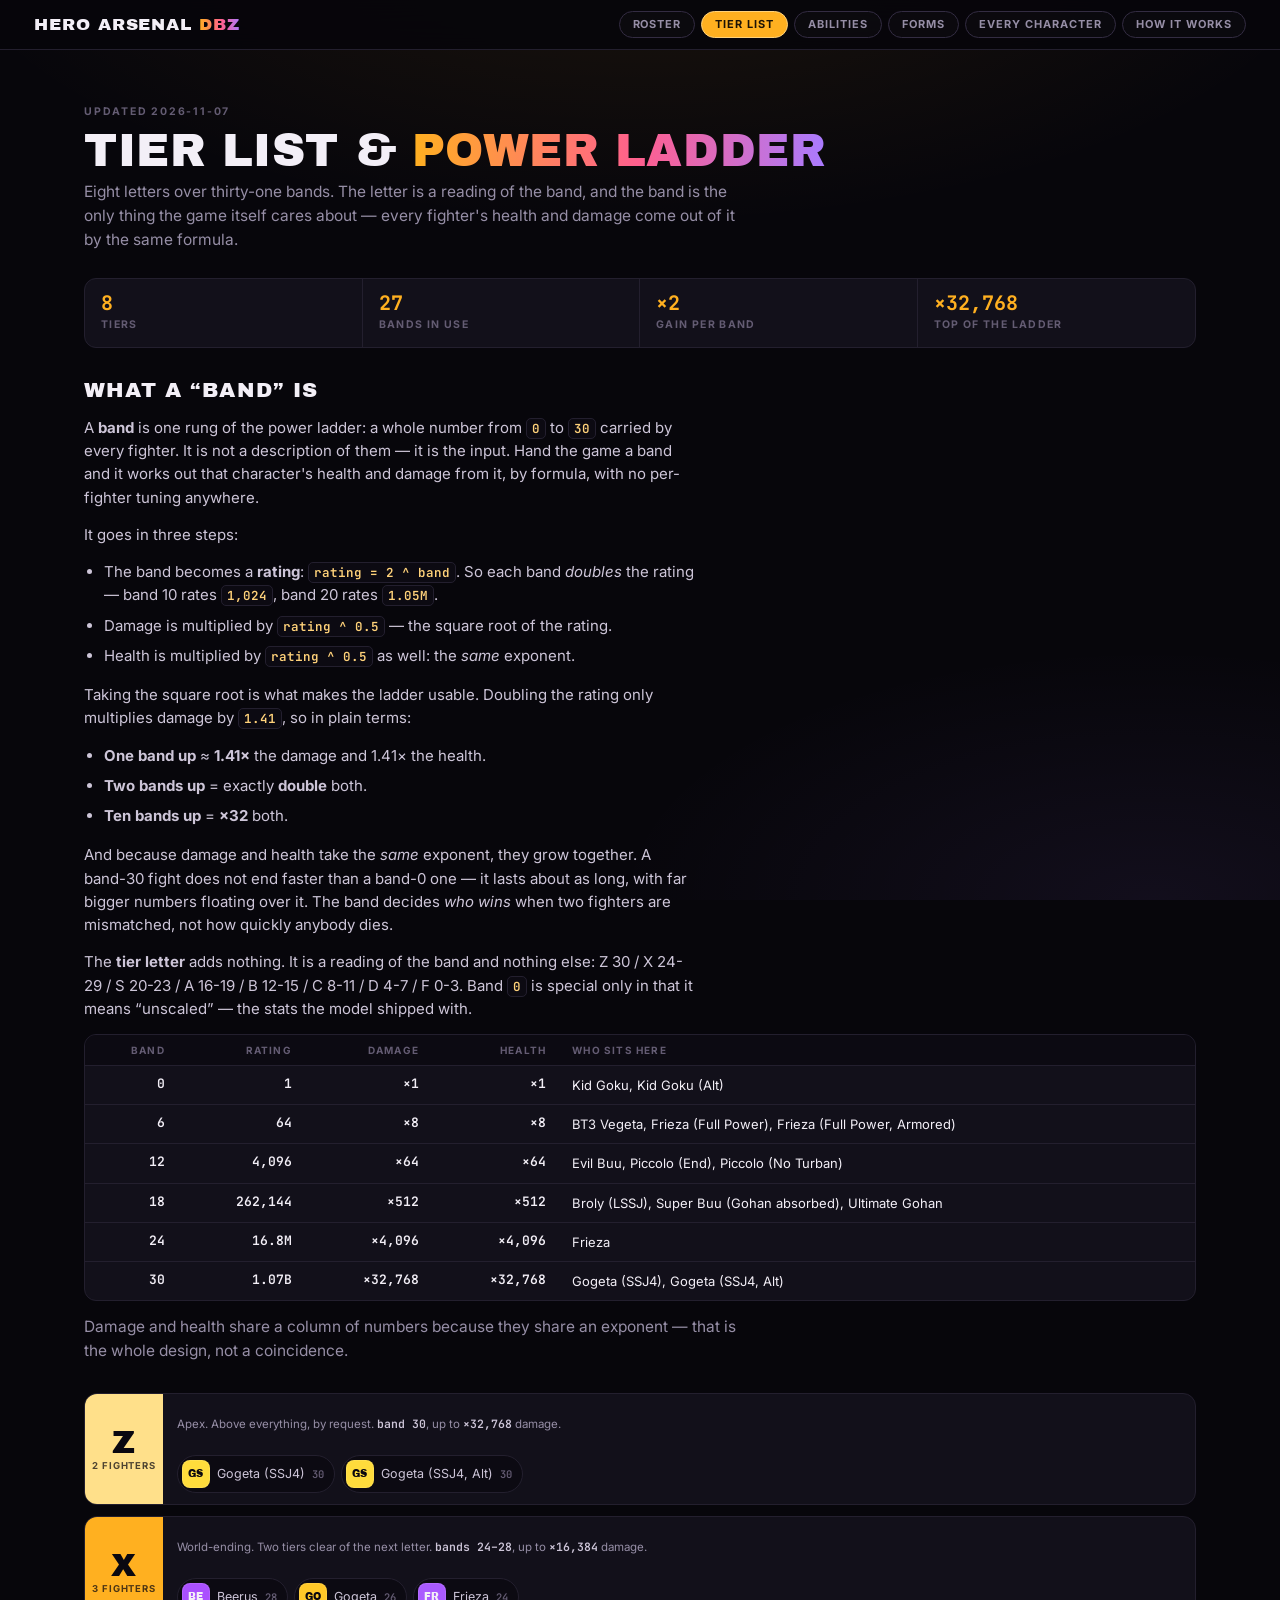
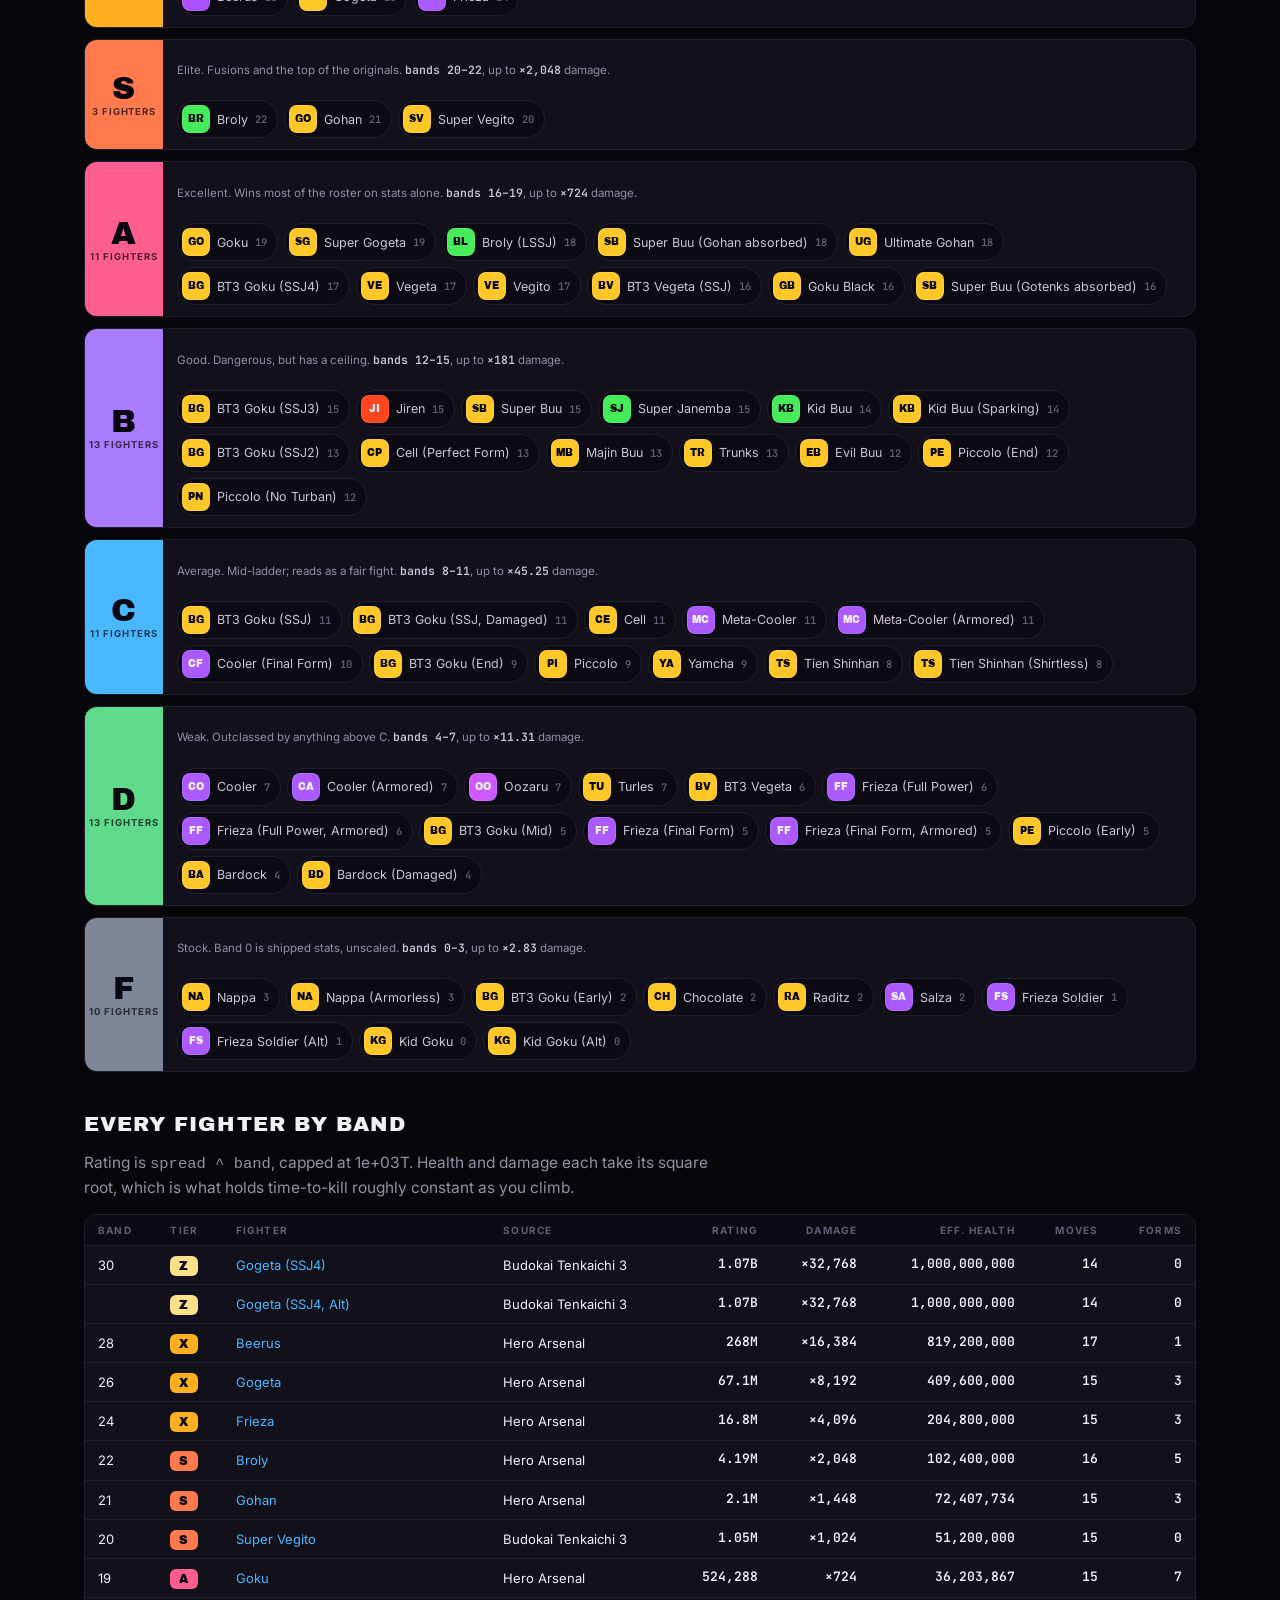
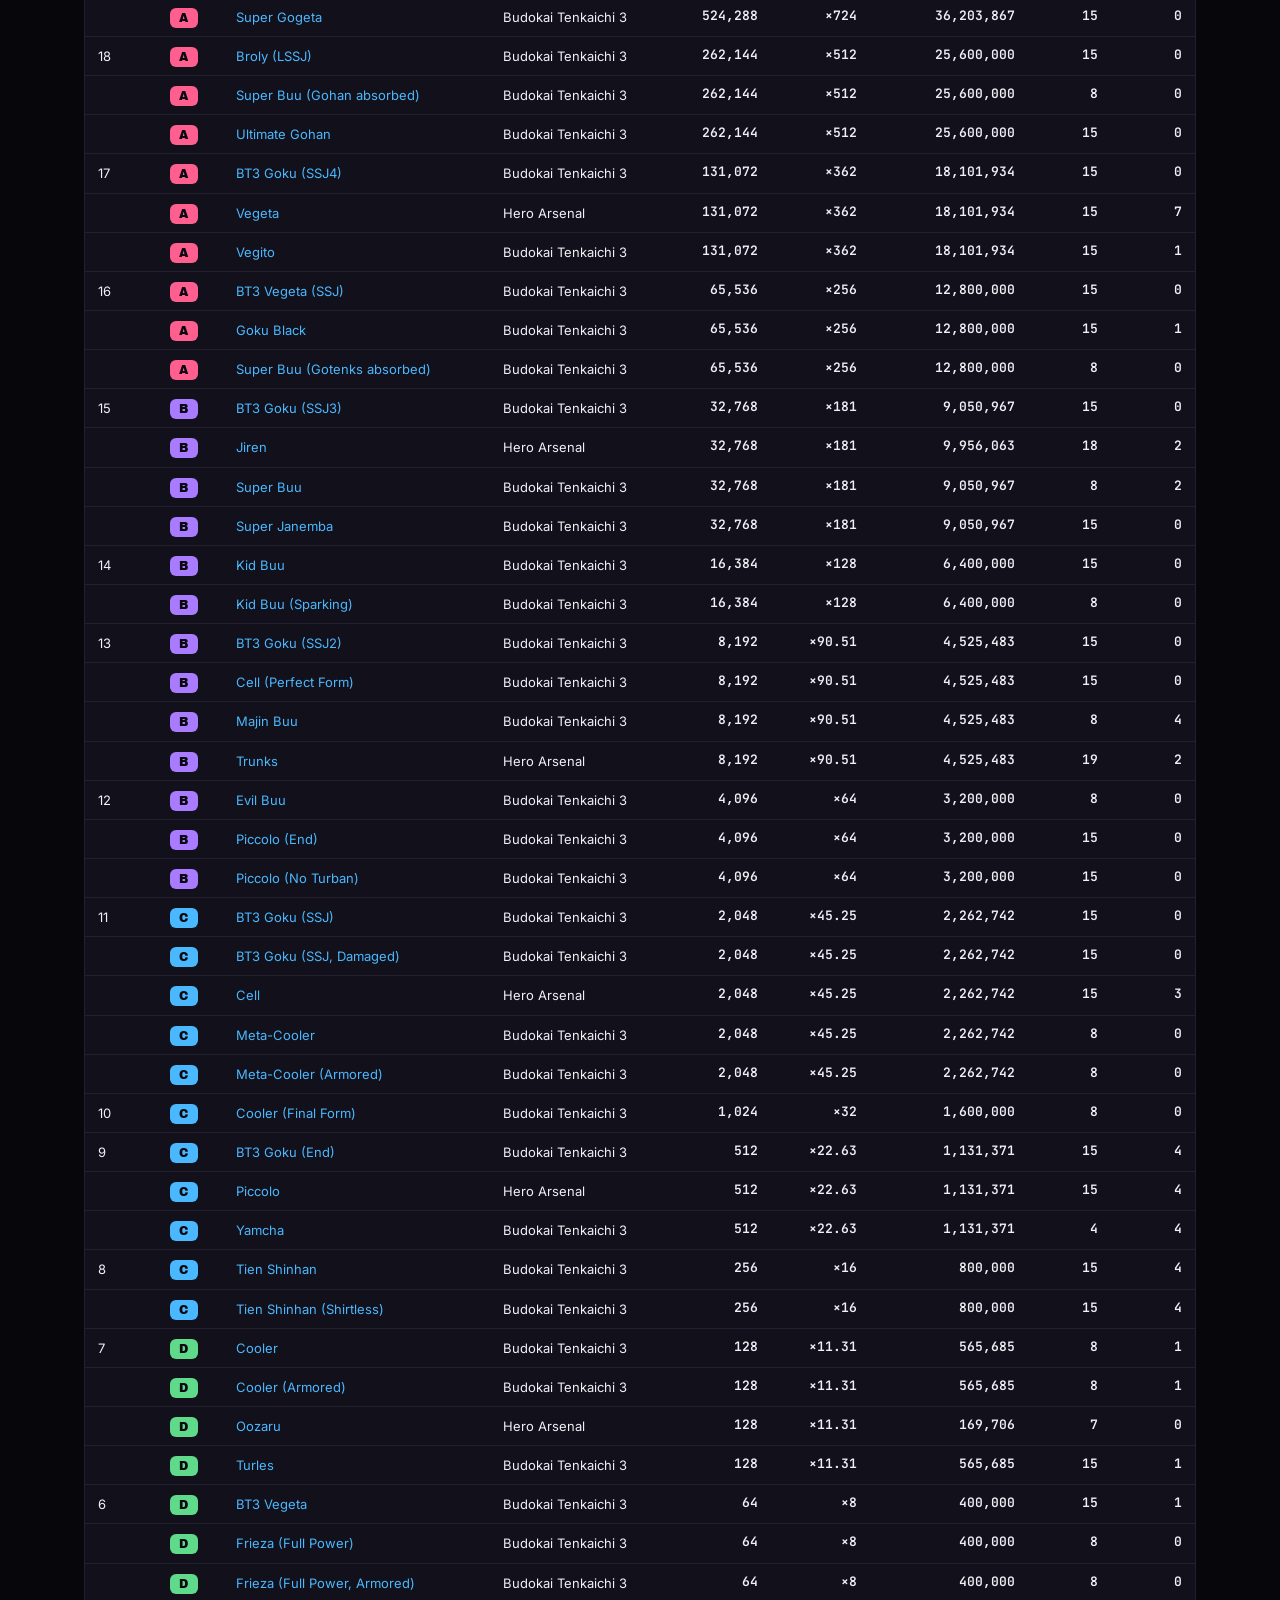
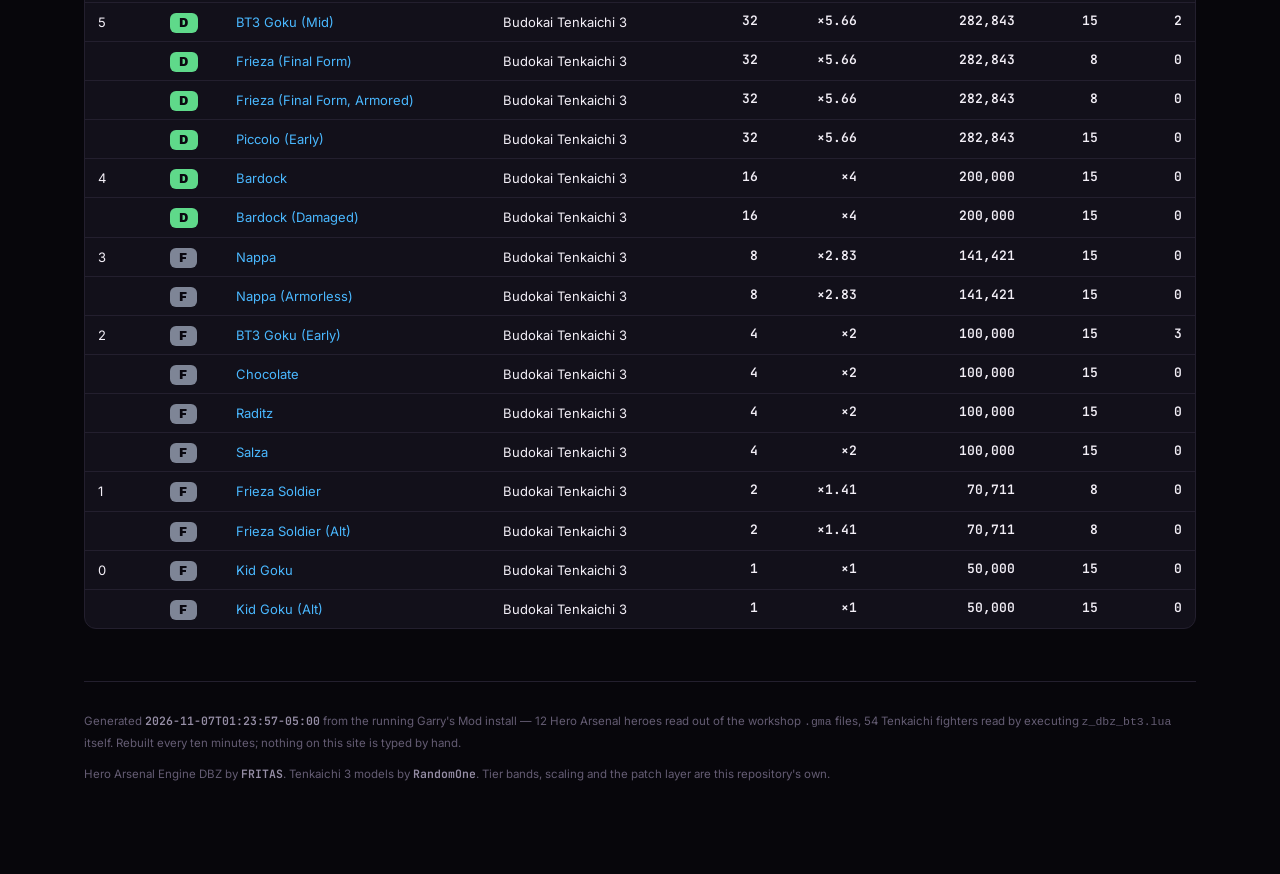
<file: docs/tiers.html>
<!doctype html>
<html lang="en" data-theme="dark">
<head>
<meta charset="utf-8">
<meta name="viewport" content="width=device-width,initial-scale=1">
<title>DBZ Tier List</title>
<meta name="description" content="Every fighter, ability and tier in the Hero Arsenal DBZ roster, read straight out of the running Garry's Mod install.">
<meta name="color-scheme" content="dark">
<link rel="preconnect" href="https://fonts.gstatic.com" crossorigin>
<link rel="stylesheet" href="https://fonts.googleapis.com/css2?family=Archivo+Black&family=Inter:wght@400;500;600;700;800&family=JetBrains+Mono:wght@500;600;700&display=swap">
<style>/* ---------------------------------------------------------------------------
   Hero Arsenal DBZ -- one deliberately dark look.
   Palette is the roster's own: Super Saiyan gold is the accent because it is
   the colour the top of the ladder actually wears in game; Kamehameha blue
   carries the beams; Rose pink marks the danger figures. Neutrals are pushed
   violet rather than left pure grey so they sit under those three.
   Figures are set in a mono face on purpose -- this is a site about power
   levels, and the numbers have to line up in a column to be read.
--------------------------------------------------------------------------- */
:root{
  color-scheme:dark;
  --bg:#07060b; --bg-lift:#0c0a12; --panel:#12101a; --card:#191622;
  --line:#231f2e; --line-hi:#332c42;
  --ink:#f3eff7; --ink-2:#cdc5d8; --dim:#968ea6; --faint:#645c73;
  --ki:#ffb020; --ki-soft:#ffd27a; --beam:#4ab8ff; --rose:#ff5f8f;
  --namek:#5fd98a; --void:#a97bff;
  --grad:linear-gradient(90deg,var(--ki),var(--rose) 55%,var(--void));
  --display:'Archivo Black',Impact,'Haettenschweiler','Arial Narrow Bold',sans-serif;
  --body:Inter,ui-sans-serif,system-ui,-apple-system,'Segoe UI',sans-serif;
  --mono:'JetBrains Mono',ui-monospace,SFMono-Regular,Menlo,Consolas,monospace;
  --tierZ:#ffe08a; --tierX:#ffb020; --tierS:#ff7a4d; --tierA:#ff5f8f;
  --tierB:#a97bff; --tierC:#4ab8ff; --tierD:#5fd98a; --tierF:#7e8596;
}
*,*::before,*::after{box-sizing:border-box}
html{-webkit-text-size-adjust:100%}
body{
  margin:0;background:var(--bg);color:var(--ink);font-family:var(--body);
  font-size:15px;line-height:1.55;min-height:100vh;
  background-image:
    radial-gradient(ellipse 80% 50% at 50% -10%,rgba(255,176,32,.09),transparent 70%),
    radial-gradient(ellipse 60% 40% at 90% 100%,rgba(169,123,255,.07),transparent 70%);
  background-attachment:fixed;
}
img{max-width:100%;display:block}
a{color:var(--beam);text-decoration:none}
a:hover{text-decoration:underline}
:focus-visible{outline:2px solid var(--ki);outline-offset:2px;border-radius:4px}
@media (prefers-reduced-motion:reduce){*{animation:none!important;transition:none!important}}

/* --- bar ---------------------------------------------------------------- */
.bar{
  position:sticky;top:0;z-index:50;display:flex;align-items:center;
  gap:18px;flex-wrap:wrap;padding:11px clamp(14px,4vw,34px);
  background:rgba(7,6,11,.93);backdrop-filter:blur(14px);
  border-bottom:1px solid var(--line);
}
.brand{
  font:400 17px/1 var(--display);letter-spacing:.055em;text-transform:uppercase;
  white-space:nowrap;color:var(--ink);
}
.brand i{font-style:normal;background:var(--grad);-webkit-background-clip:text;background-clip:text;color:transparent}
.tabs{display:flex;gap:6px;flex-wrap:wrap;margin-left:auto}
.tabs a{
  padding:7px 13px;border-radius:999px;border:1px solid var(--line-hi);
  font:700 11px/1 var(--body);letter-spacing:.09em;text-transform:uppercase;
  color:var(--dim);background:rgba(255,255,255,.015);transition:color .14s,border-color .14s,background .14s;
}
.tabs a:hover{color:var(--ink);border-color:var(--faint);text-decoration:none}
.tabs a[aria-current="page"]{
  color:#1b1205;background:var(--ki);border-color:var(--ki-soft);
}

/* --- layout ------------------------------------------------------------- */
.wrap{max-width:1180px;margin:0 auto;padding:clamp(22px,4vw,46px) clamp(14px,4vw,34px) 80px}
.hd{margin:0 0 6px;font:400 clamp(28px,5.4vw,46px)/1.02 var(--display);
    letter-spacing:.012em;text-transform:uppercase;text-wrap:balance}
.hd em{font-style:normal;background:var(--grad);-webkit-background-clip:text;background-clip:text;color:transparent}
.sub{margin:0 0 26px;max-width:66ch;color:var(--dim);font-size:15.5px}
h2{margin:40px 0 14px;font:400 clamp(17px,2.6vw,21px)/1.15 var(--display);
   letter-spacing:.05em;text-transform:uppercase;color:var(--ink)}
h2:first-of-type{margin-top:28px}
.eyebrow{font:700 10.5px/1 var(--body);letter-spacing:.17em;text-transform:uppercase;color:var(--faint)}

/* --- meta strip --------------------------------------------------------- */
.strip{display:flex;flex-wrap:wrap;gap:0;margin:0 0 30px;
  border:1px solid var(--line);border-radius:12px;background:var(--panel);overflow:hidden}
.strip div{flex:1 1 128px;padding:13px 16px;border-right:1px solid var(--line)}
.strip div:last-child{border-right:0}
.strip b{display:block;font:400 20px/1.1 var(--mono);font-weight:700;color:var(--ki);
  font-variant-numeric:tabular-nums}
.strip span{display:block;margin-top:3px;font-size:10.5px;letter-spacing:.13em;
  text-transform:uppercase;color:var(--faint);font-weight:700}

/* --- controls ----------------------------------------------------------- */
.ctl{display:flex;gap:9px;flex-wrap:wrap;align-items:center;margin:0 0 22px}
.ctl input[type=search]{
  flex:1 1 230px;min-width:0;padding:9px 13px;border-radius:9px;
  border:1px solid var(--line-hi);background:var(--bg-lift);color:var(--ink);
  font:500 14px var(--body)}
.ctl input[type=search]::placeholder{color:var(--faint)}
.chip{
  padding:7px 12px;border-radius:999px;border:1px solid var(--line-hi);
  background:transparent;color:var(--dim);cursor:pointer;
  font:700 10.5px/1 var(--body);letter-spacing:.09em;text-transform:uppercase}
.chip:hover{color:var(--ink);border-color:var(--faint)}
.chip[aria-pressed="true"]{background:var(--ink);color:#0a0810;border-color:var(--ink)}
.count{margin-left:auto;font:600 11px var(--mono);color:var(--faint);
  letter-spacing:.06em;font-variant-numeric:tabular-nums}

/* --- sigil (a fighter's own aura colour, not decoration) ---------------- */
.sig{
  flex:none;display:grid;place-items:center;width:40px;height:40px;border-radius:10px;
  font:400 13px/1 var(--display);letter-spacing:.02em;color:#0a0810;
  background:var(--c,var(--ki));box-shadow:0 0 0 1px rgba(255,255,255,.1) inset;
}
.sig.sm{width:28px;height:28px;border-radius:8px;font-size:10px}

/* --- cards -------------------------------------------------------------- */
.grid{display:grid;gap:12px;grid-template-columns:repeat(auto-fill,minmax(285px,1fr))}
.card{
  border:1px solid var(--line);border-radius:13px;background:var(--card);
  padding:15px 16px;position:relative;overflow:hidden}
.card::before{content:"";position:absolute;inset:0 auto 0 0;width:3px;background:var(--c,var(--line-hi))}
.card h3{margin:0;font:400 15px/1.2 var(--display);letter-spacing:.025em;
  text-transform:uppercase;padding-right:46px}
/* The tier list links straight at a roster card, so say which one arrived:
   clear the sticky bar, then hold a ring on it long enough to be seen. */
.card[id]{scroll-margin-top:84px}
.card:target{border-color:var(--c,var(--ki));box-shadow:0 0 0 1px var(--c,var(--ki)),0 0 34px -8px var(--c,var(--ki))}
.card:target::before{width:5px}
/* No smooth-scroll here on purpose: a tier-list link can be sixty cards
   away, and animating that far reads as the page having lost its place. */
.card .top{display:flex;gap:12px;align-items:center;margin-bottom:12px}
.card .top>div{min-width:0;flex:1}
.card .who{margin-top:3px;font-size:11px;color:var(--faint);letter-spacing:.04em}
.tag{
  position:absolute;top:13px;right:14px;padding:3px 9px;border-radius:6px;
  font:400 12px/1.25 var(--display);letter-spacing:.04em;color:#0a0810;background:var(--t,var(--ki))}
.rows{display:grid;gap:0;margin:0;font-size:12.5px}
.rows div{display:flex;justify-content:space-between;gap:12px;
  padding:5px 0;border-top:1px solid var(--line)}
.rows div:first-child{border-top:0}
.rows dt,.rows span:first-child{color:var(--dim)}
.rows b{font:600 12.5px var(--mono);color:var(--ink-2);font-variant-numeric:tabular-nums;
  text-align:right;white-space:nowrap}
.rows b.hi{color:var(--ki)}
.moves{margin:12px 0 0;padding:11px 0 0;border-top:1px solid var(--line);
  display:flex;flex-wrap:wrap;gap:5px}
.mv{padding:3px 8px;border-radius:6px;background:var(--bg-lift);
  border:1px solid var(--line);font-size:11px;color:var(--ink-2);white-space:nowrap}
.mv.form{border-color:rgba(255,176,32,.4);color:var(--ki-soft)}
.mv.borrowed{opacity:.6}

/* --- tier rows ---------------------------------------------------------- */
.tier{display:flex;margin:0 0 11px;border:1px solid var(--line);border-radius:13px;
  background:var(--panel);overflow:hidden;min-height:84px}
.tier .let{
  flex:none;width:78px;display:grid;place-content:center;gap:2px;text-align:center;
  background:var(--t);color:#0a0810;padding:10px 4px}
.tier .let b{font:400 32px/1 var(--display);letter-spacing:.01em}
.tier .let span{font:700 9.5px/1 var(--body);letter-spacing:.1em;text-transform:uppercase;opacity:.72}
.tier .body{flex:1;min-width:0;padding:11px 14px;display:flex;flex-direction:column;gap:9px}
.tier .note{font-size:11.5px;color:var(--dim)}
.tier .note b{color:var(--ink-2);font:600 11.5px var(--mono)}
.tier .mem{display:flex;flex-wrap:wrap;gap:6px}
.tier .empty{color:var(--faint);font-size:12px;font-style:italic}
.fchip{
  display:flex;align-items:center;gap:7px;padding:4px 10px 4px 4px;border-radius:999px;
  background:var(--bg-lift);border:1px solid var(--line);font-size:12.5px;color:var(--ink-2);
  max-width:100%}
.fchip:hover{border-color:var(--faint);text-decoration:none;color:var(--ink)}
.fchip .nm{white-space:nowrap;overflow:hidden;text-overflow:ellipsis}
.fchip .bd{font:600 10.5px var(--mono);color:var(--faint);font-variant-numeric:tabular-nums}

/* --- tables ------------------------------------------------------------- */
.tscroll{overflow-x:auto;border:1px solid var(--line);border-radius:12px;background:var(--panel)}
table{border-collapse:collapse;width:100%;font-size:13px;min-width:580px}
th,td{padding:9px 13px;text-align:left;border-bottom:1px solid var(--line);vertical-align:top}
th{font:700 10px var(--body);letter-spacing:.12em;text-transform:uppercase;
  color:var(--faint);background:var(--bg-lift);position:sticky;top:0;white-space:nowrap}
tr:last-child td{border-bottom:0}
td.n{font:600 13px var(--mono);font-variant-numeric:tabular-nums;text-align:right;white-space:nowrap}
tbody tr:hover td{background:rgba(255,255,255,.018)}

/* --- prose -------------------------------------------------------------- */
.prose{max-width:68ch}
.prose p{margin:0 0 14px;color:var(--ink-2)}
.prose code{font:600 12.5px var(--mono);background:var(--bg-lift);
  border:1px solid var(--line);border-radius:5px;padding:1px 5px;color:var(--ki-soft)}
.prose ul{margin:0 0 16px;padding-left:20px;color:var(--ink-2)}
.prose li{margin:0 0 7px}
.panel{border:1px solid var(--line);border-radius:12px;background:var(--panel);
  padding:16px 18px;margin:0 0 18px}
.foot{margin-top:52px;padding-top:18px;border-top:1px solid var(--line);
  color:var(--faint);font-size:11.5px;line-height:1.75}
.foot b{color:var(--dim);font-family:var(--mono);font-weight:600}
.hidden{display:none!important}

@media (max-width:700px){
  .bar{gap:10px;padding:9px 13px}
  .tabs{margin-left:0;width:100%;overflow-x:auto;flex-wrap:nowrap;
    scrollbar-width:none;-webkit-overflow-scrolling:touch}
  .tabs::-webkit-scrollbar{display:none}
  .tabs a{flex:none}
  .tier .let{width:58px}
  .tier .let b{font-size:25px}
  .strip div{flex:1 1 50%}
  .count{margin-left:0;width:100%}
}

/* --- the census: every character installed, grouped by the pack that -----
   shipped it.  Deliberately NOT the roster card treatment: these are a
   thousand-plus names with almost nothing declared about them, so the unit
   is a dense pill, and the pack header carries what little provenance the
   .gma archive actually knows. */
.pack{margin:0 0 10px;border:1px solid var(--line);border-radius:12px;
  background:var(--panel);overflow:hidden}
.pack>h3{display:flex;align-items:baseline;gap:10px;flex-wrap:wrap;margin:0;
  padding:10px 14px;border-bottom:1px solid var(--line);background:var(--bg-lift);
  font:400 13.5px/1.25 var(--display);letter-spacing:.02em;color:var(--ink)}
.pack>h3 a{font:600 10.5px var(--mono);color:var(--faint)}
.pack>h3 .cnt{margin-left:auto;font:700 9.5px var(--body);letter-spacing:.11em;
  text-transform:uppercase;color:var(--faint);white-space:nowrap}
.pack .mem{display:flex;flex-wrap:wrap;gap:6px;padding:12px 14px}
.nchip{display:flex;align-items:center;gap:7px;max-width:100%;
  padding:4px 10px;border-radius:999px;background:var(--bg-lift);
  border:1px solid var(--line);font-size:12.5px;color:var(--ink-2)}
.nchip .dot{flex:none;width:7px;height:7px;border-radius:50%;background:var(--f)}
.nchip .nm{white-space:nowrap;overflow:hidden;text-overflow:ellipsis}
.nchip .hp{font:600 10.5px var(--mono);color:var(--faint);
  font-variant-numeric:tabular-nums}
/* A pack that never declared PrintName gets its class name title-cased, and
   says so rather than passing the guess off as the author's own wording. */
.nchip.guessed .nm{font-style:italic;color:var(--dim)}

/* --- the band explainer ------------------------------------------------- */
.define{display:flex;gap:14px;align-items:flex-start;margin:0 0 26px;padding:14px 16px;
  border:1px solid var(--line-hi);border-radius:12px;background:var(--panel)}
.define .k{flex:none;font:700 9.5px/1 var(--body);letter-spacing:.14em;
  text-transform:uppercase;color:var(--ki);padding-top:3px}
.define p{margin:0;font-size:13.5px;color:var(--ink-2);max-width:72ch}
.define b{color:var(--ink);font-weight:600}
.define code{font:600 12.5px var(--mono);background:var(--bg-lift);
  border:1px solid var(--line);border-radius:5px;padding:1px 5px;color:var(--ki-soft)}
h2[id]{scroll-margin-top:84px}
/* Which of a pack's twenty same-named classes this pill actually is. */
.nchip .var{font:600 10px var(--mono);color:var(--void);opacity:.85;
  white-space:nowrap;max-width:14ch;overflow:hidden;text-overflow:ellipsis}
</style>
</head>
<body>
<header class="bar">
  <span class="brand">Hero Arsenal <i>DBZ</i></span>
  <nav class="tabs" aria-label="Sections"><a href="index.html">Roster</a><a href="tiers.html" aria-current="page">Tier List</a><a href="abilities.html">Abilities</a><a href="forms.html">Forms</a><a href="characters.html">Every Character</a><a href="about.html">How It Works</a></nav>
</header>
<main class="wrap">
<p class="eyebrow">Updated 2026-11-07</p>
<h1 class="hd">Tier list &amp; <em>power ladder</em></h1>
<p class="sub">Eight letters over thirty-one bands. The letter is a reading of
the band, and the band is the only thing the game itself cares about &mdash;
every fighter&#39;s health and damage come out of it by the same formula.</p>
<section class="strip"><div><b>8</b><span>tiers</span></div><div><b>27</b><span>bands in use</span></div><div><b>×2</b><span>gain per band</span></div><div><b>×32,768</b><span>top of the ladder</span></div></section>
<h2 id="band">What a &ldquo;band&rdquo; is</h2>
<div class="prose">
<p>A <b>band</b> is one rung of the power ladder: a whole number from
<code>0</code> to <code>30</code> carried by every fighter. It is not a
description of them &mdash; it is the input. Hand the game a band and it
works out that character&#39;s health and damage from it, by formula, with no
per-fighter tuning anywhere.</p>
<p>It goes in three steps:</p>
<ul>
<li>The band becomes a <b>rating</b>: <code>rating = 2 ^ band</code>.
So each band <em>doubles</em> the rating &mdash; band 10 rates
<code>1,024</code>, band 20 rates <code>1.05M</code>.</li>
<li>Damage is multiplied by <code>rating ^ 0.5</code> &mdash; the square
root of the rating.</li>
<li>Health is multiplied by <code>rating ^ 0.5</code> as well:
the <em>same</em> exponent.</li>
</ul>
<p>Taking the square root is what makes the ladder usable. Doubling the
rating only multiplies damage by <code>1.41</code>, so in
plain terms:</p>
<ul>
<li><b>One band up</b> &asymp; <b>1.41&times;</b> the damage
and 1.41&times; the health.</li>
<li><b>Two bands up</b> = exactly <b>double</b> both.</li>
<li><b>Ten bands up</b> = <b>×32</b> both.</li>
</ul>
<p>And because damage and health take the <em>same</em> exponent, they grow
together. A band-30 fight does not end faster than a band-0 one &mdash;
it lasts about as long, with far bigger numbers floating over it. The band
decides <em>who wins</em> when two fighters are mismatched, not how quickly
anybody dies.</p>
<p>The <b>tier letter</b> adds nothing. It is a reading of the band and
nothing else: Z 30 / X 24-29 / S 20-23 / A 16-19 / B 12-15 / C 8-11 / D 4-7 / F 0-3.
Band <code>0</code> is special only in that it means &ldquo;unscaled&rdquo;
&mdash; the stats the model shipped with.</p>
</div>
<div class="tscroll"><table>
<thead><tr><th style="text-align:right">Band</th>
<th style="text-align:right">Rating</th>
<th style="text-align:right">Damage</th>
<th style="text-align:right">Health</th>
<th>Who sits here</th></tr></thead>
<tbody><tr><td class="n">0</td><td class="n">1</td><td class="n">×1</td><td class="n">×1</td><td>Kid Goku, Kid Goku (Alt)</td></tr><tr><td class="n">6</td><td class="n">64</td><td class="n">×8</td><td class="n">×8</td><td>BT3 Vegeta, Frieza (Full Power), Frieza (Full Power, Armored)</td></tr><tr><td class="n">12</td><td class="n">4,096</td><td class="n">×64</td><td class="n">×64</td><td>Evil Buu, Piccolo (End), Piccolo (No Turban)</td></tr><tr><td class="n">18</td><td class="n">262,144</td><td class="n">×512</td><td class="n">×512</td><td>Broly (LSSJ), Super Buu (Gohan absorbed), Ultimate Gohan</td></tr><tr><td class="n">24</td><td class="n">16.8M</td><td class="n">×4,096</td><td class="n">×4,096</td><td>Frieza</td></tr><tr><td class="n">30</td><td class="n">1.07B</td><td class="n">×32,768</td><td class="n">×32,768</td><td>Gogeta (SSJ4), Gogeta (SSJ4, Alt)</td></tr></tbody></table></div>
<p class="sub" style="margin:14px 0 30px">Damage and health share a column of
numbers because they share an exponent &mdash; that is the whole design, not a
coincidence.</p>
<section class="tier">
  <div class="let" style="--t:var(--tierZ)">
    <b>Z</b><span>2 fighters</span></div>
  <div class="body">
    <p class="note">Apex. Above everything, by request. <b>band 30</b>, up to <b>×32,768</b> damage.</p>
    <div class="mem"><a class="fchip" href="index.html#bt3_gogeta_ssj4"><span class="sig sm" style="--c:rgb(255,220,60);color:#0a0810" aria-hidden="true">GS</span><span class="nm">Gogeta (SSJ4)</span><span class="bd">30</span></a><a class="fchip" href="index.html#bt3_gogeta_ssj4_alt"><span class="sig sm" style="--c:rgb(255,220,60);color:#0a0810" aria-hidden="true">GS</span><span class="nm">Gogeta (SSJ4, Alt)</span><span class="bd">30</span></a></div>
  </div>
</section><section class="tier">
  <div class="let" style="--t:var(--tierX)">
    <b>X</b><span>3 fighters</span></div>
  <div class="body">
    <p class="note">World-ending. Two tiers clear of the next letter. <b>bands 24&ndash;28</b>, up to <b>×16,384</b> damage.</p>
    <div class="mem"><a class="fchip" href="index.html#beerus_dbz"><span class="sig sm" style="--c:rgb(170,80,255);color:#f3eff7" aria-hidden="true">BE</span><span class="nm">Beerus</span><span class="bd">28</span></a><a class="fchip" href="index.html#gogeta_dbz"><span class="sig sm" style="--c:rgb(255,200,40);color:#0a0810" aria-hidden="true">GO</span><span class="nm">Gogeta</span><span class="bd">26</span></a><a class="fchip" href="index.html#frieza_dbz"><span class="sig sm" style="--c:rgb(170,90,255);color:#f3eff7" aria-hidden="true">FR</span><span class="nm">Frieza</span><span class="bd">24</span></a></div>
  </div>
</section><section class="tier">
  <div class="let" style="--t:var(--tierS)">
    <b>S</b><span>3 fighters</span></div>
  <div class="body">
    <p class="note">Elite. Fusions and the top of the originals. <b>bands 20&ndash;22</b>, up to <b>×2,048</b> damage.</p>
    <div class="mem"><a class="fchip" href="index.html#broly_sparking_zero"><span class="sig sm" style="--c:rgb(70,235,90);color:#0a0810" aria-hidden="true">BR</span><span class="nm">Broly</span><span class="bd">22</span></a><a class="fchip" href="index.html#gohan_dbz"><span class="sig sm" style="--c:rgb(255,200,40);color:#0a0810" aria-hidden="true">GO</span><span class="nm">Gohan</span><span class="bd">21</span></a><a class="fchip" href="index.html#bt3_vegito_super"><span class="sig sm" style="--c:rgb(255,200,40);color:#0a0810" aria-hidden="true">SV</span><span class="nm">Super Vegito</span><span class="bd">20</span></a></div>
  </div>
</section><section class="tier">
  <div class="let" style="--t:var(--tierA)">
    <b>A</b><span>11 fighters</span></div>
  <div class="body">
    <p class="note">Excellent. Wins most of the roster on stats alone. <b>bands 16&ndash;19</b>, up to <b>×724</b> damage.</p>
    <div class="mem"><a class="fchip" href="index.html#goku_sparking_zero"><span class="sig sm" style="--c:rgb(255,200,40);color:#0a0810" aria-hidden="true">GO</span><span class="nm">Goku</span><span class="bd">19</span></a><a class="fchip" href="index.html#bt3_gogeta_super"><span class="sig sm" style="--c:rgb(255,200,40);color:#0a0810" aria-hidden="true">SG</span><span class="nm">Super Gogeta</span><span class="bd">19</span></a><a class="fchip" href="index.html#bt3_broly_lssj"><span class="sig sm" style="--c:rgb(70,235,90);color:#0a0810" aria-hidden="true">BL</span><span class="nm">Broly (LSSJ)</span><span class="bd">18</span></a><a class="fchip" href="index.html#bt3_buu_buuhan"><span class="sig sm" style="--c:rgb(255,200,40);color:#0a0810" aria-hidden="true">SB</span><span class="nm">Super Buu (Gohan absorbed)</span><span class="bd">18</span></a><a class="fchip" href="index.html#bt3_gohan_ultimate"><span class="sig sm" style="--c:rgb(255,200,40);color:#0a0810" aria-hidden="true">UG</span><span class="nm">Ultimate Gohan</span><span class="bd">18</span></a><a class="fchip" href="index.html#bt3_goku_ssj4"><span class="sig sm" style="--c:rgb(255,200,40);color:#0a0810" aria-hidden="true">BG</span><span class="nm">BT3 Goku (SSJ4)</span><span class="bd">17</span></a><a class="fchip" href="index.html#vegeta_dbz"><span class="sig sm" style="--c:rgb(255,200,40);color:#0a0810" aria-hidden="true">VE</span><span class="nm">Vegeta</span><span class="bd">17</span></a><a class="fchip" href="index.html#bt3_vegito"><span class="sig sm" style="--c:rgb(255,200,40);color:#0a0810" aria-hidden="true">VE</span><span class="nm">Vegito</span><span class="bd">17</span></a><a class="fchip" href="index.html#bt3_vegeta_ssj"><span class="sig sm" style="--c:rgb(255,200,40);color:#0a0810" aria-hidden="true">BV</span><span class="nm">BT3 Vegeta (SSJ)</span><span class="bd">16</span></a><a class="fchip" href="index.html#bt3_goku_black"><span class="sig sm" style="--c:rgb(255,200,40);color:#0a0810" aria-hidden="true">GB</span><span class="nm">Goku Black</span><span class="bd">16</span></a><a class="fchip" href="index.html#bt3_buu_buutenks"><span class="sig sm" style="--c:rgb(255,200,40);color:#0a0810" aria-hidden="true">SB</span><span class="nm">Super Buu (Gotenks absorbed)</span><span class="bd">16</span></a></div>
  </div>
</section><section class="tier">
  <div class="let" style="--t:var(--tierB)">
    <b>B</b><span>13 fighters</span></div>
  <div class="body">
    <p class="note">Good. Dangerous, but has a ceiling. <b>bands 12&ndash;15</b>, up to <b>×181</b> damage.</p>
    <div class="mem"><a class="fchip" href="index.html#bt3_goku_ssj3_end"><span class="sig sm" style="--c:rgb(255,200,40);color:#0a0810" aria-hidden="true">BG</span><span class="nm">BT3 Goku (SSJ3)</span><span class="bd">15</span></a><a class="fchip" href="index.html#jiren_dbz"><span class="sig sm" style="--c:rgb(255,70,30);color:#f3eff7" aria-hidden="true">JI</span><span class="nm">Jiren</span><span class="bd">15</span></a><a class="fchip" href="index.html#bt3_buu_super"><span class="sig sm" style="--c:rgb(255,200,40);color:#0a0810" aria-hidden="true">SB</span><span class="nm">Super Buu</span><span class="bd">15</span></a><a class="fchip" href="index.html#bt3_janemba"><span class="sig sm" style="--c:rgb(70,235,90);color:#0a0810" aria-hidden="true">SJ</span><span class="nm">Super Janemba</span><span class="bd">15</span></a><a class="fchip" href="index.html#bt3_buu_kid"><span class="sig sm" style="--c:rgb(70,235,90);color:#0a0810" aria-hidden="true">KB</span><span class="nm">Kid Buu</span><span class="bd">14</span></a><a class="fchip" href="index.html#bt3_buu_kid_dbsz"><span class="sig sm" style="--c:rgb(255,200,40);color:#0a0810" aria-hidden="true">KB</span><span class="nm">Kid Buu (Sparking)</span><span class="bd">14</span></a><a class="fchip" href="index.html#bt3_goku_ssj2_end"><span class="sig sm" style="--c:rgb(255,200,40);color:#0a0810" aria-hidden="true">BG</span><span class="nm">BT3 Goku (SSJ2)</span><span class="bd">13</span></a><a class="fchip" href="index.html#bt3_cell_perfect"><span class="sig sm" style="--c:rgb(255,200,40);color:#0a0810" aria-hidden="true">CP</span><span class="nm">Cell (Perfect Form)</span><span class="bd">13</span></a><a class="fchip" href="index.html#bt3_buu_majin"><span class="sig sm" style="--c:rgb(255,200,40);color:#0a0810" aria-hidden="true">MB</span><span class="nm">Majin Buu</span><span class="bd">13</span></a><a class="fchip" href="index.html#trunks_dbz"><span class="sig sm" style="--c:rgb(255,200,40);color:#0a0810" aria-hidden="true">TR</span><span class="nm">Trunks</span><span class="bd">13</span></a><a class="fchip" href="index.html#bt3_buu_evil"><span class="sig sm" style="--c:rgb(255,200,40);color:#0a0810" aria-hidden="true">EB</span><span class="nm">Evil Buu</span><span class="bd">12</span></a><a class="fchip" href="index.html#bt3_piccolo_end"><span class="sig sm" style="--c:rgb(255,200,40);color:#0a0810" aria-hidden="true">PE</span><span class="nm">Piccolo (End)</span><span class="bd">12</span></a><a class="fchip" href="index.html#bt3_piccolo_bare"><span class="sig sm" style="--c:rgb(255,200,40);color:#0a0810" aria-hidden="true">PN</span><span class="nm">Piccolo (No Turban)</span><span class="bd">12</span></a></div>
  </div>
</section><section class="tier">
  <div class="let" style="--t:var(--tierC)">
    <b>C</b><span>11 fighters</span></div>
  <div class="body">
    <p class="note">Average. Mid-ladder; reads as a fair fight. <b>bands 8&ndash;11</b>, up to <b>×45.25</b> damage.</p>
    <div class="mem"><a class="fchip" href="index.html#bt3_goku_ssj_end"><span class="sig sm" style="--c:rgb(255,200,40);color:#0a0810" aria-hidden="true">BG</span><span class="nm">BT3 Goku (SSJ)</span><span class="bd">11</span></a><a class="fchip" href="index.html#bt3_goku_ssj_dmg"><span class="sig sm" style="--c:rgb(255,200,40);color:#0a0810" aria-hidden="true">BG</span><span class="nm">BT3 Goku (SSJ, Damaged)</span><span class="bd">11</span></a><a class="fchip" href="index.html#cell_dbz"><span class="sig sm" style="--c:rgb(255,200,40);color:#0a0810" aria-hidden="true">CE</span><span class="nm">Cell</span><span class="bd">11</span></a><a class="fchip" href="index.html#bt3_cooler_meta"><span class="sig sm" style="--c:rgb(170,90,255);color:#f3eff7" aria-hidden="true">MC</span><span class="nm">Meta-Cooler</span><span class="bd">11</span></a><a class="fchip" href="index.html#bt3_cooler_meta_acc"><span class="sig sm" style="--c:rgb(170,90,255);color:#f3eff7" aria-hidden="true">MC</span><span class="nm">Meta-Cooler (Armored)</span><span class="bd">11</span></a><a class="fchip" href="index.html#bt3_cooler_final"><span class="sig sm" style="--c:rgb(170,90,255);color:#f3eff7" aria-hidden="true">CF</span><span class="nm">Cooler (Final Form)</span><span class="bd">10</span></a><a class="fchip" href="index.html#bt3_goku_end"><span class="sig sm" style="--c:rgb(255,200,40);color:#0a0810" aria-hidden="true">BG</span><span class="nm">BT3 Goku (End)</span><span class="bd">9</span></a><a class="fchip" href="index.html#piccolo_dbz"><span class="sig sm" style="--c:rgb(255,200,40);color:#0a0810" aria-hidden="true">PI</span><span class="nm">Piccolo</span><span class="bd">9</span></a><a class="fchip" href="index.html#bt3_yamcha"><span class="sig sm" style="--c:rgb(255,200,40);color:#0a0810" aria-hidden="true">YA</span><span class="nm">Yamcha</span><span class="bd">9</span></a><a class="fchip" href="index.html#bt3_tien"><span class="sig sm" style="--c:rgb(255,200,40);color:#0a0810" aria-hidden="true">TS</span><span class="nm">Tien Shinhan</span><span class="bd">8</span></a><a class="fchip" href="index.html#bt3_tien_shirtless"><span class="sig sm" style="--c:rgb(255,200,40);color:#0a0810" aria-hidden="true">TS</span><span class="nm">Tien Shinhan (Shirtless)</span><span class="bd">8</span></a></div>
  </div>
</section><section class="tier">
  <div class="let" style="--t:var(--tierD)">
    <b>D</b><span>13 fighters</span></div>
  <div class="body">
    <p class="note">Weak. Outclassed by anything above C. <b>bands 4&ndash;7</b>, up to <b>×11.31</b> damage.</p>
    <div class="mem"><a class="fchip" href="index.html#bt3_cooler"><span class="sig sm" style="--c:rgb(170,90,255);color:#f3eff7" aria-hidden="true">CO</span><span class="nm">Cooler</span><span class="bd">7</span></a><a class="fchip" href="index.html#bt3_cooler_acc"><span class="sig sm" style="--c:rgb(170,90,255);color:#f3eff7" aria-hidden="true">CA</span><span class="nm">Cooler (Armored)</span><span class="bd">7</span></a><a class="fchip" href="index.html#oozaru_dbz"><span class="sig sm" style="--c:rgb(205,90,255);color:#f3eff7" aria-hidden="true">OO</span><span class="nm">Oozaru</span><span class="bd">7</span></a><a class="fchip" href="index.html#bt3_turles"><span class="sig sm" style="--c:rgb(255,200,40);color:#0a0810" aria-hidden="true">TU</span><span class="nm">Turles</span><span class="bd">7</span></a><a class="fchip" href="index.html#bt3_vegeta"><span class="sig sm" style="--c:rgb(255,200,40);color:#0a0810" aria-hidden="true">BV</span><span class="nm">BT3 Vegeta</span><span class="bd">6</span></a><a class="fchip" href="index.html#bt3_frieza_fullpwr"><span class="sig sm" style="--c:rgb(170,90,255);color:#f3eff7" aria-hidden="true">FF</span><span class="nm">Frieza (Full Power)</span><span class="bd">6</span></a><a class="fchip" href="index.html#bt3_frieza_fullpwr_acc"><span class="sig sm" style="--c:rgb(170,90,255);color:#f3eff7" aria-hidden="true">FF</span><span class="nm">Frieza (Full Power, Armored)</span><span class="bd">6</span></a><a class="fchip" href="index.html#bt3_goku_mid"><span class="sig sm" style="--c:rgb(255,200,40);color:#0a0810" aria-hidden="true">BG</span><span class="nm">BT3 Goku (Mid)</span><span class="bd">5</span></a><a class="fchip" href="index.html#bt3_frieza_final"><span class="sig sm" style="--c:rgb(170,90,255);color:#f3eff7" aria-hidden="true">FF</span><span class="nm">Frieza (Final Form)</span><span class="bd">5</span></a><a class="fchip" href="index.html#bt3_frieza_final_acc"><span class="sig sm" style="--c:rgb(170,90,255);color:#f3eff7" aria-hidden="true">FF</span><span class="nm">Frieza (Final Form, Armored)</span><span class="bd">5</span></a><a class="fchip" href="index.html#bt3_piccolo_early"><span class="sig sm" style="--c:rgb(255,200,40);color:#0a0810" aria-hidden="true">PE</span><span class="nm">Piccolo (Early)</span><span class="bd">5</span></a><a class="fchip" href="index.html#bt3_bardock"><span class="sig sm" style="--c:rgb(255,200,40);color:#0a0810" aria-hidden="true">BA</span><span class="nm">Bardock</span><span class="bd">4</span></a><a class="fchip" href="index.html#bt3_bardock_dmg"><span class="sig sm" style="--c:rgb(255,200,40);color:#0a0810" aria-hidden="true">BD</span><span class="nm">Bardock (Damaged)</span><span class="bd">4</span></a></div>
  </div>
</section><section class="tier">
  <div class="let" style="--t:var(--tierF)">
    <b>F</b><span>10 fighters</span></div>
  <div class="body">
    <p class="note">Stock. Band 0 is shipped stats, unscaled. <b>bands 0&ndash;3</b>, up to <b>×2.83</b> damage.</p>
    <div class="mem"><a class="fchip" href="index.html#bt3_nappa"><span class="sig sm" style="--c:rgb(255,200,40);color:#0a0810" aria-hidden="true">NA</span><span class="nm">Nappa</span><span class="bd">3</span></a><a class="fchip" href="index.html#bt3_nappa_armorless"><span class="sig sm" style="--c:rgb(255,200,40);color:#0a0810" aria-hidden="true">NA</span><span class="nm">Nappa (Armorless)</span><span class="bd">3</span></a><a class="fchip" href="index.html#bt3_goku_early"><span class="sig sm" style="--c:rgb(255,200,40);color:#0a0810" aria-hidden="true">BG</span><span class="nm">BT3 Goku (Early)</span><span class="bd">2</span></a><a class="fchip" href="index.html#bt3_chocolate"><span class="sig sm" style="--c:rgb(255,200,40);color:#0a0810" aria-hidden="true">CH</span><span class="nm">Chocolate</span><span class="bd">2</span></a><a class="fchip" href="index.html#bt3_raditz"><span class="sig sm" style="--c:rgb(255,200,40);color:#0a0810" aria-hidden="true">RA</span><span class="nm">Raditz</span><span class="bd">2</span></a><a class="fchip" href="index.html#bt3_salza"><span class="sig sm" style="--c:rgb(170,90,255);color:#f3eff7" aria-hidden="true">SA</span><span class="nm">Salza</span><span class="bd">2</span></a><a class="fchip" href="index.html#bt3_frieza_soldier"><span class="sig sm" style="--c:rgb(170,90,255);color:#f3eff7" aria-hidden="true">FS</span><span class="nm">Frieza Soldier</span><span class="bd">1</span></a><a class="fchip" href="index.html#bt3_frieza_soldier_alt"><span class="sig sm" style="--c:rgb(170,90,255);color:#f3eff7" aria-hidden="true">FS</span><span class="nm">Frieza Soldier (Alt)</span><span class="bd">1</span></a><a class="fchip" href="index.html#bt3_kid_goku"><span class="sig sm" style="--c:rgb(255,200,40);color:#0a0810" aria-hidden="true">KG</span><span class="nm">Kid Goku</span><span class="bd">0</span></a><a class="fchip" href="index.html#bt3_kid_goku_alt"><span class="sig sm" style="--c:rgb(255,200,40);color:#0a0810" aria-hidden="true">KG</span><span class="nm">Kid Goku (Alt)</span><span class="bd">0</span></a></div>
  </div>
</section>
<h2>Every fighter by band</h2>
<p class="sub" style="margin-bottom:14px">Rating is <code>spread ^ band</code>,
capped at 1e+03T. Health and damage each take its square root,
which is what holds time-to-kill roughly constant as you climb.</p>
<div class="tscroll"><table>
<thead><tr><th>Band</th><th>Tier</th><th>Fighter</th><th>Source</th>
<th style="text-align:right">Rating</th><th style="text-align:right">Damage</th>
<th style="text-align:right">Eff. health</th><th style="text-align:right">Moves</th>
<th style="text-align:right">Forms</th></tr></thead>
<tbody><tr><td>30</td>
<td><span class="tag" style="position:static;--t:var(--tierZ)">Z</span></td>
<td><a href="index.html#bt3_gogeta_ssj4">Gogeta (SSJ4)</a></td>
<td>Budokai Tenkaichi 3</td>
<td class="n">1.07B</td>
<td class="n">×32,768</td>
<td class="n">1,000,000,000</td>
<td class="n">14</td><td class="n">0</td></tr><tr><td></td>
<td><span class="tag" style="position:static;--t:var(--tierZ)">Z</span></td>
<td><a href="index.html#bt3_gogeta_ssj4_alt">Gogeta (SSJ4, Alt)</a></td>
<td>Budokai Tenkaichi 3</td>
<td class="n">1.07B</td>
<td class="n">×32,768</td>
<td class="n">1,000,000,000</td>
<td class="n">14</td><td class="n">0</td></tr><tr><td>28</td>
<td><span class="tag" style="position:static;--t:var(--tierX)">X</span></td>
<td><a href="index.html#beerus_dbz">Beerus</a></td>
<td>Hero Arsenal</td>
<td class="n">268M</td>
<td class="n">×16,384</td>
<td class="n">819,200,000</td>
<td class="n">17</td><td class="n">1</td></tr><tr><td>26</td>
<td><span class="tag" style="position:static;--t:var(--tierX)">X</span></td>
<td><a href="index.html#gogeta_dbz">Gogeta</a></td>
<td>Hero Arsenal</td>
<td class="n">67.1M</td>
<td class="n">×8,192</td>
<td class="n">409,600,000</td>
<td class="n">15</td><td class="n">3</td></tr><tr><td>24</td>
<td><span class="tag" style="position:static;--t:var(--tierX)">X</span></td>
<td><a href="index.html#frieza_dbz">Frieza</a></td>
<td>Hero Arsenal</td>
<td class="n">16.8M</td>
<td class="n">×4,096</td>
<td class="n">204,800,000</td>
<td class="n">15</td><td class="n">3</td></tr><tr><td>22</td>
<td><span class="tag" style="position:static;--t:var(--tierS)">S</span></td>
<td><a href="index.html#broly_sparking_zero">Broly</a></td>
<td>Hero Arsenal</td>
<td class="n">4.19M</td>
<td class="n">×2,048</td>
<td class="n">102,400,000</td>
<td class="n">16</td><td class="n">5</td></tr><tr><td>21</td>
<td><span class="tag" style="position:static;--t:var(--tierS)">S</span></td>
<td><a href="index.html#gohan_dbz">Gohan</a></td>
<td>Hero Arsenal</td>
<td class="n">2.1M</td>
<td class="n">×1,448</td>
<td class="n">72,407,734</td>
<td class="n">15</td><td class="n">3</td></tr><tr><td>20</td>
<td><span class="tag" style="position:static;--t:var(--tierS)">S</span></td>
<td><a href="index.html#bt3_vegito_super">Super Vegito</a></td>
<td>Budokai Tenkaichi 3</td>
<td class="n">1.05M</td>
<td class="n">×1,024</td>
<td class="n">51,200,000</td>
<td class="n">15</td><td class="n">0</td></tr><tr><td>19</td>
<td><span class="tag" style="position:static;--t:var(--tierA)">A</span></td>
<td><a href="index.html#goku_sparking_zero">Goku</a></td>
<td>Hero Arsenal</td>
<td class="n">524,288</td>
<td class="n">×724</td>
<td class="n">36,203,867</td>
<td class="n">15</td><td class="n">7</td></tr><tr><td></td>
<td><span class="tag" style="position:static;--t:var(--tierA)">A</span></td>
<td><a href="index.html#bt3_gogeta_super">Super Gogeta</a></td>
<td>Budokai Tenkaichi 3</td>
<td class="n">524,288</td>
<td class="n">×724</td>
<td class="n">36,203,867</td>
<td class="n">15</td><td class="n">0</td></tr><tr><td>18</td>
<td><span class="tag" style="position:static;--t:var(--tierA)">A</span></td>
<td><a href="index.html#bt3_broly_lssj">Broly (LSSJ)</a></td>
<td>Budokai Tenkaichi 3</td>
<td class="n">262,144</td>
<td class="n">×512</td>
<td class="n">25,600,000</td>
<td class="n">15</td><td class="n">0</td></tr><tr><td></td>
<td><span class="tag" style="position:static;--t:var(--tierA)">A</span></td>
<td><a href="index.html#bt3_buu_buuhan">Super Buu (Gohan absorbed)</a></td>
<td>Budokai Tenkaichi 3</td>
<td class="n">262,144</td>
<td class="n">×512</td>
<td class="n">25,600,000</td>
<td class="n">8</td><td class="n">0</td></tr><tr><td></td>
<td><span class="tag" style="position:static;--t:var(--tierA)">A</span></td>
<td><a href="index.html#bt3_gohan_ultimate">Ultimate Gohan</a></td>
<td>Budokai Tenkaichi 3</td>
<td class="n">262,144</td>
<td class="n">×512</td>
<td class="n">25,600,000</td>
<td class="n">15</td><td class="n">0</td></tr><tr><td>17</td>
<td><span class="tag" style="position:static;--t:var(--tierA)">A</span></td>
<td><a href="index.html#bt3_goku_ssj4">BT3 Goku (SSJ4)</a></td>
<td>Budokai Tenkaichi 3</td>
<td class="n">131,072</td>
<td class="n">×362</td>
<td class="n">18,101,934</td>
<td class="n">15</td><td class="n">0</td></tr><tr><td></td>
<td><span class="tag" style="position:static;--t:var(--tierA)">A</span></td>
<td><a href="index.html#vegeta_dbz">Vegeta</a></td>
<td>Hero Arsenal</td>
<td class="n">131,072</td>
<td class="n">×362</td>
<td class="n">18,101,934</td>
<td class="n">15</td><td class="n">7</td></tr><tr><td></td>
<td><span class="tag" style="position:static;--t:var(--tierA)">A</span></td>
<td><a href="index.html#bt3_vegito">Vegito</a></td>
<td>Budokai Tenkaichi 3</td>
<td class="n">131,072</td>
<td class="n">×362</td>
<td class="n">18,101,934</td>
<td class="n">15</td><td class="n">1</td></tr><tr><td>16</td>
<td><span class="tag" style="position:static;--t:var(--tierA)">A</span></td>
<td><a href="index.html#bt3_vegeta_ssj">BT3 Vegeta (SSJ)</a></td>
<td>Budokai Tenkaichi 3</td>
<td class="n">65,536</td>
<td class="n">×256</td>
<td class="n">12,800,000</td>
<td class="n">15</td><td class="n">0</td></tr><tr><td></td>
<td><span class="tag" style="position:static;--t:var(--tierA)">A</span></td>
<td><a href="index.html#bt3_goku_black">Goku Black</a></td>
<td>Budokai Tenkaichi 3</td>
<td class="n">65,536</td>
<td class="n">×256</td>
<td class="n">12,800,000</td>
<td class="n">15</td><td class="n">1</td></tr><tr><td></td>
<td><span class="tag" style="position:static;--t:var(--tierA)">A</span></td>
<td><a href="index.html#bt3_buu_buutenks">Super Buu (Gotenks absorbed)</a></td>
<td>Budokai Tenkaichi 3</td>
<td class="n">65,536</td>
<td class="n">×256</td>
<td class="n">12,800,000</td>
<td class="n">8</td><td class="n">0</td></tr><tr><td>15</td>
<td><span class="tag" style="position:static;--t:var(--tierB)">B</span></td>
<td><a href="index.html#bt3_goku_ssj3_end">BT3 Goku (SSJ3)</a></td>
<td>Budokai Tenkaichi 3</td>
<td class="n">32,768</td>
<td class="n">×181</td>
<td class="n">9,050,967</td>
<td class="n">15</td><td class="n">0</td></tr><tr><td></td>
<td><span class="tag" style="position:static;--t:var(--tierB)">B</span></td>
<td><a href="index.html#jiren_dbz">Jiren</a></td>
<td>Hero Arsenal</td>
<td class="n">32,768</td>
<td class="n">×181</td>
<td class="n">9,956,063</td>
<td class="n">18</td><td class="n">2</td></tr><tr><td></td>
<td><span class="tag" style="position:static;--t:var(--tierB)">B</span></td>
<td><a href="index.html#bt3_buu_super">Super Buu</a></td>
<td>Budokai Tenkaichi 3</td>
<td class="n">32,768</td>
<td class="n">×181</td>
<td class="n">9,050,967</td>
<td class="n">8</td><td class="n">2</td></tr><tr><td></td>
<td><span class="tag" style="position:static;--t:var(--tierB)">B</span></td>
<td><a href="index.html#bt3_janemba">Super Janemba</a></td>
<td>Budokai Tenkaichi 3</td>
<td class="n">32,768</td>
<td class="n">×181</td>
<td class="n">9,050,967</td>
<td class="n">15</td><td class="n">0</td></tr><tr><td>14</td>
<td><span class="tag" style="position:static;--t:var(--tierB)">B</span></td>
<td><a href="index.html#bt3_buu_kid">Kid Buu</a></td>
<td>Budokai Tenkaichi 3</td>
<td class="n">16,384</td>
<td class="n">×128</td>
<td class="n">6,400,000</td>
<td class="n">15</td><td class="n">0</td></tr><tr><td></td>
<td><span class="tag" style="position:static;--t:var(--tierB)">B</span></td>
<td><a href="index.html#bt3_buu_kid_dbsz">Kid Buu (Sparking)</a></td>
<td>Budokai Tenkaichi 3</td>
<td class="n">16,384</td>
<td class="n">×128</td>
<td class="n">6,400,000</td>
<td class="n">8</td><td class="n">0</td></tr><tr><td>13</td>
<td><span class="tag" style="position:static;--t:var(--tierB)">B</span></td>
<td><a href="index.html#bt3_goku_ssj2_end">BT3 Goku (SSJ2)</a></td>
<td>Budokai Tenkaichi 3</td>
<td class="n">8,192</td>
<td class="n">×90.51</td>
<td class="n">4,525,483</td>
<td class="n">15</td><td class="n">0</td></tr><tr><td></td>
<td><span class="tag" style="position:static;--t:var(--tierB)">B</span></td>
<td><a href="index.html#bt3_cell_perfect">Cell (Perfect Form)</a></td>
<td>Budokai Tenkaichi 3</td>
<td class="n">8,192</td>
<td class="n">×90.51</td>
<td class="n">4,525,483</td>
<td class="n">15</td><td class="n">0</td></tr><tr><td></td>
<td><span class="tag" style="position:static;--t:var(--tierB)">B</span></td>
<td><a href="index.html#bt3_buu_majin">Majin Buu</a></td>
<td>Budokai Tenkaichi 3</td>
<td class="n">8,192</td>
<td class="n">×90.51</td>
<td class="n">4,525,483</td>
<td class="n">8</td><td class="n">4</td></tr><tr><td></td>
<td><span class="tag" style="position:static;--t:var(--tierB)">B</span></td>
<td><a href="index.html#trunks_dbz">Trunks</a></td>
<td>Hero Arsenal</td>
<td class="n">8,192</td>
<td class="n">×90.51</td>
<td class="n">4,525,483</td>
<td class="n">19</td><td class="n">2</td></tr><tr><td>12</td>
<td><span class="tag" style="position:static;--t:var(--tierB)">B</span></td>
<td><a href="index.html#bt3_buu_evil">Evil Buu</a></td>
<td>Budokai Tenkaichi 3</td>
<td class="n">4,096</td>
<td class="n">×64</td>
<td class="n">3,200,000</td>
<td class="n">8</td><td class="n">0</td></tr><tr><td></td>
<td><span class="tag" style="position:static;--t:var(--tierB)">B</span></td>
<td><a href="index.html#bt3_piccolo_end">Piccolo (End)</a></td>
<td>Budokai Tenkaichi 3</td>
<td class="n">4,096</td>
<td class="n">×64</td>
<td class="n">3,200,000</td>
<td class="n">15</td><td class="n">0</td></tr><tr><td></td>
<td><span class="tag" style="position:static;--t:var(--tierB)">B</span></td>
<td><a href="index.html#bt3_piccolo_bare">Piccolo (No Turban)</a></td>
<td>Budokai Tenkaichi 3</td>
<td class="n">4,096</td>
<td class="n">×64</td>
<td class="n">3,200,000</td>
<td class="n">15</td><td class="n">0</td></tr><tr><td>11</td>
<td><span class="tag" style="position:static;--t:var(--tierC)">C</span></td>
<td><a href="index.html#bt3_goku_ssj_end">BT3 Goku (SSJ)</a></td>
<td>Budokai Tenkaichi 3</td>
<td class="n">2,048</td>
<td class="n">×45.25</td>
<td class="n">2,262,742</td>
<td class="n">15</td><td class="n">0</td></tr><tr><td></td>
<td><span class="tag" style="position:static;--t:var(--tierC)">C</span></td>
<td><a href="index.html#bt3_goku_ssj_dmg">BT3 Goku (SSJ, Damaged)</a></td>
<td>Budokai Tenkaichi 3</td>
<td class="n">2,048</td>
<td class="n">×45.25</td>
<td class="n">2,262,742</td>
<td class="n">15</td><td class="n">0</td></tr><tr><td></td>
<td><span class="tag" style="position:static;--t:var(--tierC)">C</span></td>
<td><a href="index.html#cell_dbz">Cell</a></td>
<td>Hero Arsenal</td>
<td class="n">2,048</td>
<td class="n">×45.25</td>
<td class="n">2,262,742</td>
<td class="n">15</td><td class="n">3</td></tr><tr><td></td>
<td><span class="tag" style="position:static;--t:var(--tierC)">C</span></td>
<td><a href="index.html#bt3_cooler_meta">Meta-Cooler</a></td>
<td>Budokai Tenkaichi 3</td>
<td class="n">2,048</td>
<td class="n">×45.25</td>
<td class="n">2,262,742</td>
<td class="n">8</td><td class="n">0</td></tr><tr><td></td>
<td><span class="tag" style="position:static;--t:var(--tierC)">C</span></td>
<td><a href="index.html#bt3_cooler_meta_acc">Meta-Cooler (Armored)</a></td>
<td>Budokai Tenkaichi 3</td>
<td class="n">2,048</td>
<td class="n">×45.25</td>
<td class="n">2,262,742</td>
<td class="n">8</td><td class="n">0</td></tr><tr><td>10</td>
<td><span class="tag" style="position:static;--t:var(--tierC)">C</span></td>
<td><a href="index.html#bt3_cooler_final">Cooler (Final Form)</a></td>
<td>Budokai Tenkaichi 3</td>
<td class="n">1,024</td>
<td class="n">×32</td>
<td class="n">1,600,000</td>
<td class="n">8</td><td class="n">0</td></tr><tr><td>9</td>
<td><span class="tag" style="position:static;--t:var(--tierC)">C</span></td>
<td><a href="index.html#bt3_goku_end">BT3 Goku (End)</a></td>
<td>Budokai Tenkaichi 3</td>
<td class="n">512</td>
<td class="n">×22.63</td>
<td class="n">1,131,371</td>
<td class="n">15</td><td class="n">4</td></tr><tr><td></td>
<td><span class="tag" style="position:static;--t:var(--tierC)">C</span></td>
<td><a href="index.html#piccolo_dbz">Piccolo</a></td>
<td>Hero Arsenal</td>
<td class="n">512</td>
<td class="n">×22.63</td>
<td class="n">1,131,371</td>
<td class="n">15</td><td class="n">4</td></tr><tr><td></td>
<td><span class="tag" style="position:static;--t:var(--tierC)">C</span></td>
<td><a href="index.html#bt3_yamcha">Yamcha</a></td>
<td>Budokai Tenkaichi 3</td>
<td class="n">512</td>
<td class="n">×22.63</td>
<td class="n">1,131,371</td>
<td class="n">4</td><td class="n">4</td></tr><tr><td>8</td>
<td><span class="tag" style="position:static;--t:var(--tierC)">C</span></td>
<td><a href="index.html#bt3_tien">Tien Shinhan</a></td>
<td>Budokai Tenkaichi 3</td>
<td class="n">256</td>
<td class="n">×16</td>
<td class="n">800,000</td>
<td class="n">15</td><td class="n">4</td></tr><tr><td></td>
<td><span class="tag" style="position:static;--t:var(--tierC)">C</span></td>
<td><a href="index.html#bt3_tien_shirtless">Tien Shinhan (Shirtless)</a></td>
<td>Budokai Tenkaichi 3</td>
<td class="n">256</td>
<td class="n">×16</td>
<td class="n">800,000</td>
<td class="n">15</td><td class="n">4</td></tr><tr><td>7</td>
<td><span class="tag" style="position:static;--t:var(--tierD)">D</span></td>
<td><a href="index.html#bt3_cooler">Cooler</a></td>
<td>Budokai Tenkaichi 3</td>
<td class="n">128</td>
<td class="n">×11.31</td>
<td class="n">565,685</td>
<td class="n">8</td><td class="n">1</td></tr><tr><td></td>
<td><span class="tag" style="position:static;--t:var(--tierD)">D</span></td>
<td><a href="index.html#bt3_cooler_acc">Cooler (Armored)</a></td>
<td>Budokai Tenkaichi 3</td>
<td class="n">128</td>
<td class="n">×11.31</td>
<td class="n">565,685</td>
<td class="n">8</td><td class="n">1</td></tr><tr><td></td>
<td><span class="tag" style="position:static;--t:var(--tierD)">D</span></td>
<td><a href="index.html#oozaru_dbz">Oozaru</a></td>
<td>Hero Arsenal</td>
<td class="n">128</td>
<td class="n">×11.31</td>
<td class="n">169,706</td>
<td class="n">7</td><td class="n">0</td></tr><tr><td></td>
<td><span class="tag" style="position:static;--t:var(--tierD)">D</span></td>
<td><a href="index.html#bt3_turles">Turles</a></td>
<td>Budokai Tenkaichi 3</td>
<td class="n">128</td>
<td class="n">×11.31</td>
<td class="n">565,685</td>
<td class="n">15</td><td class="n">1</td></tr><tr><td>6</td>
<td><span class="tag" style="position:static;--t:var(--tierD)">D</span></td>
<td><a href="index.html#bt3_vegeta">BT3 Vegeta</a></td>
<td>Budokai Tenkaichi 3</td>
<td class="n">64</td>
<td class="n">×8</td>
<td class="n">400,000</td>
<td class="n">15</td><td class="n">1</td></tr><tr><td></td>
<td><span class="tag" style="position:static;--t:var(--tierD)">D</span></td>
<td><a href="index.html#bt3_frieza_fullpwr">Frieza (Full Power)</a></td>
<td>Budokai Tenkaichi 3</td>
<td class="n">64</td>
<td class="n">×8</td>
<td class="n">400,000</td>
<td class="n">8</td><td class="n">0</td></tr><tr><td></td>
<td><span class="tag" style="position:static;--t:var(--tierD)">D</span></td>
<td><a href="index.html#bt3_frieza_fullpwr_acc">Frieza (Full Power, Armored)</a></td>
<td>Budokai Tenkaichi 3</td>
<td class="n">64</td>
<td class="n">×8</td>
<td class="n">400,000</td>
<td class="n">8</td><td class="n">0</td></tr><tr><td>5</td>
<td><span class="tag" style="position:static;--t:var(--tierD)">D</span></td>
<td><a href="index.html#bt3_goku_mid">BT3 Goku (Mid)</a></td>
<td>Budokai Tenkaichi 3</td>
<td class="n">32</td>
<td class="n">×5.66</td>
<td class="n">282,843</td>
<td class="n">15</td><td class="n">2</td></tr><tr><td></td>
<td><span class="tag" style="position:static;--t:var(--tierD)">D</span></td>
<td><a href="index.html#bt3_frieza_final">Frieza (Final Form)</a></td>
<td>Budokai Tenkaichi 3</td>
<td class="n">32</td>
<td class="n">×5.66</td>
<td class="n">282,843</td>
<td class="n">8</td><td class="n">0</td></tr><tr><td></td>
<td><span class="tag" style="position:static;--t:var(--tierD)">D</span></td>
<td><a href="index.html#bt3_frieza_final_acc">Frieza (Final Form, Armored)</a></td>
<td>Budokai Tenkaichi 3</td>
<td class="n">32</td>
<td class="n">×5.66</td>
<td class="n">282,843</td>
<td class="n">8</td><td class="n">0</td></tr><tr><td></td>
<td><span class="tag" style="position:static;--t:var(--tierD)">D</span></td>
<td><a href="index.html#bt3_piccolo_early">Piccolo (Early)</a></td>
<td>Budokai Tenkaichi 3</td>
<td class="n">32</td>
<td class="n">×5.66</td>
<td class="n">282,843</td>
<td class="n">15</td><td class="n">0</td></tr><tr><td>4</td>
<td><span class="tag" style="position:static;--t:var(--tierD)">D</span></td>
<td><a href="index.html#bt3_bardock">Bardock</a></td>
<td>Budokai Tenkaichi 3</td>
<td class="n">16</td>
<td class="n">×4</td>
<td class="n">200,000</td>
<td class="n">15</td><td class="n">0</td></tr><tr><td></td>
<td><span class="tag" style="position:static;--t:var(--tierD)">D</span></td>
<td><a href="index.html#bt3_bardock_dmg">Bardock (Damaged)</a></td>
<td>Budokai Tenkaichi 3</td>
<td class="n">16</td>
<td class="n">×4</td>
<td class="n">200,000</td>
<td class="n">15</td><td class="n">0</td></tr><tr><td>3</td>
<td><span class="tag" style="position:static;--t:var(--tierF)">F</span></td>
<td><a href="index.html#bt3_nappa">Nappa</a></td>
<td>Budokai Tenkaichi 3</td>
<td class="n">8</td>
<td class="n">×2.83</td>
<td class="n">141,421</td>
<td class="n">15</td><td class="n">0</td></tr><tr><td></td>
<td><span class="tag" style="position:static;--t:var(--tierF)">F</span></td>
<td><a href="index.html#bt3_nappa_armorless">Nappa (Armorless)</a></td>
<td>Budokai Tenkaichi 3</td>
<td class="n">8</td>
<td class="n">×2.83</td>
<td class="n">141,421</td>
<td class="n">15</td><td class="n">0</td></tr><tr><td>2</td>
<td><span class="tag" style="position:static;--t:var(--tierF)">F</span></td>
<td><a href="index.html#bt3_goku_early">BT3 Goku (Early)</a></td>
<td>Budokai Tenkaichi 3</td>
<td class="n">4</td>
<td class="n">×2</td>
<td class="n">100,000</td>
<td class="n">15</td><td class="n">3</td></tr><tr><td></td>
<td><span class="tag" style="position:static;--t:var(--tierF)">F</span></td>
<td><a href="index.html#bt3_chocolate">Chocolate</a></td>
<td>Budokai Tenkaichi 3</td>
<td class="n">4</td>
<td class="n">×2</td>
<td class="n">100,000</td>
<td class="n">15</td><td class="n">0</td></tr><tr><td></td>
<td><span class="tag" style="position:static;--t:var(--tierF)">F</span></td>
<td><a href="index.html#bt3_raditz">Raditz</a></td>
<td>Budokai Tenkaichi 3</td>
<td class="n">4</td>
<td class="n">×2</td>
<td class="n">100,000</td>
<td class="n">15</td><td class="n">0</td></tr><tr><td></td>
<td><span class="tag" style="position:static;--t:var(--tierF)">F</span></td>
<td><a href="index.html#bt3_salza">Salza</a></td>
<td>Budokai Tenkaichi 3</td>
<td class="n">4</td>
<td class="n">×2</td>
<td class="n">100,000</td>
<td class="n">15</td><td class="n">0</td></tr><tr><td>1</td>
<td><span class="tag" style="position:static;--t:var(--tierF)">F</span></td>
<td><a href="index.html#bt3_frieza_soldier">Frieza Soldier</a></td>
<td>Budokai Tenkaichi 3</td>
<td class="n">2</td>
<td class="n">×1.41</td>
<td class="n">70,711</td>
<td class="n">8</td><td class="n">0</td></tr><tr><td></td>
<td><span class="tag" style="position:static;--t:var(--tierF)">F</span></td>
<td><a href="index.html#bt3_frieza_soldier_alt">Frieza Soldier (Alt)</a></td>
<td>Budokai Tenkaichi 3</td>
<td class="n">2</td>
<td class="n">×1.41</td>
<td class="n">70,711</td>
<td class="n">8</td><td class="n">0</td></tr><tr><td>0</td>
<td><span class="tag" style="position:static;--t:var(--tierF)">F</span></td>
<td><a href="index.html#bt3_kid_goku">Kid Goku</a></td>
<td>Budokai Tenkaichi 3</td>
<td class="n">1</td>
<td class="n">×1</td>
<td class="n">50,000</td>
<td class="n">15</td><td class="n">0</td></tr><tr><td></td>
<td><span class="tag" style="position:static;--t:var(--tierF)">F</span></td>
<td><a href="index.html#bt3_kid_goku_alt">Kid Goku (Alt)</a></td>
<td>Budokai Tenkaichi 3</td>
<td class="n">1</td>
<td class="n">×1</td>
<td class="n">50,000</td>
<td class="n">15</td><td class="n">0</td></tr></tbody></table></div>
<footer class="foot">
<p>Generated <b>2026-11-07T01:23:57-05:00</b> from the running Garry&#39;s Mod
install &mdash; 12 Hero Arsenal heroes read out of the workshop
<code>.gma</code> files, 54 Tenkaichi fighters read by executing
<code>z_dbz_bt3.lua</code> itself. Rebuilt every ten minutes; nothing on this
site is typed by hand.</p>
<p>Hero Arsenal Engine DBZ by <b>FRITAS</b>. Tenkaichi 3 models by
<b>RandomOne</b>. Tier bands, scaling and the patch layer are this
repository&#39;s own.</p>
</footer>
</main>
</body>
</html>
</file>
